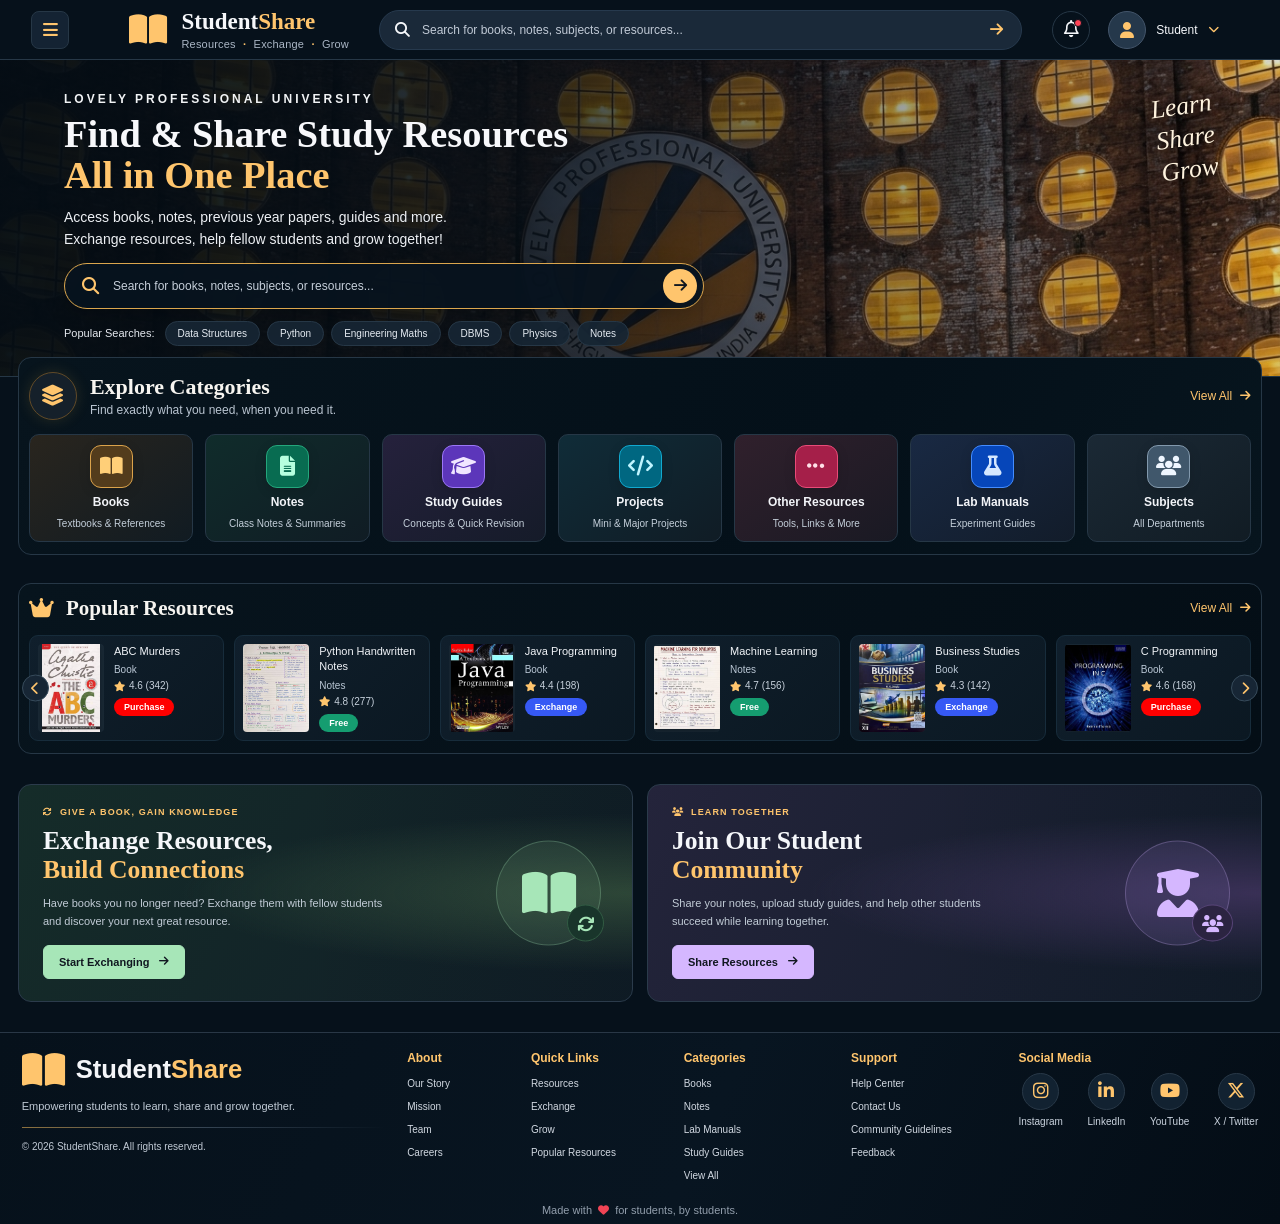
<file: index.html>
<!DOCTYPE html>
<html lang="en">
<head>
    <meta charset="UTF-8">
    <meta name="viewport" content="width=device-width, initial-scale=1.0">
    <title>StudentShare | Academic Resource Exchange</title>
    <link rel="icon" type="image.PNG" href="/Designer (2).png">
    <link rel="stylesheet" href="header.css">
    <link rel="stylesheet" href="hero.css">
    <link rel="stylesheet" href="explore.css">
    <link rel="stylesheet" href="popular.css">
    <link rel="stylesheet" href="banner.css">
    <link rel="stylesheet" href="footer.css">
    <link rel="stylesheet"
          href="https://cdnjs.cloudflare.com/ajax/libs/font-awesome/6.5.2/css/all.min.css">
</head>
<body>

    <header class="navbar">
        <!-- Sidebar Toggle -->
        <button class="menu-toggle"
            id="menuToggle"
            aria-label="Open navigation menu"
            aria-expanded="false"
            aria-controls="sidebar">
            <i class="fa-solid fa-bars"></i>
        </button>

        <!-- Website Branding -->
        <a href="/index.html" class="brand">
            <i class="fa-solid fa-book-open logo-icon"></i>

            <div class="brand-text">
                <h1>Student<span>Share</span></h1>
                <p>Resources <b>·</b> Exchange <b>·</b> Grow</p>
            </div>
        </a>

        <!-- Search Bar -->
        <form class="search-bar" id="searchForm">
            <i class="fa-solid fa-magnifying-glass"></i>

            <input
                type="search"
                id="siteSearch"
                placeholder="Search for books, notes, subjects, or resources..."
                aria-label="Search academic resources"
            >

            <button type="submit" aria-label="Submit search">
                <i class="fa-solid fa-arrow-right"></i>
            </button>
        </form>

        <!-- User Controls -->
        <div class="user-controls">

            <button class="notification-btn"
                    id="notificationBtn"
                    aria-label="Notifications">
                <i class="fa-regular fa-bell"></i>
                <span class="notification-dot"></span>
            </button>

            <button class="profile-btn" id="profileBtn"
                    aria-expanded="false">
                <span class="avatar">
                    <i class="fa-solid fa-user"></i>
                </span>

                <span class="profile-name">Student</span>
                <i class="fa-solid fa-chevron-down profile-arrow"></i>
            </button>

            <div class="profile-menu" id="profileMenu" hidden>
                <a href="#"><i class="fa-regular fa-user"></i> My Profile</a>
                <a href="#"><i class="fa-solid fa-book"></i> My Resources</a>
                <a href="#"><i class="fa-solid fa-right-to-bracket"></i> Login</a>
            </div>

        </div>
    </header>

 

<!-- Navigation Sidebar -->
<aside class="sidebar" id="sidebar" aria-hidden="true">

    <div class="sidebar-background"></div>

    <div class="sidebar-content">

        <div class="sidebar-top">
            <span class="sidebar-label">NAVIGATION</span>

            <button class="sidebar-close" id="sidebarClose"
                    aria-label="Close navigation menu">
                <i class="fa-solid fa-xmark"></i>
            </button>
        </div>

        <nav class="sidebar-nav">

            <a href="/index.html" class="sidebar-link active">
                <i class="fa-solid fa-house"></i>
                <span>Home</span>
            </a>

            <a href="#categories" class="sidebar-link">
                <i class="fa-solid fa-layer-group"></i>
                <span>Explore Categories</span>
            </a>

            <div class="sidebar-divider"></div>

            <span class="sidebar-label">RESOURCES</span>

            <a href="/Explore Categories/books/books.html" class="sidebar-link">
                <i class="fa-solid fa-book-open"></i>
                <span>Books</span>
            </a>

            <a href="/Explore Categories/notes/notes.html" class="sidebar-link">
                <i class="fa-solid fa-file-lines"></i>
                <span>Notes</span>
            </a>

            <a href="/Explore Categories/guides manuals subjects/page.html" class="sidebar-link">
                <i class="fa-solid fa-graduation-cap"></i>
                <span>Study Guides, Lab Manuals, Subjects</span>
            </a>

            <a href="/Explore Categories/guides manuals subjects/manuals.html" class="sidebar-link">
                <i class="fa-solid fa-flask"></i>
                <span>Other Resources</span>
            </a>

            <a href="/Explore Categories/guides manuals subjects/subjects.html" class="sidebar-link">
                <i class="fa-solid fa-book-bookmark"></i>
                <span>Projects</span>
            </a>

            <div class="sidebar-divider"></div>

            <span class="sidebar-label">COMMUNITY</span>

            <a href="#popular-resources" class="sidebar-link">
                <i class="fa-solid fa-fire"></i>
                <span>Popular Resources</span>
            </a>

            <a href="#physical-exchange" class="sidebar-link">
                <i class="fa-solid fa-arrows-rotate"></i>
                <span>Exchange Resources</span>
            </a>

            <a href="#community" class="sidebar-link">
                <i class="fa-solid fa-users"></i>
                <span>Community</span>
            </a>

        </nav>

        <div class="sidebar-brand">
            <i class="fa-solid fa-book-open"></i>

            <div>
                <h3>Student<span>Share</span></h3>
                <p>Resources · Exchange · Grow</p>
            </div>
        </div>

    </div>
</aside>

    
<main>
    <!-- Hero Section -->
    <section class="hero">

        <div class="hero-overlay"></div>

        <div class="hero-content">

            <p class="hero-eyebrow">
                LOVELY PROFESSIONAL UNIVERSITY
            </p>

            <h2>
                Find &amp; Share Study Resources
                <span>All in One Place</span>
            </h2>

            <p class="hero-description">
                Access books, notes, previous year papers, guides and more.
                <br class="desktop-break">
                Exchange resources, help fellow students and grow together!
            </p>

            <!-- Hero Search -->
            <form class="hero-search" id="heroSearchForm">

                <i class="fa-solid fa-magnifying-glass"></i>

                <input
                    type="search"
                    id="heroSearchInput"
                    placeholder="Search for books, notes, subjects, or resources..."
                    aria-label="Search study resources"
                >

                <button type="submit" aria-label="Search">
                    <i class="fa-solid fa-arrow-right"></i>
                </button>

            </form>

            <!-- Popular Search Tags -->
            <div class="popular-searches">

                <span class="popular-label">Popular Searches:</span>

                <button type="button" class="search-chip"
                        data-query="Data Structures">
                    Data Structures
                </button>

                <button type="button" class="search-chip"
                        data-query="Python">
                    Python
                </button>

                <button type="button" class="search-chip"
                        data-query="Engineering Maths">
                    Engineering Maths
                </button>

                <button type="button" class="search-chip"
                        data-query="DBMS">
                    DBMS
                </button>

                <button type="button" class="search-chip"
                        data-query="Physics">
                    Physics
                </button>

                <button type="button" class="search-chip"
                        data-query="Notes">
                    Notes
                </button>

            </div>

        </div>

        <div class="hero-slogan" aria-hidden="true">
            Learn<br>
            Share<br>
            Grow
        </div>

    </section>

    
<!-- Explore Categories Section -->
<section class="categories-section" id="categories">

    <div class="section-heading">
        <div class="heading-left">
            <div class="heading-icon">
                <i class="fa-solid fa-layer-group"></i>
            </div>

            <div>
                <h2>Explore Categories</h2>
                <p>Find exactly what you need, when you need it.</p>
            </div>
        </div>

        <a href="#categories" class="view-all">
            View All <i class="fa-solid fa-arrow-right"></i>
        </a>
    </div>

    <div class="category-grid">

        <a href="/Explore Categories/books/books.html" class="category-card category-books">
            <div class="category-icon">
                <i class="fa-solid fa-book-open"></i>
            </div>
            <h3>Books</h3>
            <p>Textbooks &amp; References</p>
        </a>

        <a href="/Explore Categories/notes/notes.html" class="category-card category-notes">
            <div class="category-icon">
                <i class="fa-solid fa-file-lines"></i>
            </div>
            <h3>Notes</h3>
            <p>Class Notes &amp; Summaries</p>
        </a>

        <a href="/Explore Categories/guides manuals subjects/page.html" class="category-card category-guides">
            <div class="category-icon">
                <i class="fa-solid fa-graduation-cap"></i>
            </div>
            <h3>Study Guides</h3>
            <p>Concepts &amp; Quick Revision</p>
        </a>

        <a href="#projects" class="category-card category-projects" id="projects">
            <div class="category-icon">
                <i class="fa-solid fa-code"></i>
            </div>
            <h3>Projects</h3>
            <p>Mini &amp; Major Projects</p>
        </a>

        <a href="#other-resources"
           class="category-card category-other" id="other_resources">
            <div class="category-icon">
                <i class="fa-solid fa-ellipsis"></i>
            </div>
            <h3>Other Resources</h3>
            <p>Tools, Links &amp; More</p>
        </a>

        <a href="/Explore Categories/guides manuals subjects/manuals.html"
           class="category-card category-labs">
            <div class="category-icon">
                <i class="fa-solid fa-flask"></i>
            </div>
            <h3>Lab Manuals</h3>
            <p>Experiment Guides</p>
        </a>

        <a href="/Explore Categories/guides manuals subjects/subjects.html" class="category-card category-subjects">
            <div class="category-icon">
                <i class="fa-solid fa-users"></i>
            </div>
            <h3>Subjects</h3>
            <p>All Departments</p>
        </a>

    </div>

</section>


<!-- Popular Resources Section -->
<section class="popular-section" id="popular-resources">

    <div class="popular-header">
        <div class="popular-title">
            <i class="fa-solid fa-crown"></i>
            <h2>Popular Resources</h2>
        </div>

        <a href="#popular-resources" class="popular-view-all">
            View All <i class="fa-solid fa-arrow-right"></i>
        </a>
    </div>

    <div class="popular-carousel-wrapper">

        <button class="carousel-arrow carousel-prev"
                id="popularPrev"
                aria-label="Previous resources">
            <i class="fa-solid fa-chevron-left"></i>
        </button>

        <div class="popular-carousel" id="popularCarousel">

            <!-- Resource 1 -->
            <article class="popular-card">
                <div class="popular-cover">
                    <img src="/books/abc murder.jpeg"
                         alt="Let Us C textbook cover">
                </div>

                <div class="popular-info">
                    <h3>ABC Murders</h3>
                    <p class="resource-type">Book</p>

                    <div class="resource-rating">
                        <i class="fa-solid fa-star"></i>
                        <span>4.6 (342)</span>
                    </div>

                    <a href="/book/abcmurders.html">
                    <span style="background-color: red;" class="resource-status status-free">Purchase</span>
                    </a>
                </div>
            </article>

            <!-- Resource 2 -->
            <article class="popular-card">
                <div class="popular-cover">
                    <img src="/books/python notes.jpeg"
                         alt="Physics handwritten notes cover">
                </div>

                <div class="popular-info">
                    <h3>Python Handwritten Notes</h3>
                    <p class="resource-type">Notes</p>

                    <div class="resource-rating">
                        <i class="fa-solid fa-star"></i>
                        <span>4.8 (277)</span>
                    </div>

                    <a href="/book/python-notes.html">
                    <span class="resource-status status-free">Free</span>
                    </a>
                </div>
            </article>

            <!-- Resource 3 -->
            <article class="popular-card">
                <div class="popular-cover">
                    <img src="/books/java.jpeg"
                         alt="Java programming textbook cover">
                </div>

                <div class="popular-info">
                    <h3>Java Programming</h3>
                    <p class="resource-type">Book</p>

                    <div class="resource-rating">
                        <i class="fa-solid fa-star"></i>
                        <span>4.4 (198)</span>
                    </div>

                    <a href="/book/java-programming.html">
                    <span class="resource-status status-exchange">Exchange</span>
                    </a>
                </div>
            </article>

            <!-- Resource 4 -->
            <article class="popular-card">
                <div class="popular-cover">
                    <img src="/books/machine learning.jpeg"
                         alt="Machine learning notes cover">
                </div>

                <div class="popular-info">
                    <h3>Machine Learning</h3>
                    <p class="resource-type">Notes</p>

                    <div class="resource-rating">
                        <i class="fa-solid fa-star"></i>
                        <span>4.7 (156)</span>
                    </div>

                    <a href="/book/machine-learning.html">
                    <span class="resource-status status-free">Free</span>
                    </a>
                </div>
            </article>

            <!-- Resource 5 -->
            <article class="popular-card">
                <div class="popular-cover">
                    <img src="/books/buisness studies.jpeg"
                         alt="Business studies textbook cover">
                </div>

                <div class="popular-info">
                    <h3>Business Studies</h3>
                    <p class="resource-type">Book</p>

                    <div class="resource-rating">
                        <i class="fa-solid fa-star"></i>
                        <span>4.3 (142)</span>
                    </div>

                    <a href="/book/business-studies.html">
                    <span class="resource-status status-exchange">Exchange</span>
                    </a>
                </div>
            </article>

            <!-- Resource 6 -->
            <article class="popular-card">
                <div class="popular-cover">
                    <img src="/books/c programming.jpeg"
                         alt="Engineering mathematics textbook cover">
                </div>

                <div class="popular-info">
                    <h3>C Programming</h3>
                    <p class="resource-type">Book</p>

                    <div class="resource-rating">
                        <i class="fa-solid fa-star"></i>
                        <span>4.6 (168)</span>
                    </div>

                    <a href="/book/c-programming.html">
                    <span style="background-color: red;" class="resource-status status-free">Purchase</span>
                    </a>
                </div>
            </article>

            

        </div>

        <button class="carousel-arrow carousel-next"
                id="popularNext"
                aria-label="Next resources">
            <i class="fa-solid fa-chevron-right"></i>
        </button>

    </div>

</section>


<!-- Exchange & Community Banners -->
<section class="promo-section">

    <!-- Physical Exchange Banner -->
    <article class="promo-card exchange-promo">

        <div class="promo-content">
            <span class="promo-eyebrow">
                <i class="fa-solid fa-arrows-rotate"></i>
                GIVE A BOOK, GAIN KNOWLEDGE
            </span>

            <h2>
                Exchange Resources,<br>
                <span>Build Connections</span>
            </h2>

            <p>
                Have books you no longer need? Exchange them with
                fellow students and discover your next great resource.
            </p>

            <a href="#physical-exchange" class="promo-btn">
                Start Exchanging
                <i class="fa-solid fa-arrow-right"></i>
            </a>
        </div>

        <div class="promo-illustration exchange-illustration"
             aria-hidden="true">
            <i class="fa-solid fa-book-open"></i>
            <i class="fa-solid fa-arrows-rotate exchange-symbol"></i>
        </div>

    </article>

    <!-- Digital Community Banner -->
    <article class="promo-card community-promo">

        <div class="promo-content">
            <span class="promo-eyebrow">
                <i class="fa-solid fa-users"></i>
                LEARN TOGETHER
            </span>

            <h2>
                Join Our Student<br>
                <span>Community</span>
            </h2>

            <p>
                Share your notes, upload study guides, and help
                other students succeed while learning together.
            </p>

            <a href="#digital-resources" class="promo-btn" id="promoBtn">
                Share Resources
                <i class="fa-solid fa-arrow-right"></i>
            </a>
        </div>

        <div class="promo-illustration community-illustration"
             aria-hidden="true">
            <i class="fa-solid fa-user-graduate"></i>
            <i class="fa-solid fa-users community-symbol"></i>
        </div>

    </article>

</section>

</main>


<!-- ========================================
     STUDENTSHARE FOOTER
======================================== -->

<footer class="site-footer">

    <div class="footer-main">

        <!-- Brand Column -->
        <div class="footer-brand">

            <a href="#" class="footer-logo">
                <i class="fa-solid fa-book-open"></i>

                <span>Student<span class="footer-gold">Share</span></span>
            </a>

            <p class="footer-tagline">
                Empowering students to learn, share and grow together.
            </p>

            <div class="footer-divider"></div>

            <p class="footer-copyright">
                © 2026 StudentShare. All rights reserved.
            </p>

        </div>

        <!-- About -->
        <div class="footer-column">
            <h3>About</h3>
            <ul>
                <li><a href="#about">Our Story</a></li>
                <li><a href="#about">Mission</a></li>
                <li><a href="#community">Team</a></li>
                <li><a href="#community">Careers</a></li>
            </ul>
        </div>

        <!-- Quick Links -->
        <div class="footer-column">
            <h3>Quick Links</h3>
            <ul>
                <li><a href="#categories">Resources</a></li>
                <li><a href="#physical-exchange">Exchange</a></li>
                <li><a href="#community">Grow</a></li>
                <li><a href="#popular-resources">Popular Resources</a></li>
            </ul>
        </div>

        <!-- Categories -->
        <div class="footer-column">
            <h3>Categories</h3>
            <ul>
                <li><a href="/Explore Categories/books/books.html">Books</a></li>
                <li><a href="/Explore Categories/notes/notes.html">Notes</a></li>
                <li><a href="/Explore Categories/guides manuals subjects/manuals.html">Lab Manuals</a></li>
                <li><a href="/Explore Categories/guides manuals subjects/guides.js">Study Guides</a></li>
                <li><a href="#categories">View All</a></li>
            </ul>
        </div>

        <!-- Support -->
        <div class="footer-column">
            <h3>Support</h3>
            <ul>
                <li><a href="#help">Help Center</a></li>
                <li><a href="#contact">Contact Us</a></li>
                <li><a href="#guidelines">Community Guidelines</a></li>
                <li><a href="#feedback">Feedback</a></li>
            </ul>
        </div>

        <!-- Social Media -->
        <div class="footer-social">
            <h3>Social Media</h3>

            <div class="social-links">

                <a href="https://www.instagram.com/"
                   target="_blank" rel="noopener noreferrer"
                   aria-label="Instagram">
                    <i class="fa-brands fa-instagram"></i>
                    <span>Instagram</span>
                </a>

                <a href="https://www.linkedin.com/"
                   target="_blank" rel="noopener noreferrer"
                   aria-label="LinkedIn">
                    <i class="fa-brands fa-linkedin-in"></i>
                    <span>LinkedIn</span>
                </a>

                <a href="https://www.youtube.com/"
                   target="_blank" rel="noopener noreferrer"
                   aria-label="YouTube">
                    <i class="fa-brands fa-youtube"></i>
                    <span>YouTube</span>
                </a>

                <a href="https://x.com/"
                   target="_blank" rel="noopener noreferrer"
                   aria-label="X">
                    <i class="fa-brands fa-x-twitter"></i>
                    <span>X / Twitter</span>
                </a>

            </div>
        </div>

    </div>

    <!-- Bottom Footer Line -->
    <div class="footer-bottom">
        <p>Made with <i class="fa-solid fa-heart"></i> for students, by students.</p>
    </div>

</footer>


    <script src="index.js"></script>
</body>
</html>
</file>
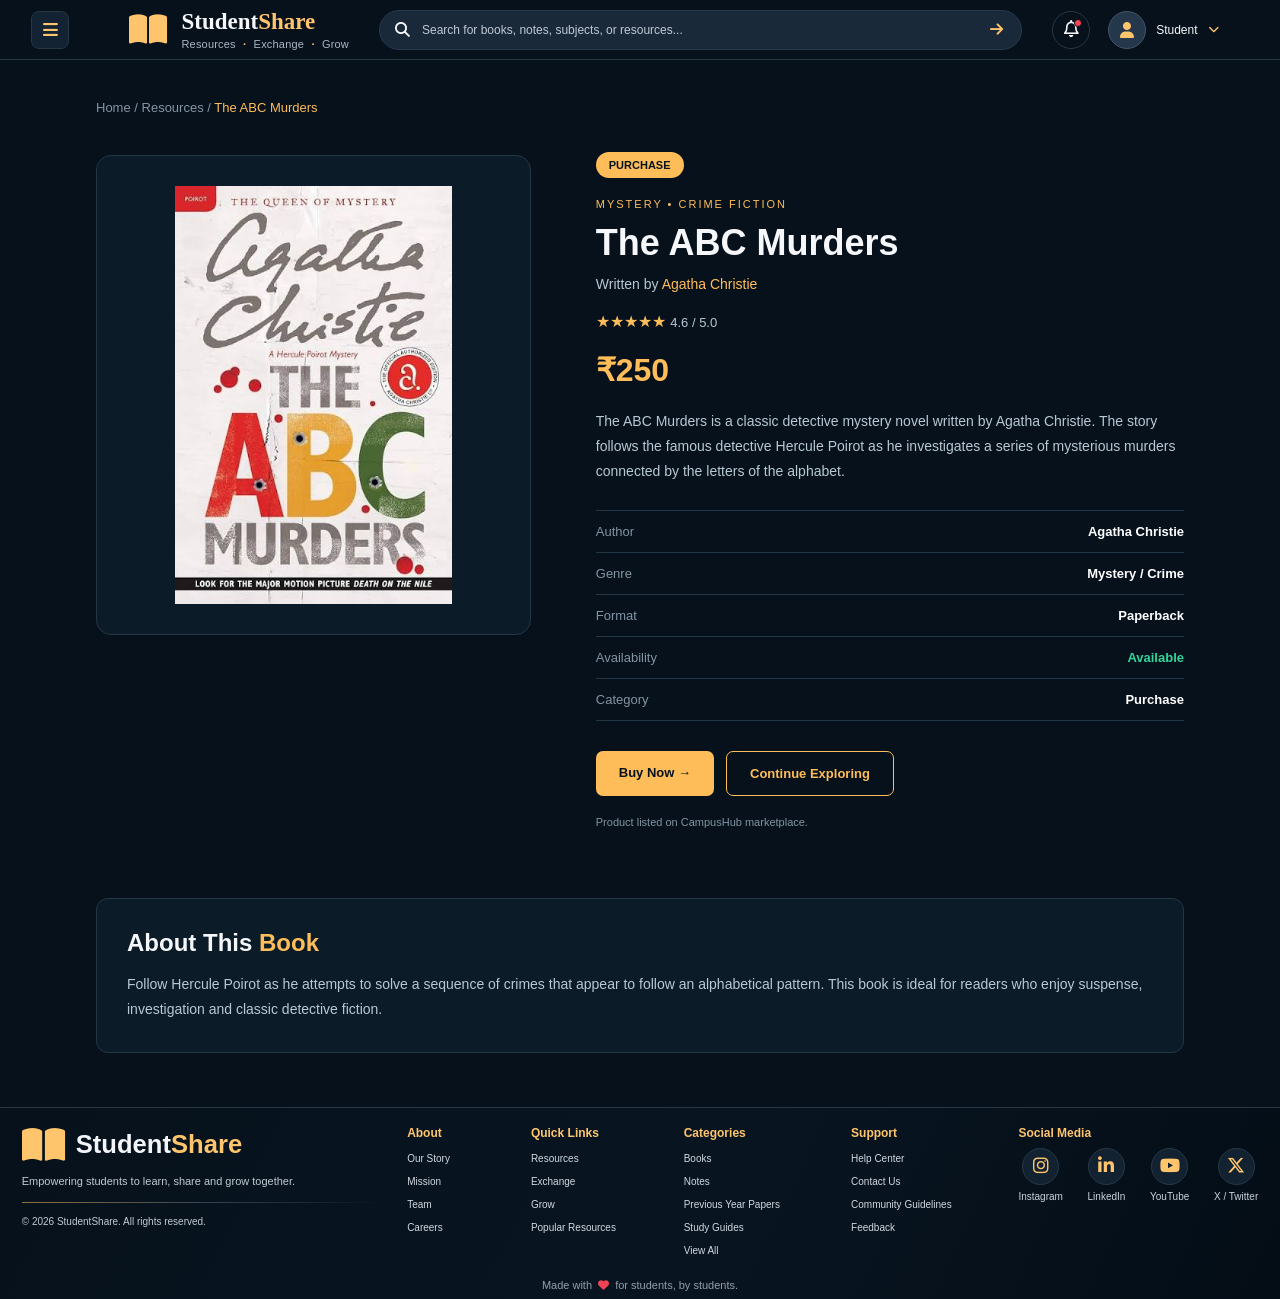
<file: book/abcmurders.html>
<!DOCTYPE html>
<html lang="en">
<head>
    <meta charset="UTF-8">
    <meta name="viewport" content="width=device-width, initial-scale=1.0">
    <title>The ABC Murders | CampusHub</title>
    <link rel="icon" type="image.PNG" href="/Designer (2).png">
    <link rel="stylesheet" href="abcmurders.css">
    <link rel="stylesheet" href="header.css">
    <link rel="stylesheet" href="footer.css">
    <link rel="stylesheet"
          href="https://cdnjs.cloudflare.com/ajax/libs/font-awesome/6.5.2/css/all.min.css">
</head>
<body>

<header class="navbar">
        <!-- Sidebar Toggle -->
        <button class="menu-toggle"
            id="menuToggle"
            aria-label="Open navigation menu"
            aria-expanded="false"
            aria-controls="sidebar">
            <i class="fa-solid fa-bars"></i>
        </button>

        <!-- Website Branding -->
        <a href="/index.html" class="brand">
            <i class="fa-solid fa-book-open logo-icon"></i>

            <div class="brand-text">
                <h1>Student<span>Share</span></h1>
                <p>Resources <b>·</b> Exchange <b>·</b> Grow</p>
            </div>
        </a>

        <!-- Search Bar -->
        <form class="search-bar" id="searchForm">
            <i class="fa-solid fa-magnifying-glass"></i>

            <input
                type="search"
                id="siteSearch"
                placeholder="Search for books, notes, subjects, or resources..."
                aria-label="Search academic resources"
            >

            <button type="submit" aria-label="Submit search">
                <i class="fa-solid fa-arrow-right"></i>
            </button>
        </form>

        <!-- User Controls -->
        <div class="user-controls">

            <button class="notification-btn"
                    id="notificationBtn"
                    aria-label="Notifications">
                <i class="fa-regular fa-bell"></i>
                <span class="notification-dot"></span>
            </button>

            <button class="profile-btn" id="profileBtn"
                    aria-expanded="false">
                <span class="avatar">
                    <i class="fa-solid fa-user"></i>
                </span>

                <span class="profile-name">Student</span>
                <i class="fa-solid fa-chevron-down profile-arrow"></i>
            </button>

            <div class="profile-menu" id="profileMenu" hidden>
                <a href="#"><i class="fa-regular fa-user"></i> My Profile</a>
                <a href="#"><i class="fa-solid fa-book"></i> My Resources</a>
                <a href="#"><i class="fa-solid fa-right-to-bracket"></i> Login</a>
            </div>

        </div>
    </header>

 

<!-- Navigation Sidebar -->
<aside class="sidebar" id="sidebar" aria-hidden="true">

    <div class="sidebar-background"></div>

    <div class="sidebar-content">

        <div class="sidebar-top">
            <span class="sidebar-label">NAVIGATION</span>

            <button class="sidebar-close" id="sidebarClose"
                    aria-label="Close navigation menu">
                <i class="fa-solid fa-xmark"></i>
            </button>
        </div>

        <nav class="sidebar-nav">

            <a href="/index.html" class="sidebar-link">
                <i class="fa-solid fa-house"></i>
                <span>Home</span>
            </a>

            <a href="#categories" class="sidebar-link">
                <i class="fa-solid fa-layer-group"></i>
                <span>Explore Categories</span>
            </a>

            <div class="sidebar-divider"></div>

            <span class="sidebar-label">RESOURCES</span>

            <a href="/Explore Categories/books/books.html" class="sidebar-link">
                <i class="fa-solid fa-book-open"></i>
                <span>Books</span>
            </a>

            <a href="/Explore Categories/notes/notes.html" class="sidebar-link">
                <i class="fa-solid fa-file-lines"></i>
                <span>Notes</span>
            </a>

            <a href="/Explore Categories/guides manuals subjects/page.html" class="sidebar-link">
                <i class="fa-solid fa-graduation-cap"></i>
                <span>Study Guides, Lab Manuals, Subjects</span>
            </a>

            <a href="/Explore Categories/guides manuals subjects/manuals.html" class="sidebar-link">
                <i class="fa-solid fa-flask"></i>
                <span>Other Resources</span>
            </a>

            <a href="/Explore Categories/guides manuals subjects/subjects.html" class="sidebar-link">
                <i class="fa-solid fa-book-bookmark"></i>
                <span>Projects</span>
            </a>

            <div class="sidebar-divider"></div>

            <span class="sidebar-label">COMMUNITY</span>

            <a href="#popular-resources" class="sidebar-link active">
                <i class="fa-solid fa-fire"></i>
                <span>Popular Resources</span>
            </a>

            <a href="#physical-exchange" class="sidebar-link">
                <i class="fa-solid fa-arrows-rotate"></i>
                <span>Exchange Resources</span>
            </a>

            <a href="#community" class="sidebar-link">
                <i class="fa-solid fa-users"></i>
                <span>Community</span>
            </a>

        </nav>

        <div class="sidebar-brand">
            <i class="fa-solid fa-book-open"></i>

            <div>
                <h3>Student<span>Share</span></h3>
                <p>Resources · Exchange · Grow</p>
            </div>
        </div>

    </div>
</aside>

<main class="container">

    <div class="breadcrumb">
        Home / Resources / <span>The ABC Murders</span>
    </div>

    <section class="details">

        <div class="image-section">
            <div class="image-box">
                <img src="/books/abc murder.jpeg"
                     alt="The ABC Murders">
            </div>
        </div>

        <div class="info-section">

            <span class="category">PURCHASE</span>

            <p class="subtitle">MYSTERY • CRIME FICTION</p>

            <h1>The ABC Murders</h1>

            <p class="author">Written by <span>Agatha Christie</span></p>

            <div class="rating">
                ★★★★★ <span>4.6 / 5.0</span>
            </div>

            <div class="price">₹250</div>

            <p class="description">
                The ABC Murders is a classic detective mystery novel
                written by Agatha Christie. The story follows the
                famous detective Hercule Poirot as he investigates
                a series of mysterious murders connected by the
                letters of the alphabet.
            </p>

            <div class="specifications">
                <div><span>Author</span><strong>Agatha Christie</strong></div>
                <div><span>Genre</span><strong>Mystery / Crime</strong></div>
                <div><span>Format</span><strong>Paperback</strong></div>
                <div><span>Availability</span><strong class="available">Available</strong></div>
                <div><span>Category</span><strong>Purchase</strong></div>
            </div>

            <div class="actions">
                <a href="#" class="buy-btn">Buy Now →</a>
                <a href="products.html" class="back-btn">Continue Exploring</a>
            </div>

            <p class="note">Product listed on CampusHub marketplace.</p>

        </div>
    </section>

    <section class="about" id="about">
        <h2>About This <span>Book</span></h2>
        <p>
            Follow Hercule Poirot as he attempts to solve a sequence
            of crimes that appear to follow an alphabetical pattern.
            This book is ideal for readers who enjoy suspense,
            investigation and classic detective fiction.
        </p>
    </section>

</main>

<footer class="site-footer compact-footer">

    <div class="footer-main">

        <!-- Brand Column -->
        <div class="footer-brand">

            <a href="#" class="footer-logo">
                <i class="fa-solid fa-book-open" aria-hidden="true"></i>

                <span>Student<span class="footer-gold">Share</span></span>
            </a>

            <p class="footer-tagline">
                Empowering students to learn, share and grow together.
            </p>

            <div class="footer-divider"></div>

            <p class="footer-copyright">
                © 2026 StudentShare. All rights reserved.
            </p>

        </div>

        <!-- About -->
        <div class="footer-column">
            <h3>About</h3>
            <ul>
                <li><a href="#about">Our Story</a></li>
                <li><a href="#about">Mission</a></li>
                <li><a href="#community">Team</a></li>
                <li><a href="#community">Careers</a></li>
            </ul>
        </div>

        <!-- Quick Links -->
        <div class="footer-column">
            <h3>Quick Links</h3>
            <ul>
                <li><a href="#categories">Resources</a></li>
                <li><a href="#physical-exchange">Exchange</a></li>
                <li><a href="#community">Grow</a></li>
                <li><a href="#popular-resources">Popular Resources</a></li>
            </ul>
        </div>

        <!-- Categories -->
        <div class="footer-column">
            <h3>Categories</h3>
            <ul>
                <li><a href="#books">Books</a></li>
                <li><a href="#notes">Notes</a></li>
                <li><a href="#papers">Previous Year Papers</a></li>
                <li><a href="#guides">Study Guides</a></li>
                <li><a href="#categories">View All</a></li>
            </ul>
        </div>

        <!-- Support -->
        <div class="footer-column">
            <h3>Support</h3>
            <ul>
                <li><a href="#help">Help Center</a></li>
                <li><a href="#contact">Contact Us</a></li>
                <li><a href="#guidelines">Community Guidelines</a></li>
                <li><a href="#feedback">Feedback</a></li>
            </ul>
        </div>

        <!-- Social Media -->
        <div class="footer-social">
            <h3>Social Media</h3>

            <div class="social-links">

                <a href="https://www.instagram.com/"
                   target="_blank" rel="noopener noreferrer"
                   aria-label="Instagram">
                    <i class="fa-brands fa-instagram"></i>
                    <span>Instagram</span>
                </a>

                <a href="https://www.linkedin.com/"
                   target="_blank" rel="noopener noreferrer"
                   aria-label="LinkedIn">
                    <i class="fa-brands fa-linkedin-in"></i>
                    <span>LinkedIn</span>
                </a>

                <a href="https://www.youtube.com/"
                   target="_blank" rel="noopener noreferrer"
                   aria-label="YouTube">
                    <i class="fa-brands fa-youtube"></i>
                    <span>YouTube</span>
                </a>

                <a href="https://x.com/"
                   target="_blank" rel="noopener noreferrer"
                   aria-label="X">
                    <i class="fa-brands fa-x-twitter"></i>
                    <span>X / Twitter</span>
                </a>

            </div>
        </div>

    </div>

    <div class="footer-bottom">
        <p>Made with <i class="fa-solid fa-heart"></i> for students, by students.</p>
    </div>

</footer>

<script src="/Explore Categories/header.js"></script>
</body>
</html>
</file>
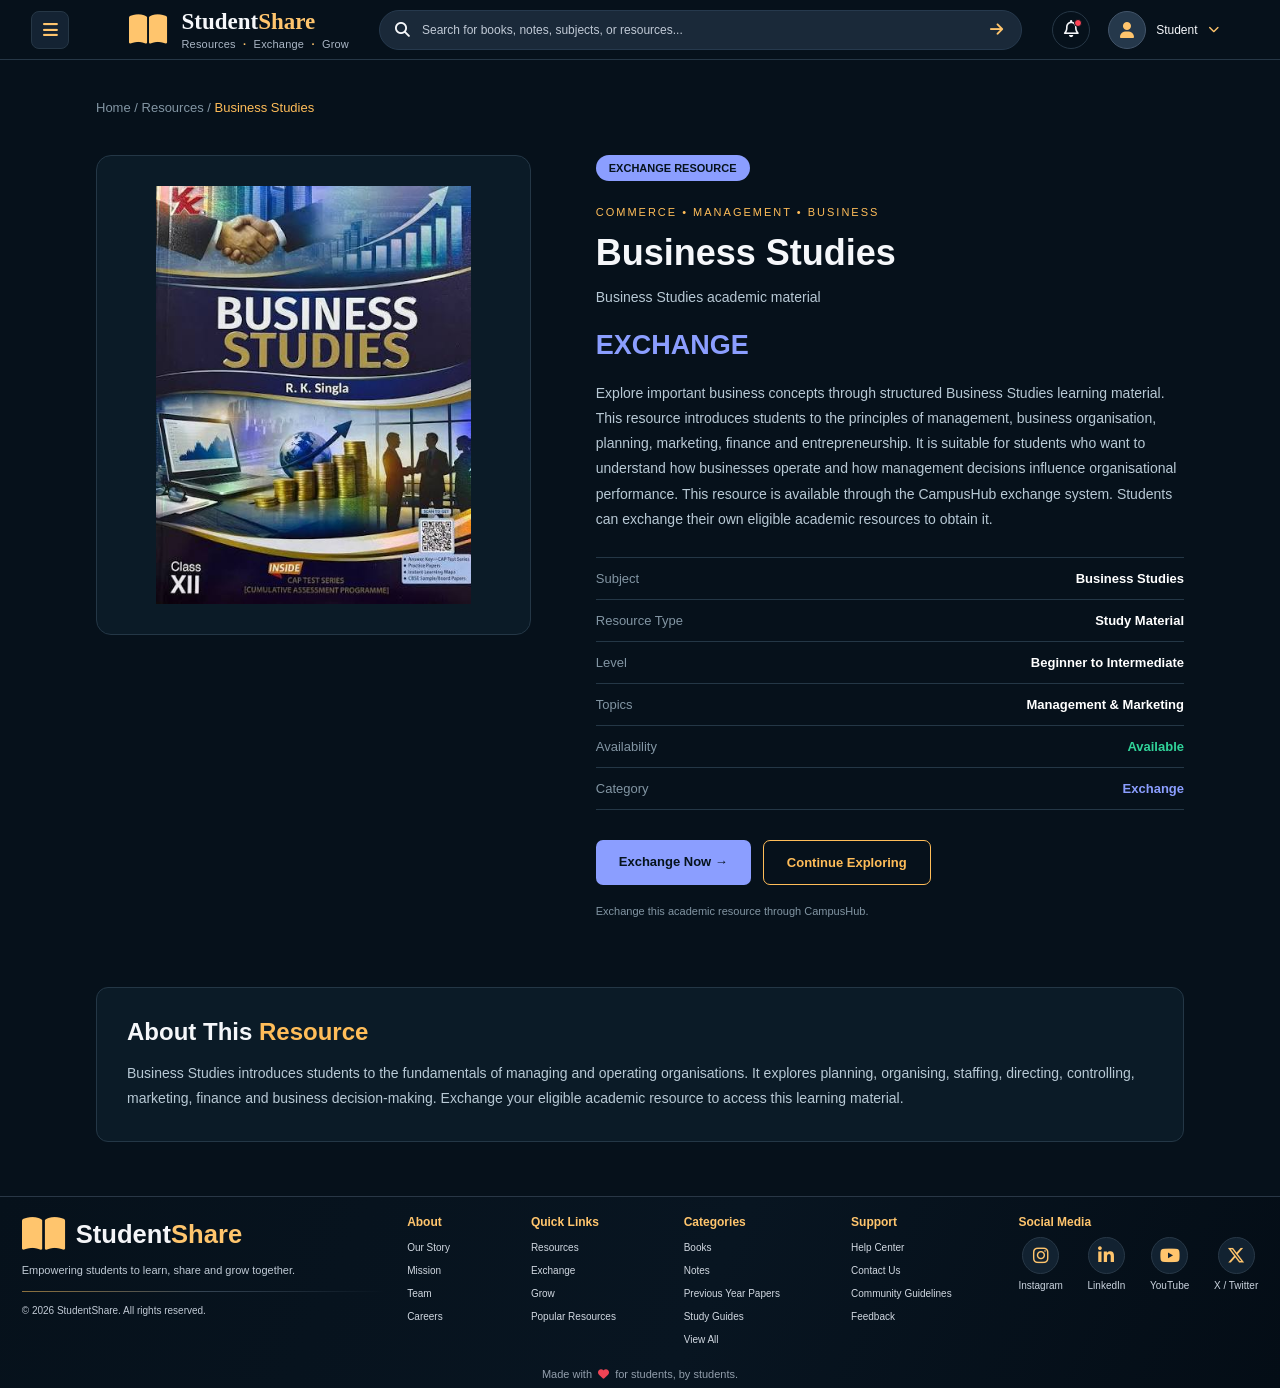
<file: book/business-studies.html>
<!DOCTYPE html>
<html lang="en">
<head>
    <meta charset="UTF-8">
    <meta name="viewport" content="width=device-width, initial-scale=1.0">
    <title>Business Studies | CampusHub</title>
    <link rel="icon" type="image.PNG" href="/Designer (2).png">
    <link rel="stylesheet" href="business-studies.css">
    <link rel="stylesheet" href="header.css">
    <link rel="stylesheet" href="footer.css">
    <link rel="stylesheet"
          href="https://cdnjs.cloudflare.com/ajax/libs/font-awesome/6.5.2/css/all.min.css">
</head>
<body>

<header class="navbar">
        <!-- Sidebar Toggle -->
        <button class="menu-toggle"
            id="menuToggle"
            aria-label="Open navigation menu"
            aria-expanded="false"
            aria-controls="sidebar">
            <i class="fa-solid fa-bars"></i>
        </button>

        <!-- Website Branding -->
        <a href="/index.html" class="brand">
            <i class="fa-solid fa-book-open logo-icon"></i>

            <div class="brand-text">
                <h1>Student<span>Share</span></h1>
                <p>Resources <b>·</b> Exchange <b>·</b> Grow</p>
            </div>
        </a>

        <!-- Search Bar -->
        <form class="search-bar" id="searchForm">
            <i class="fa-solid fa-magnifying-glass"></i>

            <input
                type="search"
                id="siteSearch"
                placeholder="Search for books, notes, subjects, or resources..."
                aria-label="Search academic resources"
            >

            <button type="submit" aria-label="Submit search">
                <i class="fa-solid fa-arrow-right"></i>
            </button>
        </form>

        <!-- User Controls -->
        <div class="user-controls">

            <button class="notification-btn"
                    id="notificationBtn"
                    aria-label="Notifications">
                <i class="fa-regular fa-bell"></i>
                <span class="notification-dot"></span>
            </button>

            <button class="profile-btn" id="profileBtn"
                    aria-expanded="false">
                <span class="avatar">
                    <i class="fa-solid fa-user"></i>
                </span>

                <span class="profile-name">Student</span>
                <i class="fa-solid fa-chevron-down profile-arrow"></i>
            </button>

            <div class="profile-menu" id="profileMenu" hidden>
                <a href="#"><i class="fa-regular fa-user"></i> My Profile</a>
                <a href="#"><i class="fa-solid fa-book"></i> My Resources</a>
                <a href="#"><i class="fa-solid fa-right-to-bracket"></i> Login</a>
            </div>

        </div>
    </header>

 

<!-- Navigation Sidebar -->
<aside class="sidebar" id="sidebar" aria-hidden="true">

    <div class="sidebar-background"></div>

    <div class="sidebar-content">

        <div class="sidebar-top">
            <span class="sidebar-label">NAVIGATION</span>

            <button class="sidebar-close" id="sidebarClose"
                    aria-label="Close navigation menu">
                <i class="fa-solid fa-xmark"></i>
            </button>
        </div>

        <nav class="sidebar-nav">

            <a href="/index.html" class="sidebar-link">
                <i class="fa-solid fa-house"></i>
                <span>Home</span>
            </a>

            <a href="#categories" class="sidebar-link">
                <i class="fa-solid fa-layer-group"></i>
                <span>Explore Categories</span>
            </a>

            <div class="sidebar-divider"></div>

            <span class="sidebar-label">RESOURCES</span>

            <a href="/Explore Categories/books/books.html" class="sidebar-link">
                <i class="fa-solid fa-book-open"></i>
                <span>Books</span>
            </a>

            <a href="/Explore Categories/notes/notes.html" class="sidebar-link">
                <i class="fa-solid fa-file-lines"></i>
                <span>Notes</span>
            </a>

            <a href="/Explore Categories/guides manuals subjects/page.html" class="sidebar-link">
                <i class="fa-solid fa-graduation-cap"></i>
                <span>Study Guides, Lab Manuals, Subjects</span>
            </a>

            <a href="/Explore Categories/guides manuals subjects/manuals.html" class="sidebar-link">
                <i class="fa-solid fa-flask"></i>
                <span>Other Resources</span>
            </a>

            <a href="/Explore Categories/guides manuals subjects/subjects.html" class="sidebar-link">
                <i class="fa-solid fa-book-bookmark"></i>
                <span>Projects</span>
            </a>

            <div class="sidebar-divider"></div>

            <span class="sidebar-label">COMMUNITY</span>

            <a href="#popular-resources" class="sidebar-link active">
                <i class="fa-solid fa-fire"></i>
                <span>Popular Resources</span>
            </a>

            <a href="#physical-exchange" class="sidebar-link">
                <i class="fa-solid fa-arrows-rotate"></i>
                <span>Exchange Resources</span>
            </a>

            <a href="#community" class="sidebar-link">
                <i class="fa-solid fa-users"></i>
                <span>Community</span>
            </a>

        </nav>

        <div class="sidebar-brand">
            <i class="fa-solid fa-book-open"></i>

            <div>
                <h3>Student<span>Share</span></h3>
                <p>Resources · Exchange · Grow</p>
            </div>
        </div>

    </div>
</aside>

<main class="container">

    <div class="breadcrumb">
        Home / Resources / <span>Business Studies</span>
    </div>

    <section class="details">

        <div class="image-section">
            <div class="image-box">
                <img
                    src="/books/buisness studies.jpeg"
                    alt="Business Studies study material">
            </div>
        </div>

        <div class="info-section">

            <span class="category exchange">EXCHANGE RESOURCE</span>

            <p class="subtitle">COMMERCE • MANAGEMENT • BUSINESS</p>

            <h1>Business Studies</h1>

            <p class="author">Business Studies academic material</p>

            <div class="price exchange-price">EXCHANGE</div>

            <p class="description">
                Explore important business concepts through
                structured Business Studies learning material.

                This resource introduces students to the principles
                of management, business organisation, planning,
                marketing, finance and entrepreneurship.

                It is suitable for students who want to understand
                how businesses operate and how management decisions
                influence organisational performance.

                This resource is available through the CampusHub
                exchange system. Students can exchange their own
                eligible academic resources to obtain it.
            </p>

            <div class="specifications">

                <div>
                    <span>Subject</span>
                    <strong>Business Studies</strong>
                </div>

                <div>
                    <span>Resource Type</span>
                    <strong>Study Material</strong>
                </div>

                <div>
                    <span>Level</span>
                    <strong>Beginner to Intermediate</strong>
                </div>

                <div>
                    <span>Topics</span>
                    <strong>Management & Marketing</strong>
                </div>

                <div>
                    <span>Availability</span>
                    <strong class="available">Available</strong>
                </div>

                <div>
                    <span>Category</span>
                    <strong class="exchange-text">Exchange</strong>
                </div>

            </div>

            <div class="actions">
                <a href="#" class="exchange-btn">Exchange Now →</a>
                <a href="products.html" class="back-btn">Continue Exploring</a>
            </div>

            <p class="note">
                Exchange this academic resource through CampusHub.
            </p>

        </div>
    </section>

    <section class="about">
        <h2>About This <span>Resource</span></h2>

        <p>
            Business Studies introduces students to the fundamentals
            of managing and operating organisations. It explores
            planning, organising, staffing, directing, controlling,
            marketing, finance and business decision-making.
            Exchange your eligible academic resource to access
            this learning material.
        </p>
    </section>

</main>

<footer class="site-footer compact-footer">

    <div class="footer-main">

        <!-- Brand Column -->
        <div class="footer-brand">

            <a href="#" class="footer-logo">
                <i class="fa-solid fa-book-open" aria-hidden="true"></i>

                <span>Student<span class="footer-gold">Share</span></span>
            </a>

            <p class="footer-tagline">
                Empowering students to learn, share and grow together.
            </p>

            <div class="footer-divider"></div>

            <p class="footer-copyright">
                © 2026 StudentShare. All rights reserved.
            </p>

        </div>

        <!-- About -->
        <div class="footer-column">
            <h3>About</h3>
            <ul>
                <li><a href="#about">Our Story</a></li>
                <li><a href="#about">Mission</a></li>
                <li><a href="#community">Team</a></li>
                <li><a href="#community">Careers</a></li>
            </ul>
        </div>

        <!-- Quick Links -->
        <div class="footer-column">
            <h3>Quick Links</h3>
            <ul>
                <li><a href="#categories">Resources</a></li>
                <li><a href="#physical-exchange">Exchange</a></li>
                <li><a href="#community">Grow</a></li>
                <li><a href="#popular-resources">Popular Resources</a></li>
            </ul>
        </div>

        <!-- Categories -->
        <div class="footer-column">
            <h3>Categories</h3>
            <ul>
                <li><a href="#books">Books</a></li>
                <li><a href="#notes">Notes</a></li>
                <li><a href="#papers">Previous Year Papers</a></li>
                <li><a href="#guides">Study Guides</a></li>
                <li><a href="#categories">View All</a></li>
            </ul>
        </div>

        <!-- Support -->
        <div class="footer-column">
            <h3>Support</h3>
            <ul>
                <li><a href="#help">Help Center</a></li>
                <li><a href="#contact">Contact Us</a></li>
                <li><a href="#guidelines">Community Guidelines</a></li>
                <li><a href="#feedback">Feedback</a></li>
            </ul>
        </div>

        <!-- Social Media -->
        <div class="footer-social">
            <h3>Social Media</h3>

            <div class="social-links">

                <a href="https://www.instagram.com/"
                   target="_blank" rel="noopener noreferrer"
                   aria-label="Instagram">
                    <i class="fa-brands fa-instagram"></i>
                    <span>Instagram</span>
                </a>

                <a href="https://www.linkedin.com/"
                   target="_blank" rel="noopener noreferrer"
                   aria-label="LinkedIn">
                    <i class="fa-brands fa-linkedin-in"></i>
                    <span>LinkedIn</span>
                </a>

                <a href="https://www.youtube.com/"
                   target="_blank" rel="noopener noreferrer"
                   aria-label="YouTube">
                    <i class="fa-brands fa-youtube"></i>
                    <span>YouTube</span>
                </a>

                <a href="https://x.com/"
                   target="_blank" rel="noopener noreferrer"
                   aria-label="X">
                    <i class="fa-brands fa-x-twitter"></i>
                    <span>X / Twitter</span>
                </a>

            </div>
        </div>

    </div>

    <div class="footer-bottom">
        <p>Made with <i class="fa-solid fa-heart"></i> for students, by students.</p>
    </div>

</footer>

<script src="/Explore Categories/header.js"></script>
</body>
</html>
</file>
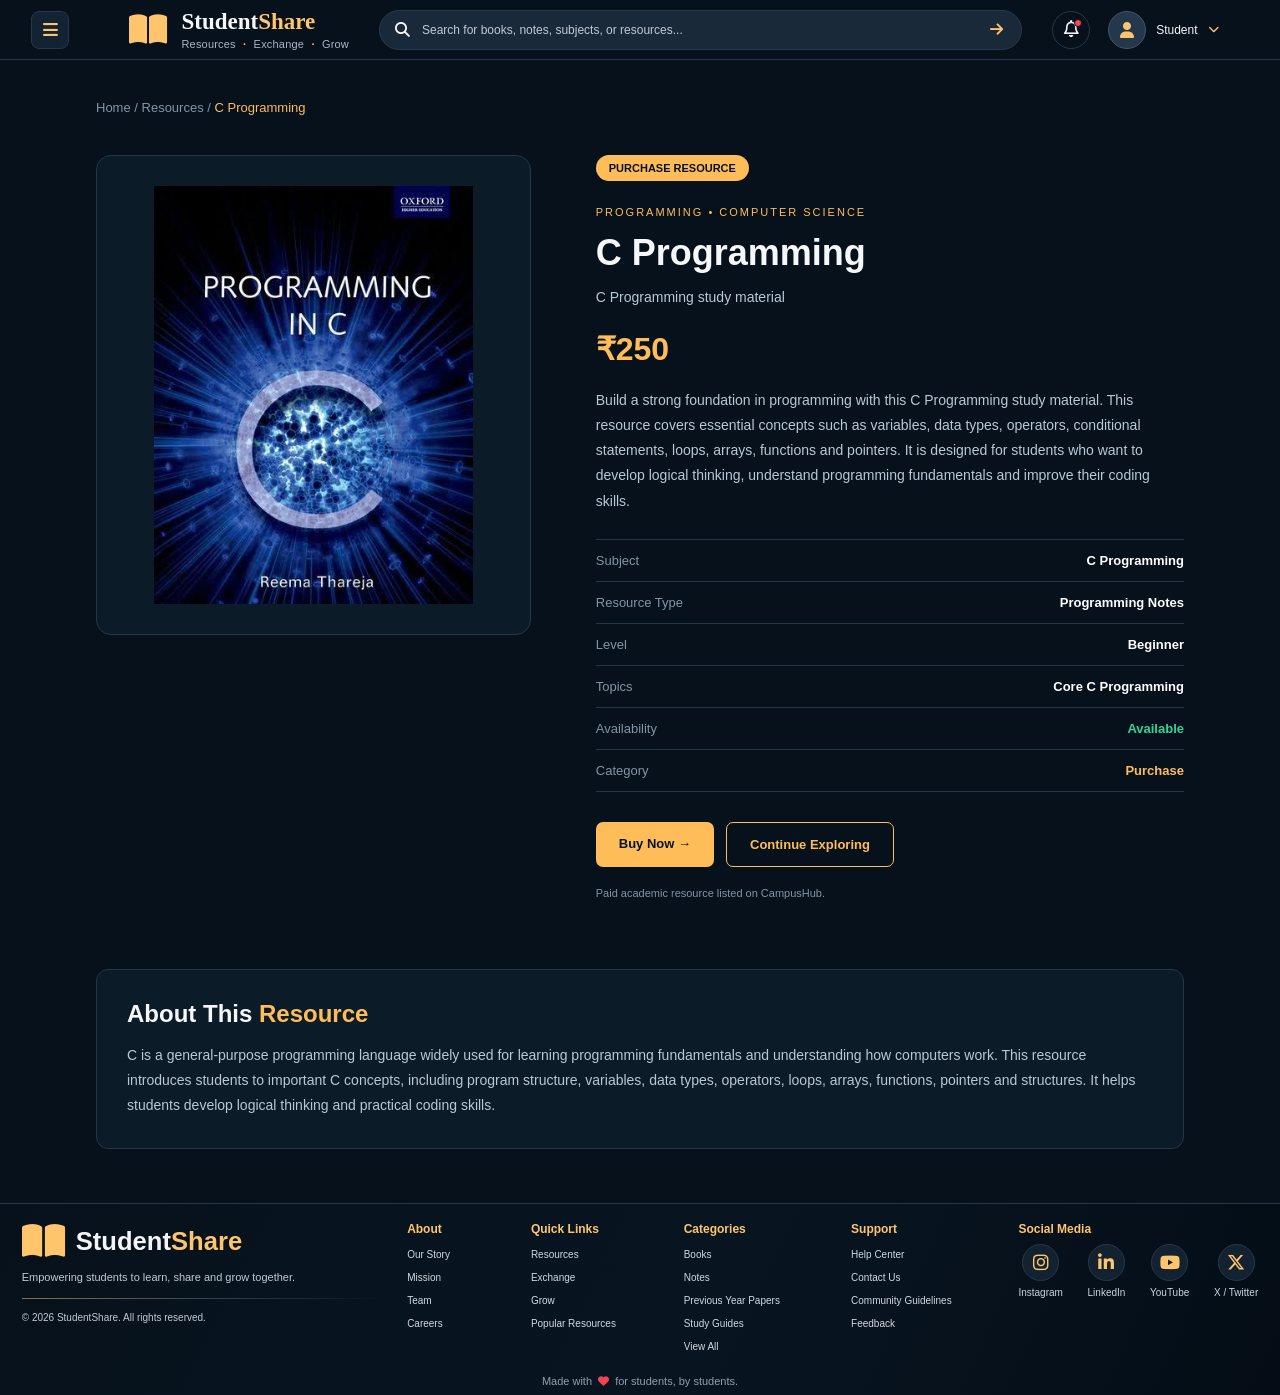
<file: book/c-programming.html>
<!DOCTYPE html>
<html lang="en">
<head>
    <meta charset="UTF-8">
    <meta name="viewport" content="width=device-width, initial-scale=1.0">
    <title>C Programming | CampusHub</title>
    <link rel="icon" type="image.PNG" href="/Designer (2).png">
    <link rel="stylesheet" href="c-programming.css">
    <link rel="stylesheet" href="header.css">
    <link rel="stylesheet" href="footer.css">
    <link rel="stylesheet"
          href="https://cdnjs.cloudflare.com/ajax/libs/font-awesome/6.5.2/css/all.min.css">
</head>
<body>

<header class="navbar">
        <!-- Sidebar Toggle -->
        <button class="menu-toggle"
            id="menuToggle"
            aria-label="Open navigation menu"
            aria-expanded="false"
            aria-controls="sidebar">
            <i class="fa-solid fa-bars"></i>
        </button>

        <!-- Website Branding -->
        <a href="/index.html" class="brand">
            <i class="fa-solid fa-book-open logo-icon"></i>

            <div class="brand-text">
                <h1>Student<span>Share</span></h1>
                <p>Resources <b>·</b> Exchange <b>·</b> Grow</p>
            </div>
        </a>

        <!-- Search Bar -->
        <form class="search-bar" id="searchForm">
            <i class="fa-solid fa-magnifying-glass"></i>

            <input
                type="search"
                id="siteSearch"
                placeholder="Search for books, notes, subjects, or resources..."
                aria-label="Search academic resources"
            >

            <button type="submit" aria-label="Submit search">
                <i class="fa-solid fa-arrow-right"></i>
            </button>
        </form>

        <!-- User Controls -->
        <div class="user-controls">

            <button class="notification-btn"
                    id="notificationBtn"
                    aria-label="Notifications">
                <i class="fa-regular fa-bell"></i>
                <span class="notification-dot"></span>
            </button>

            <button class="profile-btn" id="profileBtn"
                    aria-expanded="false">
                <span class="avatar">
                    <i class="fa-solid fa-user"></i>
                </span>

                <span class="profile-name">Student</span>
                <i class="fa-solid fa-chevron-down profile-arrow"></i>
            </button>

            <div class="profile-menu" id="profileMenu" hidden>
                <a href="#"><i class="fa-regular fa-user"></i> My Profile</a>
                <a href="#"><i class="fa-solid fa-book"></i> My Resources</a>
                <a href="#"><i class="fa-solid fa-right-to-bracket"></i> Login</a>
            </div>

        </div>
    </header>

 

<!-- Navigation Sidebar -->
<aside class="sidebar" id="sidebar" aria-hidden="true">

    <div class="sidebar-background"></div>

    <div class="sidebar-content">

        <div class="sidebar-top">
            <span class="sidebar-label">NAVIGATION</span>

            <button class="sidebar-close" id="sidebarClose"
                    aria-label="Close navigation menu">
                <i class="fa-solid fa-xmark"></i>
            </button>
        </div>

        <nav class="sidebar-nav">

            <a href="/index.html" class="sidebar-link">
                <i class="fa-solid fa-house"></i>
                <span>Home</span>
            </a>

            <a href="#categories" class="sidebar-link">
                <i class="fa-solid fa-layer-group"></i>
                <span>Explore Categories</span>
            </a>

            <div class="sidebar-divider"></div>

            <span class="sidebar-label">RESOURCES</span>

            <a href="/Explore Categories/books/books.html" class="sidebar-link">
                <i class="fa-solid fa-book-open"></i>
                <span>Books</span>
            </a>

            <a href="/Explore Categories/notes/notes.html" class="sidebar-link">
                <i class="fa-solid fa-file-lines"></i>
                <span>Notes</span>
            </a>

            <a href="/Explore Categories/guides manuals subjects/page.html" class="sidebar-link">
                <i class="fa-solid fa-graduation-cap"></i>
                <span>Study Guides, Lab Manuals, Subjects</span>
            </a>

            <a href="/Explore Categories/guides manuals subjects/manuals.html" class="sidebar-link">
                <i class="fa-solid fa-flask"></i>
                <span>Other Resources</span>
            </a>

            <a href="/Explore Categories/guides manuals subjects/subjects.html" class="sidebar-link">
                <i class="fa-solid fa-book-bookmark"></i>
                <span>Projects</span>
            </a>

            <div class="sidebar-divider"></div>

            <span class="sidebar-label">COMMUNITY</span>

            <a href="#popular-resources" class="sidebar-link active">
                <i class="fa-solid fa-fire"></i>
                <span>Popular Resources</span>
            </a>

            <a href="#physical-exchange" class="sidebar-link">
                <i class="fa-solid fa-arrows-rotate"></i>
                <span>Exchange Resources</span>
            </a>

            <a href="#community" class="sidebar-link">
                <i class="fa-solid fa-users"></i>
                <span>Community</span>
            </a>

        </nav>

        <div class="sidebar-brand">
            <i class="fa-solid fa-book-open"></i>

            <div>
                <h3>Student<span>Share</span></h3>
                <p>Resources · Exchange · Grow</p>
            </div>
        </div>

    </div>
</aside>

<main class="container">

    <div class="breadcrumb">
        Home / Resources / <span>C Programming</span>
    </div>

    <section class="details">

        <div class="image-section">
            <div class="image-box">
                <img
                    src="/books/c programming.jpeg"
                    alt="C Programming study material">
            </div>
        </div>

        <div class="info-section">

            <span class="category purchase">PURCHASE RESOURCE</span>

            <p class="subtitle">PROGRAMMING • COMPUTER SCIENCE</p>

            <h1>C Programming</h1>

            <p class="author">C Programming study material</p>

            <div class="price purchase-price">₹250</div>

            <p class="description">
                Build a strong foundation in programming with this
                C Programming study material.

                This resource covers essential concepts such as
                variables, data types, operators, conditional
                statements, loops, arrays, functions and pointers.

                It is designed for students who want to develop
                logical thinking, understand programming fundamentals
                and improve their coding skills.
            </p>

            <div class="specifications">

                <div>
                    <span>Subject</span>
                    <strong>C Programming</strong>
                </div>

                <div>
                    <span>Resource Type</span>
                    <strong>Programming Notes</strong>
                </div>

                <div>
                    <span>Level</span>
                    <strong>Beginner</strong>
                </div>

                <div>
                    <span>Topics</span>
                    <strong>Core C Programming</strong>
                </div>

                <div>
                    <span>Availability</span>
                    <strong class="available">Available</strong>
                </div>

                <div>
                    <span>Category</span>
                    <strong class="purchase-text">Purchase</strong>
                </div>

            </div>

            <div class="actions">
                <a href="#" class="buy-btn">Buy Now →</a>
                <a href="products.html" class="back-btn">Continue Exploring</a>
            </div>

            <p class="note">
                Paid academic resource listed on CampusHub.
            </p>

        </div>
    </section>

    <section class="about">
        <h2>About This <span>Resource</span></h2>

        <p>
            C is a general-purpose programming language widely used
            for learning programming fundamentals and understanding
            how computers work.

            This resource introduces students to important C concepts,
            including program structure, variables, data types,
            operators, loops, arrays, functions, pointers and
            structures. It helps students develop logical thinking
            and practical coding skills.
        </p>
    </section>

</main>

<footer class="site-footer compact-footer">

    <div class="footer-main">

        <!-- Brand Column -->
        <div class="footer-brand">

            <a href="#" class="footer-logo">
                <i class="fa-solid fa-book-open" aria-hidden="true"></i>

                <span>Student<span class="footer-gold">Share</span></span>
            </a>

            <p class="footer-tagline">
                Empowering students to learn, share and grow together.
            </p>

            <div class="footer-divider"></div>

            <p class="footer-copyright">
                © 2026 StudentShare. All rights reserved.
            </p>

        </div>

        <!-- About -->
        <div class="footer-column">
            <h3>About</h3>
            <ul>
                <li><a href="#about">Our Story</a></li>
                <li><a href="#about">Mission</a></li>
                <li><a href="#community">Team</a></li>
                <li><a href="#community">Careers</a></li>
            </ul>
        </div>

        <!-- Quick Links -->
        <div class="footer-column">
            <h3>Quick Links</h3>
            <ul>
                <li><a href="#categories">Resources</a></li>
                <li><a href="#physical-exchange">Exchange</a></li>
                <li><a href="#community">Grow</a></li>
                <li><a href="#popular-resources">Popular Resources</a></li>
            </ul>
        </div>

        <!-- Categories -->
        <div class="footer-column">
            <h3>Categories</h3>
            <ul>
                <li><a href="#books">Books</a></li>
                <li><a href="#notes">Notes</a></li>
                <li><a href="#papers">Previous Year Papers</a></li>
                <li><a href="#guides">Study Guides</a></li>
                <li><a href="#categories">View All</a></li>
            </ul>
        </div>

        <!-- Support -->
        <div class="footer-column">
            <h3>Support</h3>
            <ul>
                <li><a href="#help">Help Center</a></li>
                <li><a href="#contact">Contact Us</a></li>
                <li><a href="#guidelines">Community Guidelines</a></li>
                <li><a href="#feedback">Feedback</a></li>
            </ul>
        </div>

        <!-- Social Media -->
        <div class="footer-social">
            <h3>Social Media</h3>

            <div class="social-links">

                <a href="https://www.instagram.com/"
                   target="_blank" rel="noopener noreferrer"
                   aria-label="Instagram">
                    <i class="fa-brands fa-instagram"></i>
                    <span>Instagram</span>
                </a>

                <a href="https://www.linkedin.com/"
                   target="_blank" rel="noopener noreferrer"
                   aria-label="LinkedIn">
                    <i class="fa-brands fa-linkedin-in"></i>
                    <span>LinkedIn</span>
                </a>

                <a href="https://www.youtube.com/"
                   target="_blank" rel="noopener noreferrer"
                   aria-label="YouTube">
                    <i class="fa-brands fa-youtube"></i>
                    <span>YouTube</span>
                </a>

                <a href="https://x.com/"
                   target="_blank" rel="noopener noreferrer"
                   aria-label="X">
                    <i class="fa-brands fa-x-twitter"></i>
                    <span>X / Twitter</span>
                </a>

            </div>
        </div>

    </div>

    <div class="footer-bottom">
        <p>Made with <i class="fa-solid fa-heart"></i> for students, by students.</p>
    </div>

</footer>

<script src="/Explore Categories/header.js"></script>
</body>
</html>
</file>
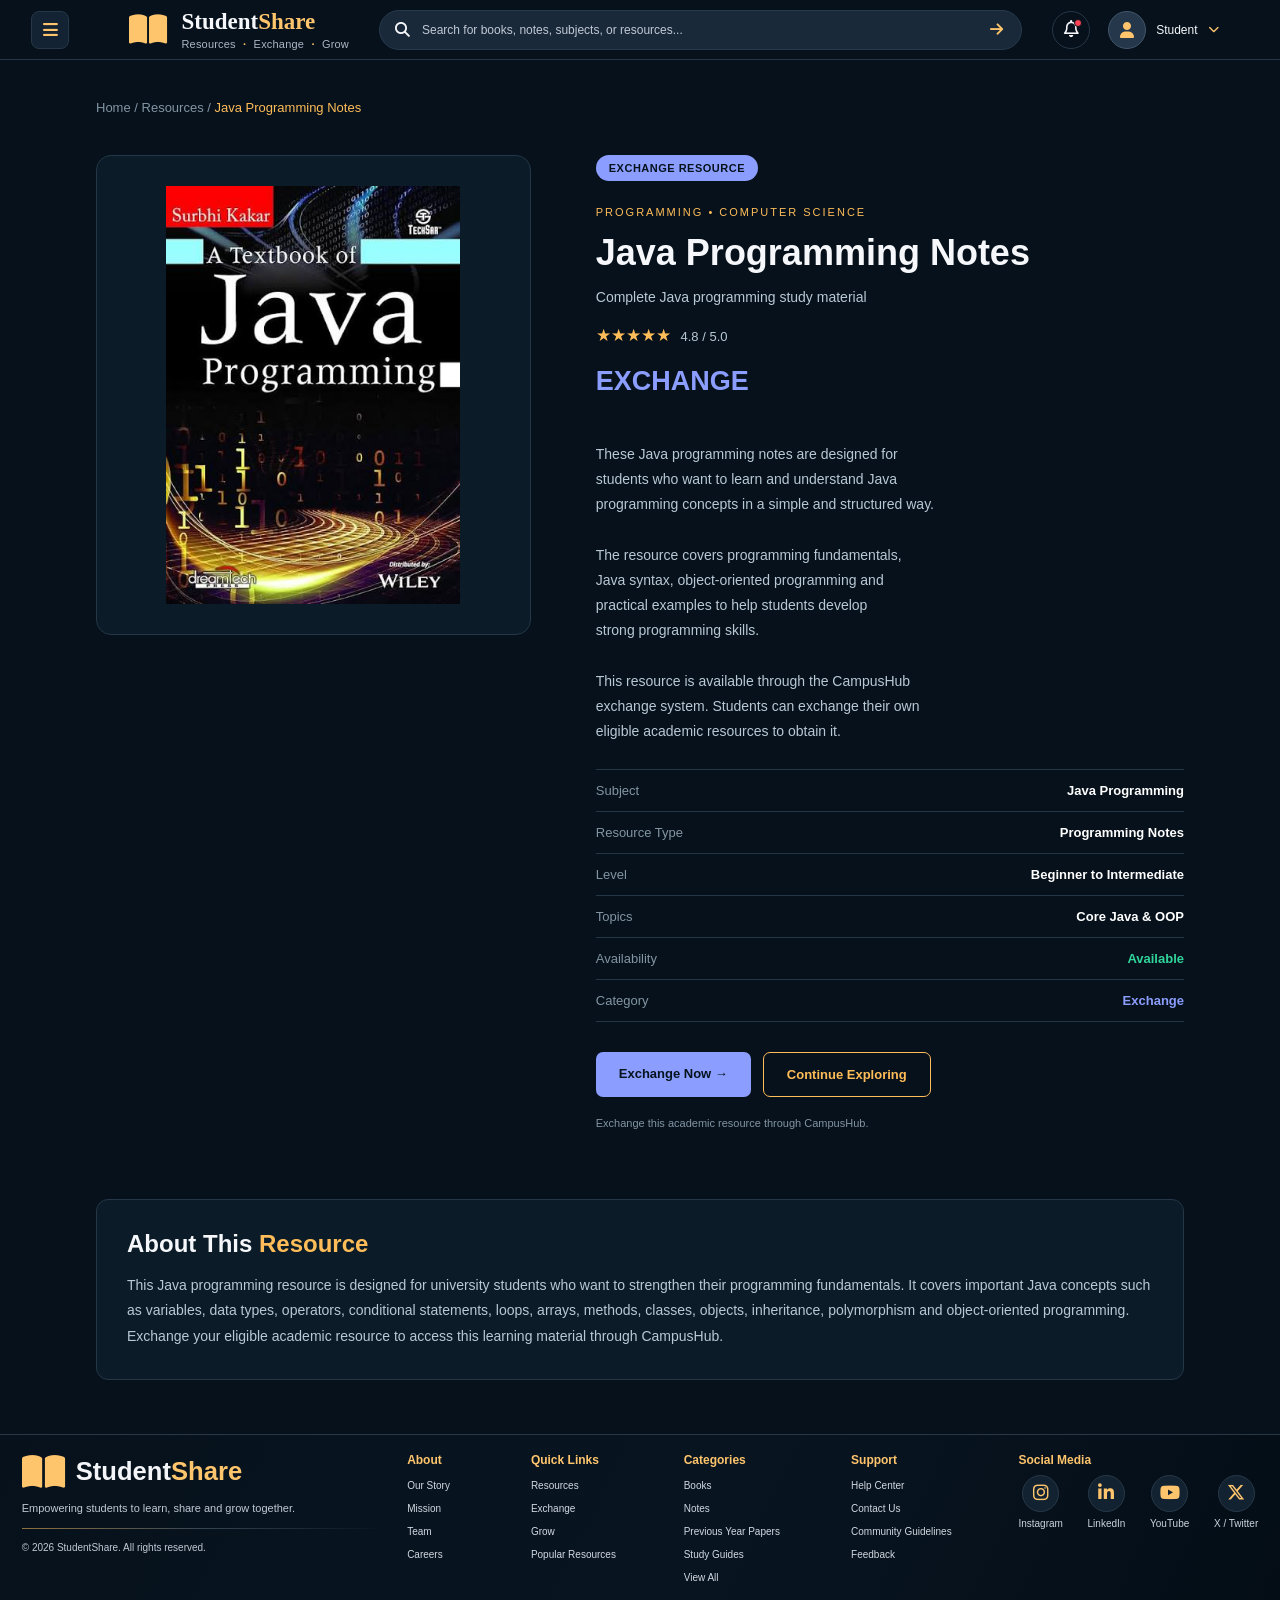
<file: book/java-programming.html>
<!DOCTYPE html>
<html lang="en">

<head>
    <meta charset="UTF-8">
    <meta name="viewport" content="width=device-width, initial-scale=1.0">

    <title>Java Programming Notes | CampusHub</title>

    <link rel="icon" type="image.PNG" href="/Designer (2).png">
    <link rel="stylesheet" href="footer.css">
    <link rel="stylesheet" href="java-programming.css">
    <link rel="stylesheet" href="header.css">
    <link rel="stylesheet"
          href="https://cdnjs.cloudflare.com/ajax/libs/font-awesome/6.5.2/css/all.min.css">
</head>

<body>

    <!-- Navigation Bar -->
    <header class="navbar">
        <!-- Sidebar Toggle -->
        <button class="menu-toggle"
            id="menuToggle"
            aria-label="Open navigation menu"
            aria-expanded="false"
            aria-controls="sidebar">
            <i class="fa-solid fa-bars"></i>
        </button>

        <!-- Website Branding -->
        <a href="/index.html" class="brand">
            <i class="fa-solid fa-book-open logo-icon"></i>

            <div class="brand-text">
                <h1>Student<span>Share</span></h1>
                <p>Resources <b>·</b> Exchange <b>·</b> Grow</p>
            </div>
        </a>

        <!-- Search Bar -->
        <form class="search-bar" id="searchForm">
            <i class="fa-solid fa-magnifying-glass"></i>

            <input
                type="search"
                id="siteSearch"
                placeholder="Search for books, notes, subjects, or resources..."
                aria-label="Search academic resources"
            >

            <button type="submit" aria-label="Submit search">
                <i class="fa-solid fa-arrow-right"></i>
            </button>
        </form>

        <!-- User Controls -->
        <div class="user-controls">

            <button class="notification-btn"
                    id="notificationBtn"
                    aria-label="Notifications">
                <i class="fa-regular fa-bell"></i>
                <span class="notification-dot"></span>
            </button>

            <button class="profile-btn" id="profileBtn"
                    aria-expanded="false">
                <span class="avatar">
                    <i class="fa-solid fa-user"></i>
                </span>

                <span class="profile-name">Student</span>
                <i class="fa-solid fa-chevron-down profile-arrow"></i>
            </button>

            <div class="profile-menu" id="profileMenu" hidden>
                <a href="#"><i class="fa-regular fa-user"></i> My Profile</a>
                <a href="#"><i class="fa-solid fa-book"></i> My Resources</a>
                <a href="#"><i class="fa-solid fa-right-to-bracket"></i> Login</a>
            </div>

        </div>
    </header>

 

<!-- Navigation Sidebar -->
<aside class="sidebar" id="sidebar" aria-hidden="true">

    <div class="sidebar-background"></div>

    <div class="sidebar-content">

        <div class="sidebar-top">
            <span class="sidebar-label">NAVIGATION</span>

            <button class="sidebar-close" id="sidebarClose"
                    aria-label="Close navigation menu">
                <i class="fa-solid fa-xmark"></i>
            </button>
        </div>

        <nav class="sidebar-nav">

            <a href="/index.html" class="sidebar-link ">
                <i class="fa-solid fa-house"></i>
                <span>Home</span>
            </a>

            <a href="#categories" class="sidebar-link">
                <i class="fa-solid fa-layer-group"></i>
                <span>Explore Categories</span>
            </a>

            <div class="sidebar-divider"></div>

            <span class="sidebar-label">RESOURCES</span>

            <a href="/Explore Categories/books/books.html" class="sidebar-link">
                <i class="fa-solid fa-book-open"></i>
                <span>Books</span>
            </a>

            <a href="/Explore Categories/notes/notes.html" class="sidebar-link">
                <i class="fa-solid fa-file-lines"></i>
                <span>Notes</span>
            </a>

            <a href="/Explore Categories/guides manuals subjects/page.html" class="sidebar-link">
                <i class="fa-solid fa-graduation-cap"></i>
                <span>Study Guides, Lab Manuals, Subjects</span>
            </a>

            <a href="/Explore Categories/guides manuals subjects/manuals.html" class="sidebar-link">
                <i class="fa-solid fa-flask"></i>
                <span>Other Resources</span>
            </a>

            <a href="/Explore Categories/guides manuals subjects/subjects.html" class="sidebar-link">
                <i class="fa-solid fa-book-bookmark"></i>
                <span>Projects</span>
            </a>

            <div class="sidebar-divider"></div>

            <span class="sidebar-label">COMMUNITY</span>

            <a href="#popular-resources" class="sidebar-link active">
                <i class="fa-solid fa-fire"></i>
                <span>Popular Resources</span>
            </a>

            <a href="#physical-exchange" class="sidebar-link">
                <i class="fa-solid fa-arrows-rotate"></i>
                <span>Exchange Resources</span>
            </a>

            <a href="#community" class="sidebar-link">
                <i class="fa-solid fa-users"></i>
                <span>Community</span>
            </a>

        </nav>

        <div class="sidebar-brand">
            <i class="fa-solid fa-book-open"></i>

            <div>
                <h3>Student<span>Share</span></h3>
                <p>Resources · Exchange · Grow</p>
            </div>
        </div>

    </div>
</aside>


    <!-- MAIN CONTENT -->
    <main class="container">

        <!-- BREADCRUMB -->
        <div class="breadcrumb">
            Home / Resources / <span>Java Programming Notes</span>
        </div>


        <!-- PRODUCT DETAILS -->
        <section class="details">

            <!-- PRODUCT IMAGE -->
            <div class="image-section">

                <div class="image-box">

                    <img
                        src="/books/java.jpeg"
                        alt="Java Programming Notes">

                </div>

            </div>


            <!-- PRODUCT INFORMATION -->
            <div class="info-section">

                <span class="category">
                    EXCHANGE RESOURCE
                </span>

                <p class="subtitle">
                    PROGRAMMING • COMPUTER SCIENCE
                </p>

                <h1>
                    Java Programming Notes
                </h1>

                <p class="author">
                    Complete Java programming study material
                </p>


                <!-- RATING -->
                <div class="rating">
                    ★★★★★
                    <span>4.8 / 5.0</span>
                </div>


                <!-- EXCHANGE LABEL -->
                <div class="price exchange-price">
                    EXCHANGE
                </div>


                <!-- DESCRIPTION -->
                <p class="description">
                    These Java programming notes are designed for
                    students who want to learn and understand Java
                    programming concepts in a simple and structured way.

                    The resource covers programming fundamentals,
                    Java syntax, object-oriented programming and
                    practical examples to help students develop
                    strong programming skills.

                    This resource is available through the CampusHub
                    exchange system. Students can exchange their own
                    eligible academic resources to obtain it.
                </p>


                <!-- SPECIFICATIONS -->
                <div class="specifications">

                    <div>
                        <span>Subject</span>
                        <strong>Java Programming</strong>
                    </div>

                    <div>
                        <span>Resource Type</span>
                        <strong>Programming Notes</strong>
                    </div>

                    <div>
                        <span>Level</span>
                        <strong>Beginner to Intermediate</strong>
                    </div>

                    <div>
                        <span>Topics</span>
                        <strong>Core Java & OOP</strong>
                    </div>

                    <div>
                        <span>Availability</span>
                        <strong class="available">
                            Available
                        </strong>
                    </div>

                    <div>
                        <span>Category</span>
                        <strong class="exchange-text">
                            Exchange
                        </strong>
                    </div>

                </div>


                <!-- ACTION BUTTONS -->
                <div class="actions">

                    <a href="#" class="exchange-btn">
                        Exchange Now →
                    </a>

                    <a href="products.html" class="back-btn">
                        Continue Exploring
                    </a>

                </div>


                <p class="note">
                    Exchange this academic resource through CampusHub.
                </p>

            </div>

        </section>


        <!-- ABOUT RESOURCE -->
        <section class="about">

            <h2>
                About This <span>Resource</span>
            </h2>

            <p>
                This Java programming resource is designed for
                university students who want to strengthen their
                programming fundamentals.

                It covers important Java concepts such as variables,
                data types, operators, conditional statements, loops,
                arrays, methods, classes, objects, inheritance,
                polymorphism and object-oriented programming.

                Exchange your eligible academic resource to access
                this learning material through CampusHub.
            </p>

        </section>
    </main>


    <!-- FOOTER -->
    <footer class="site-footer compact-footer">

        <div class="footer-main">

            <!-- Brand Column -->
            <div class="footer-brand">

                <a href="#" class="footer-logo">
                    <i class="fa-solid fa-book-open" aria-hidden="true"></i>

                    <span>Student<span class="footer-gold">Share</span></span>
                </a>

                <p class="footer-tagline">
                    Empowering students to learn, share and grow together.
                </p>

                <div class="footer-divider"></div>

                <p class="footer-copyright">
                    © 2026 StudentShare. All rights reserved.
                </p>

            </div>

            <!-- About -->
            <div class="footer-column">
                <h3>About</h3>
                <ul>
                    <li><a href="#about">Our Story</a></li>
                    <li><a href="#about">Mission</a></li>
                    <li><a href="#community">Team</a></li>
                    <li><a href="#community">Careers</a></li>
                </ul>
            </div>

            <!-- Quick Links -->
            <div class="footer-column">
                <h3>Quick Links</h3>
                <ul>
                    <li><a href="#categories">Resources</a></li>
                    <li><a href="#physical-exchange">Exchange</a></li>
                    <li><a href="#community">Grow</a></li>
                    <li><a href="#popular-resources">Popular Resources</a></li>
                </ul>
            </div>

            <!-- Categories -->
            <div class="footer-column">
                <h3>Categories</h3>
                <ul>
                    <li><a href="/Explore Categories/books/books.html">Books</a></li>
                    <li><a href="/Explore Categories/notes/notes.html">Notes</a></li>
                    <li><a href="#papers">Previous Year Papers</a></li>
                    <li><a href="/Explore Categories/guides manuals subjects/page.html">Study Guides</a></li>
                    <li><a href="/index.html">View All</a></li>
                </ul>
            </div>

            <!-- Support -->
            <div class="footer-column">
                <h3>Support</h3>
                <ul>
                    <li><a href="#help">Help Center</a></li>
                    <li><a href="#contact">Contact Us</a></li>
                    <li><a href="#guidelines">Community Guidelines</a></li>
                    <li><a href="#feedback">Feedback</a></li>
                </ul>
            </div>

            <!-- Social Media -->
            <div class="footer-social">
                <h3>Social Media</h3>

                <div class="social-links">

                    <a href="https://www.instagram.com/"
                       target="_blank" rel="noopener noreferrer"
                       aria-label="Instagram">
                        <i class="fa-brands fa-instagram"></i>
                        <span>Instagram</span>
                    </a>

                    <a href="https://www.linkedin.com/"
                       target="_blank" rel="noopener noreferrer"
                       aria-label="LinkedIn">
                        <i class="fa-brands fa-linkedin-in"></i>
                        <span>LinkedIn</span>
                    </a>

                    <a href="https://www.youtube.com/"
                       target="_blank" rel="noopener noreferrer"
                       aria-label="YouTube">
                        <i class="fa-brands fa-youtube"></i>
                        <span>YouTube</span>
                    </a>

                    <a href="https://x.com/"
                       target="_blank" rel="noopener noreferrer"
                       aria-label="X">
                        <i class="fa-brands fa-x-twitter"></i>
                        <span>X / Twitter</span>
                    </a>

                </div>
            </div>

        </div>

        <div class="footer-bottom">
            <p>Made with <i class="fa-solid fa-heart"></i> for students, by students.</p>
        </div>

    </footer>

    <script src="/Explore Categories/header.js"></script>

</body>
</html>
</file>
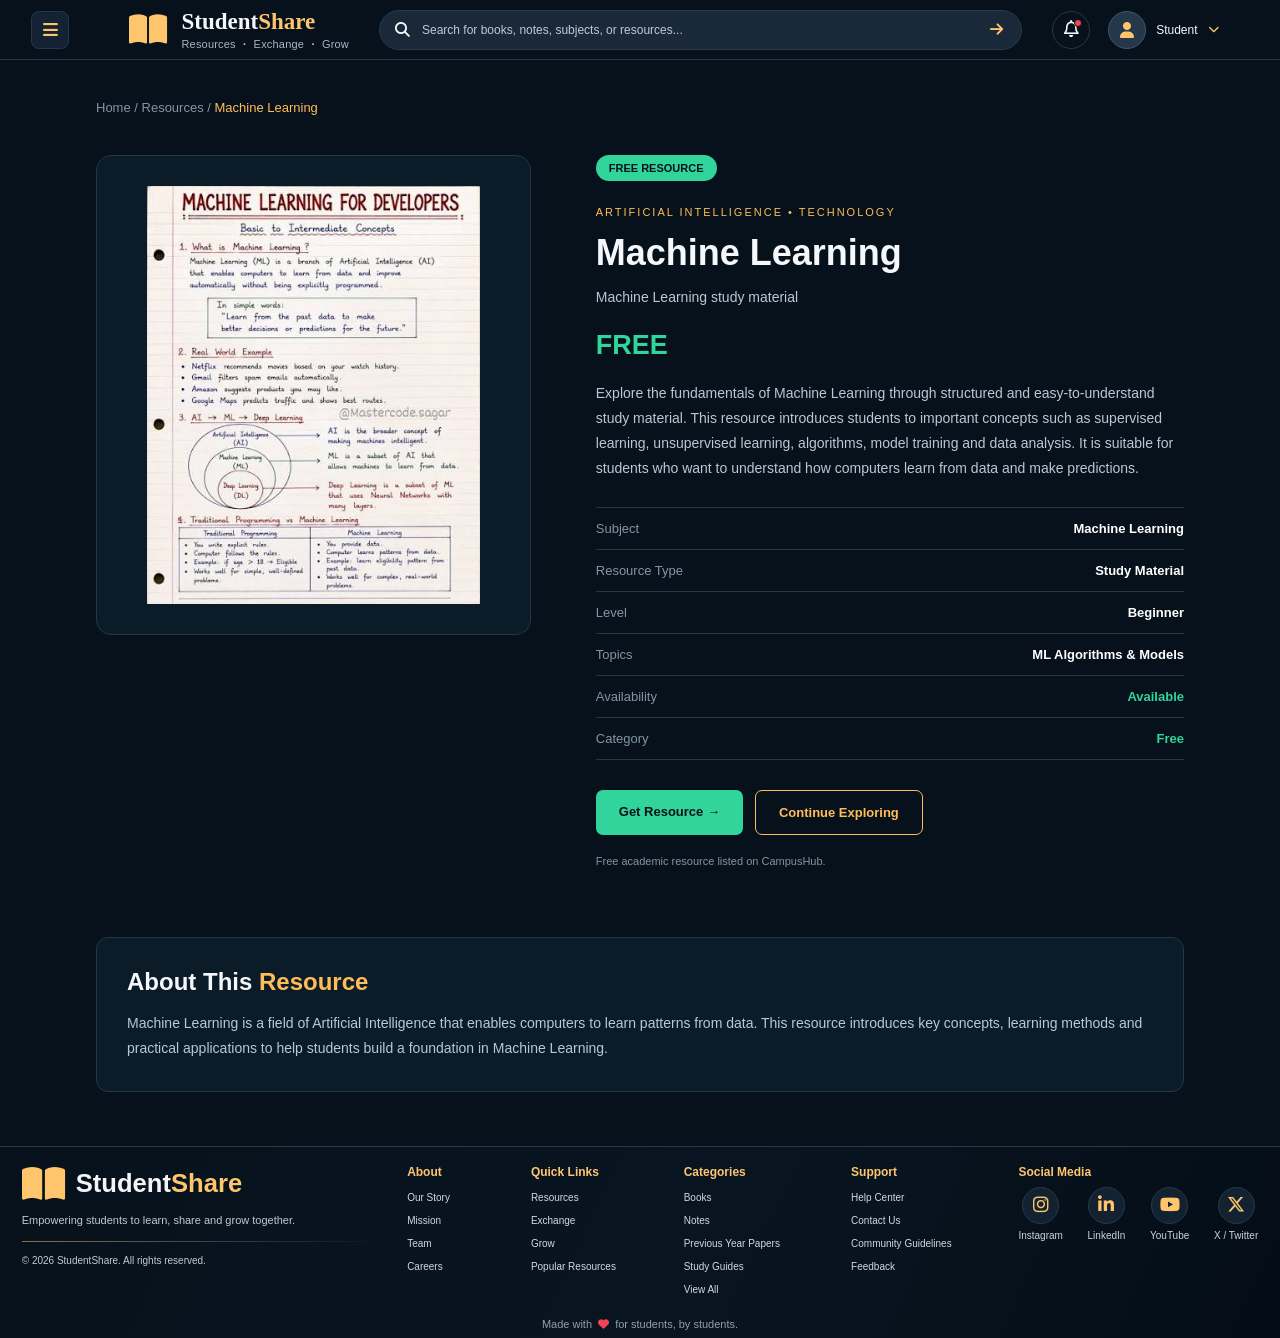
<file: book/machine-learning.html>
<!DOCTYPE html>
<html lang="en">
<head>
    <meta charset="UTF-8">
    <meta name="viewport" content="width=device-width, initial-scale=1.0">
    <title>Machine Learning | CampusHub</title>
    <link rel="icon" type="image.PNG" href="/Designer (2).png">
    <link rel="stylesheet" href="machine-learning.css">
    <link rel="stylesheet" href="header.css">
    <link rel="stylesheet" href="footer.css">
    <link rel="stylesheet"
          href="https://cdnjs.cloudflare.com/ajax/libs/font-awesome/6.5.2/css/all.min.css">
</head>
<body>

<header class="navbar">
        <!-- Sidebar Toggle -->
        <button class="menu-toggle"
            id="menuToggle"
            aria-label="Open navigation menu"
            aria-expanded="false"
            aria-controls="sidebar">
            <i class="fa-solid fa-bars"></i>
        </button>

        <!-- Website Branding -->
        <a href="/index.html" class="brand">
            <i class="fa-solid fa-book-open logo-icon"></i>

            <div class="brand-text">
                <h1>Student<span>Share</span></h1>
                <p>Resources <b>·</b> Exchange <b>·</b> Grow</p>
            </div>
        </a>

        <!-- Search Bar -->
        <form class="search-bar" id="searchForm">
            <i class="fa-solid fa-magnifying-glass"></i>

            <input
                type="search"
                id="siteSearch"
                placeholder="Search for books, notes, subjects, or resources..."
                aria-label="Search academic resources"
            >

            <button type="submit" aria-label="Submit search">
                <i class="fa-solid fa-arrow-right"></i>
            </button>
        </form>

        <!-- User Controls -->
        <div class="user-controls">

            <button class="notification-btn"
                    id="notificationBtn"
                    aria-label="Notifications">
                <i class="fa-regular fa-bell"></i>
                <span class="notification-dot"></span>
            </button>

            <button class="profile-btn" id="profileBtn"
                    aria-expanded="false">
                <span class="avatar">
                    <i class="fa-solid fa-user"></i>
                </span>

                <span class="profile-name">Student</span>
                <i class="fa-solid fa-chevron-down profile-arrow"></i>
            </button>

            <div class="profile-menu" id="profileMenu" hidden>
                <a href="#"><i class="fa-regular fa-user"></i> My Profile</a>
                <a href="#"><i class="fa-solid fa-book"></i> My Resources</a>
                <a href="#"><i class="fa-solid fa-right-to-bracket"></i> Login</a>
            </div>

        </div>
    </header>

 

<!-- Navigation Sidebar -->
<aside class="sidebar" id="sidebar" aria-hidden="true">

    <div class="sidebar-background"></div>

    <div class="sidebar-content">

        <div class="sidebar-top">
            <span class="sidebar-label">NAVIGATION</span>

            <button class="sidebar-close" id="sidebarClose"
                    aria-label="Close navigation menu">
                <i class="fa-solid fa-xmark"></i>
            </button>
        </div>

        <nav class="sidebar-nav">

            <a href="/index.html" class="sidebar-link">
                <i class="fa-solid fa-house"></i>
                <span>Home</span>
            </a>

            <a href="#categories" class="sidebar-link">
                <i class="fa-solid fa-layer-group"></i>
                <span>Explore Categories</span>
            </a>

            <div class="sidebar-divider"></div>

            <span class="sidebar-label">RESOURCES</span>

            <a href="/Explore Categories/books/books.html" class="sidebar-link">
                <i class="fa-solid fa-book-open"></i>
                <span>Books</span>
            </a>

            <a href="/Explore Categories/notes/notes.html" class="sidebar-link">
                <i class="fa-solid fa-file-lines"></i>
                <span>Notes</span>
            </a>

            <a href="/Explore Categories/guides manuals subjects/page.html" class="sidebar-link">
                <i class="fa-solid fa-graduation-cap"></i>
                <span>Study Guides, Lab Manuals, Subjects</span>
            </a>

            <a href="/Explore Categories/guides manuals subjects/manuals.html" class="sidebar-link">
                <i class="fa-solid fa-flask"></i>
                <span>Other Resources</span>
            </a>

            <a href="/Explore Categories/guides manuals subjects/subjects.html" class="sidebar-link">
                <i class="fa-solid fa-book-bookmark"></i>
                <span>Projects</span>
            </a>

            <div class="sidebar-divider"></div>

            <span class="sidebar-label">COMMUNITY</span>

            <a href="#popular-resources" class="sidebar-link active">
                <i class="fa-solid fa-fire"></i>
                <span>Popular Resources</span>
            </a>

            <a href="#physical-exchange" class="sidebar-link">
                <i class="fa-solid fa-arrows-rotate"></i>
                <span>Exchange Resources</span>
            </a>

            <a href="#community" class="sidebar-link">
                <i class="fa-solid fa-users"></i>
                <span>Community</span>
            </a>

        </nav>

        <div class="sidebar-brand">
            <i class="fa-solid fa-book-open"></i>

            <div>
                <h3>Student<span>Share</span></h3>
                <p>Resources · Exchange · Grow</p>
            </div>
        </div>

    </div>
</aside>

<main class="container">

    <div class="breadcrumb">
        Home / Resources / <span>Machine Learning</span>
    </div>

    <section class="details">

        <div class="image-section">
            <div class="image-box">
                <img
                    src="/books/machine learning.jpeg"
                    alt="Machine Learning study material">
            </div>
        </div>

        <div class="info-section">

            <span class="category free">FREE RESOURCE</span>

            <p class="subtitle">ARTIFICIAL INTELLIGENCE • TECHNOLOGY</p>

            <h1>Machine Learning</h1>

            <p class="author">Machine Learning study material</p>

            <div class="price free-price">FREE</div>

            <p class="description">
                Explore the fundamentals of Machine Learning through
                structured and easy-to-understand study material.

                This resource introduces students to important concepts
                such as supervised learning, unsupervised learning,
                algorithms, model training and data analysis.

                It is suitable for students who want to understand how
                computers learn from data and make predictions.
            </p>

            <div class="specifications">

                <div>
                    <span>Subject</span>
                    <strong>Machine Learning</strong>
                </div>

                <div>
                    <span>Resource Type</span>
                    <strong>Study Material</strong>
                </div>

                <div>
                    <span>Level</span>
                    <strong>Beginner</strong>
                </div>

                <div>
                    <span>Topics</span>
                    <strong>ML Algorithms & Models</strong>
                </div>

                <div>
                    <span>Availability</span>
                    <strong class="available">Available</strong>
                </div>

                <div>
                    <span>Category</span>
                    <strong class="free-text">Free</strong>
                </div>

            </div>

            <div class="actions">
                <a href="#" class="free-btn">Get Resource →</a>
                <a href="products.html" class="back-btn">Continue Exploring</a>
            </div>

            <p class="note">
                Free academic resource listed on CampusHub.
            </p>

        </div>
    </section>

    <section class="about">
        <h2>About This <span>Resource</span></h2>

        <p>
            Machine Learning is a field of Artificial Intelligence
            that enables computers to learn patterns from data.
            This resource introduces key concepts, learning methods
            and practical applications to help students build a
            foundation in Machine Learning.
        </p>
    </section>

</main>

<footer class="site-footer compact-footer">

    <div class="footer-main">

        <!-- Brand Column -->
        <div class="footer-brand">

            <a href="#" class="footer-logo">
                <i class="fa-solid fa-book-open" aria-hidden="true"></i>

                <span>Student<span class="footer-gold">Share</span></span>
            </a>

            <p class="footer-tagline">
                Empowering students to learn, share and grow together.
            </p>

            <div class="footer-divider"></div>

            <p class="footer-copyright">
                © 2026 StudentShare. All rights reserved.
            </p>

        </div>

        <!-- About -->
        <div class="footer-column">
            <h3>About</h3>
            <ul>
                <li><a href="#about">Our Story</a></li>
                <li><a href="#about">Mission</a></li>
                <li><a href="#community">Team</a></li>
                <li><a href="#community">Careers</a></li>
            </ul>
        </div>

        <!-- Quick Links -->
        <div class="footer-column">
            <h3>Quick Links</h3>
            <ul>
                <li><a href="#categories">Resources</a></li>
                <li><a href="#physical-exchange">Exchange</a></li>
                <li><a href="#community">Grow</a></li>
                <li><a href="#popular-resources">Popular Resources</a></li>
            </ul>
        </div>

        <!-- Categories -->
        <div class="footer-column">
            <h3>Categories</h3>
            <ul>
                <li><a href="#books">Books</a></li>
                <li><a href="#notes">Notes</a></li>
                <li><a href="#papers">Previous Year Papers</a></li>
                <li><a href="#guides">Study Guides</a></li>
                <li><a href="#categories">View All</a></li>
            </ul>
        </div>

        <!-- Support -->
        <div class="footer-column">
            <h3>Support</h3>
            <ul>
                <li><a href="#help">Help Center</a></li>
                <li><a href="#contact">Contact Us</a></li>
                <li><a href="#guidelines">Community Guidelines</a></li>
                <li><a href="#feedback">Feedback</a></li>
            </ul>
        </div>

        <!-- Social Media -->
        <div class="footer-social">
            <h3>Social Media</h3>

            <div class="social-links">

                <a href="https://www.instagram.com/"
                   target="_blank" rel="noopener noreferrer"
                   aria-label="Instagram">
                    <i class="fa-brands fa-instagram"></i>
                    <span>Instagram</span>
                </a>

                <a href="https://www.linkedin.com/"
                   target="_blank" rel="noopener noreferrer"
                   aria-label="LinkedIn">
                    <i class="fa-brands fa-linkedin-in"></i>
                    <span>LinkedIn</span>
                </a>

                <a href="https://www.youtube.com/"
                   target="_blank" rel="noopener noreferrer"
                   aria-label="YouTube">
                    <i class="fa-brands fa-youtube"></i>
                    <span>YouTube</span>
                </a>

                <a href="https://x.com/"
                   target="_blank" rel="noopener noreferrer"
                   aria-label="X">
                    <i class="fa-brands fa-x-twitter"></i>
                    <span>X / Twitter</span>
                </a>

            </div>
        </div>

    </div>

    <div class="footer-bottom">
        <p>Made with <i class="fa-solid fa-heart"></i> for students, by students.</p>
    </div>

</footer>

<script src="/Explore Categories/header.js"></script>
</body>
</html>
</file>
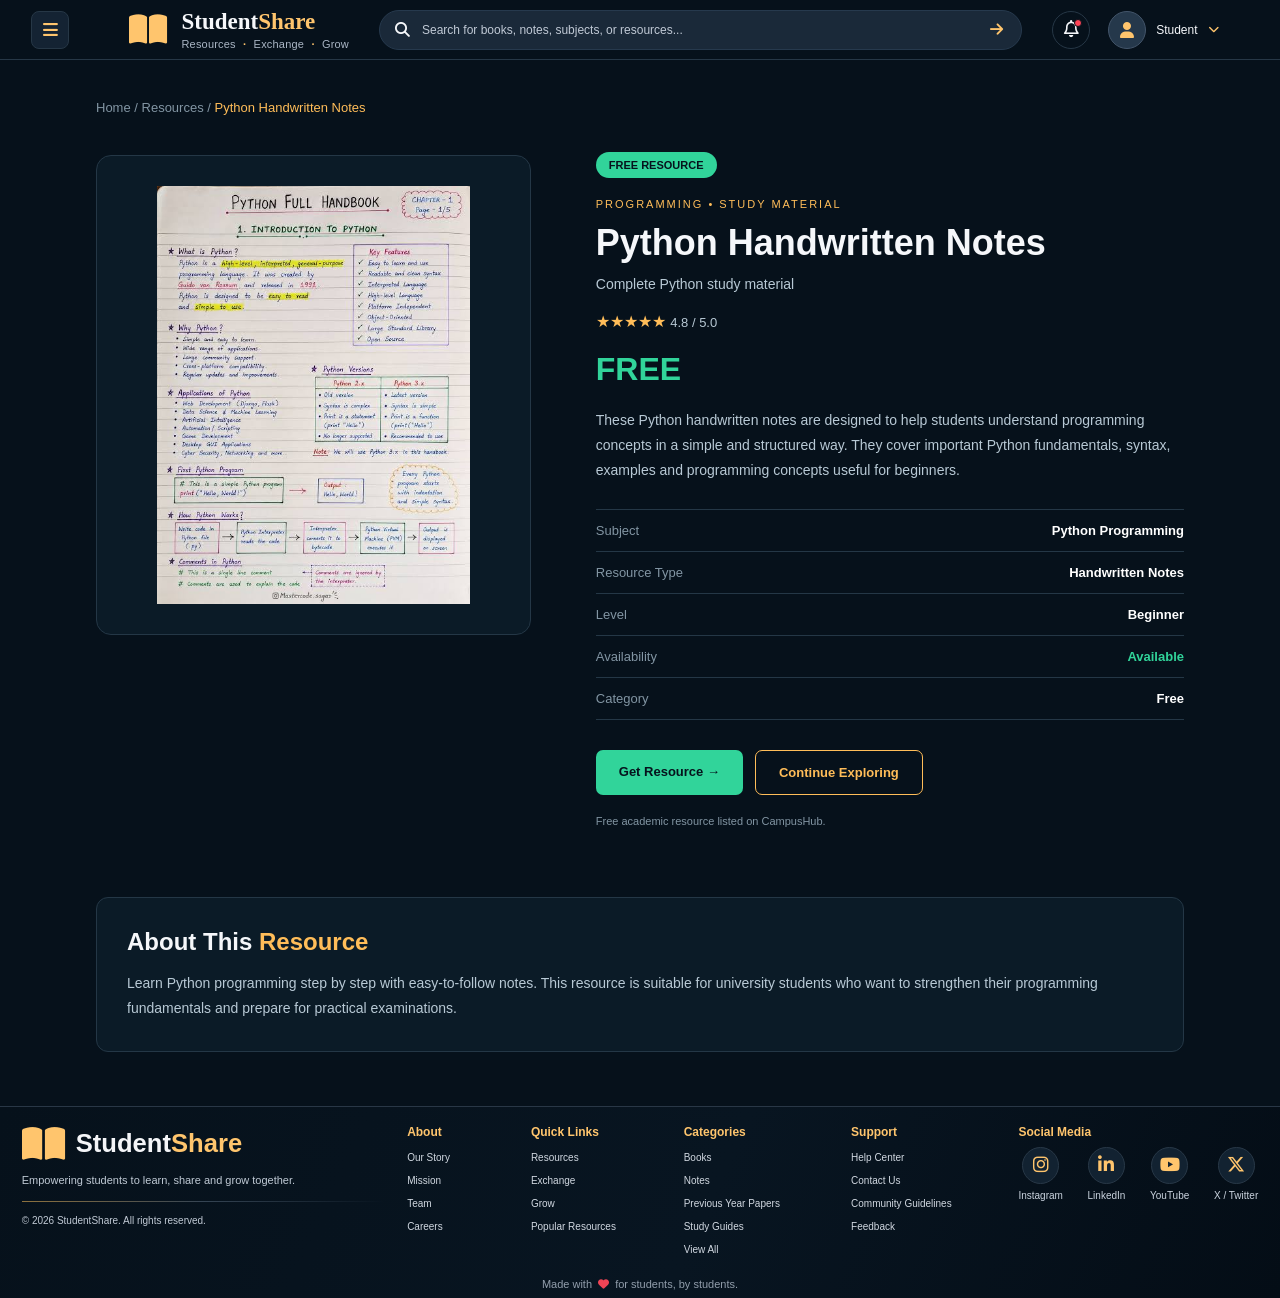
<file: book/python-notes.html>
<!DOCTYPE html>
<html lang="en">
<head>
    <meta charset="UTF-8">
    <meta name="viewport" content="width=device-width, initial-scale=1.0">
    <title>Python Handwritten Notes | CampusHub</title>
    <link rel="icon" type="image.PNG" href="/Designer (2).png">
    <link rel="stylesheet" href="python-notes.css">
    <link rel="stylesheet" href="header.css">
    <link rel="stylesheet" href="footer.css">
    <link rel="stylesheet"
          href="https://cdnjs.cloudflare.com/ajax/libs/font-awesome/6.5.2/css/all.min.css">
</head>
<body>

<header class="navbar">
        <!-- Sidebar Toggle -->
        <button class="menu-toggle"
            id="menuToggle"
            aria-label="Open navigation menu"
            aria-expanded="false"
            aria-controls="sidebar">
            <i class="fa-solid fa-bars"></i>
        </button>

        <!-- Website Branding -->
        <a href="/index.html" class="brand">
            <i class="fa-solid fa-book-open logo-icon"></i>

            <div class="brand-text">
                <h1>Student<span>Share</span></h1>
                <p>Resources <b>·</b> Exchange <b>·</b> Grow</p>
            </div>
        </a>

        <!-- Search Bar -->
        <form class="search-bar" id="searchForm">
            <i class="fa-solid fa-magnifying-glass"></i>

            <input
                type="search"
                id="siteSearch"
                placeholder="Search for books, notes, subjects, or resources..."
                aria-label="Search academic resources"
            >

            <button type="submit" aria-label="Submit search">
                <i class="fa-solid fa-arrow-right"></i>
            </button>
        </form>

        <!-- User Controls -->
        <div class="user-controls">

            <button class="notification-btn"
                    id="notificationBtn"
                    aria-label="Notifications">
                <i class="fa-regular fa-bell"></i>
                <span class="notification-dot"></span>
            </button>

            <button class="profile-btn" id="profileBtn"
                    aria-expanded="false">
                <span class="avatar">
                    <i class="fa-solid fa-user"></i>
                </span>

                <span class="profile-name">Student</span>
                <i class="fa-solid fa-chevron-down profile-arrow"></i>
            </button>

            <div class="profile-menu" id="profileMenu" hidden>
                <a href="#"><i class="fa-regular fa-user"></i> My Profile</a>
                <a href="#"><i class="fa-solid fa-book"></i> My Resources</a>
                <a href="#"><i class="fa-solid fa-right-to-bracket"></i> Login</a>
            </div>

        </div>
    </header>

 

<!-- Navigation Sidebar -->
<aside class="sidebar" id="sidebar" aria-hidden="true">

    <div class="sidebar-background"></div>

    <div class="sidebar-content">

        <div class="sidebar-top">
            <span class="sidebar-label">NAVIGATION</span>

            <button class="sidebar-close" id="sidebarClose"
                    aria-label="Close navigation menu">
                <i class="fa-solid fa-xmark"></i>
            </button>
        </div>

        <nav class="sidebar-nav">

            <a href="/index.html" class="sidebar-link">
                <i class="fa-solid fa-house"></i>
                <span>Home</span>
            </a>

            <a href="#categories" class="sidebar-link">
                <i class="fa-solid fa-layer-group"></i>
                <span>Explore Categories</span>
            </a>

            <div class="sidebar-divider"></div>

            <span class="sidebar-label">RESOURCES</span>

            <a href="/Explore Categories/books/books.html" class="sidebar-link">
                <i class="fa-solid fa-book-open"></i>
                <span>Books</span>
            </a>

            <a href="/Explore Categories/notes/notes.html" class="sidebar-link">
                <i class="fa-solid fa-file-lines"></i>
                <span>Notes</span>
            </a>

            <a href="/Explore Categories/guides manuals subjects/page.html" class="sidebar-link">
                <i class="fa-solid fa-graduation-cap"></i>
                <span>Study Guides, Lab Manuals, Subjects</span>
            </a>

            <a href="/Explore Categories/guides manuals subjects/manuals.html" class="sidebar-link">
                <i class="fa-solid fa-flask"></i>
                <span>Other Resources</span>
            </a>

            <a href="/Explore Categories/guides manuals subjects/subjects.html" class="sidebar-link">
                <i class="fa-solid fa-book-bookmark"></i>
                <span>Projects</span>
            </a>

            <div class="sidebar-divider"></div>

            <span class="sidebar-label">COMMUNITY</span>

            <a href="#popular-resources" class="sidebar-link active">
                <i class="fa-solid fa-fire"></i>
                <span>Popular Resources</span>
            </a>

            <a href="#physical-exchange" class="sidebar-link">
                <i class="fa-solid fa-arrows-rotate"></i>
                <span>Exchange Resources</span>
            </a>

            <a href="#community" class="sidebar-link">
                <i class="fa-solid fa-users"></i>
                <span>Community</span>
            </a>

        </nav>

        <div class="sidebar-brand">
            <i class="fa-solid fa-book-open"></i>

            <div>
                <h3>Student<span>Share</span></h3>
                <p>Resources · Exchange · Grow</p>
            </div>
        </div>

    </div>
</aside>

<main class="container">

    <div class="breadcrumb">
        Home / Resources / <span>Python Handwritten Notes</span>
    </div>

    <section class="details">

        <div class="image-section">
            <div class="image-box">
                <img src="/books/python notes.jpeg"
                     alt="Python handwritten notes">
            </div>
        </div>

        <div class="info-section">

            <span class="category">FREE RESOURCE</span>

            <p class="subtitle">PROGRAMMING • STUDY MATERIAL</p>

            <h1>Python Handwritten Notes</h1>

            <p class="author">Complete Python study material</p>

            <div class="rating">
                ★★★★★ <span>4.8 / 5.0</span>
            </div>

            <div class="price free-price">FREE</div>

            <p class="description">
                These Python handwritten notes are designed to help
                students understand programming concepts in a simple
                and structured way. They cover important Python
                fundamentals, syntax, examples and programming
                concepts useful for beginners.
            </p>

            <div class="specifications">
                <div><span>Subject</span><strong>Python Programming</strong></div>
                <div><span>Resource Type</span><strong>Handwritten Notes</strong></div>
                <div><span>Level</span><strong>Beginner</strong></div>
                <div><span>Availability</span><strong class="available">Available</strong></div>
                <div><span>Category</span><strong>Free</strong></div>
            </div>

            <div class="actions">
                <a href="#" class="download-btn">Get Resource →</a>
                <a href="products.html" class="back-btn">Continue Exploring</a>
            </div>

            <p class="note">Free academic resource listed on CampusHub.</p>

        </div>
    </section>

    <section class="about">
        <h2>About This <span>Resource</span></h2>
        <p>
            Learn Python programming step by step with easy-to-follow
            notes. This resource is suitable for university students
            who want to strengthen their programming fundamentals
            and prepare for practical examinations.
        </p>
    </section>

</main>

<footer class="site-footer compact-footer">

    <div class="footer-main">

        <!-- Brand Column -->
        <div class="footer-brand">

            <a href="#" class="footer-logo">
                <i class="fa-solid fa-book-open" aria-hidden="true"></i>

                <span>Student<span class="footer-gold">Share</span></span>
            </a>

            <p class="footer-tagline">
                Empowering students to learn, share and grow together.
            </p>

            <div class="footer-divider"></div>

            <p class="footer-copyright">
                © 2026 StudentShare. All rights reserved.
            </p>

        </div>

        <!-- About -->
        <div class="footer-column">
            <h3>About</h3>
            <ul>
                <li><a href="#about">Our Story</a></li>
                <li><a href="#about">Mission</a></li>
                <li><a href="#community">Team</a></li>
                <li><a href="#community">Careers</a></li>
            </ul>
        </div>

        <!-- Quick Links -->
        <div class="footer-column">
            <h3>Quick Links</h3>
            <ul>
                <li><a href="#categories">Resources</a></li>
                <li><a href="#physical-exchange">Exchange</a></li>
                <li><a href="#community">Grow</a></li>
                <li><a href="#popular-resources">Popular Resources</a></li>
            </ul>
        </div>

        <!-- Categories -->
        <div class="footer-column">
            <h3>Categories</h3>
            <ul>
                <li><a href="#books">Books</a></li>
                <li><a href="#notes">Notes</a></li>
                <li><a href="#papers">Previous Year Papers</a></li>
                <li><a href="#guides">Study Guides</a></li>
                <li><a href="#categories">View All</a></li>
            </ul>
        </div>

        <!-- Support -->
        <div class="footer-column">
            <h3>Support</h3>
            <ul>
                <li><a href="#help">Help Center</a></li>
                <li><a href="#contact">Contact Us</a></li>
                <li><a href="#guidelines">Community Guidelines</a></li>
                <li><a href="#feedback">Feedback</a></li>
            </ul>
        </div>

        <!-- Social Media -->
        <div class="footer-social">
            <h3>Social Media</h3>

            <div class="social-links">

                <a href="https://www.instagram.com/"
                   target="_blank" rel="noopener noreferrer"
                   aria-label="Instagram">
                    <i class="fa-brands fa-instagram"></i>
                    <span>Instagram</span>
                </a>

                <a href="https://www.linkedin.com/"
                   target="_blank" rel="noopener noreferrer"
                   aria-label="LinkedIn">
                    <i class="fa-brands fa-linkedin-in"></i>
                    <span>LinkedIn</span>
                </a>

                <a href="https://www.youtube.com/"
                   target="_blank" rel="noopener noreferrer"
                   aria-label="YouTube">
                    <i class="fa-brands fa-youtube"></i>
                    <span>YouTube</span>
                </a>

                <a href="https://x.com/"
                   target="_blank" rel="noopener noreferrer"
                   aria-label="X">
                    <i class="fa-brands fa-x-twitter"></i>
                    <span>X / Twitter</span>
                </a>

            </div>
        </div>

    </div>

    <div class="footer-bottom">
        <p>Made with <i class="fa-solid fa-heart"></i> for students, by students.</p>
    </div>

</footer>

<script src="/Explore Categories/header.js"></script>
</body>
</html>
</file>
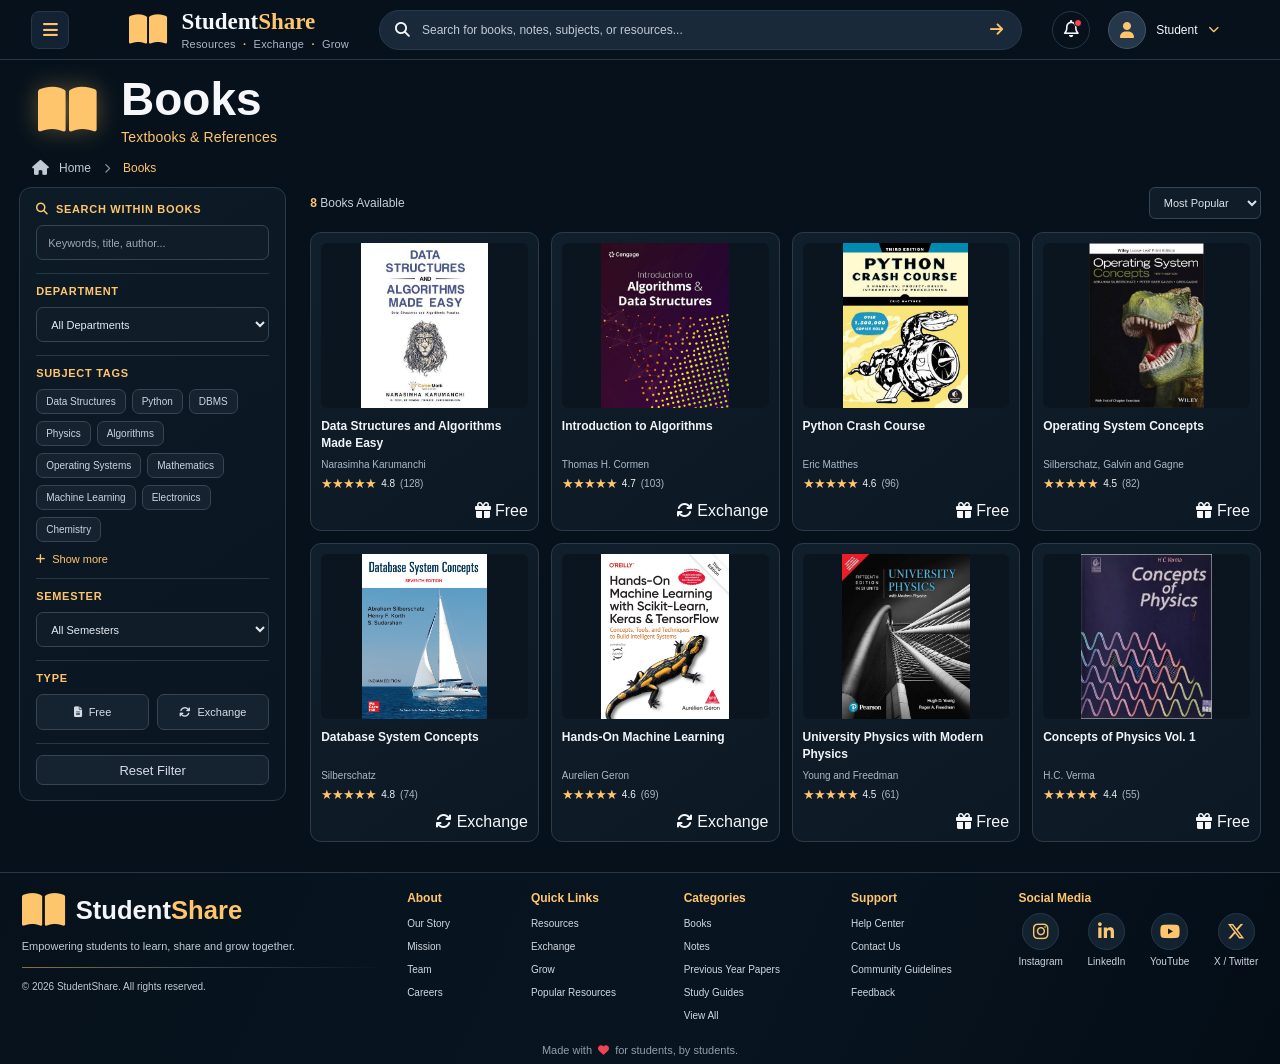
<file: Explore Categories/books/books.html>
<!DOCTYPE html>
<html lang="en">

<head>
    <meta charset="UTF-8">
    <meta name="viewport" content="width=device-width, initial-scale=1.0">

    <title>Books | StudentShare</title>

    <link rel="icon" type="image.PNG" href="/Designer (2).png">
    <link rel="stylesheet" href="books.css">

    <link rel="stylesheet"
          href="https://cdnjs.cloudflare.com/ajax/libs/font-awesome/6.5.2/css/all.min.css">
</head>

<body>

    <!-- Navigation Bar -->
    <header class="navbar">
        <!-- Sidebar Toggle -->
        <button class="menu-toggle"
            id="menuToggle"
            aria-label="Open navigation menu"
            aria-expanded="false"
            aria-controls="sidebar">
            <i class="fa-solid fa-bars"></i>
        </button>

        <!-- Website Branding -->
        <a href="/index.html" class="brand">
            <i class="fa-solid fa-book-open logo-icon"></i>

            <div class="brand-text">
                <h1>Student<span>Share</span></h1>
                <p>Resources <b>·</b> Exchange <b>·</b> Grow</p>
            </div>
        </a>

        <!-- Search Bar -->
        <form class="search-bar" id="searchForm">
            <i class="fa-solid fa-magnifying-glass"></i>

            <input
                type="search"
                id="siteSearch"
                placeholder="Search for books, notes, subjects, or resources..."
                aria-label="Search academic resources"
            >

            <button type="submit" aria-label="Submit search">
                <i class="fa-solid fa-arrow-right"></i>
            </button>
        </form>

        <!-- User Controls -->
        <div class="user-controls">

            <button class="notification-btn"
                    id="notificationBtn"
                    aria-label="Notifications">
                <i class="fa-regular fa-bell"></i>
                <span class="notification-dot"></span>
            </button>

            <button class="profile-btn" id="profileBtn"
                    aria-expanded="false">
                <span class="avatar">
                    <i class="fa-solid fa-user"></i>
                </span>

                <span class="profile-name">Student</span>
                <i class="fa-solid fa-chevron-down profile-arrow"></i>
            </button>

            <div class="profile-menu" id="profileMenu" hidden>
                <a href="#"><i class="fa-regular fa-user"></i> My Profile</a>
                <a href="#"><i class="fa-solid fa-book"></i> My Resources</a>
                <a href="#"><i class="fa-solid fa-right-to-bracket"></i> Login</a>
            </div>

        </div>
    </header>

 

<!-- Navigation Sidebar -->
<aside class="sidebar" id="sidebar" aria-hidden="true">

    <div class="sidebar-background"></div>

    <div class="sidebar-content">

        <div class="sidebar-top">
            <span class="sidebar-label">NAVIGATION</span>

            <button class="sidebar-close" id="sidebarClose"
                    aria-label="Close navigation menu">
                <i class="fa-solid fa-xmark"></i>
            </button>
        </div>

        <nav class="sidebar-nav">

            <a href="/index.html" class="sidebar-link">
                <i class="fa-solid fa-house"></i>
                <span>Home</span>
            </a>

            <a href="#categories" class="sidebar-link">
                <i class="fa-solid fa-layer-group"></i>
                <span>Explore Categories</span>
            </a>

            <div class="sidebar-divider"></div>

            <span class="sidebar-label">RESOURCES</span>

            <a href="/Explore Categories/books/books.html" class="sidebar-link active">
                <i class="fa-solid fa-book-open"></i>
                <span>Books</span>
            </a>

            <a href="/Explore Categories/notes/notes.html" class="sidebar-link">
                <i class="fa-solid fa-file-lines"></i>
                <span>Notes</span>
            </a>

            <a href="/Explore Categories/guides manuals subjects/page.html" class="sidebar-link">
                <i class="fa-solid fa-graduation-cap"></i>
                <span>Study Guides, Lab Manuals, Subjects</span>
            </a>

            <a href="/Explore Categories/guides manuals subjects/manuals.html" class="sidebar-link">
                <i class="fa-solid fa-flask"></i>
                <span>Other Resources</span>
            </a>

            <a href="/Explore Categories/guides manuals subjects/subjects.html" class="sidebar-link">
                <i class="fa-solid fa-book-bookmark"></i>
                <span>Projects</span>
            </a>

            <div class="sidebar-divider"></div>

            <span class="sidebar-label">COMMUNITY</span>

            <a href="#popular-resources" class="sidebar-link">
                <i class="fa-solid fa-fire"></i>
                <span>Popular Resources</span>
            </a>

            <a href="#physical-exchange" class="sidebar-link">
                <i class="fa-solid fa-arrows-rotate"></i>
                <span>Exchange Resources</span>
            </a>

            <a href="#community" class="sidebar-link">
                <i class="fa-solid fa-users"></i>
                <span>Community</span>
            </a>

        </nav>

        <div class="sidebar-brand">
            <i class="fa-solid fa-book-open"></i>

            <div>
                <h3>Student<span>Share</span></h3>
                <p>Resources · Exchange · Grow</p>
            </div>
        </div>

    </div>
</aside>
    <!-- Books page content will go here -->


<!-- ========================================
     BOOKS PAGE HEADING
======================================== -->

<section class="books-page-header">

    <div class="books-heading-main">

        <div class="books-heading-icon">
            <i class="fa-solid fa-book-open"></i>
        </div>

        <div class="books-heading-text">
            <h1>Books</h1>
            <p>Textbooks &amp; References</p>
        </div>

    </div>

    <!-- Breadcrumb Navigation -->
    <nav class="books-breadcrumb" aria-label="Breadcrumb">

        <a href="index.html">
            <i class="fa-solid fa-house"></i>
            <span>Home</span>
        </a>

        <i class="fa-solid fa-chevron-right breadcrumb-arrow"></i>

        <span class="breadcrumb-current">Books</span>

    </nav>

</section>



<!-- ========================================
     BOOKS MAIN CONTENT
======================================== -->

<main class="books-main-layout">

    <!-- FILTER SIDEBAR -->
    <aside class="books-filter-sidebar" id="bookFilters">

        <!-- Search -->
        <div class="filter-group">

            <h3 class="filter-heading">
                <i class="fa-solid fa-magnifying-glass"></i>
                Search within books
            </h3>

            <input
                type="search"
                class="filter-search"
                id="bookSearch"
                placeholder="Keywords, title, author..."
            >

        </div>


        <!-- Department -->
        <div class="filter-group">

            <h3 class="filter-heading">Department</h3>

            <select class="filter-select" id="departmentFilter">
                <option value="all">All Departments</option>
                <option value="computer-science">Computer Science</option>
                <option value="mechanical">Mechanical Engineering</option>
                <option value="electrical">Electrical Engineering</option>
                <option value="civil">Civil Engineering</option>
                <option value="management">Management</option>
                <option value="physics">Physics</option>
            </select>

        </div>


        <!-- Subject Tags -->
        <div class="filter-group">

            <h3 class="filter-heading">Subject Tags</h3>

            <div class="subject-tags" id="subjectTags">

                <button class="subject-tag"
                        type="button"
                        data-subject="Data Structures"
                        aria-pressed="true">
                    Data Structures
                </button>

                <button class="subject-tag"
                        type="button"
                        data-subject="Python"
                        aria-pressed="false">
                    Python
                </button>

                <button class="subject-tag"
                        type="button"
                        data-subject="DBMS"
                        aria-pressed="false">
                    DBMS
                </button>

                <button class="subject-tag"
                        type="button"
                        data-subject="Physics"
                        aria-pressed="false">
                    Physics
                </button>

                <button class="subject-tag"
                        type="button"
                        data-subject="Algorithms"
                        aria-pressed="false">
                    Algorithms
                </button>

                <button class="subject-tag"
                        type="button"
                        data-subject="Operating Systems"
                        aria-pressed="false">
                    Operating Systems
                </button>

                <button class="subject-tag"
                        type="button"
                        data-subject="Mathematics"
                        aria-pressed="false">
                    Mathematics
                </button>

                <button class="subject-tag"
                        type="button"
                        data-subject="Machine Learning"
                        aria-pressed="false">
                    Machine Learning
                </button>

                <button class="subject-tag"
                        type="button"
                        data-subject="Electronics"
                        aria-pressed="false">
                    Electronics
                </button>

                <button class="subject-tag"
                        type="button"
                        data-subject="Chemistry"
                        aria-pressed="false">
                    Chemistry
                </button>

                <!-- Hidden additional tags -->
                <button class="subject-tag extra-tag"
                        type="button"
                        data-subject="Computer Networks"
                        aria-pressed="false"
                        hidden>
                    Computer Networks
                </button>

                <button class="subject-tag extra-tag"
                        type="button"
                        data-subject="Java"
                        aria-pressed="false"
                        hidden>
                    Java
                </button>

                <button class="subject-tag extra-tag"
                        type="button"
                        data-subject="Electronics Engineering"
                        aria-pressed="false"
                        hidden>
                    Electronics Engineering
                </button>

            </div>

            <button class="show-more-btn" id="showMoreTags"
                    type="button" aria-expanded="false">
                <i class="fa-solid fa-plus"></i>
                Show more
            </button>

        </div>


        <!-- Semester -->
        <div class="filter-group">

            <h3 class="filter-heading">Semester</h3>

            <select class="filter-select" id="semesterFilter">
                <option value="all">All Semesters</option>
                <option value="1">Semester 1</option>
                <option value="2">Semester 2</option>
                <option value="3">Semester 3</option>
                <option value="4">Semester 4</option>
                <option value="5">Semester 5</option>
                <option value="6">Semester 6</option>
                <option value="7">Semester 7</option>
                <option value="8">Semester 8</option>
            </select>

        </div>


        <!-- Resource Type -->
        <div class="filter-group">

            <h3 class="filter-heading">Type</h3>

            <div class="type-options">

                <button class="type-btn" id="free"
                        type="button"
                        data-type="free"
                        aria-pressed="true">

                    <i class="fa-solid fa-file-lines"></i>
                    Free

                </button>

                <button class="type-btn"
                        type="button"
                        data-type="exchange"
                        aria-pressed="false">

                    <i class="fa-solid fa-arrows-rotate"></i>
                    Exchange

                </button>

            </div>

        </div>

        <div id="reset"><div>Reset Filter</div></div>

        

    </aside>


    <!-- BOOK GRID WILL BE ADDED HERE NEXT -->

    <section class="books-results-area" id="booksResults">
        
<!-- ========================================
     BOOK LISTINGS GRID
======================================== -->

<section class="books-results-area">

    <div class="books-results-header">
        <p><span id="booksCount">8</span> Books Available</p>

        <select id="booksSort" class="books-sort">
            <option value="popular">Most Popular</option>
            <option value="newest">Newest First</option>
            <option value="rating">Highest Rated</option>
            <option value="title">Title: A to Z</option>
        </select>
    </div>

    <div class="books-grid" id="booksGrid">

        <!-- Book 1 -->
        <article class="book-card"
            data-title="Data Structures and Algorithms Made Easy"
            data-author="Narasimha Karumanchi"
            data-subject="Data Structures Algorithms"
            data-department="computer-science"
            data-semester="3"
            data-type="free"
            data-rating="4.8"
            data-reviews="128"
            data-date="2026-10-28"
            data-popularity="128">

            <div class="book-cover">
                <img src="/Explore Categories/books/image/images (3).jpg"
                     alt="Data Structures and Algorithms Made Easy">
            </div>

            <div class="book-details">
                <h3>Data Structures and Algorithms Made Easy</h3>
                <p class="book-author">Narasimha Karumanchi</p>

                <div class="book-rating">
                    <span class="stars">★★★★★</span>
                    <span>4.8</span>
                    <span class="review-count">(128)</span>
                </div>

                <div class="book-card-footer">
                    <span class="book-status free-status">
                        <i class="fa-solid fa-gift"></i> Free
                    </span>
                </div>
            </div>
        </article>


        <!-- Book 2 -->
        <article class="book-card"
            data-title="Python Crash Course"
            data-author="Eric Matthes"
            data-subject="Python"
            data-department="computer-science"
            data-semester="2"
            data-type="free"
            data-rating="4.6"
            data-reviews="96"
            data-date="2026-10-25"
            data-popularity="96">

            <div class="book-cover">
                <img src="/Explore Categories/books/image/python.jpg"
                     alt="Python Crash Course">
            </div>

            <div class="book-details">
                <h3>Python Crash Course</h3>
                <p class="book-author">Eric Matthes</p>

                <div class="book-rating">
                    <span class="stars">★★★★★</span>
                    <span>4.6</span>
                    <span class="review-count">(96)</span>
                </div>

                <div class="book-card-footer">
                    <span class="book-status free-status">
                        <i class="fa-solid fa-gift"></i> Free
                    </span>
                </div>
            </div>
        </article>


        <!-- Book 3 -->
        <article class="book-card"
            data-title="Database System Concepts"
            data-author="Silberschatz"
            data-subject="DBMS"
            data-department="computer-science"
            data-semester="4"
            data-type="exchange"
            data-rating="4.8"
            data-reviews="74"
            data-date="2026-10-20"
            data-popularity="74">

            <div class="book-cover">
                <img src="/Explore Categories/books/image/database.jpg"
                     alt="Database System Concepts">
            </div>

            <div class="book-details">
                <h3>Database System Concepts</h3>
                <p class="book-author">Silberschatz</p>

                <div class="book-rating">
                    <span class="stars">★★★★★</span>
                    <span>4.8</span>
                    <span class="review-count">(74)</span>
                </div>

                <div class="book-card-footer">
                    <span class="book-status exchange-status">
                        <i class="fa-solid fa-arrows-rotate"></i> Exchange
                    </span>
                </div>
            </div>
        </article>


        <!-- Book 4 -->
        <article class="book-card"
            data-title="University Physics with Modern Physics"
            data-author="Young and Freedman"
            data-subject="Physics"
            data-department="physics"
            data-semester="2"
            data-type="free"
            data-rating="4.5"
            data-reviews="61"
            data-date="2026-10-18"
            data-popularity="61">

            <div class="book-cover">
                <img src="/Explore Categories/books/image/physics.jpg"
                     alt="University Physics with Modern Physics">
            </div>

            <div class="book-details">
                <h3>University Physics with Modern Physics</h3>
                <p class="book-author">Young and Freedman</p>

                <div class="book-rating">
                    <span class="stars">★★★★★</span>
                    <span>4.5</span>
                    <span class="review-count">(61)</span>
                </div>

                <div class="book-card-footer">
                    <span class="book-status free-status">
                        <i class="fa-solid fa-gift"></i> Free
                    </span>
                </div>
            </div>
        </article>


        <!-- Book 5 -->
        <article class="book-card"
            data-title="Introduction to Algorithms"
            data-author="Thomas H. Cormen"
            data-subject="Algorithms"
            data-department="computer-science"
            data-semester="3"
            data-type="exchange"
            data-rating="4.7"
            data-reviews="103"
            data-date="2026-10-15"
            data-popularity="103">

            <div class="book-cover">
                <img src="/Explore Categories/books/image/intro_to_algo.jpg"
                     alt="Introduction to Algorithms">
            </div>

            <div class="book-details">
                <h3>Introduction to Algorithms</h3>
                <p class="book-author">Thomas H. Cormen</p>

                <div class="book-rating">
                    <span class="stars">★★★★★</span>
                    <span>4.7</span>
                    <span class="review-count">(103)</span>
                </div>

                <div class="book-card-footer">
                    <span class="book-status exchange-status">
                        <i class="fa-solid fa-arrows-rotate"></i> Exchange
                    </span>
                </div>
            </div>
        </article>


        <!-- Book 6 -->
        <article class="book-card"
            data-title="Operating System Concepts"
            data-author="Silberschatz, Galvin and Gagne"
            data-subject="Operating Systems"
            data-department="computer-science"
            data-semester="4"
            data-type="free"
            data-rating="4.5"
            data-reviews="82"
            data-date="2026-10-12"
            data-popularity="82">

            <div class="book-cover">
                <img src="/Explore Categories/books/image/operating system.jpg"
                     alt="Operating System Concepts">
            </div>

            <div class="book-details">
                <h3>Operating System Concepts</h3>
                <p class="book-author">Silberschatz, Galvin and Gagne</p>

                <div class="book-rating">
                    <span class="stars">★★★★★</span>
                    <span>4.5</span>
                    <span class="review-count">(82)</span>
                </div>

                <div class="book-card-footer">
                    <span class="book-status free-status">
                        <i class="fa-solid fa-gift"></i> Free
                    </span>
                </div>
            </div>
        </article>


        <!-- Book 7 -->
        <article class="book-card"
            data-title="Hands-On Machine Learning"
            data-author="Aurelien Geron"
            data-subject="Machine Learning"
            data-department="computer-science"
            data-semester="5"
            data-type="exchange"
            data-rating="4.6"
            data-reviews="69"
            data-date="2026-10-10"
            data-popularity="69">

            <div class="book-cover">
                <img src="/Explore Categories/books/image/machine.jpg"
                     alt="Hands-On Machine Learning">
            </div>

            <div class="book-details">
                <h3>Hands-On Machine Learning</h3>
                <p class="book-author">Aurelien Geron</p>

                <div class="book-rating">
                    <span class="stars">★★★★★</span>
                    <span>4.6</span>
                    <span class="review-count">(69)</span>
                </div>

                <div class="book-card-footer">
                    <span class="book-status exchange-status">
                        <i class="fa-solid fa-arrows-rotate"></i> Exchange
                    </span>
                </div>
            </div>
        </article>


        <!-- Book 8 -->
        <article class="book-card"
            data-title="Concepts of Physics Vol 1"
            data-author="H.C. Verma"
            data-subject="Physics"
            data-department="physics"
            data-semester="1"
            data-type="free"
            data-rating="4.4"
            data-reviews="55"
            data-date="2026-10-05"
            data-popularity="55">

            <div class="book-cover">
                <img src="/Explore Categories/books/image/concept.jpg"
                     alt="Concepts of Physics Volume 1">
            </div>

            <div class="book-details">
                <h3>Concepts of Physics Vol. 1</h3>
                <p class="book-author">H.C. Verma</p>

                <div class="book-rating">
                    <span class="stars">★★★★★</span>
                    <span>4.4</span>
                    <span class="review-count">(55)</span>
                </div>

                <div class="book-card-footer">
                    <span class="book-status free-status">
                        <i class="fa-solid fa-gift"></i> Free
                    </span>
                </div>
            </div>
        </article>

    </div>

    <!-- No results message -->
    <div class="no-books-found" id="noBooksFound" hidden>
        <i class="fa-solid fa-book-open"></i>
        <h3>No books found</h3>
        <p>Try changing your search or filters.</p>
    </div>

</section>

    </section>

</main>

<!-- ========================================
     STUDENTSHARE FOOTER
======================================== -->

<footer class="site-footer">

    <div class="footer-main">

        <!-- Brand Column -->
        <div class="footer-brand">

            <a href="#" class="footer-logo">
                <i class="fa-solid fa-book-open"></i>

                <span>Student<span class="footer-gold">Share</span></span>
            </a>

            <p class="footer-tagline">
                Empowering students to learn, share and grow together.
            </p>

            <div class="footer-divider"></div>

            <p class="footer-copyright">
                © 2026 StudentShare. All rights reserved.
            </p>

        </div>

        <!-- About -->
        <div class="footer-column">
            <h3>About</h3>
            <ul>
                <li><a href="#about">Our Story</a></li>
                <li><a href="#about">Mission</a></li>
                <li><a href="#community">Team</a></li>
                <li><a href="#community">Careers</a></li>
            </ul>
        </div>

        <!-- Quick Links -->
        <div class="footer-column">
            <h3>Quick Links</h3>
            <ul>
                <li><a href="#categories">Resources</a></li>
                <li><a href="#physical-exchange">Exchange</a></li>
                <li><a href="#community">Grow</a></li>
                <li><a href="#popular-resources">Popular Resources</a></li>
            </ul>
        </div>

        <!-- Categories -->
        <div class="footer-column">
            <h3>Categories</h3>
            <ul>
                <li><a href="#books">Books</a></li>
                <li><a href="#notes">Notes</a></li>
                <li><a href="#papers">Previous Year Papers</a></li>
                <li><a href="#guides">Study Guides</a></li>
                <li><a href="#categories">View All</a></li>
            </ul>
        </div>

        <!-- Support -->
        <div class="footer-column">
            <h3>Support</h3>
            <ul>
                <li><a href="#help">Help Center</a></li>
                <li><a href="#contact">Contact Us</a></li>
                <li><a href="#guidelines">Community Guidelines</a></li>
                <li><a href="#feedback">Feedback</a></li>
            </ul>
        </div>

        <!-- Social Media -->
        <div class="footer-social">
            <h3>Social Media</h3>

            <div class="social-links">

                <a href="https://www.instagram.com/"
                   target="_blank" rel="noopener noreferrer"
                   aria-label="Instagram">
                    <i class="fa-brands fa-instagram"></i>
                    <span>Instagram</span>
                </a>

                <a href="https://www.linkedin.com/"
                   target="_blank" rel="noopener noreferrer"
                   aria-label="LinkedIn">
                    <i class="fa-brands fa-linkedin-in"></i>
                    <span>LinkedIn</span>
                </a>

                <a href="https://www.youtube.com/"
                   target="_blank" rel="noopener noreferrer"
                   aria-label="YouTube">
                    <i class="fa-brands fa-youtube"></i>
                    <span>YouTube</span>
                </a>

                <a href="https://x.com/"
                   target="_blank" rel="noopener noreferrer"
                   aria-label="X">
                    <i class="fa-brands fa-x-twitter"></i>
                    <span>X / Twitter</span>
                </a>

            </div>
        </div>

    </div>

    <!-- Bottom Footer Line -->
    <div class="footer-bottom">
        <p>Made with <i class="fa-solid fa-heart"></i> for students, by students.</p>
    </div>

</footer>




    <script src="/Explore Categories/header.js"></script>
    <script src="book.js"></script>

</body>
</html>
</file>
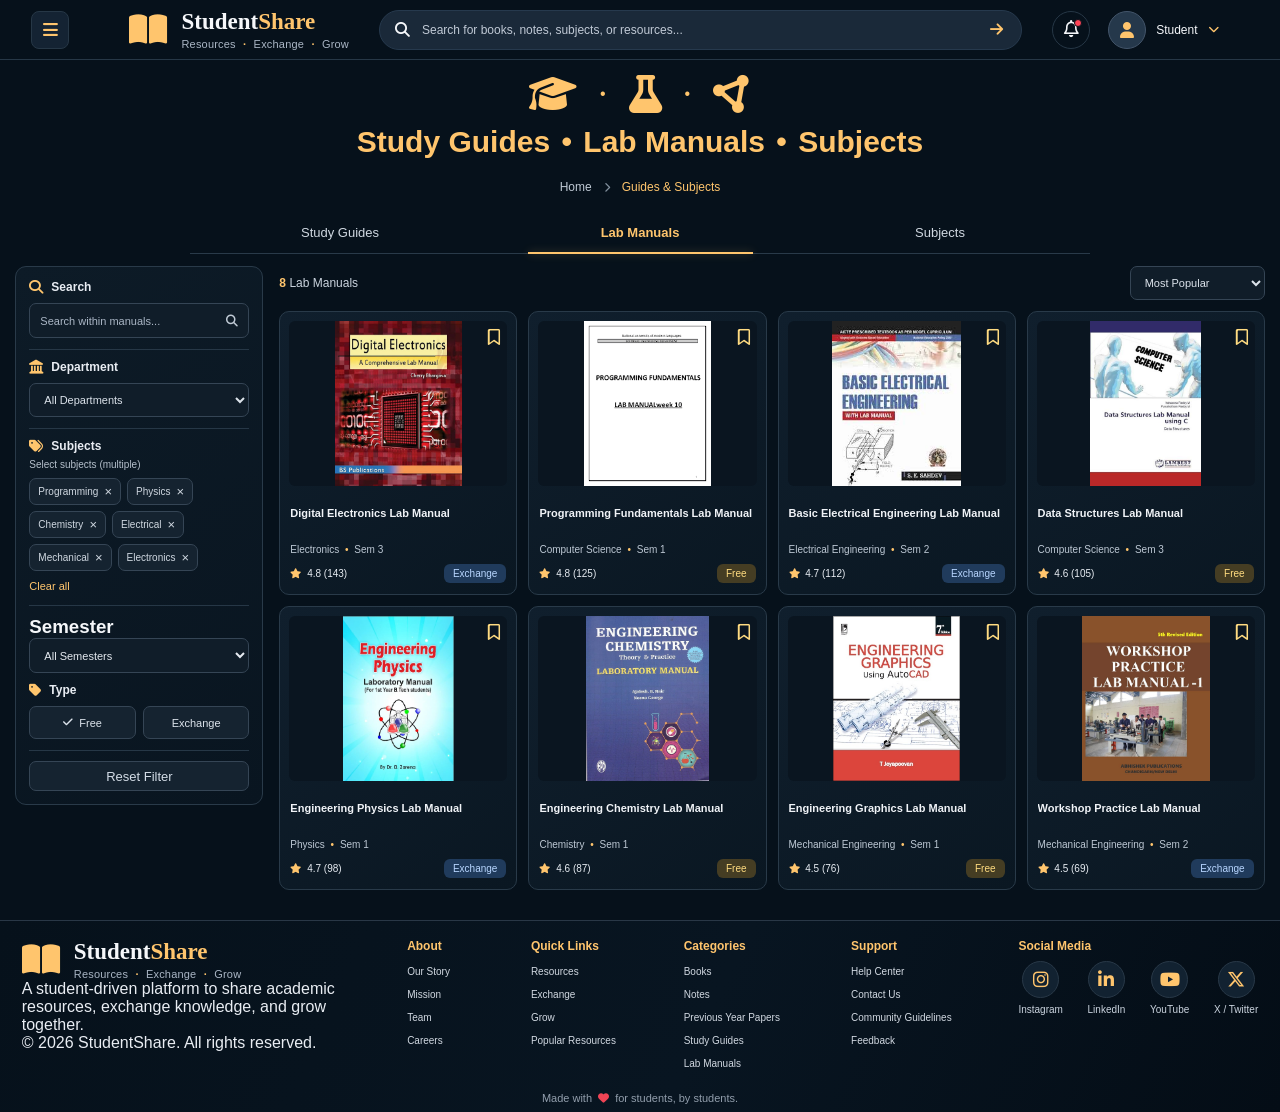
<file: Explore Categories/guides manuals subjects/manuals.html>
<!DOCTYPE html>
<html lang="en">

<head>
    <meta charset="UTF-8">
    <meta name="viewport" content="width=device-width, initial-scale=1.0">

    <title>Lab Manuals | StudentShare</title>

    <link rel="stylesheet" href="page.css">
    <link rel="icon" type="image.PNG" href="/Designer (2).png">

    <link rel="stylesheet"
          href="https://cdnjs.cloudflare.com/ajax/libs/font-awesome/6.5.2/css/all.min.css">
</head>

<body>

    <!-- NAVIGATION BAR -->
    <header class="navbar">
        <!-- Sidebar Toggle -->
        <button class="menu-toggle"
            id="menuToggle"
            aria-label="Open navigation menu"
            aria-expanded="false"
            aria-controls="sidebar">
            <i class="fa-solid fa-bars"></i>
        </button>

        <!-- Website Branding -->
        <a href="/index.html" class="brand">
            <i class="fa-solid fa-book-open logo-icon"></i>

            <div class="brand-text">
                <h1>Student<span>Share</span></h1>
                <p>Resources <b>·</b> Exchange <b>·</b> Grow</p>
            </div>
        </a>

        <!-- Search Bar -->
        <form class="search-bar" id="searchForm">
            <i class="fa-solid fa-magnifying-glass"></i>

            <input
                type="search"
                id="siteSearch"
                placeholder="Search for books, notes, subjects, or resources..."
                aria-label="Search academic resources"
            >

            <button type="submit" aria-label="Submit search">
                <i class="fa-solid fa-arrow-right"></i>
            </button>
        </form>

        <!-- User Controls -->
        <div class="user-controls">

            <button class="notification-btn"
                    id="notificationBtn"
                    aria-label="Notifications">
                <i class="fa-regular fa-bell"></i>
                <span class="notification-dot"></span>
            </button>

            <button class="profile-btn" id="profileBtn"
                    aria-expanded="false">
                <span class="avatar">
                    <i class="fa-solid fa-user"></i>
                </span>

                <span class="profile-name">Student</span>
                <i class="fa-solid fa-chevron-down profile-arrow"></i>
            </button>

            <div class="profile-menu" id="profileMenu" hidden>
                <a href="#"><i class="fa-regular fa-user"></i> My Profile</a>
                <a href="#"><i class="fa-solid fa-book"></i> My Resources</a>
                <a href="#"><i class="fa-solid fa-right-to-bracket"></i> Login</a>
            </div>

        </div>
    </header>

 

<!-- Navigation Sidebar -->
<aside class="sidebar" id="sidebar" aria-hidden="true">

    <div class="sidebar-background"></div>

    <div class="sidebar-content">

        <div class="sidebar-top">
            <span class="sidebar-label">NAVIGATION</span>

            <button class="sidebar-close" id="sidebarClose"
                    aria-label="Close navigation menu">
                <i class="fa-solid fa-xmark"></i>
            </button>
        </div>

        <nav class="sidebar-nav">

            <a href="/index.html" class="sidebar-link active">
                <i class="fa-solid fa-house"></i>
                <span>Home</span>
            </a>

            <a href="#categories" class="sidebar-link">
                <i class="fa-solid fa-layer-group"></i>
                <span>Explore Categories</span>
            </a>

            <div class="sidebar-divider"></div>

            <span class="sidebar-label">RESOURCES</span>

            <a href="/Explore Categories/books/books.html" class="sidebar-link">
                <i class="fa-solid fa-book-open"></i>
                <span>Books</span>
            </a>

            <a href="/Explore Categories/notes/notes.html" class="sidebar-link">
                <i class="fa-solid fa-file-lines"></i>
                <span>Notes</span>
            </a>

            <a href="/Explore Categories/guides manuals subjects/page.html" class="sidebar-link active">
                <i class="fa-solid fa-graduation-cap"></i>
                <span>Study Guides, Lab Manuals, Subjects</span>
            </a>

            <a href="/Explore Categories/guides manuals subjects/manuals.html" class="sidebar-link">
                <i class="fa-solid fa-flask"></i>
                <span>Other Resources</span>
            </a>

            <a href="/Explore Categories/guides manuals subjects/subjects.html" class="sidebar-link">
                <i class="fa-solid fa-book-bookmark"></i>
                <span>Projects</span>
            </a>

            <div class="sidebar-divider"></div>

            <span class="sidebar-label">COMMUNITY</span>

            <a href="#popular-resources" class="sidebar-link">
                <i class="fa-solid fa-fire"></i>
                <span>Popular Resources</span>
            </a>

            <a href="#physical-exchange" class="sidebar-link">
                <i class="fa-solid fa-arrows-rotate"></i>
                <span>Exchange Resources</span>
            </a>

            <a href="#community" class="sidebar-link">
                <i class="fa-solid fa-users"></i>
                <span>Community</span>
            </a>

        </nav>

        <div class="sidebar-brand">
            <i class="fa-solid fa-book-open"></i>

            <div>
                <h3>Student<span>Share</span></h3>
                <p>Resources · Exchange · Grow</p>
            </div>
        </div>

    </div>
</aside>


    <!-- PAGE HEADER -->
    <section class="resources-page-header">

        <div class="resources-heading-icons">
            <i class="fa-solid fa-graduation-cap"></i>
            <span class="heading-separator">•</span>
            <i class="fa-solid fa-flask"></i>
            <span class="heading-separator">•</span>
            <i class="fa-solid fa-circle-nodes"></i>
        </div>

        <h1>
            Study Guides
            <span>•</span>
            Lab Manuals
            <span>•</span>
            Subjects
        </h1>

        <nav class="resources-breadcrumb" aria-label="Breadcrumb">
            <a href="index.html">Home</a>
            <i class="fa-solid fa-chevron-right"></i>
            <span>Guides &amp; Subjects</span>
        </nav>

        <!-- CATEGORY TABS -->
        <nav class="resources-category-tabs"
             aria-label="Resource categories">

            <a href="/Explore Categories/guides manuals subjects/page.html" class="resource-tab">
                Study Guides
            </a>

            <a href="/Explore Categories/guides manuals subjects/manuals.html"
               class="resource-tab active">
                Lab Manuals
            </a>

            <a href="/Explore Categories/guides manuals subjects/subjects.html" class="resource-tab">
                Subjects
            </a>

        </nav>

    </section>


    <!-- MAIN CONTENT -->
    <main class="resources-main-layout">

        <!-- FILTER SIDEBAR -->
        <aside class="resources-filter-sidebar">

            <!-- Search -->
            <div class="resources-filter-group">

                <h3>
                    <i class="fa-solid fa-magnifying-glass"></i>
                    Search
                </h3>

                <div class="resources-search-box">
                    <input type="search"
                           id="manualSearch"
                           placeholder="Search within manuals...">

                    <i class="fa-solid fa-magnifying-glass"></i>
                </div>

            </div>


            <!-- Department -->
            <div class="resources-filter-group">

                <h3>
                    <i class="fa-solid fa-landmark"></i>
                    Department
                </h3>

                <select id="manualDepartment"
                        class="resources-select">

                    <option value="all">All Departments</option>
                    <option value="computer-science">Computer Science</option>
                    <option value="electronics">Electronics</option>
                    <option value="mechanical">Mechanical Engineering</option>
                    <option value="electrical">Electrical Engineering</option>
                    <option value="civil">Civil Engineering</option>
                    <option value="physics">Physics</option>
                    <option value="chemistry">Chemistry</option>

                </select>

            </div>


            <!-- Subjects -->
            <div class="resources-filter-group">

                <h3>
                    <i class="fa-solid fa-tags"></i>
                    Subjects
                </h3>

                <p class="filter-description">
                    Select subjects (multiple)
                </p>

                <div class="guide-subject-tags" id="manualSubjectTags">

                    <button type="button"
                            class="guide-subject-tag"
                            data-subject="Programming">
                        Programming <span>×</span>
                    </button>

                    <button type="button"
                            class="guide-subject-tag"
                            data-subject="Physics">
                        Physics <span>×</span>
                    </button>

                    <button type="button"
                            class="guide-subject-tag"
                            data-subject="Chemistry">
                        Chemistry <span>×</span>
                    </button>

                    <button type="button"
                            class="guide-subject-tag"
                            data-subject="Electrical">
                        Electrical <span>×</span>
                    </button>

                    <button type="button"
                            class="guide-subject-tag"
                            data-subject="Mechanical">
                        Mechanical <span>×</span>
                    </button>

                    <button type="button"
                            class="guide-subject-tag"
                            data-subject="Electronics">
                        Electronics <span>×</span>
                    </button>

                </div>

                <button type="button"
                        class="clear-subjects"
                        id="clearManualSubjects">
                    Clear all
                </button>

            </div>


            <!-- Semester -->
            <div class="notes-filter-group"
                 style="margin-bottom: 10px;">

                <h3 class="notes-filter-heading">Semester</h3>

                <select class="notes-filter-select"
                        id="manualSemester">

                    <option value="all">All Semesters</option>
                    <option value="1">1st Semester</option>
                    <option value="2">2nd Semester</option>
                    <option value="3">3rd Semester</option>
                    <option value="4">4th Semester</option>
                    <option value="5">5th Semester</option>
                    <option value="6">6th Semester</option>
                    <option value="7">7th Semester</option>
                    <option value="8">8th Semester</option>

                </select>

            </div>


            <!-- Type -->
            <div class="resources-filter-group">

                <h3>
                    <i class="fa-solid fa-tag"></i>
                    Type
                </h3>

                <div class="guide-type-options">

                    <button type="button"
                            class="guide-type-btn" id="free"
                            data-type="free"
                            aria-pressed="true">
                        <i class="fa-solid fa-check"></i>
                        Free
                    </button>

                    <button type="button"
                            class="guide-type-btn"
                            data-type="exchange"
                            aria-pressed="false">
                        Exchange
                    </button>

                </div>

            </div>

            <div id="reset">
                <div>Reset Filter</div>
            </div>

        </aside>


        <!-- LAB MANUAL RESULTS -->
        <section class="guides-results-area">

            <div class="guides-results-header">

                <p>
                    <span id="manualsCount">8</span>
                    Lab Manuals
                </p>

                <select id="manualsSort"
                        class="resources-select sort-select">

                    <option value="popular">Most Popular</option>
                    <option value="rating">Highest Rated</option>
                    <option value="newest">Newest First</option>
                    <option value="title">Title: A to Z</option>

                </select>

            </div>


            <!-- MANUAL CARDS -->
            <div class="guides-grid" id="manualsGrid">


                <!-- Manual 1 -->
                <article class="guide-card"
                    data-title="Programming Fundamentals Lab Manual"
                    data-subject="Programming"
                    data-department="computer-science"
                    data-semester="1"
                    data-type="free"
                    data-rating="4.8"
                    data-reviews="125"
                    data-popularity="125"
                    data-date="2026-10-28">

                    <div class="guide-cover">
                        <img src="/Explore Categories/guides manuals subjects/images/manuals/programming.png"
                        alt="Programming Fundamentals Lab Manual">
                    </div>

                    <button class="guide-bookmark"
                            type="button"
                            aria-label="Bookmark Programming Fundamentals Lab Manual"
                            aria-pressed="false">
                        <i class="fa-regular fa-bookmark"></i>
                    </button>

                    <div class="guide-card-details">

                        <h3>Programming Fundamentals Lab Manual</h3>

                        <p>Computer Science <span>•</span> Sem 1</p>

                        <div class="guide-card-footer">

                            <span class="guide-rating">
                                <i class="fa-solid fa-star"></i>
                                4.8 (125)
                            </span>

                            <span class="guide-status free">Free</span>

                        </div>

                    </div>
                </article>


                <!-- Manual 2 -->
                <article class="guide-card"
                    data-title="Engineering Physics Lab Manual"
                    data-subject="Physics"
                    data-department="physics"
                    data-semester="1"
                    data-type="exchange"
                    data-rating="4.7"
                    data-reviews="98"
                    data-popularity="98"
                    data-date="2026-10-25">

                    <div class="guide-cover">
                        <img src="/Explore Categories/guides manuals subjects/images/manuals/physics.jpg"
                        alt="Engineering Physics Lab Manual">
                    </div>

                    <button class="guide-bookmark"
                            type="button"
                            aria-label="Bookmark Engineering Physics Lab Manual"
                            aria-pressed="false">
                        <i class="fa-regular fa-bookmark"></i>
                    </button>

                    <div class="guide-card-details">

                        <h3>Engineering Physics Lab Manual</h3>

                        <p>Physics <span>•</span> Sem 1</p>

                        <div class="guide-card-footer">

                            <span class="guide-rating">
                                <i class="fa-solid fa-star"></i>
                                4.7 (98)
                            </span>

                            <span class="guide-status exchange">
                                Exchange
                            </span>

                        </div>

                    </div>
                </article>


                <!-- Manual 3 -->
                <article class="guide-card"
                    data-title="Engineering Chemistry Lab Manual"
                    data-subject="Chemistry"
                    data-department="chemistry"
                    data-semester="1"
                    data-type="free"
                    data-rating="4.6"
                    data-reviews="87"
                    data-popularity="87"
                    data-date="2026-10-22">

                    <div class="guide-cover">
                        <img src="/Explore Categories/guides manuals subjects/images/manuals/chemistry.jpg"
                        alt="Engineering Chemistry Lab Manual">
                    </div>

                    <button class="guide-bookmark"
                            type="button"
                            aria-label="Bookmark Engineering Chemistry Lab Manual"
                            aria-pressed="false">
                        <i class="fa-regular fa-bookmark"></i>
                    </button>

                    <div class="guide-card-details">

                        <h3>Engineering Chemistry Lab Manual</h3>

                        <p>Chemistry <span>•</span> Sem 1</p>

                        <div class="guide-card-footer">

                            <span class="guide-rating">
                                <i class="fa-solid fa-star"></i>
                                4.6 (87)
                            </span>

                            <span class="guide-status free">Free</span>

                        </div>

                    </div>
                </article>


                <!-- Manual 4 -->
                <article class="guide-card"
                    data-title="Basic Electrical Engineering Lab Manual"
                    data-subject="Electrical"
                    data-department="electrical"
                    data-semester="2"
                    data-type="exchange"
                    data-rating="4.7"
                    data-reviews="112"
                    data-popularity="112"
                    data-date="2026-10-20">

                    <div class="guide-cover">
                        <img src="/Explore Categories/guides manuals subjects/images/manuals/electrical.jpg"
                        alt="Basic Electrical Engineering Lab Manual">
                    </div>

                    <button class="guide-bookmark"
                            type="button"
                            aria-label="Bookmark Basic Electrical Engineering Lab Manual"
                            aria-pressed="false">
                        <i class="fa-regular fa-bookmark"></i>
                    </button>

                    <div class="guide-card-details">

                        <h3>Basic Electrical Engineering Lab Manual</h3>

                        <p>Electrical Engineering <span>•</span> Sem 2</p>

                        <div class="guide-card-footer">

                            <span class="guide-rating">
                                <i class="fa-solid fa-star"></i>
                                4.7 (112)
                            </span>

                            <span class="guide-status exchange">
                                Exchange
                            </span>

                        </div>

                    </div>
                </article>


                <!-- Manual 5 -->
                <article class="guide-card"
                    data-title="Engineering Graphics Lab Manual"
                    data-subject="Mechanical"
                    data-department="mechanical"
                    data-semester="1"
                    data-type="free"
                    data-rating="4.5"
                    data-reviews="76"
                    data-popularity="76"
                    data-date="2026-10-18">

                    <div class="guide-cover">
                        <img src="/Explore Categories/guides manuals subjects/images/manuals/engineering graphics.jpg"
                        alt="Engineering Graphics Lab Manual">
                    </div>

                    <button class="guide-bookmark"
                            type="button"
                            aria-label="Bookmark Engineering Graphics Lab Manual"
                            aria-pressed="false">
                        <i class="fa-regular fa-bookmark"></i>
                    </button>

                    <div class="guide-card-details">

                        <h3>Engineering Graphics Lab Manual</h3>

                        <p>Mechanical Engineering <span>•</span> Sem 1</p>

                        <div class="guide-card-footer">

                            <span class="guide-rating">
                                <i class="fa-solid fa-star"></i>
                                4.5 (76)
                            </span>

                            <span class="guide-status free">Free</span>

                        </div>

                    </div>
                </article>


                <!-- Manual 6 -->
                <article class="guide-card"
                    data-title="Digital Electronics Lab Manual"
                    data-subject="Electronics"
                    data-department="electronics"
                    data-semester="3"
                    data-type="exchange"
                    data-rating="4.8"
                    data-reviews="143"
                    data-popularity="143"
                    data-date="2026-10-15">

                    <div class="guide-cover">
                        <img src="/Explore Categories/guides manuals subjects/images/manuals/digital elec.jpg"
                        alt="Digital Electronics Lab Manual">
                    </div>

                    <button class="guide-bookmark"
                            type="button"
                            aria-label="Bookmark Digital Electronics Lab Manual"
                            aria-pressed="false">
                        <i class="fa-regular fa-bookmark"></i>
                    </button>

                    <div class="guide-card-details">

                        <h3>Digital Electronics Lab Manual</h3>

                        <p>Electronics <span>•</span> Sem 3</p>

                        <div class="guide-card-footer">

                            <span class="guide-rating">
                                <i class="fa-solid fa-star"></i>
                                4.8 (143)
                            </span>

                            <span class="guide-status exchange">
                                Exchange
                            </span>

                        </div>

                    </div>
                </article>


                <!-- Manual 7 -->
                <article class="guide-card"
                    data-title="Data Structures Lab Manual"
                    data-subject="Programming"
                    data-department="computer-science"
                    data-semester="3"
                    data-type="free"
                    data-rating="4.6"
                    data-reviews="105"
                    data-popularity="105"
                    data-date="2026-10-12">

                    <div class="guide-cover">
                        <img src="/Explore Categories/guides manuals subjects/images/manuals/data structure.jpg"
                        alt="Data Structures Lab Manual">
                    </div>

                    <button class="guide-bookmark"
                            type="button"
                            aria-label="Bookmark Data Structures Lab Manual"
                            aria-pressed="false">
                        <i class="fa-regular fa-bookmark"></i>
                    </button>

                    <div class="guide-card-details">

                        <h3>Data Structures Lab Manual</h3>

                        <p>Computer Science <span>•</span> Sem 3</p>

                        <div class="guide-card-footer">

                            <span class="guide-rating">
                                <i class="fa-solid fa-star"></i>
                                4.6 (105)
                            </span>

                            <span class="guide-status free">Free</span>

                        </div>

                    </div>
                </article>


                <!-- Manual 8 -->
                <article class="guide-card"
                    data-title="Workshop Practice Lab Manual"
                    data-subject="Mechanical"
                    data-department="mechanical"
                    data-semester="2"
                    data-type="exchange"
                    data-rating="4.5"
                    data-reviews="69"
                    data-popularity="69"
                    data-date="2026-10-10">

                    <div class="guide-cover">
                        <img src="/Explore Categories/guides manuals subjects/images/manuals/workshop.jpg"
                        alt="Workshop Practice Lab Manual">
                    </div>

                    <button class="guide-bookmark"
                            type="button"
                            aria-label="Bookmark Workshop Practice Lab Manual"
                            aria-pressed="false">
                        <i class="fa-regular fa-bookmark"></i>
                    </button>

                    <div class="guide-card-details">

                        <h3>Workshop Practice Lab Manual</h3>

                        <p>Mechanical Engineering <span>•</span> Sem 2</p>

                        <div class="guide-card-footer">

                            <span class="guide-rating">
                                <i class="fa-solid fa-star"></i>
                                4.5 (69)
                            </span>

                            <span class="guide-status exchange">
                                Exchange
                            </span>

                        </div>

                    </div>
                </article>

            </div>


            <!-- EMPTY STATE -->
            <div class="guides-empty" id="manualsEmpty" hidden>

                <i class="fa-solid fa-flask"></i>

                <h3>No Lab Manuals Found</h3>

                <p>
                    Try changing your search or filter options.
                </p>

            </div>

        </section>

    </main>


    <!-- FOOTER -->
    <footer class="site-footer">

        <div class="footer-main">

            <div class="footer-brand">

                <a href="index.html" class="brand">
                    <i class="fa-solid fa-book-open logo-icon"></i>

                    <div class="brand-text">
                        <h1>Student<span>Share</span></h1>
                        <p>Resources <b>·</b> Exchange <b>·</b> Grow</p>
                    </div>
                </a>

                <p>
                    A student-driven platform to share academic
                    resources, exchange knowledge, and grow together.
                </p>

                <p class="copyright">
                    © 2026 StudentShare. All rights reserved.
                </p>

            </div>


            <div class="footer-column">
                <h3>About</h3>
                <ul>
                    <li><a href="#about">Our Story</a></li>
                    <li><a href="#about">Mission</a></li>
                    <li><a href="#community">Team</a></li>
                    <li><a href="#community">Careers</a></li>
                </ul>
            </div>


            <div class="footer-column">
                <h3>Quick Links</h3>
                <ul>
                    <li><a href="#categories">Resources</a></li>
                    <li><a href="#physical-exchange">Exchange</a></li>
                    <li><a href="#community">Grow</a></li>
                    <li><a href="#popular-resources">Popular Resources</a></li>
                </ul>
            </div>


            <div class="footer-column">
                <h3>Categories</h3>
                <ul>
                    <li><a href="#books">Books</a></li>
                    <li><a href="#notes">Notes</a></li>
                    <li><a href="#papers">Previous Year Papers</a></li>
                    <li><a href="study-guides.html">Study Guides</a></li>
                    <li><a href="lab-manuals.html">Lab Manuals</a></li>
                </ul>
            </div>


            <div class="footer-column">
                <h3>Support</h3>
                <ul>
                    <li><a href="#help">Help Center</a></li>
                    <li><a href="#contact">Contact Us</a></li>
                    <li><a href="#guidelines">Community Guidelines</a></li>
                    <li><a href="#feedback">Feedback</a></li>
                </ul>
            </div>


            <div class="footer-social">

                <h3>Social Media</h3>

                <div class="social-links">

                    <a href="https://www.instagram.com/"
                       target="_blank"
                       rel="noopener noreferrer">
                        <i class="fa-brands fa-instagram"></i>
                        <span>Instagram</span>
                    </a>

                    <a href="https://www.linkedin.com/"
                       target="_blank"
                       rel="noopener noreferrer">
                        <i class="fa-brands fa-linkedin-in"></i>
                        <span>LinkedIn</span>
                    </a>

                    <a href="https://www.youtube.com/"
                       target="_blank"
                       rel="noopener noreferrer">
                        <i class="fa-brands fa-youtube"></i>
                        <span>YouTube</span>
                    </a>

                    <a href="https://x.com/"
                       target="_blank"
                       rel="noopener noreferrer">
                        <i class="fa-brands fa-x-twitter"></i>
                        <span>X / Twitter</span>
                    </a>

                </div>

            </div>

        </div>


        <div class="footer-bottom">
            <p>
                Made with
                <i class="fa-solid fa-heart"></i>
                for students, by students.
            </p>
        </div>

    </footer>
    <script src="/Explore Categories/header.js"></script>
    <script src="manuals.js"></script>

</body>
</html>
</file>
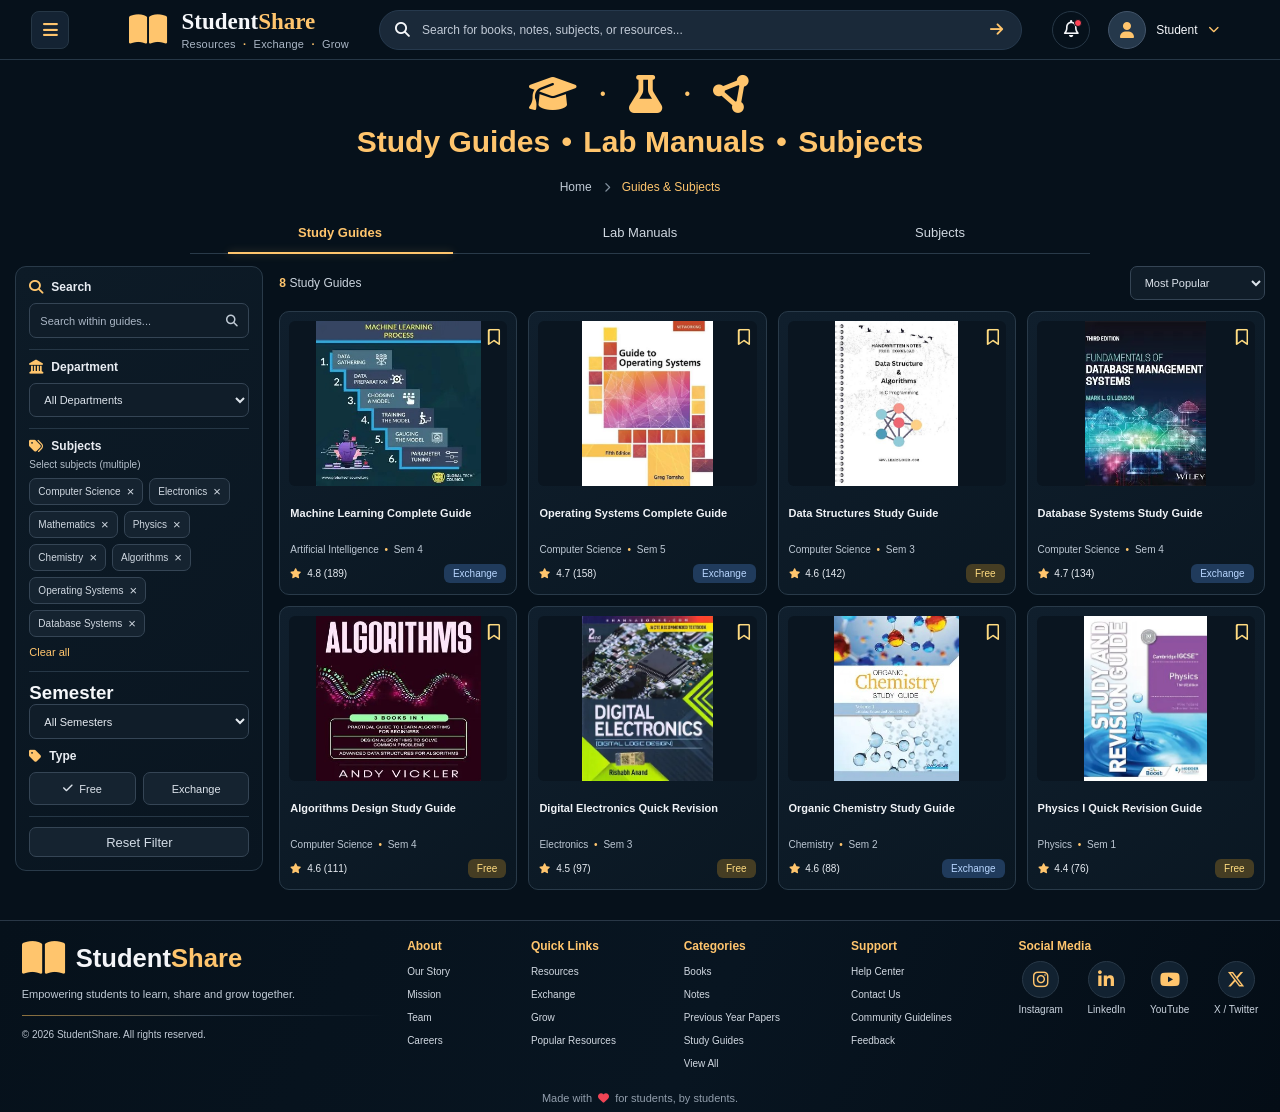
<file: Explore Categories/guides manuals subjects/page.html>
<!DOCTYPE html>
<html lang="en">

<head>
    <meta charset="UTF-8">
    <meta name="viewport" content="width=device-width, initial-scale=1.0">

    <title>Study Guides | StudentShare</title>

    <link rel="stylesheet" href="page.css">
    <link rel="icon" type="image.PNG" href="/Designer (2).png">

    <link rel="stylesheet"
          href="https://cdnjs.cloudflare.com/ajax/libs/font-awesome/6.5.2/css/all.min.css">
</head>

<body>

    <!-- Navigation Bar -->
    <header class="navbar">
        <!-- Sidebar Toggle -->
        <button class="menu-toggle"
            id="menuToggle"
            aria-label="Open navigation menu"
            aria-expanded="false"
            aria-controls="sidebar">
            <i class="fa-solid fa-bars"></i>
        </button>

        <!-- Website Branding -->
        <a href="/index.html" class="brand">
            <i class="fa-solid fa-book-open logo-icon"></i>

            <div class="brand-text">
                <h1>Student<span>Share</span></h1>
                <p>Resources <b>·</b> Exchange <b>·</b> Grow</p>
            </div>
        </a>

        <!-- Search Bar -->
        <form class="search-bar" id="searchForm">
            <i class="fa-solid fa-magnifying-glass"></i>

            <input
                type="search"
                id="siteSearch"
                placeholder="Search for books, notes, subjects, or resources..."
                aria-label="Search academic resources"
            >

            <button type="submit" aria-label="Submit search">
                <i class="fa-solid fa-arrow-right"></i>
            </button>
        </form>

        <!-- User Controls -->
        <div class="user-controls">

            <button class="notification-btn"
                    id="notificationBtn"
                    aria-label="Notifications">
                <i class="fa-regular fa-bell"></i>
                <span class="notification-dot"></span>
            </button>

            <button class="profile-btn" id="profileBtn"
                    aria-expanded="false">
                <span class="avatar">
                    <i class="fa-solid fa-user"></i>
                </span>

                <span class="profile-name">Student</span>
                <i class="fa-solid fa-chevron-down profile-arrow"></i>
            </button>

            <div class="profile-menu" id="profileMenu" hidden>
                <a href="#"><i class="fa-regular fa-user"></i> My Profile</a>
                <a href="#"><i class="fa-solid fa-book"></i> My Resources</a>
                <a href="#"><i class="fa-solid fa-right-to-bracket"></i> Login</a>
            </div>

        </div>
    </header>

 

<!-- Navigation Sidebar -->
<aside class="sidebar" id="sidebar" aria-hidden="true">

    <div class="sidebar-background"></div>

    <div class="sidebar-content">

        <div class="sidebar-top">
            <span class="sidebar-label">NAVIGATION</span>

            <button class="sidebar-close" id="sidebarClose"
                    aria-label="Close navigation menu">
                <i class="fa-solid fa-xmark"></i>
            </button>
        </div>

        <nav class="sidebar-nav">

            <a href="/index.html" class="sidebar-link">
                <i class="fa-solid fa-house"></i>
                <span>Home</span>
            </a>

            <a href="#categories" class="sidebar-link">
                <i class="fa-solid fa-layer-group"></i>
                <span>Explore Categories</span>
            </a>

            <div class="sidebar-divider"></div>

            <span class="sidebar-label">RESOURCES</span>

            <a href="/Explore Categories/books/books.html" class="sidebar-link">
                <i class="fa-solid fa-book-open"></i>
                <span>Books</span>
            </a>

            <a href="/Explore Categories/notes/notes.html" class="sidebar-link">
                <i class="fa-solid fa-file-lines"></i>
                <span>Notes</span>
            </a>

            <a href="/Explore Categories/guides manuals subjects/page.html" class="sidebar-link active">
                <i class="fa-solid fa-graduation-cap"></i>
                <span>Study Guides, Lab Manuals, Subjects</span>
            </a>

            <a href="/Explore Categories/guides manuals subjects/manuals.html" class="sidebar-link">
                <i class="fa-solid fa-flask"></i>
                <span>Other Resources</span>
            </a>

            <a href="/Explore Categories/guides manuals subjects/subjects.html" class="sidebar-link">
                <i class="fa-solid fa-book-bookmark"></i>
                <span>Projects</span>
            </a>

            <div class="sidebar-divider"></div>

            <span class="sidebar-label">COMMUNITY</span>

            <a href="#popular-resources" class="sidebar-link">
                <i class="fa-solid fa-fire"></i>
                <span>Popular Resources</span>
            </a>

            <a href="#physical-exchange" class="sidebar-link">
                <i class="fa-solid fa-arrows-rotate"></i>
                <span>Exchange Resources</span>
            </a>

            <a href="#community" class="sidebar-link">
                <i class="fa-solid fa-users"></i>
                <span>Community</span>
            </a>

        </nav>

        <div class="sidebar-brand">
            <i class="fa-solid fa-book-open"></i>

            <div>
                <h3>Student<span>Share</span></h3>
                <p>Resources · Exchange · Grow</p>
            </div>
        </div>

    </div>
</aside>


    
<!-- ========================================
     GUIDES & SUBJECTS PAGE HEADER
======================================== -->

<section class="resources-page-header">

    <!-- Heading Icons -->
    <div class="resources-heading-icons">

        <i class="fa-solid fa-graduation-cap"></i>

        <span class="heading-separator">•</span>

        <i class="fa-solid fa-flask"></i>

        <span class="heading-separator">•</span>

        <i class="fa-solid fa-circle-nodes"></i>

    </div>


    <!-- Main Heading -->
    <h1>
        Study Guides
        <span>•</span>
        Lab Manuals
        <span>•</span>
        Subjects
    </h1>


    <!-- Breadcrumb -->
    <nav class="resources-breadcrumb"
         aria-label="Breadcrumb">

        <a href="index.html">Home</a>

        <i class="fa-solid fa-chevron-right"></i>

        <span>Guides &amp; Subjects</span>

    </nav>


    <!-- Category Navigation Tabs -->
    <nav class="resources-category-tabs"
         aria-label="Resource categories">

        <a href="/Explore Categories/guides manuals subjects/page.html"
           class="resource-tab active"
           data-tab="study-guides">
            Study Guides
        </a>

        <a href="/Explore Categories/guides manuals subjects/manuals.html"
           class="resource-tab"
           data-tab="lab-manuals">
            Lab Manuals
        </a>

        <a href="/Explore Categories/guides manuals subjects/subjects.html"
           class="resource-tab"
           data-tab="subjects">
            Subjects
        </a>

    </nav>

</section>


<!-- ========================================
     STUDY GUIDES MAIN CONTENT
======================================== -->

<main class="resources-main-layout">

    <!-- FILTER SIDEBAR -->
    <aside class="resources-filter-sidebar">

        <!-- Search -->
        <div class="resources-filter-group">

            <h3><i class="fa-solid fa-magnifying-glass"></i> Search</h3>

            <div class="resources-search-box">
                <input type="search"
                       id="guideSearch"
                       placeholder="Search within guides...">
                <i class="fa-solid fa-magnifying-glass"></i>
            </div>

        </div>


        <!-- Department -->
        <div class="resources-filter-group">

            <h3><i class="fa-solid fa-landmark"></i> Department</h3>

            <select id="guideDepartment" class="resources-select">
                <option value="all">All Departments</option>
                <option value="computer-science">Computer Science</option>
                <option value="electronics">Electronics</option>
                <option value="mechanical">Mechanical Engineering</option>
                <option value="electrical">Electrical Engineering</option>
                <option value="civil">Civil Engineering</option>
                <option value="management">Management</option>
                <option value="physics">Physics</option>
                <option value="chemistry">Chemistry</option>
            </select>

        </div>


        <!-- Subjects -->
        <div class="resources-filter-group">

            <h3><i class="fa-solid fa-tags"></i> Subjects</h3>

            <p class="filter-description">Select subjects (multiple)</p>

            <div class="guide-subject-tags" id="guideSubjectTags">

                <button type="button" class="guide-subject-tag"
                    data-subject="Computer Science">Computer Science <span>×</span></button>

                <button type="button" class="guide-subject-tag"
                    data-subject="Electronics">Electronics <span>×</span></button>

                <button type="button" class="guide-subject-tag"
                    data-subject="Mathematics">Mathematics <span>×</span></button>

                <button type="button" class="guide-subject-tag"
                    data-subject="Physics">Physics <span>×</span></button>

                <button type="button" class="guide-subject-tag"
                    data-subject="Chemistry">Chemistry <span>×</span></button>

                <button type="button" class="guide-subject-tag"
                    data-subject="Algorithms">Algorithms <span>×</span></button>

                <button type="button" class="guide-subject-tag"
                    data-subject="Operating Systems">Operating Systems <span>×</span></button>

                <button type="button" class="guide-subject-tag"
                    data-subject="Database Systems">Database Systems <span>×</span></button>

            </div>

            <button type="button" class="clear-subjects"
                    id="clearGuideSubjects">
                Clear all
            </button>

        </div>


        <!-- Semester -->
        <div class="notes-filter-group" style="margin-bottom: 10px;">

        <h3 class="notes-filter-heading">Semester</h3>

        <select class="notes-filter-select" id="notesSemester">

            <option value="all">All Semesters</option>
            <option value="1">1st Semester</option>
            <option value="2">2nd Semester</option>
            <option value="3">3rd Semester</option>
            <option value="4">4th Semester</option>
            <option value="5">5th Semester</option>
            <option value="6">6th Semester</option>
            <option value="7">7th Semester</option>
            <option value="8">8th Semester</option>

        </select>

        </div>


        <!-- Type -->
        <div class="resources-filter-group">

            <h3><i class="fa-solid fa-tag"></i> Type</h3>

            <div class="guide-type-options">

                <button type="button" class="guide-type-btn" id="free"
                    data-type="free" aria-pressed="true">
                    <i class="fa-solid fa-check"></i> Free
                </button>

                <button type="button" class="guide-type-btn"
                    data-type="exchange" aria-pressed="false">
                    Exchange
                </button>

            </div>

        </div>

         <div id="reset"><div>Reset Filter</div></div>
    </aside>


    <!-- STUDY GUIDE RESULTS -->
    <section class="guides-results-area">

        <div class="guides-results-header">
            <p><span id="guidesCount">8</span> Study Guides</p>

            <select id="guidesSort" class="resources-select sort-select">
                <option value="popular">Most Popular</option>
                <option value="rating">Highest Rated</option>
                <option value="newest">Newest First</option>
                <option value="title">Title: A to Z</option>
            </select>
        </div>


        <div class="guides-grid" id="guidesGrid">

            <!-- Guide 1 -->
            <article class="guide-card"
                data-title="Data Structures Study Guide"
                data-subject="Computer Science"
                data-department="computer-science"
                data-semester="3"
                data-type="free"
                data-rating="4.6"
                data-reviews="142"
                data-popularity="142"
                data-date="2026-10-28">

                <div class="guide-cover">
                    <img src="/Explore Categories/guides manuals subjects/images/guides/dsa.jpg"
                        alt="Data Structures and Algorithms Made Easy">
                </div>


                <button class="guide-bookmark"
                    type="button" aria-label="Bookmark Data Structures Study Guide"
                    aria-pressed="false">
                    <i class="fa-regular fa-bookmark"></i>
                </button>

                <div class="guide-card-details">
                    <h3>Data Structures Study Guide</h3>
                    <p>Computer Science <span>•</span> Sem 3</p>

                    <div class="guide-card-footer">
                        <span class="guide-rating">
                            <i class="fa-solid fa-star"></i>
                            4.6 (142)
                        </span>
                        <span class="guide-status free">Free</span>
                    </div>
                </div>
            </article>


            <!-- Guide 2 -->
            <article class="guide-card"
                data-title="Machine Learning Complete Guide"
                data-subject="Computer Science"
                data-department="computer-science"
                data-semester="4"
                data-type="exchange"
                data-rating="4.8"
                data-reviews="189"
                data-popularity="189"
                data-date="2026-10-25">

                <div class="guide-cover">
                    <img src="/Explore Categories/guides manuals subjects/images/guides/machine learning.jpeg"
                        alt="Machine Learning Complete Guide">
                </div>

                <button class="guide-bookmark"
                    type="button" aria-label="Bookmark Machine Learning Complete Guide"
                    aria-pressed="false">
                    <i class="fa-regular fa-bookmark"></i>
                </button>

                <div class="guide-card-details">
                    <h3>Machine Learning Complete Guide</h3>
                    <p>Artificial Intelligence <span>•</span> Sem 4</p>

                    <div class="guide-card-footer">
                        <span class="guide-rating">
                            <i class="fa-solid fa-star"></i>
                            4.8 (189)
                        </span>
                        <span class="guide-status exchange">Exchange</span>
                    </div>
                </div>
            </article>


            <!-- Guide 3 -->
            <article class="guide-card"
                data-title="Digital Electronics Quick Revision"
                data-subject="Electronics"
                data-department="electronics"
                data-semester="3"
                data-type="free"
                data-rating="4.5"
                data-reviews="97"
                data-popularity="97"
                data-date="2026-10-22">

                <div class="guide-cover">
                    <img src="/Explore Categories/guides manuals subjects/images/guides/digital elecctronics.jpeg"
                        alt="Digital Electronics Quick Revision">
                </div>

                <button class="guide-bookmark"
                    type="button" aria-label="Bookmark Digital Electronics Quick Revision"
                    aria-pressed="false">
                    <i class="fa-regular fa-bookmark"></i>
                </button>

                <div class="guide-card-details">
                    <h3>Digital Electronics Quick Revision</h3>
                    <p>Electronics <span>•</span> Sem 3</p>

                    <div class="guide-card-footer">
                        <span class="guide-rating">
                            <i class="fa-solid fa-star"></i>
                            4.5 (97)
                        </span>
                        <span class="guide-status free">Free</span>
                    </div>
                </div>
            </article>


            <!-- Guide 4 -->
            <article class="guide-card"
                data-title="Database Systems Study Guide"
                data-subject="Computer Science"
                data-department="computer-science"
                data-semester="4"
                data-type="exchange"
                data-rating="4.7"
                data-reviews="134"
                data-popularity="134"
                data-date="2026-10-20">

                <div class="guide-cover">
                    <img src="/Explore Categories/guides manuals subjects/images/guides/database.jpeg"
                        alt="Database Systems Study Guide">
                </div>

                <button class="guide-bookmark"
                    type="button" aria-label="Bookmark Database Systems Study Guide"
                    aria-pressed="false">
                    <i class="fa-regular fa-bookmark"></i>
                </button>

                <div class="guide-card-details">
                    <h3>Database Systems Study Guide</h3>
                    <p>Computer Science <span>•</span> Sem 4</p>

                    <div class="guide-card-footer">
                        <span class="guide-rating">
                            <i class="fa-solid fa-star"></i>
                            4.7 (134)
                        </span>
                        <span class="guide-status exchange">Exchange</span>
                    </div>
                </div>
            </article>


            <!-- Guide 5 -->
            <article class="guide-card"
                data-title="Algorithms Design Study Guide"
                data-subject="Computer Science"
                data-department="computer-science"
                data-semester="4"
                data-type="free"
                data-rating="4.6"
                data-reviews="111"
                data-popularity="111"
                data-date="2026-10-18">

                <div class="guide-cover">
                    <img src="/Explore Categories/guides manuals subjects/images/guides/algorithm.jpeg"
                        alt="Algorithms Design Study Guide">
                </div>

                <button class="guide-bookmark"
                    type="button" aria-label="Bookmark Algorithms Design Study Guide"
                    aria-pressed="false">
                    <i class="fa-regular fa-bookmark"></i>
                </button>

                <div class="guide-card-details">
                    <h3>Algorithms Design Study Guide</h3>
                    <p>Computer Science <span>•</span> Sem 4</p>

                    <div class="guide-card-footer">
                        <span class="guide-rating">
                            <i class="fa-solid fa-star"></i>
                            4.6 (111)
                        </span>
                        <span class="guide-status free">Free</span>
                    </div>
                </div>
            </article>


            <!-- Guide 6 -->
            <article class="guide-card"
                data-title="Operating Systems Complete Guide"
                data-subject="Computer Science"
                data-department="computer-science"
                data-semester="5"
                data-type="exchange"
                data-rating="4.7"
                data-reviews="158"
                data-popularity="158"
                data-date="2026-10-15">

                <div class="guide-cover">
                    <img src="/Explore Categories/guides manuals subjects/images/guides/images.jpg"
                        alt="Operating Systems Complete Guide">
                </div>

                <button class="guide-bookmark"
                    type="button" aria-label="Bookmark Operating Systems Complete Guide"
                    aria-pressed="false">
                    <i class="fa-regular fa-bookmark"></i>
                </button>

                <div class="guide-card-details">
                    <h3>Operating Systems Complete Guide</h3>
                    <p>Computer Science <span>•</span> Sem 5</p>

                    <div class="guide-card-footer">
                        <span class="guide-rating">
                            <i class="fa-solid fa-star"></i>
                            4.7 (158)
                        </span>
                        <span class="guide-status exchange">Exchange</span>
                    </div>
                </div>
            </article>


            <!-- Guide 7 -->
            <article class="guide-card"
                data-title="Physics I Quick Revision Guide"
                data-subject="Physics"
                data-department="physics"
                data-semester="1"
                data-type="free"
                data-rating="4.4"
                data-reviews="76"
                data-popularity="76"
                data-date="2026-10-12">

                <div class="guide-cover">
                    <img src="/Explore Categories/guides manuals subjects/images/guides/physics.jpeg"
                        alt="Physics I Quick Revision Guide">
                </div>

                <button class="guide-bookmark"
                    type="button" aria-label="Bookmark Physics I Quick Revision Guide"
                    aria-pressed="false">
                    <i class="fa-regular fa-bookmark"></i>
                </button>

                <div class="guide-card-details">
                    <h3>Physics I Quick Revision Guide</h3>
                    <p>Physics <span>•</span> Sem 1</p>

                    <div class="guide-card-footer">
                        <span class="guide-rating">
                            <i class="fa-solid fa-star"></i>
                            4.4 (76)
                        </span>
                        <span class="guide-status free">Free</span>
                    </div>
                </div>
            </article>


            <!-- Guide 8 -->
            <article class="guide-card"
                data-title="Organic Chemistry Study Guide"
                data-subject="Chemistry"
                data-department="chemistry"
                data-semester="2"
                data-type="exchange"
                data-rating="4.6"
                data-reviews="88"
                data-popularity="88"
                data-date="2026-10-08">

                <div class="guide-cover">
                    <img src="/Explore Categories/guides manuals subjects/images/guides/chemistry.jpeg"
                        alt="Organic Chemistry Study Guide">
                </div>

                <button class="guide-bookmark"
                    type="button" aria-label="Bookmark Organic Chemistry Study Guide"
                    aria-pressed="false">
                    <i class="fa-regular fa-bookmark"></i>
                </button>

                <div class="guide-card-details">
                    <h3>Organic Chemistry Study Guide</h3>
                    <p>Chemistry <span>•</span> Sem 2</p>

                    <div class="guide-card-footer">
                        <span class="guide-rating">
                            <i class="fa-solid fa-star"></i>
                            4.6 (88)
                        </span>
                        <span class="guide-status exchange">Exchange</span>
                    </div>
                </div>
            </article>

        </div>

        <div class="guides-empty" id="guidesEmpty" hidden>
            <i class="fa-solid fa-graduation-cap"></i>
            <h3>No study guides found</h3>
            <p>Try changing your search or filters.</p>
        </div>

    </section>

</main>



<!-- ========================================
     STUDENTSHARE FOOTER
======================================== -->

<footer class="site-footer">

    <div class="footer-main">

        <!-- Brand Column -->
        <div class="footer-brand">

            <a href="#" class="footer-logo">
                <i class="fa-solid fa-book-open"></i>

                <span>Student<span class="footer-gold">Share</span></span>
            </a>

            <p class="footer-tagline">
                Empowering students to learn, share and grow together.
            </p>

            <div class="footer-divider"></div>

            <p class="footer-copyright">
                © 2026 StudentShare. All rights reserved.
            </p>

        </div>

        <!-- About -->
        <div class="footer-column">
            <h3>About</h3>
            <ul>
                <li><a href="#about">Our Story</a></li>
                <li><a href="#about">Mission</a></li>
                <li><a href="#community">Team</a></li>
                <li><a href="#community">Careers</a></li>
            </ul>
        </div>

        <!-- Quick Links -->
        <div class="footer-column">
            <h3>Quick Links</h3>
            <ul>
                <li><a href="#categories">Resources</a></li>
                <li><a href="#physical-exchange">Exchange</a></li>
                <li><a href="#community">Grow</a></li>
                <li><a href="#popular-resources">Popular Resources</a></li>
            </ul>
        </div>

        <!-- Categories -->
        <div class="footer-column">
            <h3>Categories</h3>
            <ul>
                <li><a href="#books">Books</a></li>
                <li><a href="#notes">Notes</a></li>
                <li><a href="#papers">Previous Year Papers</a></li>
                <li><a href="#guides">Study Guides</a></li>
                <li><a href="#categories">View All</a></li>
            </ul>
        </div>

        <!-- Support -->
        <div class="footer-column">
            <h3>Support</h3>
            <ul>
                <li><a href="#help">Help Center</a></li>
                <li><a href="#contact">Contact Us</a></li>
                <li><a href="#guidelines">Community Guidelines</a></li>
                <li><a href="#feedback">Feedback</a></li>
            </ul>
        </div>

        <!-- Social Media -->
        <div class="footer-social">
            <h3>Social Media</h3>

            <div class="social-links">

                <a href="https://www.instagram.com/"
                   target="_blank" rel="noopener noreferrer"
                   aria-label="Instagram">
                    <i class="fa-brands fa-instagram"></i>
                    <span>Instagram</span>
                </a>

                <a href="https://www.linkedin.com/"
                   target="_blank" rel="noopener noreferrer"
                   aria-label="LinkedIn">
                    <i class="fa-brands fa-linkedin-in"></i>
                    <span>LinkedIn</span>
                </a>

                <a href="https://www.youtube.com/"
                   target="_blank" rel="noopener noreferrer"
                   aria-label="YouTube">
                    <i class="fa-brands fa-youtube"></i>
                    <span>YouTube</span>
                </a>

                <a href="https://x.com/"
                   target="_blank" rel="noopener noreferrer"
                   aria-label="X">
                    <i class="fa-brands fa-x-twitter"></i>
                    <span>X / Twitter</span>
                </a>

            </div>
        </div>

    </div>

    <!-- Bottom Footer Line -->
    <div class="footer-bottom">
        <p>Made with <i class="fa-solid fa-heart"></i> for students, by students.</p>
    </div>

</footer>

    <script src="/Explore Categories/header.js"></script>
    <script src="guides.js"></script>

</body>
</html>
</file>
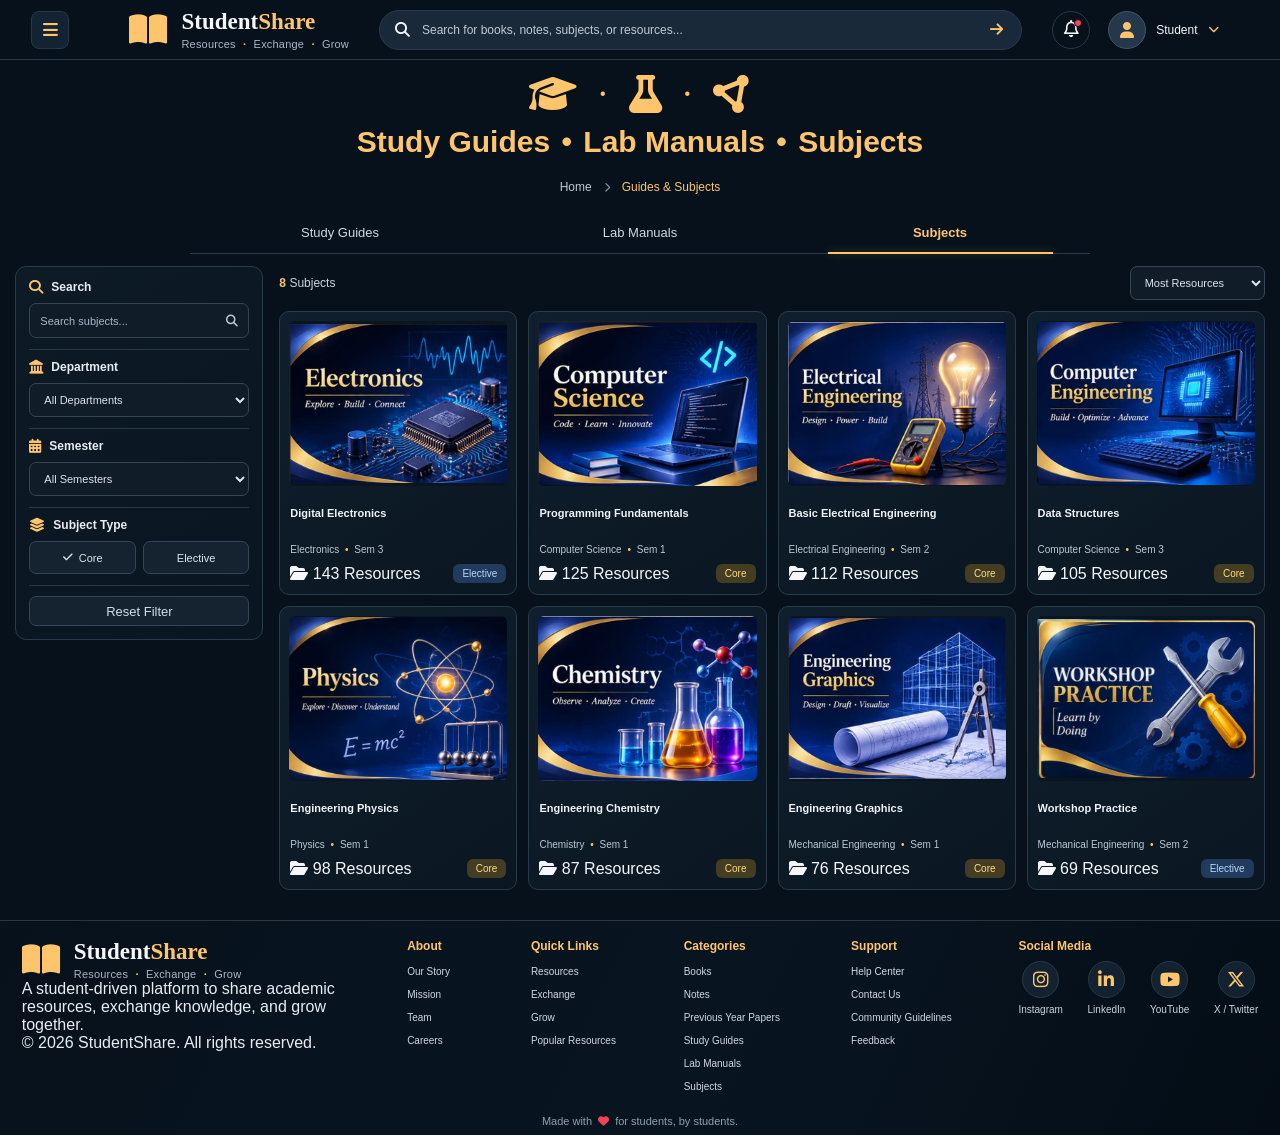
<file: Explore Categories/guides manuals subjects/subjects.html>
<!DOCTYPE html>
<html lang="en">

<head>
    <meta charset="UTF-8">
    <meta name="viewport" content="width=device-width, initial-scale=1.0">

    <title>Subjects | StudentShare</title>

    <link rel="stylesheet" href="page.css">
    <link rel="icon" type="image.PNG" href="/Designer (2).png">

    <link rel="stylesheet"
          href="https://cdnjs.cloudflare.com/ajax/libs/font-awesome/6.5.2/css/all.min.css">
    
    <link rel="icon" type="image.PNG" href="/Designer (2).png">
</head>

<body>

    <!-- NAVIGATION BAR -->
    <header class="navbar">
        <!-- Sidebar Toggle -->
        <button class="menu-toggle"
            id="menuToggle"
            aria-label="Open navigation menu"
            aria-expanded="false"
            aria-controls="sidebar">
            <i class="fa-solid fa-bars"></i>
        </button>

        <!-- Website Branding -->
        <a href="/index.html" class="brand">
            <i class="fa-solid fa-book-open logo-icon"></i>

            <div class="brand-text">
                <h1>Student<span>Share</span></h1>
                <p>Resources <b>·</b> Exchange <b>·</b> Grow</p>
            </div>
        </a>

        <!-- Search Bar -->
        <form class="search-bar" id="searchForm">
            <i class="fa-solid fa-magnifying-glass"></i>

            <input
                type="search"
                id="siteSearch"
                placeholder="Search for books, notes, subjects, or resources..."
                aria-label="Search academic resources"
            >

            <button type="submit" aria-label="Submit search">
                <i class="fa-solid fa-arrow-right"></i>
            </button>
        </form>

        <!-- User Controls -->
        <div class="user-controls">

            <button class="notification-btn"
                    id="notificationBtn"
                    aria-label="Notifications">
                <i class="fa-regular fa-bell"></i>
                <span class="notification-dot"></span>
            </button>

            <button class="profile-btn" id="profileBtn"
                    aria-expanded="false">
                <span class="avatar">
                    <i class="fa-solid fa-user"></i>
                </span>

                <span class="profile-name">Student</span>
                <i class="fa-solid fa-chevron-down profile-arrow"></i>
            </button>

            <div class="profile-menu" id="profileMenu" hidden>
                <a href="#"><i class="fa-regular fa-user"></i> My Profile</a>
                <a href="#"><i class="fa-solid fa-book"></i> My Resources</a>
                <a href="#"><i class="fa-solid fa-right-to-bracket"></i> Login</a>
            </div>

        </div>
    </header>

 

<!-- Navigation Sidebar -->
<aside class="sidebar" id="sidebar" aria-hidden="true">

    <div class="sidebar-background"></div>

    <div class="sidebar-content">

        <div class="sidebar-top">
            <span class="sidebar-label">NAVIGATION</span>

            <button class="sidebar-close" id="sidebarClose"
                    aria-label="Close navigation menu">
                <i class="fa-solid fa-xmark"></i>
            </button>
        </div>

        <nav class="sidebar-nav">

            <a href="/index.html" class="sidebar-link">
                <i class="fa-solid fa-house"></i>
                <span>Home</span>
            </a>

            <a href="#categories" class="sidebar-link">
                <i class="fa-solid fa-layer-group"></i>
                <span>Explore Categories</span>
            </a>

            <div class="sidebar-divider"></div>

            <span class="sidebar-label">RESOURCES</span>

            <a href="/Explore Categories/books/books.html" class="sidebar-link">
                <i class="fa-solid fa-book-open"></i>
                <span>Books</span>
            </a>

            <a href="/Explore Categories/notes/notes.html" class="sidebar-link">
                <i class="fa-solid fa-file-lines"></i>
                <span>Notes</span>
            </a>

            <a href="/Explore Categories/guides manuals subjects/page.html" class="sidebar-link active">
                <i class="fa-solid fa-graduation-cap"></i>
                <span>Study Guides, Lab Manuals, Subjects</span>
            </a>

            <a href="/Explore Categories/guides manuals subjects/manuals.html" class="sidebar-link">
                <i class="fa-solid fa-flask"></i>
                <span>Other Resources</span>
            </a>

            <a href="/Explore Categories/guides manuals subjects/subjects.html" class="sidebar-link">
                <i class="fa-solid fa-book-bookmark"></i>
                <span>Projects</span>
            </a>

            <div class="sidebar-divider"></div>

            <span class="sidebar-label">COMMUNITY</span>

            <a href="#popular-resources" class="sidebar-link">
                <i class="fa-solid fa-fire"></i>
                <span>Popular Resources</span>
            </a>

            <a href="#physical-exchange" class="sidebar-link">
                <i class="fa-solid fa-arrows-rotate"></i>
                <span>Exchange Resources</span>
            </a>

            <a href="#community" class="sidebar-link">
                <i class="fa-solid fa-users"></i>
                <span>Community</span>
            </a>

        </nav>

        <div class="sidebar-brand">
            <i class="fa-solid fa-book-open"></i>

            <div>
                <h3>Student<span>Share</span></h3>
                <p>Resources · Exchange · Grow</p>
            </div>
        </div>

    </div>
</aside>


    <!-- PAGE HEADER -->
    <section class="resources-page-header">

        <div class="resources-heading-icons">
            <i class="fa-solid fa-graduation-cap"></i>
            <span class="heading-separator">•</span>
            <i class="fa-solid fa-flask"></i>
            <span class="heading-separator">•</span>
            <i class="fa-solid fa-circle-nodes"></i>
        </div>

        <h1>
            Study Guides
            <span>•</span>
            Lab Manuals
            <span>•</span>
            Subjects
        </h1>

        <nav class="resources-breadcrumb" aria-label="Breadcrumb">
            <a href="index.html">Home</a>
            <i class="fa-solid fa-chevron-right"></i>
            <span>Guides &amp; Subjects</span>
        </nav>

        <!-- CATEGORY TABS -->
        <nav class="resources-category-tabs"
             aria-label="Resource categories">

            <a href="/Explore Categories/guides manuals subjects/page.html" class="resource-tab">
                Study Guides
            </a>

            <a href="/Explore Categories/guides manuals subjects/manuals.html" class="resource-tab">
                Lab Manuals
            </a>

            <a href="/Explore Categories/guides manuals subjects/subjects.html"
               class="resource-tab active">
                Subjects
            </a>

        </nav>

    </section>


    <!-- MAIN CONTENT -->
    <main class="resources-main-layout">

        <!-- FILTER SIDEBAR -->
        <aside class="resources-filter-sidebar">

            <!-- Search -->
            <div class="resources-filter-group">

                <h3>
                    <i class="fa-solid fa-magnifying-glass"></i>
                    Search
                </h3>

                <div class="resources-search-box">
                    <input
                        type="search"
                        id="subjectSearch"
                        placeholder="Search subjects..."
                    >

                    <i class="fa-solid fa-magnifying-glass"></i>
                </div>

            </div>


            <!-- Department -->
            <div class="resources-filter-group">

                <h3>
                    <i class="fa-solid fa-landmark"></i>
                    Department
                </h3>

                <select id="subjectDepartment"
                        class="resources-select">

                    <option value="all">All Departments</option>
                    <option value="computer-science">Computer Science</option>
                    <option value="electronics">Electronics</option>
                    <option value="mechanical">Mechanical Engineering</option>
                    <option value="electrical">Electrical Engineering</option>
                    <option value="civil">Civil Engineering</option>
                    <option value="physics">Physics</option>
                    <option value="chemistry">Chemistry</option>

                </select>

            </div>


            <!-- Semester -->
            <div class="resources-filter-group">

                <h3>
                    <i class="fa-solid fa-calendar-days"></i>
                    Semester
                </h3>

                <select id="subjectSemester"
                        class="resources-select">

                    <option value="all">All Semesters</option>
                    <option value="1">1st Semester</option>
                    <option value="2">2nd Semester</option>
                    <option value="3">3rd Semester</option>
                    <option value="4">4th Semester</option>
                    <option value="5">5th Semester</option>
                    <option value="6">6th Semester</option>
                    <option value="7">7th Semester</option>
                    <option value="8">8th Semester</option>

                </select>

            </div>


            <!-- Subject Type -->
            <div class="resources-filter-group">

                <h3>
                    <i class="fa-solid fa-layer-group"></i>
                    Subject Type
                </h3>

                <div class="guide-type-options">

                    <button type="button"
                            class="guide-type-btn"
                            data-type="core"
                            aria-pressed="true">
                        <i class="fa-solid fa-check"></i>
                        Core
                    </button>

                    <button type="button"
                            class="guide-type-btn"
                            data-type="elective"
                            aria-pressed="false">
                        Elective
                    </button>

                </div>

            </div>


            <!-- Reset -->
            <div id="reset">
                <div>Reset Filter</div>
            </div>

        </aside>


        <!-- SUBJECT RESULTS -->
        <section class="guides-results-area">

            <div class="guides-results-header">

                <p>
                    <span id="subjectsCount">8</span>
                    Subjects
                </p>

                <select id="subjectsSort"
                        class="resources-select sort-select">

                    <option value="popular">Most Resources</option>
                    <option value="name">Name: A to Z</option>
                    <option value="semester">Semester</option>

                </select>

            </div>


            <!-- SUBJECT CARDS -->
            <div class="guides-grid" id="subjectsGrid">


                <!-- Subject 1 -->
                <article class="guide-card"
                    data-title="Programming Fundamentals"
                    data-department="computer-science"
                    data-semester="1"
                    data-type="core"
                    data-resources="125">

                    <div class="guide-cover">
                        <img src="/Explore Categories/guides manuals subjects/images/subjects/computer science.png"
                        alt="Programming Fundamentals">
                    </div>

                    <div class="guide-card-details">

                        <h3>Programming Fundamentals</h3>

                        <p>Computer Science <span>•</span> Sem 1</p>

                        <div class="guide-card-footer">

                            <span>
                                <i class="fa-solid fa-folder-open"></i>
                                125 Resources
                            </span>

                            <span class="guide-status free">Core</span>

                        </div>

                    </div>
                </article>


                <!-- Subject 2 -->
                <article class="guide-card"
                    data-title="Engineering Physics"
                    data-department="physics"
                    data-semester="1"
                    data-type="core"
                    data-resources="98">

                    <div class="guide-cover">
                        <img src="/Explore Categories/guides manuals subjects/images/subjects/physics.jpeg"
                            alt="Engineering Physics">
                    </div>

                    <div class="guide-card-details">

                        <h3>Engineering Physics</h3>

                        <p>Physics <span>•</span> Sem 1</p>

                        <div class="guide-card-footer">

                            <span>
                                <i class="fa-solid fa-folder-open"></i>
                                98 Resources
                            </span>

                            <span class="guide-status free">Core</span>

                        </div>

                    </div>
                </article>


                <!-- Subject 3 -->
                <article class="guide-card"
                    data-title="Engineering Chemistry"
                    data-department="chemistry"
                    data-semester="1"
                    data-type="core"
                    data-resources="87">

                    <div class="guide-cover">
                        <img src="/Explore Categories/guides manuals subjects/images/subjects/chemistry.png"
                        alt="Engineering Chemistry">
                    </div>

                    <div class="guide-card-details">

                        <h3>Engineering Chemistry</h3>

                        <p>Chemistry <span>•</span> Sem 1</p>

                        <div class="guide-card-footer">

                            <span>
                                <i class="fa-solid fa-folder-open"></i>
                                87 Resources
                            </span>

                            <span class="guide-status free">Core</span>

                        </div>

                    </div>
                </article>


                <!-- Subject 4 -->
                <article class="guide-card"
                    data-title="Basic Electrical Engineering"
                    data-department="electrical"
                    data-semester="2"
                    data-type="core"
                    data-resources="112">

                    <div class="guide-cover">
                        <img src="/Explore Categories/guides manuals subjects/images/subjects/electrical engineering.png"
                        alt="Basic Electrical Engineering">
                    </div>

                    <div class="guide-card-details">

                        <h3>Basic Electrical Engineering</h3>

                        <p>Electrical Engineering <span>•</span> Sem 2</p>

                        <div class="guide-card-footer">

                            <span>
                                <i class="fa-solid fa-folder-open"></i>
                                112 Resources
                            </span>

                            <span class="guide-status free">Core</span>

                        </div>

                    </div>
                </article>


                <!-- Subject 5 -->
                <article class="guide-card"
                    data-title="Engineering Graphics"
                    data-department="mechanical"
                    data-semester="1"
                    data-type="core"
                    data-resources="76">

                    <div class="guide-cover">
                        <img src="/Explore Categories/guides manuals subjects/images/subjects/engineering grahics.png"
                        alt="Engineering Graphics">
                    </div>

                    <div class="guide-card-details">

                        <h3>Engineering Graphics</h3>

                        <p>Mechanical Engineering <span>•</span> Sem 1</p>

                        <div class="guide-card-footer">

                            <span>
                                <i class="fa-solid fa-folder-open"></i>
                                76 Resources
                            </span>

                            <span class="guide-status free">Core</span>

                        </div>

                    </div>
                </article>


                <!-- Subject 6 -->
                <article class="guide-card"
                    data-title="Digital Electronics"
                    data-department="electronics"
                    data-semester="3"
                    data-type="elective"
                    data-resources="143">

                    <div class="guide-cover">
                        <img src="/Explore Categories/guides manuals subjects/images/subjects/electronics.png"
                        alt="Digital Electronics">
                    </div>

                    <div class="guide-card-details">

                        <h3>Digital Electronics</h3>

                        <p>Electronics <span>•</span> Sem 3</p>

                        <div class="guide-card-footer">

                            <span>
                                <i class="fa-solid fa-folder-open"></i>
                                143 Resources
                            </span>

                            <span class="guide-status exchange">
                                Elective
                            </span>

                        </div>

                    </div>
                </article>


                <!-- Subject 7 -->
                <article class="guide-card"
                    data-title="Data Structures"
                    data-department="computer-science"
                    data-semester="3"
                    data-type="core"
                    data-resources="105">

                    <div class="guide-cover">
                        <img src="/Explore Categories/guides manuals subjects/images/subjects/computer engineering.png"
                        alt="Data Structures">
                    </div>

                    <div class="guide-card-details">

                        <h3>Data Structures</h3>

                        <p>Computer Science <span>•</span> Sem 3</p>

                        <div class="guide-card-footer">

                            <span>
                                <i class="fa-solid fa-folder-open"></i>
                                105 Resources
                            </span>

                            <span class="guide-status free">Core</span>

                        </div>

                    </div>
                </article>


                <!-- Subject 8 -->
                <article class="guide-card"
                    data-title="Workshop Practice"
                    data-department="mechanical"
                    data-semester="2"
                    data-type="elective"
                    data-resources="69">

                    <div class="guide-cover">
                        <img src="/Explore Categories/guides manuals subjects/images/subjects/workshop.jpeg"
                        alt="Workshop Practice">
                    </div>

                    <div class="guide-card-details">

                        <h3>Workshop Practice</h3>

                        <p>Mechanical Engineering <span>•</span> Sem 2</p>

                        <div class="guide-card-footer">

                            <span>
                                <i class="fa-solid fa-folder-open"></i>
                                69 Resources
                            </span>

                            <span class="guide-status exchange">
                                Elective
                            </span>

                        </div>

                    </div>
                </article>

            </div>


            <!-- EMPTY STATE -->
            <div class="guides-empty" id="subjectsEmpty" hidden>

                <i class="fa-solid fa-book-open"></i>

                <h3>No Subjects Found</h3>

                <p>
                    Try changing your search or filter options.
                </p>

            </div>

        </section>

    </main>


    <!-- FOOTER -->
    <footer class="site-footer">

        <div class="footer-main">

            <div class="footer-brand">

                <a href="index.html" class="brand">
                    <i class="fa-solid fa-book-open logo-icon"></i>

                    <div class="brand-text">
                        <h1>Student<span>Share</span></h1>
                        <p>Resources <b>·</b> Exchange <b>·</b> Grow</p>
                    </div>
                </a>

                <p>
                    A student-driven platform to share academic
                    resources, exchange knowledge, and grow together.
                </p>

                <p class="copyright">
                    © 2026 StudentShare. All rights reserved.
                </p>

            </div>


            <div class="footer-column">
                <h3>About</h3>
                <ul>
                    <li><a href="#about">Our Story</a></li>
                    <li><a href="#about">Mission</a></li>
                    <li><a href="#community">Team</a></li>
                    <li><a href="#community">Careers</a></li>
                </ul>
            </div>


            <div class="footer-column">
                <h3>Quick Links</h3>
                <ul>
                    <li><a href="#categories">Resources</a></li>
                    <li><a href="#physical-exchange">Exchange</a></li>
                    <li><a href="#community">Grow</a></li>
                    <li><a href="#popular-resources">Popular Resources</a></li>
                </ul>
            </div>


            <div class="footer-column">
                <h3>Categories</h3>
                <ul>
                    <li><a href="#books">Books</a></li>
                    <li><a href="#notes">Notes</a></li>
                    <li><a href="#papers">Previous Year Papers</a></li>
                    <li><a href="study-guides.html">Study Guides</a></li>
                    <li><a href="lab-manuals.html">Lab Manuals</a></li>
                    <li><a href="subjects.html">Subjects</a></li>
                </ul>
            </div>


            <div class="footer-column">
                <h3>Support</h3>
                <ul>
                    <li><a href="#help">Help Center</a></li>
                    <li><a href="#contact">Contact Us</a></li>
                    <li><a href="#guidelines">Community Guidelines</a></li>
                    <li><a href="#feedback">Feedback</a></li>
                </ul>
            </div>


            <div class="footer-social">

                <h3>Social Media</h3>

                <div class="social-links">

                    <a href="https://www.instagram.com/"
                       target="_blank"
                       rel="noopener noreferrer">
                        <i class="fa-brands fa-instagram"></i>
                        <span>Instagram</span>
                    </a>

                    <a href="https://www.linkedin.com/"
                       target="_blank"
                       rel="noopener noreferrer">
                        <i class="fa-brands fa-linkedin-in"></i>
                        <span>LinkedIn</span>
                    </a>

                    <a href="https://www.youtube.com/"
                       target="_blank"
                       rel="noopener noreferrer">
                        <i class="fa-brands fa-youtube"></i>
                        <span>YouTube</span>
                    </a>

                    <a href="https://x.com/"
                       target="_blank"
                       rel="noopener noreferrer">
                        <i class="fa-brands fa-x-twitter"></i>
                        <span>X / Twitter</span>
                    </a>

                </div>

            </div>

        </div>


        <div class="footer-bottom">
            <p>
                Made with
                <i class="fa-solid fa-heart"></i>
                for students, by students.
            </p>
        </div>

    </footer>
    <script src="/Explore Categories/header.js"></script>
    <script src="subjects.js"></script>

</body>
</html>
</file>
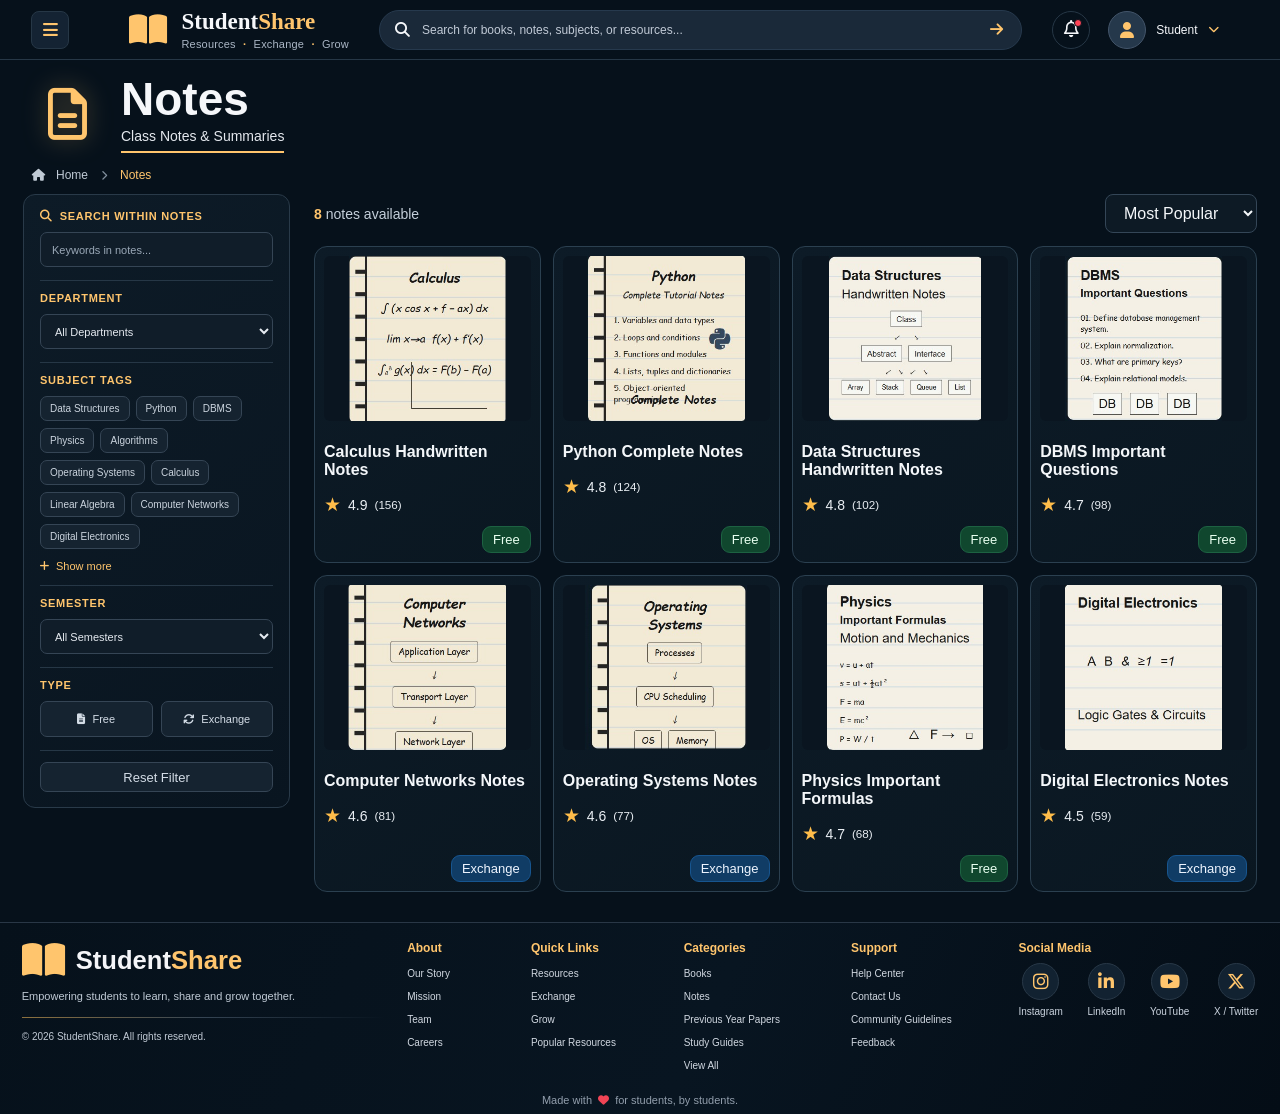
<file: Explore Categories/notes/notes.html>
<!DOCTYPE html>
<html lang="en">

<head>
    <meta charset="UTF-8">
    <meta name="viewport" content="width=device-width, initial-scale=1.0">

    <title>Notes | StudentShare</title>

    <link rel="stylesheet" href="notes.css">
    <link rel="icon" type="image.PNG" href="/Designer (2).png">

    <link rel="stylesheet"
          href="https://cdnjs.cloudflare.com/ajax/libs/font-awesome/6.5.2/css/all.min.css">
</head>

<body>

    <!-- Navigation Bar -->
    <header class="navbar">
        <!-- Sidebar Toggle -->
        <button class="menu-toggle"
            id="menuToggle"
            aria-label="Open navigation menu"
            aria-expanded="false"
            aria-controls="sidebar">
            <i class="fa-solid fa-bars"></i>
        </button>

        <!-- Website Branding -->
        <a href="/index.html" class="brand">
            <i class="fa-solid fa-book-open logo-icon"></i>

            <div class="brand-text">
                <h1>Student<span>Share</span></h1>
                <p>Resources <b>·</b> Exchange <b>·</b> Grow</p>
            </div>
        </a>

        <!-- Search Bar -->
        <form class="search-bar" id="searchForm">
            <i class="fa-solid fa-magnifying-glass"></i>

            <input
                type="search"
                id="siteSearch"
                placeholder="Search for books, notes, subjects, or resources..."
                aria-label="Search academic resources"
            >

            <button type="submit" aria-label="Submit search">
                <i class="fa-solid fa-arrow-right"></i>
            </button>
        </form>

        <!-- User Controls -->
        <div class="user-controls">

            <button class="notification-btn"
                    id="notificationBtn"
                    aria-label="Notifications">
                <i class="fa-regular fa-bell"></i>
                <span class="notification-dot"></span>
            </button>

            <button class="profile-btn" id="profileBtn"
                    aria-expanded="false">
                <span class="avatar">
                    <i class="fa-solid fa-user"></i>
                </span>

                <span class="profile-name">Student</span>
                <i class="fa-solid fa-chevron-down profile-arrow"></i>
            </button>

            <div class="profile-menu" id="profileMenu" hidden>
                <a href="#"><i class="fa-regular fa-user"></i> My Profile</a>
                <a href="#"><i class="fa-solid fa-book"></i> My Resources</a>
                <a href="#"><i class="fa-solid fa-right-to-bracket"></i> Login</a>
            </div>

        </div>
    </header>

 

<!-- Navigation Sidebar -->
<aside class="sidebar" id="sidebar" aria-hidden="true">

    <div class="sidebar-background"></div>

    <div class="sidebar-content">

        <div class="sidebar-top">
            <span class="sidebar-label">NAVIGATION</span>

            <button class="sidebar-close" id="sidebarClose"
                    aria-label="Close navigation menu">
                <i class="fa-solid fa-xmark"></i>
            </button>
        </div>

        <nav class="sidebar-nav">

            <a href="/index.html" class="sidebar-link">
                <i class="fa-solid fa-house"></i>
                <span>Home</span>
            </a>

            <a href="#categories" class="sidebar-link">
                <i class="fa-solid fa-layer-group"></i>
                <span>Explore Categories</span>
            </a>

            <div class="sidebar-divider"></div>

            <span class="sidebar-label">RESOURCES</span>

            <a href="/Explore Categories/books/books.html" class="sidebar-link">
                <i class="fa-solid fa-book-open"></i>
                <span>Books</span>
            </a>

            <a href="/Explore Categories/notes/notes.html" class="sidebar-link active">
                <i class="fa-solid fa-file-lines"></i>
                <span>Notes</span>
            </a>

            <a href="/Explore Categories/guides manuals subjects/page.html" class="sidebar-link">
                <i class="fa-solid fa-graduation-cap"></i>
                <span>Study Guides, Lab Manuals, Subjects</span>
            </a>

            <a href="/Explore Categories/guides manuals subjects/manuals.html" class="sidebar-link">
                <i class="fa-solid fa-flask"></i>
                <span>Other Resources</span>
            </a>

            <a href="/Explore Categories/guides manuals subjects/subjects.html" class="sidebar-link">
                <i class="fa-solid fa-book-bookmark"></i>
                <span>Projects</span>
            </a>

            <div class="sidebar-divider"></div>

            <span class="sidebar-label">COMMUNITY</span>

            <a href="#popular-resources" class="sidebar-link">
                <i class="fa-solid fa-fire"></i>
                <span>Popular Resources</span>
            </a>

            <a href="#physical-exchange" class="sidebar-link">
                <i class="fa-solid fa-arrows-rotate"></i>
                <span>Exchange Resources</span>
            </a>

            <a href="#community" class="sidebar-link">
                <i class="fa-solid fa-users"></i>
                <span>Community</span>
            </a>

        </nav>

        <div class="sidebar-brand">
            <i class="fa-solid fa-book-open"></i>

            <div>
                <h3>Student<span>Share</span></h3>
                <p>Resources · Exchange · Grow</p>
            </div>
        </div>

    </div>
</aside>


<!-- NOTES PAGE HEADING -->

<section class="notes-page-header">

    <div class="notes-heading-main">

        <div class="notes-heading-icon">
            <i class="fa-regular fa-file-lines"></i>
        </div>

        <div class="notes-heading-text">
            <h1>Notes</h1>
            <p>Class Notes &amp; Summaries</p>
        </div>

    </div>

    <nav class="notes-breadcrumb" aria-label="Breadcrumb">

        <a href="/index.html">
            <i class="fa-solid fa-house"></i>
            Home
        </a>

        <i class="fa-solid fa-chevron-right"></i>

        <span>Notes</span>

    </nav>

</section>



<!-- ========================================
     NOTES MAIN CONTENT
======================================== -->

<main class="notes-main-layout">

    
<!-- ========================================
     NOTES FILTER SIDEBAR
======================================== -->

<aside class="notes-filter-sidebar" id="notesFilters">

    <!-- Search -->
    <div class="notes-filter-group">

        <h3 class="notes-filter-heading">
            <i class="fa-solid fa-magnifying-glass"></i>
            Search within notes
        </h3>

        <input
            type="search"
            class="notes-filter-search"
            id="notesSearch"
            placeholder="Keywords in notes..."
            aria-label="Search within notes"
        >

    </div>


    <!-- Department -->
    <div class="notes-filter-group">

        <h3 class="notes-filter-heading">Department</h3>

        <select class="notes-filter-select" id="notesDepartment">

            <option value="all">All Departments</option>
            <option value="computer-science">Computer Science</option>
            <option value="mechanical">Mechanical Engineering</option>
            <option value="electrical">Electrical Engineering</option>
            <option value="civil">Civil Engineering</option>
            <option value="management">Management</option>
            <option value="physics">Physics</option>

        </select>

    </div>


    <!-- Subject Tags -->
    <div class="notes-filter-group">

        <h3 class="notes-filter-heading">Subject Tags</h3>

        <div class="notes-subject-tags" id="notesSubjectTags">

            <button type="button" class="notes-subject-tag"
                data-subject="Data Structures" aria-pressed="false">
                Data Structures
            </button>

            <button type="button" class="notes-subject-tag"
                data-subject="Python" aria-pressed="false">
                Python
            </button>

            <button type="button" class="notes-subject-tag"
                data-subject="DBMS" aria-pressed="false">
                DBMS
            </button>

            <button type="button" class="notes-subject-tag"
                data-subject="Physics" aria-pressed="false">
                Physics
            </button>

            <button type="button" class="notes-subject-tag"
                data-subject="Algorithms" aria-pressed="false">
                Algorithms
            </button>

            <button type="button" class="notes-subject-tag"
                data-subject="Operating Systems" aria-pressed="false">
                Operating Systems
            </button>

            <button type="button" class="notes-subject-tag"
                data-subject="Calculus" aria-pressed="false">
                Calculus
            </button>

            <button type="button" class="notes-subject-tag"
                data-subject="Linear Algebra" aria-pressed="false">
                Linear Algebra
            </button>

            <button type="button" class="notes-subject-tag"
                data-subject="Computer Networks" aria-pressed="false">
                Computer Networks
            </button>

            <button type="button" class="notes-subject-tag"
                data-subject="Digital Electronics" aria-pressed="false">
                Digital Electronics
            </button>

            <button type="button" class="notes-subject-tag extra-note-tag"
                data-subject="Machine Learning"
                aria-pressed="false" hidden>
                Machine Learning
            </button>

            <button type="button" class="notes-subject-tag extra-note-tag"
                data-subject="Java"
                aria-pressed="false" hidden>
                Java
            </button>

            <button type="button" class="notes-subject-tag extra-note-tag"
                data-subject="Chemistry"
                aria-pressed="false" hidden>
                Chemistry
            </button>

        </div>

        <button type="button" class="notes-show-more"
            id="notesShowMore" aria-expanded="false">

            <i class="fa-solid fa-plus"></i>
            Show more

        </button>

    </div>


    <!-- Semester -->
    <div class="notes-filter-group">

        <h3 class="notes-filter-heading">Semester</h3>

        <select class="notes-filter-select" id="notesSemester">

            <option value="all">All Semesters</option>
            <option value="1">1st Semester</option>
            <option value="2">2nd Semester</option>
            <option value="3">3rd Semester</option>
            <option value="4">4th Semester</option>
            <option value="5">5th Semester</option>
            <option value="6">6th Semester</option>
            <option value="7">7th Semester</option>
            <option value="8">8th Semester</option>

        </select>

    </div>


    <!-- Type -->
    <div class="notes-filter-group">

        <h3 class="notes-filter-heading">Type</h3>

        <div class="notes-type-options">

            <button type="button" id="free"
                class="notes-type-btn"
                data-type="free"
                aria-pressed="false">

                <i class="fa-solid fa-file-lines"></i>
                Free

            </button>

            <button type="button"
                class="notes-type-btn"
                data-type="exchange"
                aria-pressed="false">

                <i class="fa-solid fa-arrows-rotate"></i>
                Exchange

            </button>

        </div>

    </div>

     <div id="reset"><div>Reset Filter</div></div>

</aside>



    <!-- NOTES LISTINGS WILL BE ADDED NEXT -->
    <section class="notes-content">
        <div class="results-header">
            <p><span id="notesCount">8</span> notes available</p>
            <select id="sortNotes" class="sort-select" aria-label="Sort notes">
                <option value="popular">Most Popular</option>
                <option value="rating">Highest Rated</option>
                <option value="title">Title: A to Z</option>
            </select>
        </div>

        <div class="notes-grid" id="notesGrid">

            <article class="note-card"
                data-title="Python Complete Notes"
                data-subject="python"
                data-department="computer-science"
                data-semester="2" data-type="free"
                data-rating="4.8" data-reviews="124" data-popularity="124">

                <div class="notes-cover">
                    <img src="/Explore Categories/notes/images/python.jpeg" 
                        alt="Python Complete Notes">
               </div>

                <div class="note-details">
                    <h3>Python Complete Notes</h3>
                    <div class="note-rating"><span class="stars">★</span><span>4.8</span><small>(124)</small></div>
                    <div class="note-footer"><span class="status free-status">Free</span></div>
                </div>
            </article>

            <article class="note-card"
                data-title="DBMS Important Questions"
                data-subject="dbms"
                data-department="computer-science"
                data-semester="4" data-type="free"
                data-rating="4.7" data-reviews="98" data-popularity="98">
                
                <div class="notes-cover">
                    <img src="/Explore Categories/notes/images/dbms.jpeg" 
                        alt="DBMS Important Questions">
               </div>

                <div class="note-details">
                    <h3>DBMS Important Questions</h3>
                    <div class="note-rating"><span class="stars">★</span><span>4.7</span><small>(98)</small></div>
                    <div class="note-footer"><span class="status free-status">Free</span></div>
                </div>
            </article>

            <article class="note-card"
                data-title="Calculus Handwritten Notes"
                data-subject="calculus"
                data-department="engineering"
                data-semester="1" data-type="free"
                data-rating="4.9" data-reviews="156" data-popularity="156">
                
                <div class="notes-cover">
                    <img src="/Explore Categories/notes/images/calculas.jpeg" 
                        alt="Calculus Handwritten Notes">
               </div>

                <div class="note-details">
                    <h3>Calculus Handwritten Notes</h3>
                    <div class="note-rating"><span class="stars">★</span><span>4.9</span><small>(156)</small></div>
                    <div class="note-footer"><span class="status free-status">Free</span></div>
                </div>
            </article>

            <article class="note-card"
                data-title="Operating Systems Notes"
                data-subject="operating-systems"
                data-department="computer-science"
                data-semester="4" data-type="exchange"
                data-rating="4.6" data-reviews="77" data-popularity="77">
               
                <div class="notes-cover">
                    <img src="/Explore Categories/notes/images/operating systems.jpeg" 
                        alt="Operating Systems Notes">
               </div>

                <div class="note-details">
                    <h3>Operating Systems Notes</h3>
                    <div class="note-rating"><span class="stars">★</span><span>4.6</span><small>(77)</small></div>
                    <div class="note-footer"><span class="status exchange-status">Exchange</span></div>
                </div>
            </article>

            <article class="note-card"
                data-title="Data Structures Handwritten Notes"
                data-subject="data-structures"
                data-department="computer-science"
                data-semester="3" data-type="free"
                data-rating="4.8" data-reviews="102" data-popularity="102">
                
                <div class="notes-cover">
                    <img src="/Explore Categories/notes/images/data structures.jpeg" 
                        alt="Data Structures Handwritten Notes">
               </div>

                <div class="note-details">
                    <h3>Data Structures Handwritten Notes</h3>
                    <div class="note-rating"><span class="stars">★</span><span>4.8</span><small>(102)</small></div>
                    <div class="note-footer"><span class="status free-status">Free</span></div>
                </div>
            </article>

            <article class="note-card"
                data-title="Physics Important Formulas"
                data-subject="physics"
                data-department="engineering"
                data-semester="1" data-type="free"
                data-rating="4.7" data-reviews="68" data-popularity="68">
                
                <div class="notes-cover">
                    <img src="/Explore Categories/notes/images/physics.jpeg" 
                        alt="Physics Important Formulas">
               </div>

                <div class="note-details">
                    <h3>Physics Important Formulas</h3>
                    <div class="note-rating"><span class="stars">★</span><span>4.7</span><small>(68)</small></div>
                    <div class="note-footer"><span class="status free-status">Free</span></div>
                </div>
            </article>

            <article class="note-card"
                data-title="Computer Networks Notes"
                data-subject="computer-networks"
                data-department="information-technology"
                data-semester="5" data-type="exchange"
                data-rating="4.6" data-reviews="81" data-popularity="81">
                
                <div class="notes-cover">
                    <img src="/Explore Categories/notes/images/computer networks.jpeg" 
                        alt="Computer Networks Notes">
               </div>

                <div class="note-details">
                    <h3>Computer Networks Notes</h3>
                    <div class="note-rating"><span class="stars">★</span><span>4.6</span><small>(81)</small></div>
                    <div class="note-footer"><span class="status exchange-status">Exchange</span></div>
                </div>
            </article>

            <article class="note-card"
                data-title="Digital Electronics Notes"
                data-subject="digital-electronics"
                data-department="electronics"
                data-semester="2" data-type="exchange"
                data-rating="4.5" data-reviews="59" data-popularity="59">
                
                <div class="notes-cover">
                    <img src="/Explore Categories/notes/images/digital electronics.jpeg" 
                        alt="Digital Electronics Notes">
               </div>

                <div class="note-details">
                    <h3>Digital Electronics Notes</h3>
                    <div class="note-rating"><span class="stars">★</span><span>4.5</span><small>(59)</small></div>
                    <div class="note-footer"><span class="status exchange-status">Exchange</span></div>
                </div>
            </article>

        </div>
    </section>

</main>




<!-- ========================================
     STUDENTSHARE FOOTER
======================================== -->

<footer class="site-footer">

    <div class="footer-main">

        <!-- Brand Column -->
        <div class="footer-brand">

            <a href="#" class="footer-logo">
                <i class="fa-solid fa-book-open"></i>

                <span>Student<span class="footer-gold">Share</span></span>
            </a>

            <p class="footer-tagline">
                Empowering students to learn, share and grow together.
            </p>

            <div class="footer-divider"></div>

            <p class="footer-copyright">
                © 2026 StudentShare. All rights reserved.
            </p>

        </div>

        <!-- About -->
        <div class="footer-column">
            <h3>About</h3>
            <ul>
                <li><a href="#about">Our Story</a></li>
                <li><a href="#about">Mission</a></li>
                <li><a href="#community">Team</a></li>
                <li><a href="#community">Careers</a></li>
            </ul>
        </div>

        <!-- Quick Links -->
        <div class="footer-column">
            <h3>Quick Links</h3>
            <ul>
                <li><a href="#categories">Resources</a></li>
                <li><a href="#physical-exchange">Exchange</a></li>
                <li><a href="#community">Grow</a></li>
                <li><a href="#popular-resources">Popular Resources</a></li>
            </ul>
        </div>

        <!-- Categories -->
        <div class="footer-column">
            <h3>Categories</h3>
            <ul>
                <li><a href="#books">Books</a></li>
                <li><a href="#notes">Notes</a></li>
                <li><a href="#papers">Previous Year Papers</a></li>
                <li><a href="#guides">Study Guides</a></li>
                <li><a href="#categories">View All</a></li>
            </ul>
        </div>

        <!-- Support -->
        <div class="footer-column">
            <h3>Support</h3>
            <ul>
                <li><a href="#help">Help Center</a></li>
                <li><a href="#contact">Contact Us</a></li>
                <li><a href="#guidelines">Community Guidelines</a></li>
                <li><a href="#feedback">Feedback</a></li>
            </ul>
        </div>

        <!-- Social Media -->
        <div class="footer-social">
            <h3>Social Media</h3>

            <div class="social-links">

                <a href="https://www.instagram.com/"
                   target="_blank" rel="noopener noreferrer"
                   aria-label="Instagram">
                    <i class="fa-brands fa-instagram"></i>
                    <span>Instagram</span>
                </a>

                <a href="https://www.linkedin.com/"
                   target="_blank" rel="noopener noreferrer"
                   aria-label="LinkedIn">
                    <i class="fa-brands fa-linkedin-in"></i>
                    <span>LinkedIn</span>
                </a>

                <a href="https://www.youtube.com/"
                   target="_blank" rel="noopener noreferrer"
                   aria-label="YouTube">
                    <i class="fa-brands fa-youtube"></i>
                    <span>YouTube</span>
                </a>

                <a href="https://x.com/"
                   target="_blank" rel="noopener noreferrer"
                   aria-label="X">
                    <i class="fa-brands fa-x-twitter"></i>
                    <span>X / Twitter</span>
                </a>

            </div>
        </div>

    </div>

    <!-- Bottom Footer Line -->
    <div class="footer-bottom">
        <p>Made with <i class="fa-solid fa-heart"></i> for students, by students.</p>
    </div>

</footer>




    <script src="/Explore Categories/header.js"></script>
    <script src="notes.js"></script>

</body>
</html>
</file>
<file: header.css>
/* ---------- Global Styles ---------- */

* {
    margin: 0;
    padding: 0;
    box-sizing: border-box;
}

:root {
    --navy: #06111b;
    --navy-light: #142333;
    --gold: #ffc56d;
    --white: #f5f7fa;
    --muted: #aab6c5;
    --border: #263746;
}

body {
    background: var(--navy);
    color: var(--white);
    font-family: Arial, Helvetica, sans-serif;
}

/* ---------- Header ---------- */

.navbar {
    min-height: 60px;
    padding: 8px 4.8%;
    display: flex;
    align-items: center;
    gap: 30px;
    background: var(--navy);
    border-bottom: 1px solid var(--border);
    position: relative;
    z-index: 10;
}

/* ---------- Branding ---------- */

.brand {
    display: flex;
    align-items: center;
    gap: 14px;
    flex-shrink: 0;
    text-decoration: none;
    color: var(--white);
}

.logo-icon {
    color: var(--gold);
    font-size: 34px;
}

.brand-text h1 {
    font-family: Georgia, "Times New Roman", serif;
    font-size: 23px;
    font-weight: 600;
    white-space: nowrap;
}

.brand-text h1 span {
    color: var(--gold);
}

.brand-text p {
    color: var(--muted);
    font-size: 11px;
    margin-top: 3px;
    letter-spacing: 0.2px;
}

.brand-text p b {
    color: var(--gold);
    margin: 0 4px;
}

/* ---------- Search Bar ---------- */

.search-bar {
    display: flex;
    align-items: center;
    gap: 12px;
    flex: 1;
    max-width: 650px;
    height: 40px;
    padding: 0 10px 0 15px;
    margin: 0 auto;
    border: 1px solid #26394d;
    border-radius: 25px;
    background: #1a2939;
}

.search-bar > i {
    color: var(--white);
    font-size: 15px;
}

.search-bar input {
    flex: 1;
    min-width: 0;
    height: 100%;
    border: none;
    outline: none;
    background: transparent;
    color: var(--white);
    font-size: 12px;
}

.search-bar input::placeholder {
    color: #c0c9d5;
}

.search-bar button {
    border: none;
    background: transparent;
    color: var(--gold);
    cursor: pointer;
    padding: 8px;
    font-size: 15px;
}

/* ---------- User Controls ---------- */

.user-controls {
    display: flex;
    align-items: center;
    gap: 18px;
    position: relative;
    flex-shrink: 0;
}

.notification-btn,
.profile-btn {
    border: none;
    color: var(--white);
    background: transparent;
    cursor: pointer;
}

.notification-btn {
    width: 38px;
    height: 38px;
    border: 1px solid var(--border);
    border-radius: 50%;
    position: relative;
    font-size: 17px;
}

.notification-dot {
    position: absolute;
    top: 7px;
    right: 7px;
    height: 8px;
    width: 8px;
    background: #ff4356;
    border-radius: 50%;
    border: 1px solid var(--navy);
}

.profile-btn {
    display: flex;
    align-items: center;
    gap: 10px;
    font-size: 12px;
}

.avatar {
    width: 38px;
    height: 38px;
    border-radius: 50%;
    background: #25384b;
    border: 1px solid #43556a;
    display: grid;
    place-items: center;
    color: var(--gold);
    font-size: 16px;
}

.profile-arrow {
    color: var(--gold);
    font-size: 11px;
    transition: transform 0.2s;
}

.profile-btn[aria-expanded="true"] .profile-arrow {
    transform: rotate(180deg);
}

/* ---------- Profile Dropdown ---------- */

.profile-menu {
    position: absolute;
    right: 0;
    top: calc(100% + 12px);
    width: 190px;
    padding: 8px;
    border: 1px solid var(--border);
    border-radius: 10px;
    background: #101e2b;
    box-shadow: 0 10px 25px #0005;
}

.profile-menu a {
    display: flex;
    gap: 10px;
    align-items: center;
    padding: 11px;
    color: var(--white);
    font-size: 13px;
    text-decoration: none;
    border-radius: 6px;
}

.profile-menu a:hover {
    background: var(--navy-light);
    color: var(--gold);
}

[hidden] {
    display: none !important;
}

/* ---------- Responsive Header ---------- */

@media (max-width: 850px) {
    .navbar {
        padding: 10px 3%;
        gap: 16px;
    }

    .brand-text h1 {
        font-size: 19px;
    }

    .brand-text p {
        font-size: 10px;
    }

    .logo-icon {
        font-size: 29px;
    }

    .user-controls {
        gap: 10px;
    }

    .profile-name {
        display: none;
    }
}

@media (max-width: 560px) {
    .navbar {
        display: grid;
        grid-template-columns: 1fr auto;
        gap: 12px;
        padding: 12px 16px;
    }

    .brand {
        gap: 9px;
    }

    .brand-text h1 {
        font-size: 18px;
    }

    .logo-icon {
        font-size: 27px;
    }

    .user-controls {
        gap: 10px;
    }

    .search-bar {
        grid-column: 1 / -1;
        grid-row: 2;
        width: 100%;
        max-width: none;
        margin: 0;
    }

    .notification-btn {
        width: 34px;
        height: 34px;
    }

    .avatar {
        width: 34px;
        height: 34px;
    }
}


/* ========================================
   SIDEBAR NAVIGATION
======================================== */

/* Hamburger button */

.menu-toggle {
    position: relative;
    left: -30px;
    width: 38px;
    height: 38px;
    flex-shrink: 0;

    display: grid;
    place-items: center;

    color: var(--gold);
    background: #142333;
    border: 1px solid var(--border);
    border-radius: 8px;

    font-size: 17px;
    cursor: pointer;

    transition: 0.25s ease;
}

.menu-toggle:hover {
    background: #263746;
    border-color: var(--gold);
}


/* Sidebar */

.sidebar {
    position: fixed;
    top: 0;
    left: 0;

    width: 290px;
    height: 100vh;
    height: 100dvh;

    z-index: 1001;

    transform: translateX(-100%);
    transition: transform 0.35s ease;

    overflow: hidden;
    background: #06111b;
    border-right: 1px solid #263746;
}

.sidebar.open {
    transform: translateX(0);
}


/* Background image */

.sidebar-background {
    position: absolute;
    inset: 0;

    background-image:
        linear-gradient(
            to bottom,
            rgba(3, 12, 20, 0.72),
            rgba(3, 12, 20, 0.83),
            rgba(3, 12, 20, 0.96)
        ),
        url("/Designer\ \(1\).png");

    background-size: cover;
    background-position: center;
    background-repeat: no-repeat;

    opacity: 0.95;
}


/* Sidebar content */

.sidebar-content {
    position: relative;
    z-index: 1;

    height: 100%;
    display: flex;
    flex-direction: column;

    padding: 22px 18px 20px;
}


/* Sidebar top */

.sidebar-top {
    display: flex;
    justify-content: space-between;
    align-items: center;

    margin-bottom: 30px;
}

.sidebar-label {
    color: #aab6c5;
    font-size: 10px;
    font-weight: 700;
    letter-spacing: 2px;
}

.sidebar-close {
    width: 34px;
    height: 34px;

    color: var(--gold);
    background: rgba(6, 17, 27, 0.8);

    border: 1px solid var(--border);
    border-radius: 8px;

    cursor: pointer;
    font-size: 16px;
}


/* Navigation links */

.sidebar-nav {
    display: flex;
    flex-direction: column;
    gap: 7px;

    overflow-y: auto;
    scrollbar-width: thin;
    scrollbar-color: #536273 transparent;
}

.sidebar-link {
    display: flex;
    align-items: center;
    gap: 14px;

    padding: 12px 13px;

    color: #e2e8ef;
    text-decoration: none;

    font-size: 13px;
    border-radius: 7px;

    transition: 0.2s ease;
}

.sidebar-link i {
    width: 19px;
    text-align: center;

    color: var(--gold);
    font-size: 15px;
}

.sidebar-link:hover,
.sidebar-link.active {
    color: var(--gold);
    background: rgba(255, 197, 109, 0.12);
    border-left: 3px solid var(--gold);
    padding-left: 10px;
}


/* Dividers */

.sidebar-divider {
    height: 1px;
    background: rgba(255, 255, 255, 0.15);
    margin: 13px 0;
}


/* Branding at bottom */

.sidebar-brand {
    margin-top: auto;

    display: flex;
    align-items: center;
    gap: 12px;

    padding: 17px 5px 5px;

    border-top: 1px solid rgba(255, 255, 255, 0.2);
}

.sidebar-brand > i {
    color: var(--gold);
    font-size: 27px;
}

.sidebar-brand h3 {
    color: white;
    font-family: Georgia, "Times New Roman", serif;
    font-size: 17px;
    font-weight: 600;
}

.sidebar-brand h3 span {
    color: var(--gold);
}

.sidebar-brand p {
    color: #aab6c5;
    font-size: 9px;
    margin-top: 4px;
}


/* Overlay */

.sidebar-overlay {
    position: fixed;
    inset: 0;

    z-index: 1000;

    background: rgba(0, 0, 0, 0.65);

    opacity: 0;
    visibility: hidden;

    transition: 0.3s ease;
}

.sidebar-overlay.show {
    opacity: 1;
    visibility: visible;
}


/* Mobile */

@media (max-width: 560px) {
    .sidebar {
        width: min(290px, 82vw);
    }

    .menu-toggle {
        width: 35px;
        height: 35px;
    }
}
</file>
<file: hero.css>
/* ========================================
   HERO SECTION
======================================== */

.hero {
    min-height: 290px;
    position: relative;
    display: flex;
    align-items: center;
    overflow: hidden;

    /* Replace this image with an LPU campus-at-sunset
       photograph when you have the preferred asset. */
    background-image:
        url(Gemini_Generated_Image_854iwg854iwg854i.png);

    background-size: cover;
    background-position: center 48%;
    background-repeat: no-repeat;
    border-bottom: 1px solid #253746;
}

/* Dark overlay improves text readability */

.hero-overlay {
    position: absolute;
    inset: 0;

    background: linear-gradient(
        90deg,
        rgba(3, 12, 20, 0.96) 0%,
        rgba(3, 12, 20, 0.86) 36%,
        rgba(3, 12, 20, 0.43) 66%,
        rgba(3, 12, 20, 0.15) 100%
    );
}

/* Main hero content */

.hero-content {
    position: relative;
    z-index: 1;
    width: min(720px, 68%);
    padding: 32px 0 30px 5%;
}

.hero-eyebrow {
    color: #f1f3f5;
    font-size: 12px;
    letter-spacing: 3px;
    font-weight: 600;
    margin-bottom: 8px;
}

.hero-content h2 {
    color: #f7f8fb;
    font-family: Georgia, "Times New Roman", serif;
    font-size: clamp(28px, 3vw, 40px);
    line-height: 1.08;
    font-weight: 700;
    max-width: 650px;
}

.hero-content h2 span {
    display: block;
    color: var(--gold);
}

.hero-description {
    color: #edf0f4;
    font-size: 14px;
    line-height: 1.6;
    margin-top: 9px;
    margin-bottom: 12px;
}

/* Hero search field */

.hero-search {
    width: min(640px, 100%);
    min-height: 46px;
    display: flex;
    align-items: center;
    gap: 14px;

    padding: 5px 6px 5px 17px;

    border: 1px solid #dba64d;
    border-radius: 28px;
    background: rgba(7, 19, 30, 0.94);

    box-shadow: 0 5px 22px rgba(0, 0, 0, 0.2);
}

.hero-search > i {
    color: var(--gold);
    font-size: 17px;
}

.hero-search input {
    flex: 1;
    min-width: 0;
    height: 34px;

    border: none;
    outline: none;
    background: transparent;

    color: var(--white);
    font-size: 12px;
}

.hero-search input::placeholder {
    color: #c5ced9;
}

.hero-search input:focus-visible {
    outline: 1px solid var(--gold);
    outline-offset: 3px;
    border-radius: 3px;
}

.hero-search button {
    flex-shrink: 0;
    width: 34px;
    height: 34px;

    display: grid;
    place-items: center;

    border: none;
    border-radius: 50%;
    background: var(--gold);
    color: #101720;

    font-size: 15px;
    cursor: pointer;

    transition: transform 0.2s, background 0.2s;
}

.hero-search button:hover {
    background: #ffda9c;
    transform: translateX(2px);
}

/* Popular search chips */

.popular-searches {
    display: flex;
    flex-wrap: wrap;
    align-items: center;
    gap: 7px;
    margin-top: 12px;
}

.popular-label {
    color: #e5e9ef;
    font-size: 11px;
    margin-right: 3px;
}

.search-chip {
    border: 1px solid #263746;
    border-radius: 18px;
    padding: 6px 12px;

    background: rgba(22, 37, 52, 0.92);
    color: #e4eaf1;

    font-size: 10px;
    cursor: pointer;

    transition: border-color 0.2s,
                background 0.2s,
                color 0.2s;
}

.search-chip:hover,
.search-chip:focus-visible {
    border-color: var(--gold);
    color: var(--gold);
    background: #203044;
}

/* Decorative slogan on the right */

.hero-slogan {
    position: absolute;
    z-index: 1;
    top: 30px;
    right: 5%;

    color: #fff4df;
    font-family: Georgia, "Times New Roman", serif;
    font-size: clamp(20px, 2vw, 28px);
    font-style: italic;
    line-height: 1.25;
    text-align: center;

    transform: rotate(-8deg);
    text-shadow: 0 2px 10px #000;
}

/* ========================================
   HERO RESPONSIVENESS
======================================== */

@media (min-width: 1500px) {
    .hero {
        min-height: 330px;
    }

    .hero-content {
        padding-top: 38px;
        padding-bottom: 38px;
    }
}

@media (max-width: 850px) {
    .hero {
        min-height: 310px;
        background-position: center;
    }

    .hero-content {
        width: 80%;
        padding-left: 4%;
    }

    .hero-content h2 {
        font-size: 32px;
    }

    .hero-slogan {
        right: 3%;
        font-size: 19px;
    }
}

@media (max-width: 560px) {
    .hero {
        min-height: 0;
        background-position: 58% center;
    }

    .hero-overlay {
        background: linear-gradient(
            90deg,
            rgba(3, 12, 20, 0.94),
            rgba(3, 12, 20, 0.77)
        );
    }

    .hero-content {
        width: 100%;
        padding: 35px 18px 26px;
    }

    .hero-eyebrow {
        font-size: 10px;
        letter-spacing: 2px;
    }

    .hero-content h2 {
        font-size: clamp(27px, 7vw, 34px);
        line-height: 1.13;
    }

    .hero-description {
        font-size: 13px;
    }

    .desktop-break {
        display: none;
    }

    .hero-search {
        gap: 10px;
        padding-left: 13px;
    }

    .hero-search input {
        font-size: 11px;
    }

    .popular-searches {
        gap: 7px;
    }

    .popular-label {
        flex-basis: 100%;
        margin-bottom: 2px;
    }

    .search-chip {
        padding: 7px 10px;
    }

    .hero-slogan {
        display: none;
    }
}
</file>
<file: explore.css>
/* ========================================
   EXPLORE CATEGORIES
======================================== */

.categories-section {
    margin: 0 1.4%;
    padding: 14px 10px 12px;

    background: linear-gradient(
        120deg,
        #07141d,
        #041019 65%,
        #07151e
    );

    border: 1px solid #263746;
    border-radius: 13px;
    position: relative;
    top: -20px;
}

/* Section heading */

.section-heading {
    display: flex;
    align-items: center;
    justify-content: space-between;
    gap: 15px;
    margin-bottom: 14px;
}

.heading-left {
    display: flex;
    align-items: center;
    gap: 13px;
}

.heading-icon {
    width: 48px;
    height: 48px;
    flex-shrink: 0;

    display: grid;
    place-items: center;

    border: 1px solid #604a28;
    border-radius: 50%;

    background: #15202a;
    color: var(--gold);
    font-size: 21px;

    box-shadow: 0 0 15px #ffbd4a20;
}

.heading-left h2 {
    color: #f7f5f0;
    font-family: Georgia, "Times New Roman", serif;
    font-size: 22px;
    font-weight: 600;
}

.heading-left p {
    color: #b9c4d0;
    font-size: 12px;
    margin-top: 3px;
}

.view-all {
    display: inline-flex;
    align-items: center;
    gap: 8px;

    color: var(--gold);
    text-decoration: none;
    font-size: 12px;
    white-space: nowrap;

    transition: color 0.2s;
}

.view-all:hover {
    color: #ffe0a8;
}

/* Category grid */

.category-grid {
    display: grid;
    grid-template-columns: repeat(7, minmax(0, 1fr));
    gap: 12px;
}

/* Individual cards */

.category-card {
    min-width: 0;
    min-height: 106px;
    padding: 10px 5px;

    display: flex;
    flex-direction: column;
    align-items: center;
    justify-content: center;
    gap: 7px;

    border: 1px solid #263746;
    border-radius: 10px;

    color: #f2f4f8;
    text-align: center;
    text-decoration: none;

    transition:
        transform 0.2s ease,
        border-color 0.2s ease,
        box-shadow 0.2s ease,
        filter 0.2s ease;
}

.category-card:hover {
    transform: translateY(-3px);
    border-color: var(--category-color);
    box-shadow: 0 5px 18px #0004;
    filter: brightness(1.12);
}

.category-card:focus-visible {
    outline: 2px solid var(--gold);
    outline-offset: 3px;
}

/* Icon container */

.category-icon {
    width: 43px;
    height: 43px;
    flex-shrink: 0;

    display: grid;
    place-items: center;

    border: 1px solid var(--category-color);
    border-radius: 11px;

    background: var(--icon-bg);
    color: var(--icon-color);

    font-size: 20px;
    box-shadow: 0 3px 12px #0002;
}

.category-card h3 {
    font-size: 12px;
    font-weight: 600;
    line-height: 1.25;
}

.category-card p {
    color: #c4cfda;
    font-size: 10px;
    line-height: 1.4;
}

/* Category color themes */

.category-books {
    --category-color: #dba34b;
    --icon-bg: #533c1c;
    --icon-color: #ffcf78;
    background: linear-gradient(145deg, #29251e, #111b22);
}

.category-notes {
    --category-color: #24a77c;
    --icon-bg: #086c51;
    --icon-color: #b6ffdf;
    background: linear-gradient(145deg, #102c2b, #101c24);
}

.category-papers {
    --category-color: #ed8748;
    --icon-bg: #a94918;
    --icon-color: #ffe0bd;
    background: linear-gradient(145deg, #30251f, #171c24);
}

.category-guides {
    --category-color: #9b77f6;
    --icon-bg: #5c36ba;
    --icon-color: #f0e6ff;
    background: linear-gradient(145deg, #25213c, #151b29);
}

.category-projects {
    --category-color: #11a9cf;
    --icon-bg: #006781;
    --icon-color: #c0f5ff;
    background: linear-gradient(145deg, #102c38, #101c25);
}

.category-other {
    --category-color: #e84b78;
    --icon-bg: #a51f49;
    --icon-color: #ffe0e8;
    background: linear-gradient(145deg, #30202c, #191923);
}

.category-labs {
    --category-color: #448cff;
    --icon-bg: #0646b9;
    --icon-color: #d5e8ff;
    background: linear-gradient(145deg, #192943, #121c2a);
}

.category-subjects {
    --category-color: #8299ad;
    --icon-bg: #40576b;
    --icon-color: #eff6ff;
    background: linear-gradient(145deg, #1b2935, #111c24);
}

/* Responsive layout */

@media (max-width: 1100px) {
    .category-grid {
        grid-template-columns: repeat(4, minmax(0, 1fr));
    }

    .category-card {
        min-height: 112px;
    }
}

@media (max-width: 560px) {
    .categories-section {
        margin: 0 10px;
        padding: 13px 10px;
    }

    .heading-icon {
        width: 39px;
        height: 39px;
        font-size: 17px;
    }

    .heading-left {
        gap: 9px;
    }

    .heading-left h2 {
        font-size: 18px;
    }

    .heading-left p {
        font-size: 10px;
    }

    .view-all {
        font-size: 11px;
        gap: 5px;
    }

    .category-grid {
        grid-template-columns: repeat(2, minmax(0, 1fr));
        gap: 9px;
    }

    .category-card {
        min-height: 112px;
        padding: 12px 6px;
    }

    .category-card h3 {
        font-size: 12px;
    }

    .category-card p {
        font-size: 10px;
    }
}
</file>
<file: popular.css>
/* ========================================
   POPULAR RESOURCES
======================================== */

.popular-section {
    margin: 8px 1.4%;
    padding: 12px 10px 10px;

    background: linear-gradient(
        120deg,
        #07141d,
        #040e16
    );

    border: 1px solid #263746;
    border-radius: 13px;
}

/* Section heading */

.popular-header {
    display: flex;
    justify-content: space-between;
    align-items: center;
    gap: 12px;
    margin-bottom: 12px;
}

.popular-title {
    display: flex;
    align-items: center;
    gap: 12px;
}

.popular-title > i {
    color: var(--gold);
    font-size: 22px;
}

.popular-title h2 {
    font-family: Georgia, "Times New Roman", serif;
    font-size: 21px;
    color: #f6f4f0;
}

.popular-view-all {
    display: inline-flex;
    align-items: center;
    gap: 8px;

    color: var(--gold);
    text-decoration: none;
    font-size: 12px;
    white-space: nowrap;
}

.popular-view-all:hover {
    color: #ffe1ae;
}

/* Horizontal carousel */

.popular-carousel-wrapper {
    position: relative;
}

.popular-carousel {
    display: grid;
    grid-template-columns: repeat(6, minmax(0, 1fr));
    gap: 10px;

    overflow-x: auto;
    scroll-behavior: smooth;
    scrollbar-width: none;

    padding: 2px 0;
}

.popular-carousel::-webkit-scrollbar {
    display: none;
}

/* Individual resource card */

.popular-card {
    flex: 0 0 205px;
    min-width: 0;
    min-height: 96px;

    display: flex;
    align-items: stretch;
    gap: 10px;

    padding: 8px;

    background: linear-gradient(
        135deg,
        #101f2c,
        #0b1822
    );

    border: 1px solid #172c3b;
    border-radius: 9px;

    transition:
        border-color 0.2s,
        background 0.2s;
}

.popular-card:hover {
    border-color: #9b773e;
    background: #142536;
}

/* Resource cover */

.popular-cover {
    flex: 0 0 66px;
    height: 88px;

    display: flex;
    align-items: center;
    justify-content: center;

    overflow: hidden;
    border-radius: 4px;
    background: #1a2a37;
}

.popular-cover img {
    display: block;
    width: 100%;
    height: 100%;
    object-fit: contain;

    filter: drop-shadow(0 3px 4px #0005);
}

/* Resource details */

.popular-info {
    flex: 1;
    min-width: 0;

    display: flex;
    flex-direction: column;
    align-items: flex-start;
    gap: 5px;
}

.popular-info h3 {
    color: #f0f3f7;
    font-size: 11px;
    font-weight: 500;
    line-height: 1.4;

    display: -webkit-box;
    line-clamp: 2;
    -webkit-line-clamp: 2;
    -webkit-box-orient: vertical;
    overflow: hidden;
}

.resource-type {
    color: #bac7d5;
    font-size: 10px;
}

.resource-rating {
    display: flex;
    align-items: center;
    gap: 4px;

    color: #c6d0db;
    font-size: 10px;
    white-space: nowrap;
}

.resource-rating i {
    color: var(--gold);
    font-size: 10px;
}

/* Status labels */

.resource-status {
    display: inline-block;
    margin-top: auto;

    padding: 4px 10px;
    border-radius: 15px;

    color: #fff;
    font-size: 9px;
    font-weight: 600;
    white-space: nowrap;
}

.status-free {
    background: #159d70;
}

.status-exchange {
    background: #3659f5;
}

/* Carousel arrow controls */

.carousel-arrow {
    position: absolute;
    top: 50%;
    z-index: 2;

    width: 27px;
    height: 27px;

    display: grid;
    place-items: center;

    border: 1px solid #374b5b;
    border-radius: 50%;

    background: #172635;
    color: var(--gold);

    cursor: pointer;
    transform: translateY(-50%);
}

.carousel-prev {
    left: -7px;
}

.carousel-next {
    right: -7px;
}

.carousel-arrow:hover {
    background: #273a4c;
    border-color: var(--gold);
}

.carousel-arrow:disabled {
    opacity: 0.35;
    cursor: default;
}

/* Responsive adjustments */

@media (max-width: 560px) {
    .popular-section {
        margin: 8px 10px;
        padding: 12px 9px;
    }

    .popular-title {
        gap: 8px;
    }

    .popular-title h2 {
        font-size: 18px;
    }

    .popular-title > i {
        font-size: 18px;
    }

    .popular-card {
        flex-basis: 195px;
    }

    .popular-view-all {
        font-size: 11px;
        gap: 5px;
    }
}
</file>
<file: banner.css>
/* ========================================
   PROMOTIONAL BANNERS
======================================== */

.promo-section {
    display: grid;
    grid-template-columns: repeat(2, minmax(0, 1fr));
    gap: 14px;


    margin: 30px 1.4%;
}

/* Shared banner styles */

.promo-card {
    position: relative;
    isolation: isolate;
    overflow: hidden;

    min-height: 180px;
    display: flex;
    align-items: center;

    padding: 22px 24px;

    border: 1px solid #2b3b4b;
    border-radius: 13px;

    background: #101e2a;
}

.promo-content {
    position: relative;
    z-index: 2;
    max-width: 75%;
}

.promo-eyebrow {
    display: flex;
    align-items: center;
    gap: 7px;

    color: var(--gold);
    font-size: 9px;
    font-weight: 700;
    letter-spacing: 1.1px;

    margin-bottom: 9px;
}

.promo-card h2 {
    color: #f5f7fa;
    font-family: Georgia, "Times New Roman", serif;
    font-size: clamp(20px, 2vw, 27px);
    line-height: 1.15;
}

.promo-card h2 span {
    color: var(--gold);
}

.promo-card p {
    max-width: 340px;
    color: #c1cbd6;
    font-size: 11px;
    line-height: 1.7;
    margin-top: 9px;
}

/* Call-to-action buttons */

.promo-btn {
    display: inline-flex;
    align-items: center;
    gap: 10px;

    margin-top: 14px;
    padding: 10px 15px;

    border: 1px solid var(--gold);
    border-radius: 6px;

    background: var(--gold);
    color: #101720;

    text-decoration: none;
    font-size: 11px;
    font-weight: 700;

    transition:
        background 0.2s,
        color 0.2s,
        transform 0.2s;
}

.promo-btn:hover {
    background: #ffdaa0;
    transform: translateY(-2px);
}

/* Physical exchange banner */

.exchange-promo {
    background:
        radial-gradient(
            ellipse at 100% 50%,
            #34503d 0%,
            transparent 52%
        ),
        linear-gradient(120deg, #152c29, #101d27);
}

.exchange-promo::after,
.community-promo::after {
    content: "";
    position: absolute;
    inset: 0;
    z-index: -1;

    background: linear-gradient(
        90deg,
        transparent 45%,
        rgba(5, 13, 20, 0.15)
    );
}

.exchange-promo .promo-btn {
    border-color: #a7e6b8;
    background: #a7e6b8;
}

/* Digital community banner */

.community-promo {
    background:
        radial-gradient(
            ellipse at 100% 50%,
            #423661 0%,
            transparent 52%
        ),
        linear-gradient(120deg, #24243b, #111c29);
}

.community-promo .promo-btn {
    border-color: #d5b7ff;
    background: #d5b7ff;
}

/* Decorative illustrations */

.promo-illustration {
    position: absolute;
    z-index: 1;
    right: 5%;
    top: 50%;

    width: 105px;
    height: 105px;

    display: grid;
    place-items: center;

    border-radius: 50%;
    transform: translateY(-50%);

    pointer-events: none;
}

.exchange-illustration {
    background: rgba(144, 208, 157, 0.1);
    border: 1px solid rgba(167, 230, 184, 0.25);
    color: #a7e6b8;
}

.exchange-illustration > .fa-book-open {
    font-size: 48px;
}

.exchange-symbol {
    position: absolute;
    right: -4px;
    bottom: 3px;

    padding: 9px;
    border: 1px solid #315b43;
    border-radius: 50%;

    background: #19352b;
    font-size: 17px;
}

.community-illustration {
    background: rgba(184, 153, 255, 0.1);
    border: 1px solid rgba(213, 183, 255, 0.25);
    color: #d5b7ff;
}

.community-illustration > .fa-user-graduate {
    font-size: 48px;
}

.community-symbol {
    position: absolute;
    right: -4px;
    bottom: 3px;

    padding: 9px;
    border: 1px solid #574477;
    border-radius: 50%;

    background: #2b2441;
    font-size: 17px;
}

/* Responsive layout */

@media (max-width: 850px) {
    .promo-section {
        gap: 10px;
    }

    .promo-card {
        padding: 18px;
        min-height: 190px;
    }

    .promo-content {
        max-width: 82%;
    }

    .promo-card h2 {
        font-size: 21px;
    }

    .promo-illustration {
        right: 2%;
        width: 75px;
        height: 75px;
        opacity: 0.65;
    }

    .exchange-illustration > .fa-book-open,
    .community-illustration > .fa-user-graduate {
        font-size: 35px;
    }
}

@media (max-width: 560px) {
    .promo-section {
        grid-template-columns: 1fr;
        margin: 10px;
        gap: 12px;
    }

    .promo-card {
        min-height: 190px;
        padding: 20px 17px;
    }

    .promo-content {
        max-width: 82%;
    }

    .promo-card h2 {
        font-size: 23px;
    }

    .promo-card p {
        font-size: 11px;
    }

    .promo-illustration {
        right: 2%;
        width: 70px;
        height: 70px;
        opacity: 0.5;
    }
}
</file>
<file: footer.css>
/* ========================================
   STUDENTSHARE FOOTER
======================================== */

.site-footer {
    margin-top: 14px;
    padding: 18px 1.7% 8px;

    background: linear-gradient(
        115deg,
        #06111b,
        #081521 55%,
        #040d16
    );

    border-top: 1px solid #293746;
    color: #e9edf3;
}

/* Main footer layout */

.footer-main {
    display: grid;
    grid-template-columns: 2.5fr 0.7fr 0.9fr 1fr 1fr 1.65fr;
    gap: 22px;
    align-items: start;
}

/* Brand */

.footer-brand {
    min-width: 0;
}

.footer-logo {
    display: inline-flex;
    align-items: center;
    gap: 11px;

    color: #f4f5f8;
    font-family: Arial, Helvetica, sans-serif;
    font-size: clamp(19px, 2vw, 29px);
    font-weight: 700;
    text-decoration: none;
    white-space: nowrap;
}

.footer-logo > i {
    color: var(--gold);
    font-size: 38px;
}

.footer-gold {
    color: var(--gold);
}

.footer-tagline {
    margin-top: 9px;
    color: #c0cad5;
    font-size: 11px;
    line-height: 1.6;
}

.footer-divider {
    height: 1px;
    width: 100%;
    margin: 11px 0;

    background: linear-gradient(
        90deg,
        #8d713e,
        #354453,
        transparent
    );
}

.footer-copyright {
    color: #c1cad5;
    font-size: 10px;
    line-height: 1.6;
}

/* Footer link columns */

.footer-column h3,
.footer-social h3 {
    margin-bottom: 8px;

    color: var(--gold);
    font-size: 12px;
    font-weight: 600;
}

.footer-column ul {
    list-style: none;
    padding: 0;
    margin: 0;
}

.footer-column li {
    margin-bottom: 5px;
}

.footer-column a {
    color: #d1d8e1;
    text-decoration: none;
    font-size: 10px;
    line-height: 1.5;

    transition: color 0.2s;
}

.footer-column a:hover {
    color: var(--gold);
}

/* Social media */

.footer-social {
    min-width: 0;
}

.social-links {
    display: flex;
    align-items: flex-start;
    justify-content: space-between;
    gap: 10px;
}

.social-links a {
    display: flex;
    flex-direction: column;
    align-items: center;
    gap: 6px;

    color: #cbd4df;
    font-size: 10px;
    text-decoration: none;

    transition: color 0.2s, transform 0.2s;
}

.social-links a > i {
    width: 37px;
    height: 37px;

    display: grid;
    place-items: center;

    border: 1px solid #283847;
    border-radius: 50%;

    background: #122231;
    color: var(--gold);
    font-size: 18px;

    transition: background 0.2s, border-color 0.2s;
}

.social-links a:hover {
    color: var(--gold);
    transform: translateY(-2px);
}

.social-links a:hover > i {
    background: #263445;
    border-color: var(--gold);
}

/* Bottom line */

.footer-bottom {
    display: flex;
    justify-content: center;
    align-items: center;

    padding-top: 10px;
    margin-top: 6px;
}

.footer-bottom p {
    color: #929eac;
    font-size: 11px;
    text-align: center;
}

.footer-bottom i {
    color: #f04455;
    margin: 0 3px;
}

/* ========================================
   FOOTER RESPONSIVENESS
======================================== */

@media (max-width: 1050px) {
    .footer-main {
        grid-template-columns: 2fr 1fr 1fr;
        row-gap: 25px;
        column-gap: 22px;
    }

    .footer-brand {
        grid-row: span 2;
    }

    .footer-social {
        grid-column: 2 / 4;
    }

    .social-links {
        justify-content: flex-start;
        gap: 22px;
    }
}

@media (max-width: 600px) {
    .site-footer {
        padding: 22px 18px 12px;
    }

    .footer-main {
        grid-template-columns: repeat(2, minmax(0, 1fr));
        gap: 25px 18px;
    }

    .footer-brand {
        grid-column: 1 / -1;
        grid-row: auto;
    }

    .footer-logo {
        font-size: 25px;
    }

    .footer-logo > i {
        font-size: 35px;
    }

    .footer-tagline {
        font-size: 12px;
    }

    .footer-column h3,
    .footer-social h3 {
        font-size: 13px;
    }

    .footer-column li {
        margin-bottom: 8px;
    }

    .footer-column a {
        font-size: 11px;
    }

    .footer-social {
        grid-column: 1 / -1;
    }

    .social-links {
        justify-content: flex-start;
        gap: 20px;
        flex-wrap: wrap;
    }

    .social-links a > i {
        width: 40px;
        height: 40px;
    }

    .footer-bottom {
        border-top: 1px solid #263746;
        margin-top: 22px;
        padding-top: 14px;
    }

    .footer-bottom p {
        font-size: 10px;
    }
}
</file>
<file: book/abcmurders.css>
* {
    margin: 0;
    padding: 0;
    box-sizing: border-box;
}

body {
    background: #06131D;
    color: white;
    font-family: Arial, sans-serif;
}

.container {
    width: 85%;
    max-width: 1150px;
    margin: auto;
    padding: 40px 0;
}

.breadcrumb {
    color: #8295A3;
    font-size: 13px;
    margin-bottom: 40px;
}

.breadcrumb span {
    color: #FFBD59;
}

.details {
    display: grid;
    grid-template-columns: 0.85fr 1.15fr;
    gap: 65px;
    align-items: start;
}

.image-box {
    background: #0B1B27;
    border: 1px solid #243746;
    border-radius: 15px;
    height: 480px;
    display: flex;
    justify-content: center;
    align-items: center;
    padding: 30px;
}

.image-box img {
    max-width: 100%;
    max-height: 100%;
    object-fit: contain;
}

.category {
    background: #FFBD59;
    color: #06131D;
    padding: 7px 13px;
    border-radius: 20px;
    font-size: 11px;
    font-weight: bold;
}

.subtitle {
    color: #FFBD59;
    font-size: 11px;
    letter-spacing: 2px;
    margin-top: 25px;
}

.info-section h1 {
    font-size: 36px;
    margin: 12px 0;
}

.author {
    color: #B8C9D5;
    font-size: 14px;
}

.author span {
    color: #FFBD59;
}

.rating {
    color: #FFBD59;
    margin: 20px 0;
}

.rating span {
    color: #B8C9D5;
    font-size: 13px;
}

.price {
    color: #FFBD59;
    font-size: 32px;
    font-weight: bold;
    margin-bottom: 20px;
}

.description {
    color: #B8C9D5;
    line-height: 1.8;
    font-size: 14px;
}

.specifications {
    margin-top: 25px;
    border-top: 1px solid #243746;
}

.specifications div {
    display: flex;
    justify-content: space-between;
    padding: 13px 0;
    border-bottom: 1px solid #243746;
    font-size: 13px;
}

.specifications span {
    color: #8295A3;
}

.specifications strong {
    color: #FFFFFF;
}

.specifications .available {
    color: #31D49A;
}

.actions {
    display: flex;
    gap: 12px;
    margin-top: 30px;
    flex-wrap: wrap;
}

.buy-btn,
.back-btn {
    padding: 14px 23px;
    border-radius: 7px;
    text-decoration: none;
    font-weight: bold;
    font-size: 13px;
}

.buy-btn {
    background: #FFBD59;
    color: #06131D;
}
.buy-btn:hover {
    background: #FFD28B;
    transform: translateY(-2px);
}

.back-btn {
    border: 1px solid #FFBD59;
    color: #FFBD59;
}
.back-btn:hover {
    background: #FFBD59;
    color: #06131D;
}


.note {
    color: #8295A3;
    font-size: 11px;
    margin-top: 20px;
}

.about {
    margin-top: 70px;
    background: #0B1B27;
    border: 1px solid #243746;
    padding: 30px;
    border-radius: 12px;
}

.about h2 {
    margin-bottom: 15px;
}

.about h2 span {
    color: #FFBD59;
}

.about p {
    color: #B8C9D5;
    line-height: 1.8;
    font-size: 14px;
}

@media(max-width: 750px) {
    .details {
        grid-template-columns: 1fr;
        gap: 35px;
    }

    .image-box {
        height: 380px;
    }

    .info-section h1 {
        font-size: 29px;
    }

    .container {
        width: 90%;
    }
}

/* ========================================
   SIDEBAR NAVIGATION
======================================== */

/* Hamburger button */

.menu-toggle {
    position: relative;
    left: -30px;
    width: 38px;
    height: 38px;
    flex-shrink: 0;

    display: grid;
    place-items: center;

    color: var(--gold);
    background: #142333;
    border: 1px solid var(--border);
    border-radius: 8px;

    font-size: 17px;
    cursor: pointer;

    transition: 0.25s ease;
}

.menu-toggle:hover {
    background: #263746;
    border-color: var(--gold);
}


/* Sidebar */

.sidebar {
    position: fixed;
    top: 0;
    left: 0;

    width: 290px;
    height: 100vh;
    height: 100dvh;

    z-index: 1001;

    transform: translateX(-100%);
    transition: transform 0.35s ease;

    overflow: hidden;
    background: #06111b;
    border-right: 1px solid #263746;
}

.sidebar.open {
    transform: translateX(0);
}


/* Background image */

.sidebar-background {
    position: absolute;
    inset: 0;

    background-image:
        linear-gradient(
            to bottom,
            rgba(3, 12, 20, 0.72),
            rgba(3, 12, 20, 0.83),
            rgba(3, 12, 20, 0.96)
        ),
        url("/Designer\ \(1\).png");

    background-size: cover;
    background-position: center;
    background-repeat: no-repeat;

    opacity: 0.95;
}


/* Sidebar content */

.sidebar-content {
    position: relative;
    z-index: 1;

    height: 100%;
    display: flex;
    flex-direction: column;

    padding: 22px 18px 20px;
}


/* Sidebar top */

.sidebar-top {
    display: flex;
    justify-content: space-between;
    align-items: center;

    margin-bottom: 30px;
}

.sidebar-label {
    color: #aab6c5;
    font-size: 10px;
    font-weight: 700;
    letter-spacing: 2px;
}

.sidebar-close {
    width: 34px;
    height: 34px;

    color: var(--gold);
    background: rgba(6, 17, 27, 0.8);

    border: 1px solid var(--border);
    border-radius: 8px;

    cursor: pointer;
    font-size: 16px;
}


/* Navigation links */

.sidebar-nav {
    display: flex;
    flex-direction: column;
    gap: 7px;

    overflow-y: auto;
    scrollbar-width: thin;
    scrollbar-color: #536273 transparent;
}

.sidebar-link {
    display: flex;
    align-items: center;
    gap: 14px;

    padding: 12px 13px;

    color: #e2e8ef;
    text-decoration: none;

    font-size: 13px;
    border-radius: 7px;

    transition: 0.2s ease;
}

.sidebar-link i {
    width: 19px;
    text-align: center;

    color: var(--gold);
    font-size: 15px;
}

.sidebar-link:hover,
.sidebar-link.active {
    color: var(--gold);
    background: rgba(255, 197, 109, 0.12);
    border-left: 3px solid var(--gold);
    padding-left: 10px;
}


/* Dividers */

.sidebar-divider {
    height: 1px;
    background: rgba(255, 255, 255, 0.15);
    margin: 13px 0;
}


/* Branding at bottom */

.sidebar-brand {
    margin-top: auto;

    display: flex;
    align-items: center;
    gap: 12px;

    padding: 17px 5px 5px;

    border-top: 1px solid rgba(255, 255, 255, 0.2);
}

.sidebar-brand > i {
    color: var(--gold);
    font-size: 27px;
}

.sidebar-brand h3 {
    color: white;
    font-family: Georgia, "Times New Roman", serif;
    font-size: 17px;
    font-weight: 600;
}

.sidebar-brand h3 span {
    color: var(--gold);
}

.sidebar-brand p {
    color: #aab6c5;
    font-size: 9px;
    margin-top: 4px;
}


/* Overlay */

.sidebar-overlay {
    position: fixed;
    inset: 0;

    z-index: 1000;

    background: rgba(0, 0, 0, 0.65);

    opacity: 0;
    visibility: hidden;

    transition: 0.3s ease;
}

.sidebar-overlay.show {
    opacity: 1;
    visibility: visible;
}


/* Mobile */

@media (max-width: 560px) {
    .sidebar {
        width: min(290px, 82vw);
    }

    .menu-toggle {
        width: 35px;
        height: 35px;
    }
}
</file>
<file: book/header.css>
/* ---------- Global Styles ---------- */

* {
    margin: 0;
    padding: 0;
    box-sizing: border-box;
}

:root {
    --navy: #06111b;
    --navy-light: #142333;
    --gold: #ffc56d;
    --white: #f5f7fa;
    --muted: #aab6c5;
    --border: #263746;
}

body {
    background: var(--navy);
    color: var(--white);
    font-family: Arial, Helvetica, sans-serif;
}

/* ---------- Header ---------- */

.navbar {
    min-height: 60px;
    padding: 8px 4.8%;
    display: flex;
    align-items: center;
    gap: 30px;
    background: var(--navy);
    border-bottom: 1px solid var(--border);
    position: relative;
    z-index: 10;
}

/* ---------- Branding ---------- */

.brand {
    display: flex;
    align-items: center;
    gap: 14px;
    flex-shrink: 0;
    text-decoration: none;
    color: var(--white);
}

.logo-icon {
    color: var(--gold);
    font-size: 34px;
}

.brand-text h1 {
    font-family: Georgia, "Times New Roman", serif;
    font-size: 23px;
    font-weight: 600;
    white-space: nowrap;
}

.brand-text h1 span {
    color: var(--gold);
}

.brand-text p {
    color: var(--muted);
    font-size: 11px;
    margin-top: 3px;
    letter-spacing: 0.2px;
}

.brand-text p b {
    color: var(--gold);
    margin: 0 4px;
}

/* ---------- Search Bar ---------- */

.search-bar {
    display: flex;
    align-items: center;
    gap: 12px;
    flex: 1;
    max-width: 650px;
    height: 40px;
    padding: 0 10px 0 15px;
    margin: 0 auto;
    border: 1px solid #26394d;
    border-radius: 25px;
    background: #1a2939;
}

.search-bar > i {
    color: var(--white);
    font-size: 15px;
}

.search-bar input {
    flex: 1;
    min-width: 0;
    height: 100%;
    border: none;
    outline: none;
    background: transparent;
    color: var(--white);
    font-size: 12px;
}

.search-bar input::placeholder {
    color: #c0c9d5;
}

.search-bar button {
    border: none;
    background: transparent;
    color: var(--gold);
    cursor: pointer;
    padding: 8px;
    font-size: 15px;
}

/* ---------- User Controls ---------- */

.user-controls {
    display: flex;
    align-items: center;
    gap: 18px;
    position: relative;
    flex-shrink: 0;
}

.notification-btn,
.profile-btn {
    border: none;
    color: var(--white);
    background: transparent;
    cursor: pointer;
}

.notification-btn {
    width: 38px;
    height: 38px;
    border: 1px solid var(--border);
    border-radius: 50%;
    position: relative;
    font-size: 17px;
}

.notification-dot {
    position: absolute;
    top: 7px;
    right: 7px;
    height: 8px;
    width: 8px;
    background: #ff4356;
    border-radius: 50%;
    border: 1px solid var(--navy);
}

.profile-btn {
    display: flex;
    align-items: center;
    gap: 10px;
    font-size: 12px;
}

.avatar {
    width: 38px;
    height: 38px;
    border-radius: 50%;
    background: #25384b;
    border: 1px solid #43556a;
    display: grid;
    place-items: center;
    color: var(--gold);
    font-size: 16px;
}

.profile-arrow {
    color: var(--gold);
    font-size: 11px;
    transition: transform 0.2s;
}

.profile-btn[aria-expanded="true"] .profile-arrow {
    transform: rotate(180deg);
}

/* ---------- Profile Dropdown ---------- */

.profile-menu {
    position: absolute;
    right: 0;
    top: calc(100% + 12px);
    width: 190px;
    padding: 8px;
    border: 1px solid var(--border);
    border-radius: 10px;
    background: #101e2b;
    box-shadow: 0 10px 25px #0005;
}

.profile-menu a {
    display: flex;
    gap: 10px;
    align-items: center;
    padding: 11px;
    color: var(--white);
    font-size: 13px;
    text-decoration: none;
    border-radius: 6px;
}

.profile-menu a:hover {
    background: var(--navy-light);
    color: var(--gold);
}

[hidden] {
    display: none !important;
}

/* ---------- Responsive Header ---------- */

@media (max-width: 850px) {
    .navbar {
        padding: 10px 3%;
        gap: 16px;
    }

    .brand-text h1 {
        font-size: 19px;
    }

    .brand-text p {
        font-size: 10px;
    }

    .logo-icon {
        font-size: 29px;
    }

    .user-controls {
        gap: 10px;
    }

    .profile-name {
        display: none;
    }
}

@media (max-width: 560px) {
    .navbar {
        display: grid;
        grid-template-columns: 1fr auto;
        gap: 12px;
        padding: 12px 16px;
    }

    .brand {
        gap: 9px;
    }

    .brand-text h1 {
        font-size: 18px;
    }

    .logo-icon {
        font-size: 27px;
    }

    .user-controls {
        gap: 10px;
    }

    .search-bar {
        grid-column: 1 / -1;
        grid-row: 2;
        width: 100%;
        max-width: none;
        margin: 0;
    }

    .notification-btn {
        width: 34px;
        height: 34px;
    }

    .avatar {
        width: 34px;
        height: 34px;
    }
}
</file>
<file: book/footer.css>
/* ========================================
   STUDENTSHARE FOOTER
======================================== */

.site-footer {
    margin-top: 14px;
    padding: 18px 1.7% 8px;

    background: linear-gradient(
        115deg,
        #06111b,
        #081521 55%,
        #040d16
    );

    border-top: 1px solid #293746;
    color: #e9edf3;
}

/* Main footer layout */

.footer-main {
    display: grid;
    grid-template-columns: 2.5fr 0.7fr 0.9fr 1fr 1fr 1.65fr;
    gap: 22px;
    align-items: start;
}

/* Brand */

.footer-brand {
    min-width: 0;
}

.footer-logo {
    display: inline-flex;
    align-items: center;
    gap: 11px;

    color: #f4f5f8;
    font-family: Arial, Helvetica, sans-serif;
    font-size: clamp(19px, 2vw, 29px);
    font-weight: 700;
    text-decoration: none;
    white-space: nowrap;
}

.footer-logo > i {
    color: var(--gold);
    font-size: 38px;
}

.footer-gold {
    color: var(--gold);
}

.footer-tagline {
    margin-top: 9px;
    color: #c0cad5;
    font-size: 11px;
    line-height: 1.6;
}

.footer-divider {
    height: 1px;
    width: 100%;
    margin: 11px 0;

    background: linear-gradient(
        90deg,
        #8d713e,
        #354453,
        transparent
    );
}

.footer-copyright {
    color: #c1cad5;
    font-size: 10px;
    line-height: 1.6;
}

/* Footer link columns */

.footer-column h3,
.footer-social h3 {
    margin-bottom: 8px;

    color: var(--gold);
    font-size: 12px;
    font-weight: 600;
}

.footer-column ul {
    list-style: none;
    padding: 0;
    margin: 0;
}

.footer-column li {
    margin-bottom: 5px;
}

.footer-column a {
    color: #d1d8e1;
    text-decoration: none;
    font-size: 10px;
    line-height: 1.5;

    transition: color 0.2s;
}

.footer-column a:hover {
    color: var(--gold);
}

/* Social media */

.footer-social {
    min-width: 0;
}

.social-links {
    display: flex;
    align-items: flex-start;
    justify-content: space-between;
    gap: 10px;
}

.social-links a {
    display: flex;
    flex-direction: column;
    align-items: center;
    gap: 6px;

    color: #cbd4df;
    font-size: 10px;
    text-decoration: none;

    transition: color 0.2s, transform 0.2s;
}

.social-links a > i {
    width: 37px;
    height: 37px;

    display: grid;
    place-items: center;

    border: 1px solid #283847;
    border-radius: 50%;

    background: #122231;
    color: var(--gold);
    font-size: 18px;

    transition: background 0.2s, border-color 0.2s;
}

.social-links a:hover {
    color: var(--gold);
    transform: translateY(-2px);
}

.social-links a:hover > i {
    background: #263445;
    border-color: var(--gold);
}

/* Bottom line */

.footer-bottom {
    display: flex;
    justify-content: center;
    align-items: center;

    padding-top: 10px;
    margin-top: 6px;
}

.footer-bottom p {
    color: #929eac;
    font-size: 11px;
    text-align: center;
}

.footer-bottom i {
    color: #f04455;
    margin: 0 3px;
}

/* ========================================
   FOOTER RESPONSIVENESS
======================================== */

@media (max-width: 1050px) {
    .footer-main {
        grid-template-columns: 2fr 1fr 1fr;
        row-gap: 25px;
        column-gap: 22px;
    }

    .footer-brand {
        grid-row: span 2;
    }

    .footer-social {
        grid-column: 2 / 4;
    }

    .social-links {
        justify-content: flex-start;
        gap: 22px;
    }
}

@media (max-width: 600px) {
    .site-footer {
        padding: 22px 18px 12px;
    }

    .footer-main {
        grid-template-columns: repeat(2, minmax(0, 1fr));
        gap: 25px 18px;
    }

    .footer-brand {
        grid-column: 1 / -1;
        grid-row: auto;
    }

    .footer-logo {
        font-size: 25px;
    }

    .footer-logo > i {
        font-size: 35px;
    }

    .footer-tagline {
        font-size: 12px;
    }

    .footer-column h3,
    .footer-social h3 {
        font-size: 13px;
    }

    .footer-column li {
        margin-bottom: 8px;
    }

    .footer-column a {
        font-size: 11px;
    }

    .footer-social {
        grid-column: 1 / -1;
    }

    .social-links {
        justify-content: flex-start;
        gap: 20px;
        flex-wrap: wrap;
    }

    .social-links a > i {
        width: 40px;
        height: 40px;
    }

    .footer-bottom {
        border-top: 1px solid #263746;
        margin-top: 22px;
        padding-top: 14px;
    }

    .footer-bottom p {
        font-size: 10px;
    }
}
</file>
<file: book/business-studies.css>
* {
    margin: 0;
    padding: 0;
    box-sizing: border-box;
}

body {
    background: #06131D;
    color: #FFFFFF;
    font-family: Arial, sans-serif;
}

/* CONTAINER */

.container {
    width: 85%;
    max-width: 1150px;
    margin: auto;
    padding: 40px 0;
}

.breadcrumb {
    color: #8295A3;
    font-size: 13px;
    margin-bottom: 40px;
}

.breadcrumb span {
    color: #FFBD59;
}

/* PRODUCT DETAILS */

.details {
    display: grid;
    grid-template-columns: 0.85fr 1.15fr;
    gap: 65px;
    align-items: start;
}

.image-box {
    background: #0B1B27;
    border: 1px solid #243746;
    border-radius: 15px;
    height: 480px;
    display: flex;
    justify-content: center;
    align-items: center;
    padding: 30px;
    overflow: hidden;
}

.image-box img {
    max-width: 100%;
    max-height: 100%;
    object-fit: contain;
}

/* EXCHANGE CATEGORY */

.category.exchange {
    display: inline-block;
    background: #8B9EFF;
    color: #06131D;
    padding: 7px 13px;
    border-radius: 20px;
    font-size: 11px;
    font-weight: bold;
}

/* INFORMATION */

.subtitle {
    color: #FFBD59;
    font-size: 11px;
    letter-spacing: 2px;
    margin-top: 25px;
    margin-bottom: 12px;
}

.info-section h1 {
    font-size: 36px;
    line-height: 1.3;
    margin-bottom: 12px;
}

.author {
    color: #B8C9D5;
    font-size: 14px;
}

/* EXCHANGE LABEL */

.price {
    font-size: 27px;
    font-weight: bold;
    margin: 25px 0 20px;
}

.exchange-price {
    color: #8B9EFF;
}

/* DESCRIPTION */

.description {
    color: #B8C9D5;
    line-height: 1.8;
    font-size: 14px;
}

/* SPECIFICATIONS */

.specifications {
    margin-top: 25px;
    border-top: 1px solid #243746;
}

.specifications div {
    display: flex;
    justify-content: space-between;
    align-items: center;
    padding: 13px 0;
    border-bottom: 1px solid #243746;
    font-size: 13px;
    gap: 15px;
}

.specifications span {
    color: #8295A3;
}

.specifications strong {
    color: #FFFFFF;
    text-align: right;
}

.specifications .available {
    color: #31D49A;
}

.specifications .exchange-text {
    color: #8B9EFF;
}

/* BUTTONS */

.actions {
    display: flex;
    gap: 12px;
    margin-top: 30px;
    flex-wrap: wrap;
}

.exchange-btn,
.back-btn {
    display: inline-block;
    padding: 14px 23px;
    border-radius: 7px;
    text-decoration: none;
    font-weight: bold;
    font-size: 13px;
    transition: 0.3s;
}

.exchange-btn {
    background: #8B9EFF;
    color: #06131D;
}

.exchange-btn:hover {
    background: #AAB7FF;
    transform: translateY(-2px);
}

.back-btn {
    border: 1px solid #FFBD59;
    color: #FFBD59;
}

.back-btn:hover {
    background: #FFBD59;
    color: #06131D;
}

.note {
    color: #8295A3;
    font-size: 11px;
    margin-top: 20px;
}

/* ABOUT */

.about {
    margin-top: 70px;
    background: #0B1B27;
    border: 1px solid #243746;
    padding: 30px;
    border-radius: 12px;
}

.about h2 {
    font-size: 24px;
    margin-bottom: 15px;
}

.about h2 span {
    color: #FFBD59;
}

.about p {
    color: #B8C9D5;
    line-height: 1.8;
    font-size: 14px;
}

/* RESPONSIVE */

@media (max-width: 750px) {
    .container {
        width: 90%;
    }

    .details {
        grid-template-columns: 1fr;
        gap: 35px;
    }

    .image-box {
        height: 380px;
    }

    .info-section h1 {
        font-size: 29px;
    }

}

@media (max-width: 450px) {
    .actions {
        flex-direction: column;
    }

    .actions a {
        text-align: center;
    }
}

/* ========================================
   SIDEBAR NAVIGATION
======================================== */

/* Hamburger button */

.menu-toggle {
    position: relative;
    left: -30px;
    width: 38px;
    height: 38px;
    flex-shrink: 0;

    display: grid;
    place-items: center;

    color: var(--gold);
    background: #142333;
    border: 1px solid var(--border);
    border-radius: 8px;

    font-size: 17px;
    cursor: pointer;

    transition: 0.25s ease;
}

.menu-toggle:hover {
    background: #263746;
    border-color: var(--gold);
}


/* Sidebar */

.sidebar {
    position: fixed;
    top: 0;
    left: 0;

    width: 290px;
    height: 100vh;
    height: 100dvh;

    z-index: 1001;

    transform: translateX(-100%);
    transition: transform 0.35s ease;

    overflow: hidden;
    background: #06111b;
    border-right: 1px solid #263746;
}

.sidebar.open {
    transform: translateX(0);
}


/* Background image */

.sidebar-background {
    position: absolute;
    inset: 0;

    background-image:
        linear-gradient(
            to bottom,
            rgba(3, 12, 20, 0.72),
            rgba(3, 12, 20, 0.83),
            rgba(3, 12, 20, 0.96)
        ),
        url("/Designer\ \(1\).png");

    background-size: cover;
    background-position: center;
    background-repeat: no-repeat;

    opacity: 0.95;
}


/* Sidebar content */

.sidebar-content {
    position: relative;
    z-index: 1;

    height: 100%;
    display: flex;
    flex-direction: column;

    padding: 22px 18px 20px;
}


/* Sidebar top */

.sidebar-top {
    display: flex;
    justify-content: space-between;
    align-items: center;

    margin-bottom: 30px;
}

.sidebar-label {
    color: #aab6c5;
    font-size: 10px;
    font-weight: 700;
    letter-spacing: 2px;
}

.sidebar-close {
    width: 34px;
    height: 34px;

    color: var(--gold);
    background: rgba(6, 17, 27, 0.8);

    border: 1px solid var(--border);
    border-radius: 8px;

    cursor: pointer;
    font-size: 16px;
}


/* Navigation links */

.sidebar-nav {
    display: flex;
    flex-direction: column;
    gap: 7px;

    overflow-y: auto;
    scrollbar-width: thin;
    scrollbar-color: #536273 transparent;
}

.sidebar-link {
    display: flex;
    align-items: center;
    gap: 14px;

    padding: 12px 13px;

    color: #e2e8ef;
    text-decoration: none;

    font-size: 13px;
    border-radius: 7px;

    transition: 0.2s ease;
}

.sidebar-link i {
    width: 19px;
    text-align: center;

    color: var(--gold);
    font-size: 15px;
}

.sidebar-link:hover,
.sidebar-link.active {
    color: var(--gold);
    background: rgba(255, 197, 109, 0.12);
    border-left: 3px solid var(--gold);
    padding-left: 10px;
}


/* Dividers */

.sidebar-divider {
    height: 1px;
    background: rgba(255, 255, 255, 0.15);
    margin: 13px 0;
}


/* Branding at bottom */

.sidebar-brand {
    margin-top: auto;

    display: flex;
    align-items: center;
    gap: 12px;

    padding: 17px 5px 5px;

    border-top: 1px solid rgba(255, 255, 255, 0.2);
}

.sidebar-brand > i {
    color: var(--gold);
    font-size: 27px;
}

.sidebar-brand h3 {
    color: white;
    font-family: Georgia, "Times New Roman", serif;
    font-size: 17px;
    font-weight: 600;
}

.sidebar-brand h3 span {
    color: var(--gold);
}

.sidebar-brand p {
    color: #aab6c5;
    font-size: 9px;
    margin-top: 4px;
}


/* Overlay */

.sidebar-overlay {
    position: fixed;
    inset: 0;

    z-index: 1000;

    background: rgba(0, 0, 0, 0.65);

    opacity: 0;
    visibility: hidden;

    transition: 0.3s ease;
}

.sidebar-overlay.show {
    opacity: 1;
    visibility: visible;
}


/* Mobile */

@media (max-width: 560px) {
    .sidebar {
        width: min(290px, 82vw);
    }

    .menu-toggle {
        width: 35px;
        height: 35px;
    }
}
</file>
<file: book/c-programming.css>
* {
    margin: 0;
    padding: 0;
    box-sizing: border-box;
}

body {
    background: #06131D;
    color: #FFFFFF;
    font-family: Arial, sans-serif;
}

/* CONTAINER */

.container {
    width: 85%;
    max-width: 1150px;
    margin: auto;
    padding: 40px 0;
}

.breadcrumb {
    color: #8295A3;
    font-size: 13px;
    margin-bottom: 40px;
}

.breadcrumb span {
    color: #FFBD59;
}

/* PRODUCT DETAILS */

.details {
    display: grid;
    grid-template-columns: 0.85fr 1.15fr;
    gap: 65px;
    align-items: start;
}

.image-box {
    background: #0B1B27;
    border: 1px solid #243746;
    border-radius: 15px;
    height: 480px;
    display: flex;
    justify-content: center;
    align-items: center;
    padding: 30px;
    overflow: hidden;
}

.image-box img {
    max-width: 100%;
    max-height: 100%;
    object-fit: contain;
}

/* PURCHASE CATEGORY */

.category.purchase {
    display: inline-block;
    background: #FFBD59;
    color: #06131D;
    padding: 7px 13px;
    border-radius: 20px;
    font-size: 11px;
    font-weight: bold;
}

/* INFORMATION */

.subtitle {
    color: #FFBD59;
    font-size: 11px;
    letter-spacing: 2px;
    margin-top: 25px;
    margin-bottom: 12px;
}

.info-section h1 {
    font-size: 36px;
    line-height: 1.3;
    margin-bottom: 12px;
}

.author {
    color: #B8C9D5;
    font-size: 14px;
}

/* PRICE */

.price {
    font-size: 32px;
    font-weight: bold;
    margin: 25px 0 20px;
}

.purchase-price {
    color: #FFBD59;
}

/* DESCRIPTION */

.description {
    color: #B8C9D5;
    line-height: 1.8;
    font-size: 14px;
}

/* SPECIFICATIONS */

.specifications {
    margin-top: 25px;
    border-top: 1px solid #243746;
}

.specifications div {
    display: flex;
    justify-content: space-between;
    align-items: center;
    padding: 13px 0;
    border-bottom: 1px solid #243746;
    font-size: 13px;
    gap: 15px;
}

.specifications span {
    color: #8295A3;
}

.specifications strong {
    color: #FFFFFF;
    text-align: right;
}

.specifications .available {
    color: #31D49A;
}

.specifications .purchase-text {
    color: #FFBD59;
}

/* BUTTONS */

.actions {
    display: flex;
    gap: 12px;
    margin-top: 30px;
    flex-wrap: wrap;
}

.buy-btn,
.back-btn {
    display: inline-block;
    padding: 14px 23px;
    border-radius: 7px;
    text-decoration: none;
    font-weight: bold;
    font-size: 13px;
    transition: 0.3s;
}

.buy-btn {
    background: #FFBD59;
    color: #06131D;
}

.buy-btn:hover {
    background: #FFD28B;
    transform: translateY(-2px);
}

.back-btn {
    border: 1px solid #FFBD59;
    color: #FFBD59;
}

.back-btn:hover {
    background: #FFBD59;
    color: #06131D;
}

.note {
    color: #8295A3;
    font-size: 11px;
    margin-top: 20px;
}

/* ABOUT */

.about {
    margin-top: 70px;
    background: #0B1B27;
    border: 1px solid #243746;
    padding: 30px;
    border-radius: 12px;
}

.about h2 {
    font-size: 24px;
    margin-bottom: 15px;
}

.about h2 span {
    color: #FFBD59;
}

.about p {
    color: #B8C9D5;
    line-height: 1.8;
    font-size: 14px;
}

/* RESPONSIVE */

@media (max-width: 750px) {
    .container {
        width: 90%;
    }

    .details {
        grid-template-columns: 1fr;
        gap: 35px;
    }

    .image-box {
        height: 380px;
    }

    .info-section h1 {
        font-size: 29px;
    }

}

@media (max-width: 450px) {
    .actions {
        flex-direction: column;
    }

    .actions a {
        text-align: center;
    }
}

/* ========================================
   SIDEBAR NAVIGATION
======================================== */

/* Hamburger button */

.menu-toggle {
    position: relative;
    left: -30px;
    width: 38px;
    height: 38px;
    flex-shrink: 0;

    display: grid;
    place-items: center;

    color: var(--gold);
    background: #142333;
    border: 1px solid var(--border);
    border-radius: 8px;

    font-size: 17px;
    cursor: pointer;

    transition: 0.25s ease;
}

.menu-toggle:hover {
    background: #263746;
    border-color: var(--gold);
}


/* Sidebar */

.sidebar {
    position: fixed;
    top: 0;
    left: 0;

    width: 290px;
    height: 100vh;
    height: 100dvh;

    z-index: 1001;

    transform: translateX(-100%);
    transition: transform 0.35s ease;

    overflow: hidden;
    background: #06111b;
    border-right: 1px solid #263746;
}

.sidebar.open {
    transform: translateX(0);
}


/* Background image */

.sidebar-background {
    position: absolute;
    inset: 0;

    background-image:
        linear-gradient(
            to bottom,
            rgba(3, 12, 20, 0.72),
            rgba(3, 12, 20, 0.83),
            rgba(3, 12, 20, 0.96)
        ),
        url("/Designer\ \(1\).png");

    background-size: cover;
    background-position: center;
    background-repeat: no-repeat;

    opacity: 0.95;
}


/* Sidebar content */

.sidebar-content {
    position: relative;
    z-index: 1;

    height: 100%;
    display: flex;
    flex-direction: column;

    padding: 22px 18px 20px;
}


/* Sidebar top */

.sidebar-top {
    display: flex;
    justify-content: space-between;
    align-items: center;

    margin-bottom: 30px;
}

.sidebar-label {
    color: #aab6c5;
    font-size: 10px;
    font-weight: 700;
    letter-spacing: 2px;
}

.sidebar-close {
    width: 34px;
    height: 34px;

    color: var(--gold);
    background: rgba(6, 17, 27, 0.8);

    border: 1px solid var(--border);
    border-radius: 8px;

    cursor: pointer;
    font-size: 16px;
}


/* Navigation links */

.sidebar-nav {
    display: flex;
    flex-direction: column;
    gap: 7px;

    overflow-y: auto;
    scrollbar-width: thin;
    scrollbar-color: #536273 transparent;
}

.sidebar-link {
    display: flex;
    align-items: center;
    gap: 14px;

    padding: 12px 13px;

    color: #e2e8ef;
    text-decoration: none;

    font-size: 13px;
    border-radius: 7px;

    transition: 0.2s ease;
}

.sidebar-link i {
    width: 19px;
    text-align: center;

    color: var(--gold);
    font-size: 15px;
}

.sidebar-link:hover,
.sidebar-link.active {
    color: var(--gold);
    background: rgba(255, 197, 109, 0.12);
    border-left: 3px solid var(--gold);
    padding-left: 10px;
}


/* Dividers */

.sidebar-divider {
    height: 1px;
    background: rgba(255, 255, 255, 0.15);
    margin: 13px 0;
}


/* Branding at bottom */

.sidebar-brand {
    margin-top: auto;

    display: flex;
    align-items: center;
    gap: 12px;

    padding: 17px 5px 5px;

    border-top: 1px solid rgba(255, 255, 255, 0.2);
}

.sidebar-brand > i {
    color: var(--gold);
    font-size: 27px;
}

.sidebar-brand h3 {
    color: white;
    font-family: Georgia, "Times New Roman", serif;
    font-size: 17px;
    font-weight: 600;
}

.sidebar-brand h3 span {
    color: var(--gold);
}

.sidebar-brand p {
    color: #aab6c5;
    font-size: 9px;
    margin-top: 4px;
}


/* Overlay */

.sidebar-overlay {
    position: fixed;
    inset: 0;

    z-index: 1000;

    background: rgba(0, 0, 0, 0.65);

    opacity: 0;
    visibility: hidden;

    transition: 0.3s ease;
}

.sidebar-overlay.show {
    opacity: 1;
    visibility: visible;
}


/* Mobile */

@media (max-width: 560px) {
    .sidebar {
        width: min(290px, 82vw);
    }

    .menu-toggle {
        width: 35px;
        height: 35px;
    }
}
</file>
<file: book/java-programming.css>
/* =====================================
   GLOBAL STYLES
===================================== */

* {
    margin: 0;
    padding: 0;
    box-sizing: border-box;
}

body {
    background: #06131D;
    color: #FFFFFF;
    font-family: Arial, sans-serif;
}


/* =====================================
   HEADER
===================================== */

.navbar {
    min-height: 60px;
    padding: 8px 4.8%;
    display: flex;
    align-items: center;
    gap: 30px;
    background: #06111b;
    border-bottom: 1px solid #263746;
    position: relative;
    z-index: 10;
}

.brand {
    display: flex;
    align-items: center;
    gap: 14px;
    flex-shrink: 0;
    color: #f5f7fa;
    text-decoration: none;
}

.logo-icon {
    color: #ffc56d;
    font-size: 34px;
}

.brand-text h1 {
    color: #f5f7fa;
    font-family: Georgia, "Times New Roman", serif;
    font-size: 23px;
    font-weight: 600;
    white-space: nowrap;
}

.brand-text h1 span {
    color: #ffc56d;
}

.brand-text p {
    margin-top: 3px;
    color: #aab6c5;
    font-size: 11px;
    letter-spacing: 0.2px;
}

.brand-text p b {
    margin: 0 4px;
    color: #ffc56d;
}

.search-bar {
    display: flex;
    align-items: center;
    gap: 12px;
    flex: 1;
    max-width: 650px;
    height: 40px;
    padding: 0 10px 0 15px;
    margin: 0 auto;
    border: 1px solid #26394d;
    border-radius: 25px;
    background: #1a2939;
}

.search-bar > i {
    color: #f5f7fa;
    font-size: 15px;
}

.search-bar input {
    flex: 1;
    min-width: 0;
    height: 100%;
    border: 0;
    outline: 0;
    background: transparent;
    color: #f5f7fa;
    font-size: 12px;
}

.search-bar input::placeholder {
    color: #c0c9d5;
}

.search-bar button {
    padding: 8px;
    border: 0;
    background: transparent;
    color: #ffc56d;
    cursor: pointer;
    font-size: 15px;
}

.user-controls {
    display: flex;
    align-items: center;
    gap: 18px;
    position: relative;
    flex-shrink: 0;
}

.notification-btn,
.profile-btn {
    border: 0;
    background: transparent;
    color: #f5f7fa;
    cursor: pointer;
}

.notification-btn {
    width: 38px;
    height: 38px;
    border: 1px solid #263746;
    border-radius: 50%;
    position: relative;
    font-size: 17px;
}

.notification-dot {
    position: absolute;
    top: 7px;
    right: 7px;
    width: 8px;
    height: 8px;
    border: 1px solid #06111b;
    border-radius: 50%;
    background: #ff4356;
}

.profile-btn {
    display: flex;
    align-items: center;
    gap: 10px;
    font-size: 12px;
}

.avatar {
    display: grid;
    width: 38px;
    height: 38px;
    place-items: center;
    border: 1px solid #43556a;
    border-radius: 50%;
    background: #25384b;
    color: #ffc56d;
    font-size: 16px;
}

.profile-arrow {
    color: #ffc56d;
    font-size: 11px;
    transition: transform 0.2s;
}

.profile-btn[aria-expanded="true"] .profile-arrow {
    transform: rotate(180deg);
}

.profile-menu {
    position: absolute;
    top: calc(100% + 12px);
    right: 0;
    width: 190px;
    padding: 8px;
    border: 1px solid #263746;
    border-radius: 10px;
    background: #101e2b;
    box-shadow: 0 10px 25px #0005;
}

.profile-menu a {
    display: flex;
    align-items: center;
    gap: 10px;
    padding: 11px;
    border-radius: 6px;
    color: #f5f7fa;
    font-size: 13px;
    text-decoration: none;
}

.profile-menu a:hover {
    background: #142333;
    color: #ffc56d;
}

.profile-menu[hidden] {
    display: none;
}


/* =====================================
   MAIN CONTAINER
===================================== */

.container {
    width: 85%;
    max-width: 1150px;

    margin: auto;
    padding: 40px 0;
}


/* =====================================
   BREADCRUMB
===================================== */

.breadcrumb {
    color: #8295A3;
    font-size: 13px;
    margin-bottom: 40px;
}

.breadcrumb span {
    color: #FFBD59;
}


/* =====================================
   PRODUCT DETAILS LAYOUT
===================================== */

.details {
    display: grid;

    grid-template-columns: 0.85fr 1.15fr;

    gap: 65px;

    align-items: start;
}


/* =====================================
   PRODUCT IMAGE
===================================== */

.image-box {
    background: #0B1B27;

    border: 1px solid #243746;

    border-radius: 15px;

    height: 480px;

    display: flex;
    justify-content: center;
    align-items: center;

    padding: 30px;

    overflow: hidden;
}

.image-box img {
    max-width: 100%;
    max-height: 100%;

    object-fit: contain;
}


/* =====================================
   EXCHANGE CATEGORY
===================================== */

.category {
    display: inline-block;

    background: #8B9EFF;

    color: #06131D;

    padding: 7px 13px;

    border-radius: 20px;

    font-size: 11px;
    font-weight: bold;

    letter-spacing: 0.5px;
}


/* =====================================
   PRODUCT INFORMATION
===================================== */

.subtitle {
    color: #FFBD59;

    font-size: 11px;

    letter-spacing: 2px;

    margin-top: 25px;
    margin-bottom: 12px;
}

.info-section h1 {
    font-size: 36px;

    line-height: 1.3;

    margin-bottom: 12px;
}

.author {
    color: #B8C9D5;

    font-size: 14px;
}


/* =====================================
   RATING
===================================== */

.rating {
    color: #FFBD59;

    margin: 20px 0;

    font-size: 17px;
}

.rating span {
    color: #B8C9D5;

    font-size: 13px;

    margin-left: 5px;
}


/* =====================================
   EXCHANGE PRICE / LABEL
===================================== */

.price {
    font-size: 27px;

    font-weight: bold;

    margin-bottom: 20px;
}

.exchange-price {
    color: #8B9EFF;
}


/* =====================================
   DESCRIPTION
===================================== */

.description {
    color: #B8C9D5;

    line-height: 1.8;

    font-size: 14px;

    white-space: pre-line;
}


/* =====================================
   SPECIFICATIONS
===================================== */

.specifications {
    margin-top: 25px;

    border-top: 1px solid #243746;
}

.specifications div {
    display: flex;

    justify-content: space-between;

    align-items: center;

    padding: 13px 0;

    border-bottom: 1px solid #243746;

    font-size: 13px;

    gap: 15px;
}

.specifications span {
    color: #8295A3;
}

.specifications strong {
    color: #FFFFFF;

    text-align: right;
}

.specifications .available {
    color: #31D49A;
}

.specifications .exchange-text {
    color: #8B9EFF;
}


/* =====================================
   ACTION BUTTONS
===================================== */

.actions {
    display: flex;

    gap: 12px;

    margin-top: 30px;

    flex-wrap: wrap;
}

.exchange-btn,
.back-btn {
    display: inline-block;

    padding: 14px 23px;

    border-radius: 7px;

    text-decoration: none;

    font-weight: bold;

    font-size: 13px;

    transition: 0.3s;
}


/* EXCHANGE BUTTON */

.exchange-btn {
    background: #8B9EFF;

    color: #06131D;
}

.exchange-btn:hover {
    background: #AAB7FF;

    transform: translateY(-2px);
}


/* BACK BUTTON */

.back-btn {
    border: 1px solid #FFBD59;

    color: #FFBD59;
}

.back-btn:hover {
    background: #FFBD59;

    color: #06131D;
}


/* =====================================
   NOTE
===================================== */

.note {
    color: #8295A3;

    font-size: 11px;

    margin-top: 20px;
}


/* =====================================
   ABOUT RESOURCE
===================================== */

.about {
    margin-top: 70px;

    background: #0B1B27;

    border: 1px solid #243746;

    padding: 30px;

    border-radius: 12px;
}

.about h2 {
    font-size: 24px;

    margin-bottom: 15px;
}

.about h2 span {
    color: #FFBD59;
}

.about p {
    color: #B8C9D5;

    line-height: 1.8;

    font-size: 14px;
}


/* =====================================
   RESPONSIVE DESIGN
===================================== */

@media (max-width: 750px) {

    .container {
        width: 90%;
    }

    .details {
        grid-template-columns: 1fr;

        gap: 35px;
    }

    .image-box {
        height: 380px;
    }

    .info-section h1 {
        font-size: 29px;
    }

}

@media (max-width: 450px) {

    .actions {
        flex-direction: column;
    }

    .actions a {
        text-align: center;
    }

}

@media (max-width: 850px) {
    .navbar {
        padding: 10px 3%;
        gap: 16px;
    }

    .brand-text h1 {
        font-size: 19px;
    }

    .brand-text p {
        font-size: 10px;
    }

    .logo-icon {
        font-size: 29px;
    }

    .user-controls {
        gap: 10px;
    }

    .profile-name {
        display: none;
    }
}

@media (max-width: 560px) {
    .navbar {
        display: grid;
        grid-template-columns: 1fr auto;
        gap: 12px;
        padding: 12px 16px;
    }

    .brand {
        gap: 9px;
    }

    .brand-text h1 {
        font-size: 18px;
    }

    .logo-icon {
        font-size: 27px;
    }

    .user-controls {
        gap: 10px;
    }

    .search-bar {
        grid-column: 1 / -1;
        grid-row: 2;
        width: 100%;
        max-width: none;
        margin: 0;
    }

    .notification-btn,
    .avatar {
        width: 34px;
        height: 34px;
    }
}

/* ========================================
   SIDEBAR NAVIGATION
======================================== */

/* Hamburger button */

.menu-toggle {
    position: relative;
    left: -30px;
    width: 38px;
    height: 38px;
    flex-shrink: 0;

    display: grid;
    place-items: center;

    color: var(--gold);
    background: #142333;
    border: 1px solid var(--border);
    border-radius: 8px;

    font-size: 17px;
    cursor: pointer;

    transition: 0.25s ease;
}

.menu-toggle:hover {
    background: #263746;
    border-color: var(--gold);
}


/* Sidebar */

.sidebar {
    position: fixed;
    top: 0;
    left: 0;

    width: 290px;
    height: 100vh;
    height: 100dvh;

    z-index: 1001;

    transform: translateX(-100%);
    transition: transform 0.35s ease;

    overflow: hidden;
    background: #06111b;
    border-right: 1px solid #263746;
}

.sidebar.open {
    transform: translateX(0);
}


/* Background image */

.sidebar-background {
    position: absolute;
    inset: 0;

    background-image:
        linear-gradient(
            to bottom,
            rgba(3, 12, 20, 0.72),
            rgba(3, 12, 20, 0.83),
            rgba(3, 12, 20, 0.96)
        ),
        url("/Designer\ \(1\).png");

    background-size: cover;
    background-position: center;
    background-repeat: no-repeat;

    opacity: 0.95;
}


/* Sidebar content */

.sidebar-content {
    position: relative;
    z-index: 1;

    height: 100%;
    display: flex;
    flex-direction: column;

    padding: 22px 18px 20px;
}


/* Sidebar top */

.sidebar-top {
    display: flex;
    justify-content: space-between;
    align-items: center;

    margin-bottom: 30px;
}

.sidebar-label {
    color: #aab6c5;
    font-size: 10px;
    font-weight: 700;
    letter-spacing: 2px;
}

.sidebar-close {
    width: 34px;
    height: 34px;

    color: var(--gold);
    background: rgba(6, 17, 27, 0.8);

    border: 1px solid var(--border);
    border-radius: 8px;

    cursor: pointer;
    font-size: 16px;
}


/* Navigation links */

.sidebar-nav {
    display: flex;
    flex-direction: column;
    gap: 7px;

    overflow-y: auto;
    scrollbar-width: thin;
    scrollbar-color: #536273 transparent;
}

.sidebar-link {
    display: flex;
    align-items: center;
    gap: 14px;

    padding: 12px 13px;

    color: #e2e8ef;
    text-decoration: none;

    font-size: 13px;
    border-radius: 7px;

    transition: 0.2s ease;
}

.sidebar-link i {
    width: 19px;
    text-align: center;

    color: var(--gold);
    font-size: 15px;
}

.sidebar-link:hover,
.sidebar-link.active {
    color: var(--gold);
    background: rgba(255, 197, 109, 0.12);
    border-left: 3px solid var(--gold);
    padding-left: 10px;
}


/* Dividers */

.sidebar-divider {
    height: 1px;
    background: rgba(255, 255, 255, 0.15);
    margin: 13px 0;
}


/* Branding at bottom */

.sidebar-brand {
    margin-top: auto;

    display: flex;
    align-items: center;
    gap: 12px;

    padding: 17px 5px 5px;

    border-top: 1px solid rgba(255, 255, 255, 0.2);
}

.sidebar-brand > i {
    color: var(--gold);
    font-size: 27px;
}

.sidebar-brand h3 {
    color: white;
    font-family: Georgia, "Times New Roman", serif;
    font-size: 17px;
    font-weight: 600;
}

.sidebar-brand h3 span {
    color: var(--gold);
}

.sidebar-brand p {
    color: #aab6c5;
    font-size: 9px;
    margin-top: 4px;
}


/* Overlay */

.sidebar-overlay {
    position: fixed;
    inset: 0;

    z-index: 1000;

    background: rgba(0, 0, 0, 0.65);

    opacity: 0;
    visibility: hidden;

    transition: 0.3s ease;
}

.sidebar-overlay.show {
    opacity: 1;
    visibility: visible;
}


/* Mobile */

@media (max-width: 560px) {
    .sidebar {
        width: min(290px, 82vw);
    }

    .menu-toggle {
        width: 35px;
        height: 35px;
    }
}
</file>
<file: book/machine-learning.css>
* {
    margin: 0;
    padding: 0;
    box-sizing: border-box;
}

body {
    background: #06131D;
    color: #FFFFFF;
    font-family: Arial, sans-serif;
}

/* CONTAINER */

.container {
    width: 85%;
    max-width: 1150px;
    margin: auto;
    padding: 40px 0;
}

.breadcrumb {
    color: #8295A3;
    font-size: 13px;
    margin-bottom: 40px;
}

.breadcrumb span {
    color: #FFBD59;
}

/* PRODUCT DETAILS */

.details {
    display: grid;
    grid-template-columns: 0.85fr 1.15fr;
    gap: 65px;
    align-items: start;
}

.image-box {
    background: #0B1B27;
    border: 1px solid #243746;
    border-radius: 15px;
    height: 480px;
    display: flex;
    justify-content: center;
    align-items: center;
    padding: 30px;
    overflow: hidden;
}

.image-box img {
    max-width: 100%;
    max-height: 100%;
    object-fit: contain;
}

/* CATEGORY */

.category {
    display: inline-block;
    padding: 7px 13px;
    border-radius: 20px;
    font-size: 11px;
    font-weight: bold;
}

.category.free {
    background: #31D49A;
    color: #06131D;
}

/* INFORMATION */

.subtitle {
    color: #FFBD59;
    font-size: 11px;
    letter-spacing: 2px;
    margin-top: 25px;
    margin-bottom: 12px;
}

.info-section h1 {
    font-size: 36px;
    line-height: 1.3;
    margin-bottom: 12px;
}

.author {
    color: #B8C9D5;
    font-size: 14px;
}

/* PRICE */

.price {
    font-size: 27px;
    font-weight: bold;
    margin: 25px 0 20px;
}

.free-price {
    color: #31D49A;
}

/* DESCRIPTION */

.description {
    color: #B8C9D5;
    line-height: 1.8;
    font-size: 14px;
}

/* SPECIFICATIONS */

.specifications {
    margin-top: 25px;
    border-top: 1px solid #243746;
}

.specifications div {
    display: flex;
    justify-content: space-between;
    align-items: center;
    padding: 13px 0;
    border-bottom: 1px solid #243746;
    font-size: 13px;
    gap: 15px;
}

.specifications span {
    color: #8295A3;
}

.specifications strong {
    color: #FFFFFF;
    text-align: right;
}

.specifications .available,
.specifications .free-text {
    color: #31D49A;
}

/* BUTTONS */

.actions {
    display: flex;
    gap: 12px;
    margin-top: 30px;
    flex-wrap: wrap;
}

.free-btn,
.back-btn {
    display: inline-block;
    padding: 14px 23px;
    border-radius: 7px;
    text-decoration: none;
    font-weight: bold;
    font-size: 13px;
    transition: 0.3s;
}

.free-btn {
    background: #31D49A;
    color: #06131D;
}

.free-btn:hover {
    background: #64E7B5;
    transform: translateY(-2px);
}

.back-btn {
    border: 1px solid #FFBD59;
    color: #FFBD59;
}

.back-btn:hover {
    background: #FFBD59;
    color: #06131D;
}

.note {
    color: #8295A3;
    font-size: 11px;
    margin-top: 20px;
}

/* ABOUT */

.about {
    margin-top: 70px;
    background: #0B1B27;
    border: 1px solid #243746;
    padding: 30px;
    border-radius: 12px;
}

.about h2 {
    font-size: 24px;
    margin-bottom: 15px;
}

.about h2 span {
    color: #FFBD59;
}

.about p {
    color: #B8C9D5;
    line-height: 1.8;
    font-size: 14px;
}

/* RESPONSIVE */

@media (max-width: 750px) {
    .container {
        width: 90%;
    }

    .details {
        grid-template-columns: 1fr;
        gap: 35px;
    }

    .image-box {
        height: 380px;
    }

    .info-section h1 {
        font-size: 29px;
    }

}

@media (max-width: 450px) {
    .actions {
        flex-direction: column;
    }

    .actions a {
        text-align: center;
    }
}

/* ========================================
   SIDEBAR NAVIGATION
======================================== */

/* Hamburger button */

.menu-toggle {
    position: relative;
    left: -30px;
    width: 38px;
    height: 38px;
    flex-shrink: 0;

    display: grid;
    place-items: center;

    color: var(--gold);
    background: #142333;
    border: 1px solid var(--border);
    border-radius: 8px;

    font-size: 17px;
    cursor: pointer;

    transition: 0.25s ease;
}

.menu-toggle:hover {
    background: #263746;
    border-color: var(--gold);
}


/* Sidebar */

.sidebar {
    position: fixed;
    top: 0;
    left: 0;

    width: 290px;
    height: 100vh;
    height: 100dvh;

    z-index: 1001;

    transform: translateX(-100%);
    transition: transform 0.35s ease;

    overflow: hidden;
    background: #06111b;
    border-right: 1px solid #263746;
}

.sidebar.open {
    transform: translateX(0);
}


/* Background image */

.sidebar-background {
    position: absolute;
    inset: 0;

    background-image:
        linear-gradient(
            to bottom,
            rgba(3, 12, 20, 0.72),
            rgba(3, 12, 20, 0.83),
            rgba(3, 12, 20, 0.96)
        ),
        url("/Designer\ \(1\).png");

    background-size: cover;
    background-position: center;
    background-repeat: no-repeat;

    opacity: 0.95;
}


/* Sidebar content */

.sidebar-content {
    position: relative;
    z-index: 1;

    height: 100%;
    display: flex;
    flex-direction: column;

    padding: 22px 18px 20px;
}


/* Sidebar top */

.sidebar-top {
    display: flex;
    justify-content: space-between;
    align-items: center;

    margin-bottom: 30px;
}

.sidebar-label {
    color: #aab6c5;
    font-size: 10px;
    font-weight: 700;
    letter-spacing: 2px;
}

.sidebar-close {
    width: 34px;
    height: 34px;

    color: var(--gold);
    background: rgba(6, 17, 27, 0.8);

    border: 1px solid var(--border);
    border-radius: 8px;

    cursor: pointer;
    font-size: 16px;
}


/* Navigation links */

.sidebar-nav {
    display: flex;
    flex-direction: column;
    gap: 7px;

    overflow-y: auto;
    scrollbar-width: thin;
    scrollbar-color: #536273 transparent;
}

.sidebar-link {
    display: flex;
    align-items: center;
    gap: 14px;

    padding: 12px 13px;

    color: #e2e8ef;
    text-decoration: none;

    font-size: 13px;
    border-radius: 7px;

    transition: 0.2s ease;
}

.sidebar-link i {
    width: 19px;
    text-align: center;

    color: var(--gold);
    font-size: 15px;
}

.sidebar-link:hover,
.sidebar-link.active {
    color: var(--gold);
    background: rgba(255, 197, 109, 0.12);
    border-left: 3px solid var(--gold);
    padding-left: 10px;
}


/* Dividers */

.sidebar-divider {
    height: 1px;
    background: rgba(255, 255, 255, 0.15);
    margin: 13px 0;
}


/* Branding at bottom */

.sidebar-brand {
    margin-top: auto;

    display: flex;
    align-items: center;
    gap: 12px;

    padding: 17px 5px 5px;

    border-top: 1px solid rgba(255, 255, 255, 0.2);
}

.sidebar-brand > i {
    color: var(--gold);
    font-size: 27px;
}

.sidebar-brand h3 {
    color: white;
    font-family: Georgia, "Times New Roman", serif;
    font-size: 17px;
    font-weight: 600;
}

.sidebar-brand h3 span {
    color: var(--gold);
}

.sidebar-brand p {
    color: #aab6c5;
    font-size: 9px;
    margin-top: 4px;
}


/* Overlay */

.sidebar-overlay {
    position: fixed;
    inset: 0;

    z-index: 1000;

    background: rgba(0, 0, 0, 0.65);

    opacity: 0;
    visibility: hidden;

    transition: 0.3s ease;
}

.sidebar-overlay.show {
    opacity: 1;
    visibility: visible;
}


/* Mobile */

@media (max-width: 560px) {
    .sidebar {
        width: min(290px, 82vw);
    }

    .menu-toggle {
        width: 35px;
        height: 35px;
    }
}
</file>
<file: book/python-notes.css>
* {
    margin: 0;
    padding: 0;
    box-sizing: border-box;
}

body {
    background: #06131D;
    color: white;
    font-family: Arial, sans-serif;
}

.container {
    width: 85%;
    max-width: 1150px;
    margin: auto;
    padding: 40px 0;
}

.breadcrumb {
    color: #8295A3;
    font-size: 13px;
    margin-bottom: 40px;
}

.breadcrumb span {
    color: #FFBD59;
}

.details {
    display: grid;
    grid-template-columns: 0.85fr 1.15fr;
    gap: 65px;
    align-items: start;
}

.image-box {
    background: #0B1B27;
    border: 1px solid #243746;
    border-radius: 15px;
    height: 480px;
    display: flex;
    justify-content: center;
    align-items: center;
    padding: 30px;
}

.image-box img {
    max-width: 100%;
    max-height: 100%;
    object-fit: contain;
}

.category {
    background: #31D49A;
    color: #06131D;
    padding: 7px 13px;
    border-radius: 20px;
    font-size: 11px;
    font-weight: bold;
}

.subtitle {
    color: #FFBD59;
    font-size: 11px;
    letter-spacing: 2px;
    margin-top: 25px;
}

.info-section h1 {
    font-size: 36px;
    margin: 12px 0;
}

.author {
    color: #B8C9D5;
    font-size: 14px;
}

.rating {
    color: #FFBD59;
    margin: 20px 0;
}

.rating span {
    color: #B8C9D5;
    font-size: 13px;
}

.price {
    font-size: 32px;
    font-weight: bold;
    margin-bottom: 20px;
}

.free-price {
    color: #31D49A;
}

.description {
    color: #B8C9D5;
    line-height: 1.8;
    font-size: 14px;
}

.specifications {
    margin-top: 25px;
    border-top: 1px solid #243746;
}

.specifications div {
    display: flex;
    justify-content: space-between;
    padding: 13px 0;
    border-bottom: 1px solid #243746;
    font-size: 13px;
    gap: 15px;
}

.specifications span {
    color: #8295A3;
}

.specifications strong {
    color: #FFFFFF;
    text-align: right;
}

.specifications .available {
    color: #31D49A;
}

.actions {
    display: flex;
    gap: 12px;
    margin-top: 30px;
    flex-wrap: wrap;
}

.download-btn,
.back-btn {
    padding: 14px 23px;
    border-radius: 7px;
    text-decoration: none;
    font-weight: bold;
    font-size: 13px;
}

.download-btn {
    background: #31D49A;
    color: #06131D;
}
.download-btn:hover {
    background: #64E7B5;
    transform: translateY(-2px);
}

.back-btn {
    border: 1px solid #FFBD59;
    color: #FFBD59;
}
.back-btn:hover {
    background: #FFBD59;
    color: #06131D;
}

.note {
    color: #8295A3;
    font-size: 11px;
    margin-top: 20px;
}

.about {
    margin-top: 70px;
    background: #0B1B27;
    border: 1px solid #243746;
    padding: 30px;
    border-radius: 12px;
}

.about h2 {
    margin-bottom: 15px;
}

.about h2 span {
    color: #FFBD59;
}

.about p {
    color: #B8C9D5;
    line-height: 1.8;
    font-size: 14px;
}

@media(max-width: 750px) {
    .details {
        grid-template-columns: 1fr;
        gap: 35px;
    }

    .image-box {
        height: 380px;
    }

    .info-section h1 {
        font-size: 29px;
    }

    .container {
        width: 90%;
    }
}

/* ========================================
   SIDEBAR NAVIGATION
======================================== */

/* Hamburger button */

.menu-toggle {
    position: relative;
    left: -30px;
    width: 38px;
    height: 38px;
    flex-shrink: 0;

    display: grid;
    place-items: center;

    color: var(--gold);
    background: #142333;
    border: 1px solid var(--border);
    border-radius: 8px;

    font-size: 17px;
    cursor: pointer;

    transition: 0.25s ease;
}

.menu-toggle:hover {
    background: #263746;
    border-color: var(--gold);
}


/* Sidebar */

.sidebar {
    position: fixed;
    top: 0;
    left: 0;

    width: 290px;
    height: 100vh;
    height: 100dvh;

    z-index: 1001;

    transform: translateX(-100%);
    transition: transform 0.35s ease;

    overflow: hidden;
    background: #06111b;
    border-right: 1px solid #263746;
}

.sidebar.open {
    transform: translateX(0);
}


/* Background image */

.sidebar-background {
    position: absolute;
    inset: 0;

    background-image:
        linear-gradient(
            to bottom,
            rgba(3, 12, 20, 0.72),
            rgba(3, 12, 20, 0.83),
            rgba(3, 12, 20, 0.96)
        ),
        url("/Designer\ \(1\).png");

    background-size: cover;
    background-position: center;
    background-repeat: no-repeat;

    opacity: 0.95;
}


/* Sidebar content */

.sidebar-content {
    position: relative;
    z-index: 1;

    height: 100%;
    display: flex;
    flex-direction: column;

    padding: 22px 18px 20px;
}


/* Sidebar top */

.sidebar-top {
    display: flex;
    justify-content: space-between;
    align-items: center;

    margin-bottom: 30px;
}

.sidebar-label {
    color: #aab6c5;
    font-size: 10px;
    font-weight: 700;
    letter-spacing: 2px;
}

.sidebar-close {
    width: 34px;
    height: 34px;

    color: var(--gold);
    background: rgba(6, 17, 27, 0.8);

    border: 1px solid var(--border);
    border-radius: 8px;

    cursor: pointer;
    font-size: 16px;
}


/* Navigation links */

.sidebar-nav {
    display: flex;
    flex-direction: column;
    gap: 7px;

    overflow-y: auto;
    scrollbar-width: thin;
    scrollbar-color: #536273 transparent;
}

.sidebar-link {
    display: flex;
    align-items: center;
    gap: 14px;

    padding: 12px 13px;

    color: #e2e8ef;
    text-decoration: none;

    font-size: 13px;
    border-radius: 7px;

    transition: 0.2s ease;
}

.sidebar-link i {
    width: 19px;
    text-align: center;

    color: var(--gold);
    font-size: 15px;
}

.sidebar-link:hover,
.sidebar-link.active {
    color: var(--gold);
    background: rgba(255, 197, 109, 0.12);
    border-left: 3px solid var(--gold);
    padding-left: 10px;
}


/* Dividers */

.sidebar-divider {
    height: 1px;
    background: rgba(255, 255, 255, 0.15);
    margin: 13px 0;
}


/* Branding at bottom */

.sidebar-brand {
    margin-top: auto;

    display: flex;
    align-items: center;
    gap: 12px;

    padding: 17px 5px 5px;

    border-top: 1px solid rgba(255, 255, 255, 0.2);
}

.sidebar-brand > i {
    color: var(--gold);
    font-size: 27px;
}

.sidebar-brand h3 {
    color: white;
    font-family: Georgia, "Times New Roman", serif;
    font-size: 17px;
    font-weight: 600;
}

.sidebar-brand h3 span {
    color: var(--gold);
}

.sidebar-brand p {
    color: #aab6c5;
    font-size: 9px;
    margin-top: 4px;
}


/* Overlay */

.sidebar-overlay {
    position: fixed;
    inset: 0;

    z-index: 1000;

    background: rgba(0, 0, 0, 0.65);

    opacity: 0;
    visibility: hidden;

    transition: 0.3s ease;
}

.sidebar-overlay.show {
    opacity: 1;
    visibility: visible;
}


/* Mobile */

@media (max-width: 560px) {
    .sidebar {
        width: min(290px, 82vw);
    }

    .menu-toggle {
        width: 35px;
        height: 35px;
    }
}
</file>
<file: Explore Categories/books/books.css>
/* ---------- Global Styles ---------- */

* {
    margin: 0;
    padding: 0;
    box-sizing: border-box;
}

:root {
    --navy: #06111b;
    --navy-light: #142333;
    --gold: #ffc56d;
    --white: #f5f7fa;
    --muted: #aab6c5;
    --border: #263746;
}

body {
    background: var(--navy);
    color: var(--white);
    font-family: Arial, Helvetica, sans-serif;
}

/* ---------- Header ---------- */

.navbar {
    min-height: 60px;
    padding: 8px 4.8%;
    display: flex;
    align-items: center;
    gap: 30px;
    background: var(--navy);
    border-bottom: 1px solid var(--border);
    position: relative;
    z-index: 10;
}

/* ---------- Branding ---------- */

.brand {
    display: flex;
    align-items: center;
    gap: 14px;
    flex-shrink: 0;
    text-decoration: none;
    color: var(--white);
}

.logo-icon {
    color: var(--gold);
    font-size: 34px;
}

.brand-text h1 {
    font-family: Georgia, "Times New Roman", serif;
    font-size: 23px;
    font-weight: 600;
    white-space: nowrap;
}

.brand-text h1 span {
    color: var(--gold);
}

.brand-text p {
    color: var(--muted);
    font-size: 11px;
    margin-top: 3px;
    letter-spacing: 0.2px;
}

.brand-text p b {
    color: var(--gold);
    margin: 0 4px;
}

/* ---------- Search Bar ---------- */

.search-bar {
    display: flex;
    align-items: center;
    gap: 12px;
    flex: 1;
    max-width: 650px;
    height: 40px;
    padding: 0 10px 0 15px;
    margin: 0 auto;
    border: 1px solid #26394d;
    border-radius: 25px;
    background: #1a2939;
}

.search-bar > i {
    color: var(--white);
    font-size: 15px;
}

.search-bar input {
    flex: 1;
    min-width: 0;
    height: 100%;
    border: none;
    outline: none;
    background: transparent;
    color: var(--white);
    font-size: 12px;
}

.search-bar input::placeholder {
    color: #c0c9d5;
}

.search-bar button {
    border: none;
    background: transparent;
    color: var(--gold);
    cursor: pointer;
    padding: 8px;
    font-size: 15px;
}

/* ---------- User Controls ---------- */

.user-controls {
    display: flex;
    align-items: center;
    gap: 18px;
    position: relative;
    flex-shrink: 0;
}

.notification-btn,
.profile-btn {
    border: none;
    color: var(--white);
    background: transparent;
    cursor: pointer;
}

.notification-btn {
    width: 38px;
    height: 38px;
    border: 1px solid var(--border);
    border-radius: 50%;
    position: relative;
    font-size: 17px;
}

.notification-dot {
    position: absolute;
    top: 7px;
    right: 7px;
    height: 8px;
    width: 8px;
    background: #ff4356;
    border-radius: 50%;
    border: 1px solid var(--navy);
}

.profile-btn {
    display: flex;
    align-items: center;
    gap: 10px;
    font-size: 12px;
}

.avatar {
    width: 38px;
    height: 38px;
    border-radius: 50%;
    background: #25384b;
    border: 1px solid #43556a;
    display: grid;
    place-items: center;
    color: var(--gold);
    font-size: 16px;
}

.profile-arrow {
    color: var(--gold);
    font-size: 11px;
    transition: transform 0.2s;
}

.profile-btn[aria-expanded="true"] .profile-arrow {
    transform: rotate(180deg);
}

/* ---------- Profile Dropdown ---------- */

.profile-menu {
    position: absolute;
    right: 0;
    top: calc(100% + 12px);
    width: 190px;
    padding: 8px;
    border: 1px solid var(--border);
    border-radius: 10px;
    background: #101e2b;
    box-shadow: 0 10px 25px #0005;
}

.profile-menu a {
    display: flex;
    gap: 10px;
    align-items: center;
    padding: 11px;
    color: var(--white);
    font-size: 13px;
    text-decoration: none;
    border-radius: 6px;
}

.profile-menu a:hover {
    background: var(--navy-light);
    color: var(--gold);
}

[hidden] {
    display: none !important;
}


/* ========================================
   BOOKS PAGE HEADING
======================================== */

.books-page-header {
    padding: 15px 2.5% 12px;
}

/* Heading layout */

.books-heading-main {
    display: flex;
    align-items: center;
    gap: 19px;
}

/* Large book icon */

.books-heading-icon {
    width: 70px;
    height: 70px;

    display: grid;
    place-items: center;

    color: var(--gold);
    font-size: 52px;

    filter: drop-shadow(0 0 12px #ffc56d55);
}

/* Heading text */

.books-heading-text h1 {
    color: #f5f7fa;

    font-family: Arial, Helvetica, sans-serif;
    font-size: 46px;
    font-weight: 700;

    line-height: 1.05;
}

.books-heading-text p {
    color: var(--gold);

    font-size: 14px;
    margin-top: 5px;
    letter-spacing: 0.2px;
}

/* Breadcrumb */

.books-breadcrumb {
    display: flex;
    align-items: center;
    gap: 13px;

    margin-top: 15px;

    font-size: 12px;
}

.books-breadcrumb a {
    display: flex;
    align-items: center;
    gap: 10px;

    color: #c0cad5;
    text-decoration: none;

    transition: color 0.2s;
}

.books-breadcrumb a:hover {
    color: var(--gold);
}

.books-breadcrumb a i {
    font-size: 15px;
}

.breadcrumb-arrow {
    color: #82909e;
    font-size: 10px;
}

.breadcrumb-current {
    color: var(--gold);
}



/* ========================================
   BOOKS MAIN LAYOUT
======================================== */

.books-main-layout {
    display: grid;
    grid-template-columns: 267px minmax(0, 1fr);
    gap: 24px;

    margin: 0 1.5%;
    align-items: start;
}

/* ========================================
   FILTER SIDEBAR
======================================== */

.books-filter-sidebar {
    width: 100%;
    padding: 15px 16px;

    background: linear-gradient(
        145deg,
        #0d1b27,
        #091520
    );

    border: 1px solid #293a49;
    border-radius: 12px;
}

/* Filter groups */

.filter-group {
    padding-bottom: 13px;
    margin-bottom: 11px;

    border-bottom: 1px solid #263746;
}

.filter-group:last-child {
    border-bottom: none;
    margin-bottom: 0;
    padding-bottom: 3px;
}

/* Filter headings */

.filter-heading {
    display: flex;
    align-items: center;
    gap: 7px;

    margin-bottom: 10px;

    color: var(--gold);

    font-size: 11px;
    font-weight: 700;
    letter-spacing: 0.7px;
    text-transform: uppercase;
}

.filter-heading i {
    font-size: 12px;
}

/* Search input */

.filter-search {
    width: 100%;
    height: 35px;

    padding: 0 11px;

    background: #101d29;

    border: 1px solid #354555;
    border-radius: 7px;

    color: var(--white);
    font-size: 11px;

    outline: none;
    transition: border-color 0.2s;
}

.filter-search::placeholder {
    color: #9aa8b7;
}

.filter-search:focus {
    border-color: var(--gold);
}

/* Dropdowns */

.filter-select {
    width: 100%;
    height: 35px;

    padding: 0 10px;

    background: #101d29;

    border: 1px solid #354555;
    border-radius: 7px;

    color: #e5eaf0;
    font-size: 11px;

    outline: none;
    cursor: pointer;
}

.filter-select:focus {
    border-color: var(--gold);
}

.filter-select option {
    background: #101d29;
    color: white;
}

/* ========================================
   SUBJECT TAGS
======================================== */

.subject-tags {
    display: flex;
    flex-wrap: wrap;
    gap: 7px 6px;
}

.subject-tag {
    padding: 6px 9px;

    background: #152330;

    border: 1px solid #354555;
    border-radius: 7px;

    color: #cbd4de;
    font-size: 10px;

    cursor: pointer;
    transition: 0.2s;
}

.subject-tag:hover {
    border-color: var(--gold);
    color: var(--gold);
}

.subject-tag.active {
    background: #30291c;
    border-color: var(--gold);
    color: var(--gold);
}

.subject-tag[hidden] {
    display: none;
}

/* Show more */

.show-more-btn {
    display: flex;
    align-items: center;
    gap: 7px;

    margin-top: 11px;

    background: transparent;
    border: none;

    color: var(--gold);
    font-size: 11px;

    cursor: pointer;
}

.show-more-btn:hover {
    color: #ffe0a8;
}

/* ========================================
   TYPE FILTER
======================================== */

.type-options {
    display: grid;
    grid-template-columns: 1fr 1fr;
    gap: 8px;
}

.type-btn {
    height: 36px;

    display: flex;
    justify-content: center;
    align-items: center;
    gap: 7px;

    background: #152330;

    border: 1px solid #354555;
    border-radius: 7px;

    color: #d3dce6;
    font-size: 11px;

    cursor: pointer;
    transition: 0.2s;
}
#reset{
    display: flex;
    justify-content: center;
    align-items: center;
    height: 30px;
    gap: 7px;

    background: #152330;

    border: 1px solid #354555;
    border-radius: 7px;

    color: #d3dce6;
    font-size: 13px;

    cursor: pointer;
    transition: 0.2s;
}

#reset:hover{
    border-color: var(--gold);
}

.type-btn:hover {
    border-color: var(--gold);
}

.type-btn.active {
    background: linear-gradient(
        120deg,
        #f1b94e,
        #e9a93e
    );

    border-color: var(--gold);
    color: #111a23;
    font-weight: 700;
}



/* ========================================
   BOOK RESULTS HEADER
======================================== */

.books-results-header {
    display: flex;
    align-items: center;
    justify-content: space-between;
    gap: 12px;
    margin-bottom: 13px;
}

.books-results-header p {
    color: #c4cfda;
    font-size: 12px;
}

.books-results-header p span {
    color: var(--gold);
    font-weight: 700;
}

.books-sort {
    padding: 8px 10px;
    background: #101d29;
    color: #dce3eb;
    border: 1px solid #354555;
    border-radius: 6px;
    font-size: 11px;
    outline: none;
    cursor: pointer;
}

/* ========================================
   BOOK GRID
======================================== */

.books-grid {
    display: grid;
    grid-template-columns: repeat(4, minmax(0, 1fr));
    gap: 12px;
}

/* Individual card */

.book-card {
    min-width: 0;
    overflow: hidden;

    padding: 10px;

    background: linear-gradient(
        145deg,
        #111f2c,
        #0c1823
    );

    border: 1px solid #2b3b4b;
    border-radius: 11px;

    display: flex;
    flex-direction: column;

    transition:
        transform 0.2s ease,
        border-color 0.2s ease,
        box-shadow 0.2s ease;
}

.book-card:hover {
    transform: translateY(-3px);
    border-color: #a27b42;
    box-shadow: 0 7px 20px #0005;
}

/* Book cover */

.book-cover {
    width: 100%;
    height: 165px;

    display: flex;
    justify-content: center;
    align-items: center;

    overflow: hidden;
    margin-bottom: 10px;

    background: #0a1520;
    border-radius: 6px;
}

.book-cover img {
    width: 100%;
    height: 100%;
    object-fit: contain;

    transition: transform 0.3s ease;
}

.book-card:hover .book-cover img {
    transform: scale(1.04);
}

/* Book information */

.book-details {
    flex: 1;
    display: flex;
    flex-direction: column;
    gap: 6px;
}

.book-details h3 {
    color: #f1f4f8;
    font-size: 12px;
    font-weight: 600;
    line-height: 1.45;

    min-height: 35px;

    display: -webkit-box;
    
    -webkit-box-orient: vertical;
    overflow: hidden;
}

.book-author {
    color: #aab8c7;
    font-size: 10px;

    white-space: nowrap;
    overflow: hidden;
    text-overflow: ellipsis;
}

/* Rating */

.book-rating {
    display: flex;
    align-items: center;
    gap: 5px;

    color: #f0f2f5;
    font-size: 10px;
}

.stars {
    color: var(--gold);
    font-size: 13px;
    letter-spacing: -1px;
}

.review-count {
    color: #aab6c5;
}

/* Card footer */

.book-card-footer {
    display: flex;
    justify-content: flex-end;
    align-items: center;

    margin-top: auto;
    padding-top: 5px;
}

/* No results */

.no-books-found {
    padding: 45px 15px;
    text-align: center;
    color: #aab6c5;
}

.no-books-found[hidden] {
    display: none;
}

.no-books-found > i {
    color: var(--gold);
    font-size: 35px;
    margin-bottom: 13px;
}

.no-books-found h3 {
    color: #f5f7fa;
    font-size: 18px;
    margin-bottom: 7px;
}

.no-books-found p {
    font-size: 12px;
}






/* ---------- Responsive Header ---------- */

@media (max-width: 850px) {
    .navbar {
        padding: 10px 3%;
        gap: 16px;
    }

    .brand-text h1 {
        font-size: 19px;
    }

    .brand-text p {
        font-size: 10px;
    }

    .logo-icon {
        font-size: 29px;
    }

    .user-controls {
        gap: 10px;
    }

    .profile-name {
        display: none;
    }
}

@media (max-width: 560px) {
    .navbar {
        display: grid;
        grid-template-columns: 1fr auto;
        gap: 12px;
        padding: 12px 16px;
    }

    .brand {
        gap: 9px;
    }

    .brand-text h1 {
        font-size: 18px;
    }

    .logo-icon {
        font-size: 27px;
    }

    .user-controls {
        gap: 10px;
    }

    .search-bar {
        grid-column: 1 / -1;
        grid-row: 2;
        width: 100%;
        max-width: none;
        margin: 0;
    }

    .notification-btn {
        width: 34px;
        height: 34px;
    }

    .avatar {
        width: 34px;
        height: 34px;
    }
}


/* ========================================
   RESPONSIVE SIDEBAR
======================================== */

@media (max-width: 850px) {

    .books-main-layout {
        grid-template-columns: 220px minmax(0, 1fr);
        gap: 15px;
        margin: 0 15px;
    }

}

@media (max-width: 600px) {

    .books-main-layout {
        grid-template-columns: 1fr;
        margin: 0 12px;
        gap: 15px;
    }

    .books-filter-sidebar {
        padding: 15px;
    }

    .subject-tag {
        font-size: 11px;
        padding: 7px 10px;
    }

}


/* ========================================
   RESPONSIVE HEADING
======================================== */

@media (max-width: 700px) {

    .books-page-header {
        padding: 17px 16px 12px;
    }

    .books-heading-main {
        gap: 12px;
    }

    .books-heading-icon {
        width: 53px;
        height: 53px;
        font-size: 39px;
    }

    .books-heading-text h1 {
        font-size: 35px;
    }

    .books-heading-text p {
        font-size: 12px;
    }

    .books-breadcrumb {
        margin-top: 13px;
        gap: 10px;
        font-size: 11px;
    }

}

/* ========================================
   RESPONSIVE BOOK GRID
======================================== */

@media (max-width: 1200px) {
    .books-grid {
        grid-template-columns: repeat(3, minmax(0, 1fr));
    }

    .book-cover {
        height: 155px;
    }
}

@media (max-width: 850px) {
    .books-grid {
        grid-template-columns: repeat(2, minmax(0, 1fr));
        gap: 10px;
    }

    .book-cover {
        height: 165px;
    }
}

@media (max-width: 600px) {
    .books-results-header {
        align-items: center;
    }

    .books-grid {
        grid-template-columns: repeat(2, minmax(0, 1fr));
        gap: 9px;
    }

    .book-card {
        padding: 8px;
    }

    .book-cover {
        height: 145px;
    }

    .book-details h3 {
        font-size: 11px;
    }

    .book-author {
        font-size: 9px;
    }

    .stars {
        font-size: 11px;
    }

    .book-rating {
        font-size: 9px;
        gap: 3px;
    }

    .resource-status {
        font-size: 9px;
        padding: 4px 8px;
    }
}



/* ========================================
   STUDENTSHARE FOOTER
======================================== */

.site-footer {
    margin-top: 30px;
    padding: 18px 1.7% 8px;

    background: linear-gradient(
        115deg,
        #06111b,
        #081521 55%,
        #040d16
    );

    border-top: 1px solid #293746;
    color: #e9edf3;
}

/* Main footer layout */

.footer-main {
    display: grid;
    grid-template-columns: 2.5fr 0.7fr 0.9fr 1fr 1fr 1.65fr;
    gap: 22px;
    align-items: start;
}

/* Brand */

.footer-brand {
    min-width: 0;
}

.footer-logo {
    display: inline-flex;
    align-items: center;
    gap: 11px;

    color: #f4f5f8;
    font-family: Arial, Helvetica, sans-serif;
    font-size: clamp(19px, 2vw, 29px);
    font-weight: 700;
    text-decoration: none;
    white-space: nowrap;
}

.footer-logo > i {
    color: var(--gold);
    font-size: 38px;
}

.footer-gold {
    color: var(--gold);
}

.footer-tagline {
    margin-top: 9px;
    color: #c0cad5;
    font-size: 11px;
    line-height: 1.6;
}

.footer-divider {
    height: 1px;
    width: 100%;
    margin: 11px 0;

    background: linear-gradient(
        90deg,
        #8d713e,
        #354453,
        transparent
    );
}

.footer-copyright {
    color: #c1cad5;
    font-size: 10px;
    line-height: 1.6;
}

/* Footer link columns */

.footer-column h3,
.footer-social h3 {
    margin-bottom: 8px;

    color: var(--gold);
    font-size: 12px;
    font-weight: 600;
}

.footer-column ul {
    list-style: none;
    padding: 0;
    margin: 0;
}

.footer-column li {
    margin-bottom: 5px;
}

.footer-column a {
    color: #d1d8e1;
    text-decoration: none;
    font-size: 10px;
    line-height: 1.5;

    transition: color 0.2s;
}

.footer-column a:hover {
    color: var(--gold);
}

/* Social media */

.footer-social {
    min-width: 0;
}

.social-links {
    display: flex;
    align-items: flex-start;
    justify-content: space-between;
    gap: 10px;
}

.social-links a {
    display: flex;
    flex-direction: column;
    align-items: center;
    gap: 6px;

    color: #cbd4df;
    font-size: 10px;
    text-decoration: none;

    transition: color 0.2s, transform 0.2s;
}

.social-links a > i {
    width: 37px;
    height: 37px;

    display: grid;
    place-items: center;

    border: 1px solid #283847;
    border-radius: 50%;

    background: #122231;
    color: var(--gold);
    font-size: 18px;

    transition: background 0.2s, border-color 0.2s;
}

.social-links a:hover {
    color: var(--gold);
    transform: translateY(-2px);
}

.social-links a:hover > i {
    background: #263445;
    border-color: var(--gold);
}

/* Bottom line */

.footer-bottom {
    display: flex;
    justify-content: center;
    align-items: center;

    padding-top: 10px;
    margin-top: 6px;
}

.footer-bottom p {
    color: #929eac;
    font-size: 11px;
    text-align: center;
}

.footer-bottom i {
    color: #f04455;
    margin: 0 3px;
}

/* ========================================
   FOOTER RESPONSIVENESS
======================================== */

@media (max-width: 1050px) {
    .footer-main {
        grid-template-columns: 2fr 1fr 1fr;
        row-gap: 25px;
        column-gap: 22px;
    }

    .footer-brand {
        grid-row: span 2;
    }

    .footer-social {
        grid-column: 2 / 4;
    }

    .social-links {
        justify-content: flex-start;
        gap: 22px;
    }
}

@media (max-width: 600px) {
    .site-footer {
        padding: 22px 18px 12px;
    }

    .footer-main {
        grid-template-columns: repeat(2, minmax(0, 1fr));
        gap: 25px 18px;
    }

    .footer-brand {
        grid-column: 1 / -1;
        grid-row: auto;
    }

    .footer-logo {
        font-size: 25px;
    }

    .footer-logo > i {
        font-size: 35px;
    }

    .footer-tagline {
        font-size: 12px;
    }

    .footer-column h3,
    .footer-social h3 {
        font-size: 13px;
    }

    .footer-column li {
        margin-bottom: 8px;
    }

    .footer-column a {
        font-size: 11px;
    }

    .footer-social {
        grid-column: 1 / -1;
    }

    .social-links {
        justify-content: flex-start;
        gap: 20px;
        flex-wrap: wrap;
    }

    .social-links a > i {
        width: 40px;
        height: 40px;
    }

    .footer-bottom {
        border-top: 1px solid #263746;
        margin-top: 22px;
        padding-top: 14px;
    }

    .footer-bottom p {
        font-size: 10px;
    }
}

/* ========================================
   SIDEBAR NAVIGATION
======================================== */

/* Hamburger button */

.menu-toggle {
    position: relative;
    left: -30px;
    width: 38px;
    height: 38px;
    flex-shrink: 0;

    display: grid;
    place-items: center;

    color: var(--gold);
    background: #142333;
    border: 1px solid var(--border);
    border-radius: 8px;

    font-size: 17px;
    cursor: pointer;

    transition: 0.25s ease;
}

.menu-toggle:hover {
    background: #263746;
    border-color: var(--gold);
}


/* Sidebar */

.sidebar {
    position: fixed;
    top: 0;
    left: 0;

    width: 290px;
    height: 100vh;
    height: 100dvh;

    z-index: 1001;

    transform: translateX(-100%);
    transition: transform 0.35s ease;

    overflow: hidden;
    background: #06111b;
    border-right: 1px solid #263746;
}

.sidebar.open {
    transform: translateX(0);
}


/* Background image */

.sidebar-background {
    position: absolute;
    inset: 0;

    background-image:
        linear-gradient(
            to bottom,
            rgba(3, 12, 20, 0.72),
            rgba(3, 12, 20, 0.83),
            rgba(3, 12, 20, 0.96)
        ),
        url("/Designer\ \(1\).png");

    background-size: cover;
    background-position: center;
    background-repeat: no-repeat;

    opacity: 0.95;
}


/* Sidebar content */

.sidebar-content {
    position: relative;
    z-index: 1;

    height: 100%;
    display: flex;
    flex-direction: column;

    padding: 22px 18px 20px;
}


/* Sidebar top */

.sidebar-top {
    display: flex;
    justify-content: space-between;
    align-items: center;

    margin-bottom: 30px;
}

.sidebar-label {
    color: #aab6c5;
    font-size: 10px;
    font-weight: 700;
    letter-spacing: 2px;
}

.sidebar-close {
    width: 34px;
    height: 34px;

    color: var(--gold);
    background: rgba(6, 17, 27, 0.8);

    border: 1px solid var(--border);
    border-radius: 8px;

    cursor: pointer;
    font-size: 16px;
}


/* Navigation links */

.sidebar-nav {
    display: flex;
    flex-direction: column;
    gap: 7px;

    overflow-y: auto;
    scrollbar-width: thin;
    scrollbar-color: #536273 transparent;
}

.sidebar-link {
    display: flex;
    align-items: center;
    gap: 14px;

    padding: 12px 13px;

    color: #e2e8ef;
    text-decoration: none;

    font-size: 13px;
    border-radius: 7px;

    transition: 0.2s ease;
}

.sidebar-link i {
    width: 19px;
    text-align: center;

    color: var(--gold);
    font-size: 15px;
}

.sidebar-link:hover,
.sidebar-link.active {
    color: var(--gold);
    background: rgba(255, 197, 109, 0.12);
    border-left: 3px solid var(--gold);
    padding-left: 10px;
}


/* Dividers */

.sidebar-divider {
    height: 1px;
    background: rgba(255, 255, 255, 0.15);
    margin: 13px 0;
}


/* Branding at bottom */

.sidebar-brand {
    margin-top: auto;

    display: flex;
    align-items: center;
    gap: 12px;

    padding: 17px 5px 5px;

    border-top: 1px solid rgba(255, 255, 255, 0.2);
}

.sidebar-brand > i {
    color: var(--gold);
    font-size: 27px;
}

.sidebar-brand h3 {
    color: white;
    font-family: Georgia, "Times New Roman", serif;
    font-size: 17px;
    font-weight: 600;
}

.sidebar-brand h3 span {
    color: var(--gold);
}

.sidebar-brand p {
    color: #aab6c5;
    font-size: 9px;
    margin-top: 4px;
}


/* Overlay */

.sidebar-overlay {
    position: fixed;
    inset: 0;

    z-index: 1000;

    background: rgba(0, 0, 0, 0.65);

    opacity: 0;
    visibility: hidden;

    transition: 0.3s ease;
}

.sidebar-overlay.show {
    opacity: 1;
    visibility: visible;
}


/* Mobile */

@media (max-width: 560px) {
    .sidebar {
        width: min(290px, 82vw);
    }

    .menu-toggle {
        width: 35px;
        height: 35px;
    }
}
</file>
<file: Explore Categories/guides manuals subjects/page.css>
/* ---------- Global Styles ---------- */

* {
    margin: 0;
    padding: 0;
    box-sizing: border-box;
}

:root {
    --navy: #06111b;
    --navy-light: #142333;
    --gold: #ffc56d;
    --white: #f5f7fa;
    --muted: #aab6c5;
    --border: #263746;
}

body {
    background: var(--navy);
    color: var(--white);
    font-family: Arial, Helvetica, sans-serif;
}

/* ---------- Header ---------- */

.navbar {
    min-height: 60px;
    padding: 8px 4.8%;
    display: flex;
    align-items: center;
    gap: 30px;
    background: var(--navy);
    border-bottom: 1px solid var(--border);
    position: relative;
    z-index: 10;
}

/* ---------- Branding ---------- */

.brand {
    display: flex;
    align-items: center;
    gap: 14px;
    flex-shrink: 0;
    text-decoration: none;
    color: var(--white);
}

.logo-icon {
    color: var(--gold);
    font-size: 34px;
}

.brand-text h1 {
    font-family: Georgia, "Times New Roman", serif;
    font-size: 23px;
    font-weight: 600;
    white-space: nowrap;
}

.brand-text h1 span {
    color: var(--gold);
}

.brand-text p {
    color: var(--muted);
    font-size: 11px;
    margin-top: 3px;
    letter-spacing: 0.2px;
}

.brand-text p b {
    color: var(--gold);
    margin: 0 4px;
}

/* ---------- Search Bar ---------- */

.search-bar {
    display: flex;
    align-items: center;
    gap: 12px;
    flex: 1;
    max-width: 650px;
    height: 40px;
    padding: 0 10px 0 15px;
    margin: 0 auto;
    border: 1px solid #26394d;
    border-radius: 25px;
    background: #1a2939;
}

.search-bar > i {
    color: var(--white);
    font-size: 15px;
}

.search-bar input {
    flex: 1;
    min-width: 0;
    height: 100%;
    border: none;
    outline: none;
    background: transparent;
    color: var(--white);
    font-size: 12px;
}

.search-bar input::placeholder {
    color: #c0c9d5;
}

.search-bar button {
    border: none;
    background: transparent;
    color: var(--gold);
    cursor: pointer;
    padding: 8px;
    font-size: 15px;
}

/* ---------- User Controls ---------- */

.user-controls {
    display: flex;
    align-items: center;
    gap: 18px;
    position: relative;
    flex-shrink: 0;
}

.notification-btn,
.profile-btn {
    border: none;
    color: var(--white);
    background: transparent;
    cursor: pointer;
}

.notification-btn {
    width: 38px;
    height: 38px;
    border: 1px solid var(--border);
    border-radius: 50%;
    position: relative;
    font-size: 17px;
}

.notification-dot {
    position: absolute;
    top: 7px;
    right: 7px;
    height: 8px;
    width: 8px;
    background: #ff4356;
    border-radius: 50%;
    border: 1px solid var(--navy);
}

.profile-btn {
    display: flex;
    align-items: center;
    gap: 10px;
    font-size: 12px;
}

.avatar {
    width: 38px;
    height: 38px;
    border-radius: 50%;
    background: #25384b;
    border: 1px solid #43556a;
    display: grid;
    place-items: center;
    color: var(--gold);
    font-size: 16px;
}

.profile-arrow {
    color: var(--gold);
    font-size: 11px;
    transition: transform 0.2s;
}

.profile-btn[aria-expanded="true"] .profile-arrow {
    transform: rotate(180deg);
}

/* ---------- Profile Dropdown ---------- */

.profile-menu {
    position: absolute;
    right: 0;
    top: calc(100% + 12px);
    width: 190px;
    padding: 8px;
    border: 1px solid var(--border);
    border-radius: 10px;
    background: #101e2b;
    box-shadow: 0 10px 25px #0005;
}

.profile-menu a {
    display: flex;
    gap: 10px;
    align-items: center;
    padding: 11px;
    color: var(--white);
    font-size: 13px;
    text-decoration: none;
    border-radius: 6px;
}

.profile-menu a:hover {
    background: var(--navy-light);
    color: var(--gold);
}

[hidden] {
    display: none !important;
}





/* ---------- Responsive Header ---------- */

@media (max-width: 850px) {
    .navbar {
        padding: 10px 3%;
        gap: 16px;
    }

    .brand-text h1 {
        font-size: 19px;
    }

    .brand-text p {
        font-size: 10px;
    }

    .logo-icon {
        font-size: 29px;
    }

    .user-controls {
        gap: 10px;
    }

    .profile-name {
        display: none;
    }
}

@media (max-width: 560px) {
    .navbar {
        display: grid;
        grid-template-columns: 1fr auto;
        gap: 12px;
        padding: 12px 16px;
    }

    .brand {
        gap: 9px;
    }

    .brand-text h1 {
        font-size: 18px;
    }

    .logo-icon {
        font-size: 27px;
    }

    .user-controls {
        gap: 10px;
    }

    .search-bar {
        grid-column: 1 / -1;
        grid-row: 2;
        width: 100%;
        max-width: none;
        margin: 0;
    }

    .notification-btn {
        width: 34px;
        height: 34px;
    }

    .avatar {
        width: 34px;
        height: 34px;
    }
}



/* ========================================
   GUIDES & SUBJECTS PAGE HEADER
======================================== */

.resources-page-header {
    width: 100%;
    padding: 15px 2% 0;

    display: flex;
    flex-direction: column;
    align-items: center;
}


/* Heading icons */

.resources-heading-icons {
    display: flex;
    align-items: center;
    justify-content: center;
    gap: 23px;

    color: var(--gold);
    font-size: 38px;

    margin-bottom: 9px;
}

.heading-separator {
    font-size: 16px;
    color: var(--gold);
}


/* Main heading */

.resources-page-header h1 {
    color: var(--gold);

    font-size: clamp(23px, 2.5vw, 30px);
    font-weight: 700;

    text-align: center;
    line-height: 1.3;
}

.resources-page-header h1 span {
    color: var(--gold);
    padding: 0 3px;
}


/* Breadcrumb */

.resources-breadcrumb {
    display: flex;
    align-items: center;
    justify-content: center;
    gap: 12px;

    margin-top: 19px;
    margin-bottom: 18px;

    font-size: 12px;
}

.resources-breadcrumb a {
    color: #c0cad5;
    text-decoration: none;

    transition: color 0.2s;
}

.resources-breadcrumb a:hover {
    color: var(--gold);
}

.resources-breadcrumb i {
    color: #82909e;
    font-size: 10px;
}

.resources-breadcrumb span {
    color: var(--gold);
}


/* ========================================
   CATEGORY TABS
======================================== */

.resources-category-tabs {
    width: 100%;
    max-width: 900px;

    display: grid;
    grid-template-columns: repeat(3, 1fr);

    border-bottom: 1px solid #293a49;
}

.resource-tab {
    position: relative;

    display: flex;
    justify-content: center;
    align-items: center;

    padding: 13px 10px;

    color: #d0d8e1;
    font-size: 13px;

    text-decoration: none;
    text-align: center;

    transition: color 0.2s;
}

.resource-tab:hover {
    color: var(--gold);
}

.resource-tab.active {
    color: var(--gold);
    font-weight: 600;
}

.resource-tab.active::after {
    content: "";

    position: absolute;
    bottom: -1px;

    width: 75%;
    height: 2px;

    background: var(--gold);
    box-shadow: 0 0 9px #ffc56d55;
}


/* ========================================
   RESPONSIVE
======================================== */

@media (max-width: 700px) {

    .resources-page-header {
        padding: 18px 12px 0;
    }

    .resources-heading-icons {
        gap: 16px;
        font-size: 29px;
    }

    .resources-page-header h1 {
        font-size: 21px;
    }

    .resources-breadcrumb {
        margin-top: 14px;
        margin-bottom: 14px;
        font-size: 11px;
    }

    .resource-tab {
        padding: 12px 5px;
        font-size: 11px;
    }

}



/* ========================================
   RESOURCES MAIN LAYOUT
======================================== */

.resources-main-layout {
    display: grid;
    grid-template-columns: 248px minmax(0, 1fr);
    gap: 16px;

    margin: 12px 1.2% 20px;
    align-items: start;
}


/* ========================================
   FILTER SIDEBAR
======================================== */

.resources-filter-sidebar {
    padding: 13px;

    background: linear-gradient(
        145deg,
        #0d1b27,
        #091520
    );

    border: 1px solid #293a49;
    border-radius: 11px;
}

.resources-filter-group {
    padding-bottom: 11px;
    margin-bottom: 10px;
    border-bottom: 1px solid #263746;
}

.resources-filter-group:last-child {
    border-bottom: none;
    margin-bottom: 0;
    padding-bottom: 2px;
}

.resources-filter-group h3 {
    display: flex;
    align-items: center;
    gap: 8px;

    color: #e9edf3;
    font-size: 12px;
    font-weight: 600;
    margin-bottom: 9px;
}

.resources-filter-group h3 i {
    color: var(--gold);
    font-size: 14px;
}


/* Search */

.resources-search-box {
    height: 35px;
    display: flex;
    align-items: center;
    gap: 8px;

    padding: 0 10px;

    background: #101d29;
    border: 1px solid #354555;
    border-radius: 7px;
}

.resources-search-box input {
    width: 100%;
    height: 100%;

    background: transparent;
    border: none;
    outline: none;

    color: var(--white);
    font-size: 11px;
}

.resources-search-box input::placeholder {
    color: #aab6c5;
}

.resources-search-box i {
    color: #c0cad5;
    font-size: 12px;
}


/* Dropdown */

.resources-select {
    width: 100%;
    height: 34px;

    padding: 0 10px;

    background: #101d29;
    border: 1px solid #354555;
    border-radius: 7px;

    color: #dce3eb;
    font-size: 11px;
    outline: none;
}

.resources-select option {
    background: #101d29;
    color: white;
}


/* Subjects */

.filter-description {
    color: #b5c0cc;
    font-size: 10px;
    margin: -3px 0 8px;
}

.guide-subject-tags {
    display: flex;
    flex-wrap: wrap;
    gap: 6px;
}

.guide-subject-tag {
    display: inline-flex;
    align-items: center;
    gap: 6px;

    padding: 5px 8px;

    background: #152330;
    border: 1px solid #354555;
    border-radius: 7px;

    color: #d0d8e1;
    font-size: 10px;

    cursor: pointer;
    transition: 0.2s;
}

.guide-subject-tag span {
    font-size: 13px;
}

.guide-subject-tag:hover,
.guide-subject-tag.active {
    border-color: var(--gold);
    color: var(--gold);
    background: #30291c;
}

.clear-subjects {
    margin-top: 9px;

    border: none;
    background: transparent;

    color: var(--gold);
    font-size: 11px;
    cursor: pointer;
}


/* Semester */

/* ========================================
   DEPARTMENT AND SEMESTER
======================================== */

.notes-filter-select {
    width: 100%;
    height: 35px;

    padding: 0 10px;

    background: #101d29;

    border: 1px solid #354555;
    border-radius: 7px;

    color: #e5eaf0;
    font-size: 11px;

    outline: none;
    cursor: pointer;
}

.notes-filter-select:focus {
    border-color: var(--gold);
}

.notes-filter-select option {
    background: #101d29;
    color: white;
}

.guide-type-btn:hover{
    border-color: var(--gold);
}


/* Type */

.guide-type-options {
    display: grid;
    grid-template-columns: 1fr 1fr;
    gap: 7px;
}

.guide-type-btn {
    height: 33px;

    display: flex;
    align-items: center;
    justify-content: center;
    gap: 6px;

    background: #152330;
    border: 1px solid #354555;
    border-radius: 7px;

    color: #dce3eb;
    font-size: 11px;
    cursor: pointer;
}

.guide-type-btn.active {
    background: #f1b94e;
    border-color: var(--gold);
    color: #111a23;
    font-weight: 700;
}


/* ========================================
   STUDY GUIDE RESULTS
======================================== */

.guides-results-area {
    min-width: 0;
}

.guides-results-header {
    display: flex;
    align-items: center;
    justify-content: space-between;
    gap: 10px;

    margin-bottom: 11px;
}

.guides-results-header p {
    color: #cbd4de;
    font-size: 12px;
}

.guides-results-header p span {
    color: var(--gold);
    font-weight: 700;
}

.sort-select {
    width: auto;
    min-width: 135px;
}

#reset{
    display: flex;
    justify-content: center;
    align-items: center;
    height: 30px;
    gap: 7px;

    background: #152330;

    border: 1px solid #354555;
    border-radius: 7px;

    color: #d3dce6;
    font-size: 13px;

    cursor: pointer;
    transition: 0.2s;
}
#reset:hover{
    border-color: var(--gold);
}


/* ========================================
   GUIDE CARDS GRID
======================================== */

.guides-grid {
    display: grid;
    grid-template-columns: repeat(4, minmax(0, 1fr));
    gap: 11px;
}

.guide-card {
    position: relative;
    min-width: 0;
    overflow: hidden;

    padding: 9px;

    background: linear-gradient(
        145deg,
        #101f2d,
        #0a1722
    );

    border: 1px solid #293a49;
    border-radius: 10px;

    transition:
        transform 0.2s,
        border-color 0.2s,
        box-shadow 0.2s;
}

.guide-card:hover {
    transform: translateY(-3px);
    border-color: #9b783f;
    box-shadow: 0 7px 18px #0005;
}


/* Guide preview */

.guide-cover {
    width: 100%;
    height: 165px;

    display: flex;
    justify-content: center;
    align-items: center;

    overflow: hidden;
    margin-bottom: 10px;

    background: #0a1520;
    border-radius: 6px;
}

.guide-cover img {
    width: 100%;
    height: 100%;
    object-fit: contain;

    transition: transform 0.3s ease;
}

.guide-card:hover .book-cover img {
    transform: scale(1.04);
}

/* Bookmark */

.guide-bookmark {
    position: absolute;
    top: 17px;
    right: 16px;
    z-index: 2;

    background: transparent;
    border: none;

    color: #ffdb81;
    font-size: 16px;
    cursor: pointer;
}

.guide-bookmark.saved {
    color: var(--gold);
}


/* Card details */

.guide-card-details {
    padding: 10px 1px 2px;
}

.guide-card-details h3 {
    min-height: 34px;

    color: #f0f3f7;
    font-size: 11px;
    font-weight: 600;
    line-height: 1.4;

    display: -webkit-box;

    -webkit-box-orient: vertical;
    overflow: hidden;
}

.guide-card-details > p {
    margin-top: 4px;

    color: #bdc8d4;
    font-size: 10px;

    white-space: nowrap;
    overflow: hidden;
    text-overflow: ellipsis;
}

.guide-card-details > p span {
    color: var(--gold);
    margin: 0 3px;
}


/* Card footer */

.guide-card-footer {
    display: flex;
    align-items: center;
    justify-content: space-between;
    gap: 4px;

    margin-top: 9px;
}

.guide-rating {
    color: #e8edf3;
    font-size: 10px;
    white-space: nowrap;
}

.guide-rating i {
    color: var(--gold);
    margin-right: 3px;
}

.guide-status {
    padding: 4px 9px;
    border-radius: 6px;

    font-size: 10px;
    white-space: nowrap;
}

.guide-status.free {
    background: #453d23;
    color: #ffdc80;
}

.guide-status.exchange {
    background: #203b5c;
    color: #b8d6ff;
}


/* Empty state */

.guides-empty {
    padding: 45px 15px;
    text-align: center;
    color: #aab6c5;
}

.guides-empty[hidden] {
    display: none;
}

.guides-empty i {
    color: var(--gold);
    font-size: 35px;
    margin-bottom: 12px;
}

.guides-empty h3 {
    color: #f5f7fa;
    margin-bottom: 7px;
}

.guides-empty p {
    font-size: 12px;
}


/* ========================================
   RESPONSIVE
======================================== */

@media (max-width: 1100px) {
    .guides-grid {
        grid-template-columns: repeat(3, minmax(0, 1fr));
    }
}

@media (max-width: 850px) {
    .resources-main-layout {
        grid-template-columns: 215px minmax(0, 1fr);
        gap: 12px;
    }

    .guides-grid {
        grid-template-columns: repeat(2, minmax(0, 1fr));
    }

    .guide-preview {
        height: 120px;
    }
}

@media (max-width: 600px) {
    .resources-main-layout {
        grid-template-columns: 1fr;
        margin: 12px 10px;
    }

    .resources-filter-sidebar {
        padding: 15px;
    }

    .guides-grid {
        grid-template-columns: repeat(2, minmax(0, 1fr));
        gap: 9px;
    }

    .guide-preview {
        height: 130px;
    }

    .guide-card {
        padding: 8px;
    }

    .guide-card-details h3 {
        font-size: 11px;
    }
}




/* ========================================
   STUDENTSHARE FOOTER
======================================== */

.site-footer {
    margin-top: 30px;
    padding: 18px 1.7% 8px;

    background: linear-gradient(
        115deg,
        #06111b,
        #081521 55%,
        #040d16
    );

    border-top: 1px solid #293746;
    color: #e9edf3;
}

/* Main footer layout */

.footer-main {
    display: grid;
    grid-template-columns: 2.5fr 0.7fr 0.9fr 1fr 1fr 1.65fr;
    gap: 22px;
    align-items: start;
}

/* Brand */

.footer-brand {
    min-width: 0;
}

.footer-logo {
    display: inline-flex;
    align-items: center;
    gap: 11px;

    color: #f4f5f8;
    font-family: Arial, Helvetica, sans-serif;
    font-size: clamp(19px, 2vw, 29px);
    font-weight: 700;
    text-decoration: none;
    white-space: nowrap;
}

.footer-logo > i {
    color: var(--gold);
    font-size: 38px;
}

.footer-gold {
    color: var(--gold);
}

.footer-tagline {
    margin-top: 9px;
    color: #c0cad5;
    font-size: 11px;
    line-height: 1.6;
}

.footer-divider {
    height: 1px;
    width: 100%;
    margin: 11px 0;

    background: linear-gradient(
        90deg,
        #8d713e,
        #354453,
        transparent
    );
}

.footer-copyright {
    color: #c1cad5;
    font-size: 10px;
    line-height: 1.6;
}

/* Footer link columns */

.footer-column h3,
.footer-social h3 {
    margin-bottom: 8px;

    color: var(--gold);
    font-size: 12px;
    font-weight: 600;
}

.footer-column ul {
    list-style: none;
    padding: 0;
    margin: 0;
}

.footer-column li {
    margin-bottom: 5px;
}

.footer-column a {
    color: #d1d8e1;
    text-decoration: none;
    font-size: 10px;
    line-height: 1.5;

    transition: color 0.2s;
}

.footer-column a:hover {
    color: var(--gold);
}

/* Social media */

.footer-social {
    min-width: 0;
}

.social-links {
    display: flex;
    align-items: flex-start;
    justify-content: space-between;
    gap: 10px;
}

.social-links a {
    display: flex;
    flex-direction: column;
    align-items: center;
    gap: 6px;

    color: #cbd4df;
    font-size: 10px;
    text-decoration: none;

    transition: color 0.2s, transform 0.2s;
}

.social-links a > i {
    width: 37px;
    height: 37px;

    display: grid;
    place-items: center;

    border: 1px solid #283847;
    border-radius: 50%;

    background: #122231;
    color: var(--gold);
    font-size: 18px;

    transition: background 0.2s, border-color 0.2s;
}

.social-links a:hover {
    color: var(--gold);
    transform: translateY(-2px);
}

.social-links a:hover > i {
    background: #263445;
    border-color: var(--gold);
}

/* Bottom line */

.footer-bottom {
    display: flex;
    justify-content: center;
    align-items: center;

    padding-top: 10px;
    margin-top: 6px;
}

.footer-bottom p {
    color: #929eac;
    font-size: 11px;
    text-align: center;
}

.footer-bottom i {
    color: #f04455;
    margin: 0 3px;
}

/* ========================================
   FOOTER RESPONSIVENESS
======================================== */

@media (max-width: 1050px) {
    .footer-main {
        grid-template-columns: 2fr 1fr 1fr;
        row-gap: 25px;
        column-gap: 22px;
    }

    .footer-brand {
        grid-row: span 2;
    }

    .footer-social {
        grid-column: 2 / 4;
    }

    .social-links {
        justify-content: flex-start;
        gap: 22px;
    }
}

@media (max-width: 600px) {
    .site-footer {
        padding: 22px 18px 12px;
    }

    .footer-main {
        grid-template-columns: repeat(2, minmax(0, 1fr));
        gap: 25px 18px;
    }

    .footer-brand {
        grid-column: 1 / -1;
        grid-row: auto;
    }

    .footer-logo {
        font-size: 25px;
    }

    .footer-logo > i {
        font-size: 35px;
    }

    .footer-tagline {
        font-size: 12px;
    }

    .footer-column h3,
    .footer-social h3 {
        font-size: 13px;
    }

    .footer-column li {
        margin-bottom: 8px;
    }

    .footer-column a {
        font-size: 11px;
    }

    .footer-social {
        grid-column: 1 / -1;
    }

    .social-links {
        justify-content: flex-start;
        gap: 20px;
        flex-wrap: wrap;
    }

    .social-links a > i {
        width: 40px;
        height: 40px;
    }

    .footer-bottom {
        border-top: 1px solid #263746;
        margin-top: 22px;
        padding-top: 14px;
    }

    .footer-bottom p {
        font-size: 10px;
    }
}

/* ========================================
   SIDEBAR NAVIGATION
======================================== */

/* Hamburger button */

.menu-toggle {
    position: relative;
    left: -30px;
    width: 38px;
    height: 38px;
    flex-shrink: 0;

    display: grid;
    place-items: center;

    color: var(--gold);
    background: #142333;
    border: 1px solid var(--border);
    border-radius: 8px;

    font-size: 17px;
    cursor: pointer;

    transition: 0.25s ease;
}

.menu-toggle:hover {
    background: #263746;
    border-color: var(--gold);
}


/* Sidebar */

.sidebar {
    position: fixed;
    top: 0;
    left: 0;

    width: 290px;
    height: 100vh;
    height: 100dvh;

    z-index: 1001;

    transform: translateX(-100%);
    transition: transform 0.35s ease;

    overflow: hidden;
    background: #06111b;
    border-right: 1px solid #263746;
}

.sidebar.open {
    transform: translateX(0);
}


/* Background image */

.sidebar-background {
    position: absolute;
    inset: 0;

    background-image:
        linear-gradient(
            to bottom,
            rgba(3, 12, 20, 0.72),
            rgba(3, 12, 20, 0.83),
            rgba(3, 12, 20, 0.96)
        ),
        url("/Designer\ \(1\).png");

    background-size: cover;
    background-position: center;
    background-repeat: no-repeat;

    opacity: 0.95;
}


/* Sidebar content */

.sidebar-content {
    position: relative;
    z-index: 1;

    height: 100%;
    display: flex;
    flex-direction: column;

    padding: 22px 18px 20px;
}


/* Sidebar top */

.sidebar-top {
    display: flex;
    justify-content: space-between;
    align-items: center;

    margin-bottom: 30px;
}

.sidebar-label {
    color: #aab6c5;
    font-size: 10px;
    font-weight: 700;
    letter-spacing: 2px;
}

.sidebar-close {
    width: 34px;
    height: 34px;

    color: var(--gold);
    background: rgba(6, 17, 27, 0.8);

    border: 1px solid var(--border);
    border-radius: 8px;

    cursor: pointer;
    font-size: 16px;
}


/* Navigation links */

.sidebar-nav {
    display: flex;
    flex-direction: column;
    gap: 7px;

    overflow-y: auto;
    scrollbar-width: thin;
    scrollbar-color: #536273 transparent;
}

.sidebar-link {
    display: flex;
    align-items: center;
    gap: 14px;

    padding: 12px 13px;

    color: #e2e8ef;
    text-decoration: none;

    font-size: 13px;
    border-radius: 7px;

    transition: 0.2s ease;
}

.sidebar-link i {
    width: 19px;
    text-align: center;

    color: var(--gold);
    font-size: 15px;
}

.sidebar-link:hover,
.sidebar-link.active {
    color: var(--gold);
    background: rgba(255, 197, 109, 0.12);
    border-left: 3px solid var(--gold);
    padding-left: 10px;
}


/* Dividers */

.sidebar-divider {
    height: 1px;
    background: rgba(255, 255, 255, 0.15);
    margin: 13px 0;
}


/* Branding at bottom */

.sidebar-brand {
    margin-top: auto;

    display: flex;
    align-items: center;
    gap: 12px;

    padding: 17px 5px 5px;

    border-top: 1px solid rgba(255, 255, 255, 0.2);
}

.sidebar-brand > i {
    color: var(--gold);
    font-size: 27px;
}

.sidebar-brand h3 {
    color: white;
    font-family: Georgia, "Times New Roman", serif;
    font-size: 17px;
    font-weight: 600;
}

.sidebar-brand h3 span {
    color: var(--gold);
}

.sidebar-brand p {
    color: #aab6c5;
    font-size: 9px;
    margin-top: 4px;
}


/* Overlay */

.sidebar-overlay {
    position: fixed;
    inset: 0;

    z-index: 1000;

    background: rgba(0, 0, 0, 0.65);

    opacity: 0;
    visibility: hidden;

    transition: 0.3s ease;
}

.sidebar-overlay.show {
    opacity: 1;
    visibility: visible;
}


/* Mobile */

@media (max-width: 560px) {
    .sidebar {
        width: min(290px, 82vw);
    }

    .menu-toggle {
        width: 35px;
        height: 35px;
    }
}
</file>
<file: Explore Categories/notes/notes.css>
/* ---------- Global Styles ---------- */

* {
    margin: 0;
    padding: 0;
    box-sizing: border-box;
}

:root {
    --navy: #06111b;
    --navy-light: #142333;
    --gold: #ffc56d;
    --white: #f5f7fa;
    --muted: #aab6c5;
    --border: #263746;
}

body {
    background: var(--navy);
    color: var(--white);
    font-family: Arial, Helvetica, sans-serif;
}

/* ---------- Header ---------- */

.navbar {
    min-height: 60px;
    padding: 8px 4.8%;
    display: flex;
    align-items: center;
    gap: 30px;
    background: var(--navy);
    border-bottom: 1px solid var(--border);
    position: relative;
    z-index: 10;
}

/* ---------- Branding ---------- */

.brand {
    display: flex;
    align-items: center;
    gap: 14px;
    flex-shrink: 0;
    text-decoration: none;
    color: var(--white);
}

.logo-icon {
    color: var(--gold);
    font-size: 34px;
}

.brand-text h1 {
    font-family: Georgia, "Times New Roman", serif;
    font-size: 23px;
    font-weight: 600;
    white-space: nowrap;
}

.brand-text h1 span {
    color: var(--gold);
}

.brand-text p {
    color: var(--muted);
    font-size: 11px;
    margin-top: 3px;
    letter-spacing: 0.2px;
}

.brand-text p b {
    color: var(--gold);
    margin: 0 4px;
}

/* ---------- Search Bar ---------- */

.search-bar {
    display: flex;
    align-items: center;
    gap: 12px;
    flex: 1;
    max-width: 650px;
    height: 40px;
    padding: 0 10px 0 15px;
    margin: 0 auto;
    border: 1px solid #26394d;
    border-radius: 25px;
    background: #1a2939;
}

.search-bar > i {
    color: var(--white);
    font-size: 15px;
}

.search-bar input {
    flex: 1;
    min-width: 0;
    height: 100%;
    border: none;
    outline: none;
    background: transparent;
    color: var(--white);
    font-size: 12px;
}

.search-bar input::placeholder {
    color: #c0c9d5;
}

.search-bar button {
    border: none;
    background: transparent;
    color: var(--gold);
    cursor: pointer;
    padding: 8px;
    font-size: 15px;
}

/* ---------- User Controls ---------- */

.user-controls {
    display: flex;
    align-items: center;
    gap: 18px;
    position: relative;
    flex-shrink: 0;
}

.notification-btn,
.profile-btn {
    border: none;
    color: var(--white);
    background: transparent;
    cursor: pointer;
}

.notification-btn {
    width: 38px;
    height: 38px;
    border: 1px solid var(--border);
    border-radius: 50%;
    position: relative;
    font-size: 17px;
}

.notification-dot {
    position: absolute;
    top: 7px;
    right: 7px;
    height: 8px;
    width: 8px;
    background: #ff4356;
    border-radius: 50%;
    border: 1px solid var(--navy);
}

.profile-btn {
    display: flex;
    align-items: center;
    gap: 10px;
    font-size: 12px;
}

.avatar {
    width: 38px;
    height: 38px;
    border-radius: 50%;
    background: #25384b;
    border: 1px solid #43556a;
    display: grid;
    place-items: center;
    color: var(--gold);
    font-size: 16px;
}

.profile-arrow {
    color: var(--gold);
    font-size: 11px;
    transition: transform 0.2s;
}

.profile-btn[aria-expanded="true"] .profile-arrow {
    transform: rotate(180deg);
}

/* ---------- Profile Dropdown ---------- */

.profile-menu {
    position: absolute;
    right: 0;
    top: calc(100% + 12px);
    width: 190px;
    padding: 8px;
    border: 1px solid var(--border);
    border-radius: 10px;
    background: #101e2b;
    box-shadow: 0 10px 25px #0005;
}

.profile-menu a {
    display: flex;
    gap: 10px;
    align-items: center;
    padding: 11px;
    color: var(--white);
    font-size: 13px;
    text-decoration: none;
    border-radius: 6px;
}

.profile-menu a:hover {
    background: var(--navy-light);
    color: var(--gold);
}

[hidden] {
    display: none !important;
}


/* ========================================
   NOTES PAGE HEADING
======================================== */

.notes-page-header {
    padding: 15px 2.5% 12px;
}

.notes-heading-main {
    display: flex;
    align-items: center;
    gap: 19px;
}

.notes-heading-icon {
    width: 70px;
    height: 70px;

    display: grid;
    place-items: center;

    color: var(--gold);
    font-size: 52px;

    filter: drop-shadow(0 0 12px #ffc56d55);
}

.notes-heading-text h1 {
    color: #f5f7fa;
    font-size: 46px;
    font-weight: 700;
    line-height: 1.05;
}

.notes-heading-text p {
    display: inline-block;

    color: #e4e8ee;
    font-size: 14px;

    margin-top: 5px;
    padding-bottom: 7px;

    border-bottom: 2px solid var(--gold);
}

.notes-breadcrumb {
    display: flex;
    align-items: center;
    gap: 13px;

    margin-top: 15px;
    font-size: 12px;
}

.notes-breadcrumb a {
    display: flex;
    align-items: center;
    gap: 10px;

    color: #c0cad5;
    text-decoration: none;
}

.notes-breadcrumb a:hover {
    color: var(--gold);
}

.notes-breadcrumb > i {
    color: #82909e;
    font-size: 10px;
}

.notes-breadcrumb span {
    color: var(--gold);
}



/* ========================================
   NOTES MAIN LAYOUT
======================================== */

.notes-main-layout {
    display: grid;
    grid-template-columns: 247px minmax(0, 1fr);
    gap: 19px;

    margin: 0 1.5%;
    align-items: start;
}


/* ========================================
   NOTES MAIN LAYOUT
======================================== */

.notes-main-layout {
    display: grid;
    grid-template-columns: 267px minmax(0, 1fr);
    gap: 24px;

    margin: 0 1.8%;
    align-items: start;
}


/* ========================================
   NOTES FILTER SIDEBAR
======================================== */

.notes-filter-sidebar {
    width: 100%;
    padding: 15px 16px;

    background: linear-gradient(
        145deg,
        #0d1b27,
        #091520
    );

    border: 1px solid #293a49;
    border-radius: 12px;
}


/* Filter groups */

.notes-filter-group {
    padding-bottom: 13px;
    margin-bottom: 11px;

    border-bottom: 1px solid #263746;
}

.notes-filter-group:last-child {
    border-bottom: none;
    margin-bottom: 0;
    padding-bottom: 3px;
}


/* Filter headings */

.notes-filter-heading {
    display: flex;
    align-items: center;
    gap: 7px;

    margin-bottom: 10px;

    color: var(--gold);

    font-size: 11px;
    font-weight: 700;
    letter-spacing: 0.7px;
    text-transform: uppercase;
}

.notes-filter-heading i {
    font-size: 12px;
}


/* ========================================
   SEARCH
======================================== */

.notes-filter-search {
    width: 100%;
    height: 35px;

    padding: 0 11px;

    background: #101d29;

    border: 1px solid #354555;
    border-radius: 7px;

    color: var(--white);
    font-size: 11px;

    outline: none;
    transition: border-color 0.2s;
}

.notes-filter-search::placeholder {
    color: #9aa8b7;
}

.notes-filter-search:focus {
    border-color: var(--gold);
}


/* ========================================
   DEPARTMENT AND SEMESTER
======================================== */

.notes-filter-select {
    width: 100%;
    height: 35px;

    padding: 0 10px;

    background: #101d29;

    border: 1px solid #354555;
    border-radius: 7px;

    color: #e5eaf0;
    font-size: 11px;

    outline: none;
    cursor: pointer;
}

.notes-filter-select:focus {
    border-color: var(--gold);
}

.notes-filter-select option {
    background: #101d29;
    color: white;
}


/* ========================================
   SUBJECT TAGS
======================================== */

.notes-subject-tags {
    display: flex;
    flex-wrap: wrap;
    gap: 7px 6px;
}

.notes-subject-tag {
    padding: 6px 9px;

    background: #152330;

    border: 1px solid #354555;
    border-radius: 7px;

    color: #cbd4de;
    font-size: 10px;

    cursor: pointer;
    transition: 0.2s;
}

.notes-subject-tag:hover {
    border-color: var(--gold);
    color: var(--gold);
}

.notes-subject-tag.active {
    background: #30291c;
    border-color: var(--gold);
    color: var(--gold);
}

.notes-subject-tag[hidden] {
    display: none;
}


/* Show More */

.notes-show-more {
    display: flex;
    align-items: center;
    gap: 7px;

    margin-top: 11px;

    background: transparent;
    border: none;

    color: var(--gold);
    font-size: 11px;

    cursor: pointer;
}

.notes-show-more:hover {
    color: #ffe0a8;
}




/* ========================================
   TYPE FILTER
======================================== */

.notes-type-options {
    display: grid;
    grid-template-columns: 1fr 1fr;
    gap: 8px;
}

.notes-type-btn {
    height: 36px;

    display: flex;
    justify-content: center;
    align-items: center;
    gap: 7px;

    background: #152330;

    border: 1px solid #354555;
    border-radius: 7px;

    color: #d3dce6;
    font-size: 11px;

    cursor: pointer;
    transition: 0.2s;
}

.notes-type-btn:hover {
    border-color: var(--gold);
}

.notes-type-btn.active {
    background: linear-gradient(
        120deg,
        #f1b94e,
        #e9a93e
    );

    border-color: var(--gold);
    color: #111a23;
    font-weight: 700;
}


/* Notes results row */
.notes-content .results-header {
    display: flex;
    align-items: center;
    justify-content: space-between;
    gap: 12px;
    margin-bottom: 13px;
}

.notes-content .results-header p {
    color: #c4cfda;
    font-size: 14px;
}

.notes-content #notesCount {
    color: var(--gold, #ffc56d);
    font-weight: 700;
}

.notes-content .sort-select {
    padding: 9px 14px;
    color: #f4f7fa;
    background: #0d1a25;
    border: 1px solid #344657;
    border-radius: 8px;
    font: inherit;
}

/* Notes grid and cards */
.notes-content .notes-grid {
    display: grid;
    grid-template-columns: repeat(4, minmax(0, 1fr));
    gap: 12px;
}

.notes-content .note-card {
    min-width: 0;
    overflow: hidden;
    display: flex;
    flex-direction: column;
    padding: 9px;
    color: #f4f7fa;
    background: linear-gradient(145deg, #0d1b27, #0a1721);
    border: 1px solid #2b4050;
    border-radius: 13px;
    transition: transform 0.2s ease, border-color 0.2s ease,
                box-shadow 0.2s ease;
}

.notes-content .note-card:hover {
    transform: translateY(-3px);
    border-color: #a27b42;
    box-shadow: 0 7px 20px #0005;
}

/* Notes cover */
.notes-cover {
    width: 100%;
    height: 165px;

    display: flex;
    justify-content: center;
    align-items: center;

    overflow: hidden;
    margin-bottom: 10px;

    background: #0a1520;
    border-radius: 6px;
}

.notes-cover img {
    width: 100%;
    height: 100%;
    object-fit: contain;

    transition: transform 0.3s ease;
}

.notes-card:hover .notes-cover img {
    transform: scale(1.04);
}

/* Card details */
.notes-content .note-details {
    display: flex;
    flex-direction: column;
    flex: 1;
    padding-top: 12px;
}

.notes-content .note-details h3 {
    margin: 0 0 14px;
    color: #f4f7fa;
    font-size: 16px;
}

.notes-content .note-rating {
    display: flex;
    align-items: center;
    gap: 7px;
    color: #e9eef3;
    font-size: 14px;
}

.notes-content .stars {
    color: #ffbd4a;
    font-size: 19px;
}

.notes-content .note-footer {
    display: flex;
    justify-content: flex-end;
    margin-top: auto;
    padding-top: 10px;
}

.notes-content .status {
    padding: 5px 10px;
    border-radius: 9px;
    font-size: 13px;
}

.notes-content .free-status {
    color: #e8fff0;
    background: #10472e;
    border: 1px solid #1d6242;
}

.notes-content .exchange-status {
    color: #eef5ff;
    background: #103c65;
    border: 1px solid #17558f;
}

@media (max-width: 1050px) {
    .notes-content .notes-grid {
        grid-template-columns: repeat(3, minmax(0, 1fr));
    }
}

@media (max-width: 780px) {
    .notes-content .notes-grid {
        grid-template-columns: repeat(2, minmax(0, 1fr));
    }
}

@media (max-width: 520px) {
    .notes-content .notes-grid {
        grid-template-columns: 1fr;
    }

    .notes-content .note-preview {
        height: 220px;
    }

    .notes-content .results-header {
        align-items: flex-start;
        flex-direction: column;
    }

    .notes-content .sort-select {
        width: 100%;
    }
}

/* ========================================
   RESULTS AREA
======================================== */

.notes-results-area {
    min-width: 0;
}

#reset{
    display: flex;
    justify-content: center;
    align-items: center;
    height: 30px;
    gap: 7px;

    background: #152330;

    border: 1px solid #354555;
    border-radius: 7px;

    color: #d3dce6;
    font-size: 13px;

    cursor: pointer;
    transition: 0.2s;
}
#reset:hover{
    border-color: var(--gold);
}


/* ========================================
   RESPONSIVE DESIGN
======================================== */

@media (max-width: 850px) {

    .notes-main-layout {
        grid-template-columns: 220px minmax(0, 1fr);
        gap: 15px;
        margin: 0 15px;
    }

}

@media (max-width: 600px) {

    .notes-main-layout {
        grid-template-columns: 1fr;
        margin: 0 12px;
        gap: 15px;
    }

    .notes-filter-sidebar {
        padding: 15px;
    }

    .notes-subject-tag {
        font-size: 11px;
    }

}



/* ---------- Responsive Header ---------- */

@media (max-width: 850px) {
    .navbar {
        padding: 10px 3%;
        gap: 16px;
    }

    .brand-text h1 {
        font-size: 19px;
    }

    .brand-text p {
        font-size: 10px;
    }

    .logo-icon {
        font-size: 29px;
    }

    .user-controls {
        gap: 10px;
    }

    .profile-name {
        display: none;
    }
}

@media (max-width: 560px) {
    .navbar {
        display: grid;
        grid-template-columns: 1fr auto;
        gap: 12px;
        padding: 12px 16px;
    }

    .brand {
        gap: 9px;
    }

    .brand-text h1 {
        font-size: 18px;
    }

    .logo-icon {
        font-size: 27px;
    }

    .user-controls {
        gap: 10px;
    }

    .search-bar {
        grid-column: 1 / -1;
        grid-row: 2;
        width: 100%;
        max-width: none;
        margin: 0;
    }

    .notification-btn {
        width: 34px;
        height: 34px;
    }

    .avatar {
        width: 34px;
        height: 34px;
    }
}


/* ========================================
   RESPONSIVE SIDEBAR
======================================== */

@media (max-width: 850px) {

    .books-main-layout {
        grid-template-columns: 220px minmax(0, 1fr);
        gap: 15px;
        margin: 0 15px;
    }

}

@media (max-width: 600px) {

    .books-main-layout {
        grid-template-columns: 1fr;
        margin: 0 12px;
        gap: 15px;
    }

    .books-filter-sidebar {
        padding: 15px;
    }

    .subject-tag {
        font-size: 11px;
        padding: 7px 10px;
    }

}


/* Responsive */

@media (max-width: 700px) {

    .notes-page-header {
        padding: 17px 16px 12px;
    }

    .notes-heading-main {
        gap: 12px;
    }

    .notes-heading-icon {
        width: 53px;
        height: 53px;
        font-size: 39px;
    }

    .notes-heading-text h1 {
        font-size: 35px;
    }

    .notes-heading-text p {
        font-size: 12px;
    }

}


/* ========================================
   STUDENTSHARE FOOTER
======================================== */

.site-footer {
    margin-top: 30px;
    padding: 18px 1.7% 8px;

    background: linear-gradient(
        115deg,
        #06111b,
        #081521 55%,
        #040d16
    );

    border-top: 1px solid #293746;
    color: #e9edf3;
}

/* Main footer layout */

.footer-main {
    display: grid;
    grid-template-columns: 2.5fr 0.7fr 0.9fr 1fr 1fr 1.65fr;
    gap: 22px;
    align-items: start;
}

/* Brand */

.footer-brand {
    min-width: 0;
}

.footer-logo {
    display: inline-flex;
    align-items: center;
    gap: 11px;

    color: #f4f5f8;
    font-family: Arial, Helvetica, sans-serif;
    font-size: clamp(19px, 2vw, 29px);
    font-weight: 700;
    text-decoration: none;
    white-space: nowrap;
}

.footer-logo > i {
    color: var(--gold);
    font-size: 38px;
}

.footer-gold {
    color: var(--gold);
}

.footer-tagline {
    margin-top: 9px;
    color: #c0cad5;
    font-size: 11px;
    line-height: 1.6;
}

.footer-divider {
    height: 1px;
    width: 100%;
    margin: 11px 0;

    background: linear-gradient(
        90deg,
        #8d713e,
        #354453,
        transparent
    );
}

.footer-copyright {
    color: #c1cad5;
    font-size: 10px;
    line-height: 1.6;
}

/* Footer link columns */

.footer-column h3,
.footer-social h3 {
    margin-bottom: 8px;

    color: var(--gold);
    font-size: 12px;
    font-weight: 600;
}

.footer-column ul {
    list-style: none;
    padding: 0;
    margin: 0;
}

.footer-column li {
    margin-bottom: 5px;
}

.footer-column a {
    color: #d1d8e1;
    text-decoration: none;
    font-size: 10px;
    line-height: 1.5;

    transition: color 0.2s;
}

.footer-column a:hover {
    color: var(--gold);
}

/* Social media */

.footer-social {
    min-width: 0;
}

.social-links {
    display: flex;
    align-items: flex-start;
    justify-content: space-between;
    gap: 10px;
}

.social-links a {
    display: flex;
    flex-direction: column;
    align-items: center;
    gap: 6px;

    color: #cbd4df;
    font-size: 10px;
    text-decoration: none;

    transition: color 0.2s, transform 0.2s;
}

.social-links a > i {
    width: 37px;
    height: 37px;

    display: grid;
    place-items: center;

    border: 1px solid #283847;
    border-radius: 50%;

    background: #122231;
    color: var(--gold);
    font-size: 18px;

    transition: background 0.2s, border-color 0.2s;
}

.social-links a:hover {
    color: var(--gold);
    transform: translateY(-2px);
}

.social-links a:hover > i {
    background: #263445;
    border-color: var(--gold);
}

/* Bottom line */

.footer-bottom {
    display: flex;
    justify-content: center;
    align-items: center;

    padding-top: 10px;
    margin-top: 6px;
}

.footer-bottom p {
    color: #929eac;
    font-size: 11px;
    text-align: center;
}

.footer-bottom i {
    color: #f04455;
    margin: 0 3px;
}

/* ========================================
   FOOTER RESPONSIVENESS
======================================== */

@media (max-width: 1050px) {
    .footer-main {
        grid-template-columns: 2fr 1fr 1fr;
        row-gap: 25px;
        column-gap: 22px;
    }

    .footer-brand {
        grid-row: span 2;
    }

    .footer-social {
        grid-column: 2 / 4;
    }

    .social-links {
        justify-content: flex-start;
        gap: 22px;
    }
}

@media (max-width: 600px) {
    .site-footer {
        padding: 22px 18px 12px;
    }

    .footer-main {
        grid-template-columns: repeat(2, minmax(0, 1fr));
        gap: 25px 18px;
    }

    .footer-brand {
        grid-column: 1 / -1;
        grid-row: auto;
    }

    .footer-logo {
        font-size: 25px;
    }

    .footer-logo > i {
        font-size: 35px;
    }

    .footer-tagline {
        font-size: 12px;
    }

    .footer-column h3,
    .footer-social h3 {
        font-size: 13px;
    }

    .footer-column li {
        margin-bottom: 8px;
    }

    .footer-column a {
        font-size: 11px;
    }

    .footer-social {
        grid-column: 1 / -1;
    }

    .social-links {
        justify-content: flex-start;
        gap: 20px;
        flex-wrap: wrap;
    }

    .social-links a > i {
        width: 40px;
        height: 40px;
    }

    .footer-bottom {
        border-top: 1px solid #263746;
        margin-top: 22px;
        padding-top: 14px;
    }

    .footer-bottom p {
        font-size: 10px;
    }
}

/* ========================================
   SIDEBAR NAVIGATION
======================================== */

/* Hamburger button */

.menu-toggle {
    position: relative;
    left: -30px;
    width: 38px;
    height: 38px;
    flex-shrink: 0;

    display: grid;
    place-items: center;

    color: var(--gold);
    background: #142333;
    border: 1px solid var(--border);
    border-radius: 8px;

    font-size: 17px;
    cursor: pointer;

    transition: 0.25s ease;
}

.menu-toggle:hover {
    background: #263746;
    border-color: var(--gold);
}


/* Sidebar */

.sidebar {
    position: fixed;
    top: 0;
    left: 0;

    width: 290px;
    height: 100vh;
    height: 100dvh;

    z-index: 1001;

    transform: translateX(-100%);
    transition: transform 0.35s ease;

    overflow: hidden;
    background: #06111b;
    border-right: 1px solid #263746;
}

.sidebar.open {
    transform: translateX(0);
}


/* Background image */

.sidebar-background {
    position: absolute;
    inset: 0;

    background-image:
        linear-gradient(
            to bottom,
            rgba(3, 12, 20, 0.72),
            rgba(3, 12, 20, 0.83),
            rgba(3, 12, 20, 0.96)
        ),
        url("/Designer\ \(1\).png");

    background-size: cover;
    background-position: center;
    background-repeat: no-repeat;

    opacity: 0.95;
}


/* Sidebar content */

.sidebar-content {
    position: relative;
    z-index: 1;

    height: 100%;
    display: flex;
    flex-direction: column;

    padding: 22px 18px 20px;
}


/* Sidebar top */

.sidebar-top {
    display: flex;
    justify-content: space-between;
    align-items: center;

    margin-bottom: 30px;
}

.sidebar-label {
    color: #aab6c5;
    font-size: 10px;
    font-weight: 700;
    letter-spacing: 2px;
}

.sidebar-close {
    width: 34px;
    height: 34px;

    color: var(--gold);
    background: rgba(6, 17, 27, 0.8);

    border: 1px solid var(--border);
    border-radius: 8px;

    cursor: pointer;
    font-size: 16px;
}


/* Navigation links */

.sidebar-nav {
    display: flex;
    flex-direction: column;
    gap: 7px;

    overflow-y: auto;
    scrollbar-width: thin;
    scrollbar-color: #536273 transparent;
}

.sidebar-link {
    display: flex;
    align-items: center;
    gap: 14px;

    padding: 12px 13px;

    color: #e2e8ef;
    text-decoration: none;

    font-size: 13px;
    border-radius: 7px;

    transition: 0.2s ease;
}

.sidebar-link i {
    width: 19px;
    text-align: center;

    color: var(--gold);
    font-size: 15px;
}

.sidebar-link:hover,
.sidebar-link.active {
    color: var(--gold);
    background: rgba(255, 197, 109, 0.12);
    border-left: 3px solid var(--gold);
    padding-left: 10px;
}


/* Dividers */

.sidebar-divider {
    height: 1px;
    background: rgba(255, 255, 255, 0.15);
    margin: 13px 0;
}


/* Branding at bottom */

.sidebar-brand {
    margin-top: auto;

    display: flex;
    align-items: center;
    gap: 12px;

    padding: 17px 5px 5px;

    border-top: 1px solid rgba(255, 255, 255, 0.2);
}

.sidebar-brand > i {
    color: var(--gold);
    font-size: 27px;
}

.sidebar-brand h3 {
    color: white;
    font-family: Georgia, "Times New Roman", serif;
    font-size: 17px;
    font-weight: 600;
}

.sidebar-brand h3 span {
    color: var(--gold);
}

.sidebar-brand p {
    color: #aab6c5;
    font-size: 9px;
    margin-top: 4px;
}


/* Overlay */

.sidebar-overlay {
    position: fixed;
    inset: 0;

    z-index: 1000;

    background: rgba(0, 0, 0, 0.65);

    opacity: 0;
    visibility: hidden;

    transition: 0.3s ease;
}

.sidebar-overlay.show {
    opacity: 1;
    visibility: visible;
}


/* Mobile */

@media (max-width: 560px) {
    .sidebar {
        width: min(290px, 82vw);
    }

    .menu-toggle {
        width: 35px;
        height: 35px;
    }
}
</file>
